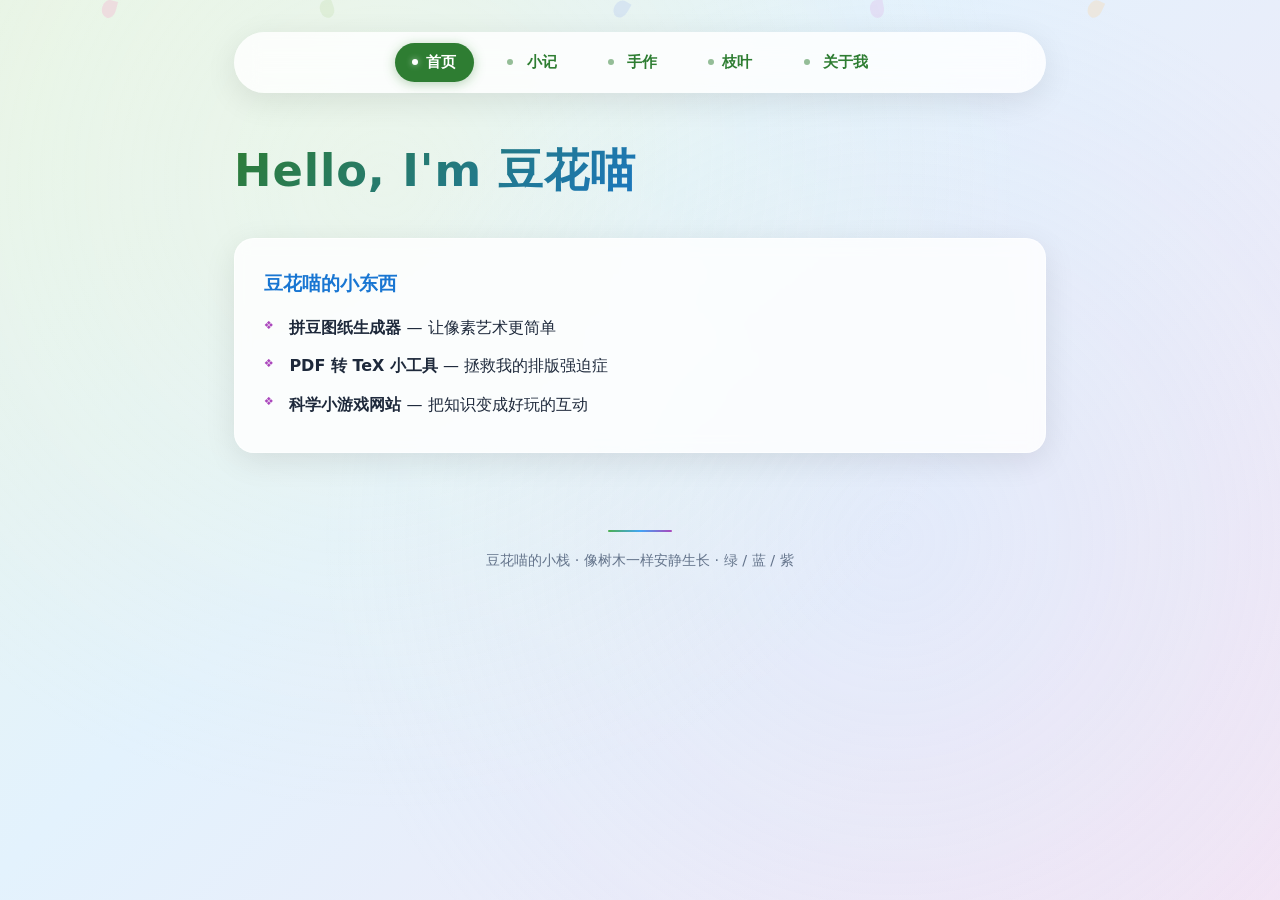
<file: index.html>
<!DOCTYPE html>
<html lang="zh-CN">
<head>
<meta charset="UTF-8">
<meta name="viewport" content="width=device-width, initial-scale=1.0">
<title>豆花喵的小栈</title>
<style>
  /* ===== 设计令牌 ===== */
  :root {
    --green:       #2E7D32;
    --green-light: #4CAF50;
    --green-pale:  #e8f5e9;
    --blue:        #1976D2;
    --blue-light:  #42A5F5;
    --blue-pale:   #e3f2fd;
    --purple:      #7B1FA2;
    --purple-light:#AB47BC;
    --purple-pale: #f3e5f5;
    --text:        #1e293b;
    --text-muted:  #64748b;
    --bg:          #f1f8e9;
    --card-bg:     rgba(255,255,255,0.82);
    --card-border: rgba(255,255,255,0.55);
    --shadow-sm:   0 4px 16px rgba(0,0,0,0.06);
    --shadow-md:   0 8px 32px rgba(0,0,0,0.09);
    --shadow-lg:   0 12px 40px rgba(0,0,0,0.13);
    --radius-sm:   12px;
    --radius-md:   20px;
    --radius-full: 50px;
    --transition:  0.3s cubic-bezier(.4,0,.2,1);
  }

  /* ===== 重置 ===== */
  *, *::before, *::after { margin:0; padding:0; box-sizing:border-box; }

  /* ===== 全局 ===== */
  body {
    font-family: 'Segoe UI', 'PingFang SC', system-ui, -apple-system, sans-serif;
    background: linear-gradient(135deg, var(--green-pale) 0%, var(--blue-pale) 40%, var(--purple-pale) 100%) fixed;
    color: var(--text);
    min-height: 100vh;
    overflow-x: hidden;
    line-height: 1.7;
  }

  /* ===== 柔和光晕背景 ===== */
  body::before {
    content: '';
    position: fixed; inset: 0;
    background:
      radial-gradient(circle at 30% 20%, rgba(255,255,200,0.22) 0%, transparent 55%),
      radial-gradient(circle at 70% 60%, rgba(200,230,255,0.20) 0%, transparent 55%);
    pointer-events: none; z-index: 0;
    animation: sunShift 20s infinite alternate ease-in-out;
  }
  @keyframes sunShift {
    from { transform: translate(0,0); }
    to   { transform: translate(3%, 2%); }
  }

  /* ===== 飘落花瓣（纯 CSS，不用 emoji） ===== */
  .petal {
    position: fixed;
    z-index: 0;
    pointer-events: none;
    animation: fall linear infinite;
  }
  .petal::after {
    content: '';
    display: block;
    width: 14px;
    height: 18px;
    border-radius: 50% 0 50% 50%;
    background: var(--color, #e8b4c8);
    opacity: 0.55;
    transform: rotate(var(--rot, 0deg));
  }
  .petal:nth-child(1) { left: 8%;  --color:#f0c8d8; --rot:15deg;  animation-duration:14s; animation-delay: 0s; }
  .petal:nth-child(2) { left:25%;  --color:#d4e8c8; --rot:-20deg; animation-duration:18s; animation-delay:-5s; }
  .petal:nth-child(3) { left:48%;  --color:#c8d8f0; --rot:30deg;  animation-duration:12s; animation-delay:-10s;}
  .petal:nth-child(4) { left:68%;  --color:#e0d0f0; --rot:-10deg; animation-duration:16s; animation-delay:-3s; }
  .petal:nth-child(5) { left:85%;  --color:#f0e0c8; --rot:25deg;  animation-duration:20s; animation-delay:-8s; }
  @keyframes fall {
    0%   { transform: translateY(-10vh) translateX(0)    rotate(0deg);  opacity:0; }
    8%   { opacity:0.55; }
    92%  { opacity:0.55; }
    100% { transform: translateY(110vh) translateX(30px) rotate(360deg); opacity:0; }
  }

  /* ===== 布局 ===== */
  .container {
    max-width: 860px;
    margin: 0 auto;
    padding: 2rem 1.5rem 1rem;
    position: relative;
    z-index: 1;
  }

  /* ===== 导航 ===== */
  nav {
    display: flex;
    gap: 1rem;
    justify-content: center;
    flex-wrap: wrap;
    margin-bottom: 2.5rem;
    background: var(--card-bg);
    backdrop-filter: blur(12px);
    -webkit-backdrop-filter: blur(12px);
    padding: 0.7rem 2rem;
    border-radius: var(--radius-full);
    box-shadow: var(--shadow-md);
    position: sticky;
    top: 1rem;
    z-index: 10;
  }
  nav a {
    text-decoration: none;
    font-weight: 600;
    color: var(--green);
    padding: 0.4rem 1.1rem;
    border-radius: var(--radius-full);
    transition: all var(--transition);
    font-size: 0.95rem;
    position: relative;
  }
  nav a::before {
    content: '';
    display: inline-block;
    width: 6px; height: 6px;
    border-radius: 50%;
    background: currentColor;
    margin-right: 0.5rem;
    vertical-align: middle;
    opacity: 0.5;
    transition: all var(--transition);
  }
  nav a:hover,
  nav a.active {
    background: var(--green);
    color: #fff;
    box-shadow: 0 2px 12px rgba(46,125,50,0.35);
  }
  nav a:hover::before,
  nav a.active::before {
    opacity: 1;
    background: #fff;
    box-shadow: 0 0 6px rgba(255,255,255,0.6);
  }

  /* ===== 页面切换 ===== */
  .page {
    display: none;
    animation: fadeUp 0.45s ease;
  }
  .page.active { display: block; }
  @keyframes fadeUp {
    from { opacity: 0; transform: translateY(14px); }
    to   { opacity: 1; transform: translateY(0); }
  }

  /* ===== 标题 ===== */
  h1 {
    font-size: 2.8rem;
    margin-bottom: 1.8rem;
    background: linear-gradient(135deg, var(--green) 0%, var(--blue) 60%, var(--purple) 100%);
    -webkit-background-clip: text;
    -webkit-text-fill-color: transparent;
    background-clip: text;
    font-weight: 800;
    letter-spacing: 0.02em;
  }
  h2 {
    font-size: 1.9rem;
    margin: 1.6rem 0 1.2rem;
    color: var(--green);
    padding-left: 1.2rem;
    position: relative;
    font-weight: 700;
  }
  h2::before {
    content: '';
    position: absolute;
    left: 0; top: 0.15em; bottom: 0.15em;
    width: 5px;
    border-radius: 3px;
    background: linear-gradient(180deg, var(--blue-light), var(--purple-light));
  }
  h2::after {
    content: '';
    display: block;
    width: 48px;
    height: 2px;
    background: linear-gradient(90deg, var(--green-light), transparent);
    margin-top: 0.35rem;
    border-radius: 1px;
  }
  h3 {
    margin: 0 0 0.5rem;
    color: var(--blue);
    font-size: 1.2rem;
    font-weight: 700;
  }
  h4 {
    margin: 1.2rem 0 0.5rem;
    color: var(--purple);
    font-size: 1.05rem;
    font-weight: 700;
    display: flex;
    align-items: center;
    gap: 0.45rem;
  }
  h4::before {
    content: '';
    display: inline-block;
    width: 8px; height: 8px;
    background: var(--purple-light);
    border-radius: 2px;
    transform: rotate(45deg);
    flex-shrink: 0;
  }

  /* ===== 卡片 ===== */
  .card {
    background: var(--card-bg);
    backdrop-filter: blur(8px);
    -webkit-backdrop-filter: blur(8px);
    border-radius: var(--radius-md);
    padding: 1.8rem;
    margin-bottom: 1.8rem;
    box-shadow: var(--shadow-md);
    border: 1px solid var(--card-border);
    transition: transform var(--transition), box-shadow var(--transition);
    position: relative;
    overflow: hidden;
  }
  .card::after {
    content: '';
    position: absolute;
    top: 0; left: 0; right: 0;
    height: 3px;
    background: linear-gradient(90deg, var(--green-light), var(--blue-light), var(--purple-light));
    opacity: 0;
    transition: opacity var(--transition);
  }
  .card:hover {
    transform: translateY(-4px);
    box-shadow: var(--shadow-lg);
  }
  .card:hover::after {
    opacity: 1;
  }

  /* ===== 标签 ===== */
  .tag {
    display: inline-block;
    padding: 0.2rem 0.8rem;
    border-radius: var(--radius-sm);
    font-size: 0.78rem;
    font-weight: 600;
    margin-right: 0.35rem;
    vertical-align: middle;
    color: #fff;
    background: var(--green-light);
    letter-spacing: 0.03em;
  }
  .tag.blue   { background: var(--blue-light); }
  .tag.purple { background: var(--purple-light); }

  /* ===== 按钮 ===== */
  .btn {
    display: inline-flex;
    align-items: center;
    gap: 0.5rem;
    background: linear-gradient(135deg, var(--green), var(--green-light));
    color: #fff;
    padding: 0.6rem 1.6rem;
    border-radius: var(--radius-full);
    text-decoration: none;
    font-weight: 600;
    font-size: 0.95rem;
    transition: all var(--transition);
    border: none;
    cursor: pointer;
    box-shadow: 0 2px 8px rgba(46,125,50,0.2);
  }
  .btn::after {
    content: '→';
    transition: transform 0.2s;
  }
  .btn:hover {
    transform: translateY(-2px);
    box-shadow: 0 6px 20px rgba(46,125,50,0.35);
  }
  .btn:hover::after {
    transform: translateX(3px);
  }

  /* ===== 博客列表 ===== */
  .blog-list .article-item {
    padding: 1.1rem 0;
    border-bottom: 1px solid rgba(0,0,0,0.06);
    position: relative;
    padding-left: 1.5rem;
  }
  .blog-list .article-item::before {
    content: '';
    position: absolute;
    left: 0; top: 1.5rem;
    width: 8px; height: 8px;
    border: 2px solid var(--green-light);
    border-radius: 50%;
    background: transparent;
    transition: all var(--transition);
  }
  .blog-list .article-item:hover::before {
    background: var(--green-light);
    box-shadow: 0 0 0 4px rgba(76,175,80,0.15);
  }
  .blog-list .article-item:last-child { border-bottom: none; }
  .date {
    font-size: 0.82rem;
    color: var(--text-muted);
    margin-bottom: 0.2rem;
    font-family: 'Cascadia Code', 'Fira Code', 'Consolas', monospace;
    letter-spacing: 0.04em;
  }

  /* ===== 功能列表 ===== */
  .feature-list {
    list-style: none;
    padding: 0;
  }
  .feature-list li {
    padding: 0.35rem 0 0.35rem 1.6rem;
    position: relative;
    line-height: 1.7;
  }
  .feature-list li::before {
    content: '❖';
    position: absolute;
    left: 0;
    color: var(--purple-light);
    font-size: 0.7rem;
    top: 0.45rem;
  }

  /* ===== 技术栈 / 许可证标签 ===== */
  .tech-stack,
  .license-tag {
    display: inline-block;
    padding: 0.3rem 0.85rem;
    border-radius: 8px;
    font-size: 0.84rem;
    margin: 0.4rem 0;
  }
  .tech-stack  {
    background: rgba(123,31,162,0.08);
    color: var(--purple);
    font-family: 'Cascadia Code', 'Fira Code', 'Consolas', monospace;
    border: 1px solid rgba(123,31,162,0.12);
  }
  .license-tag {
    background: rgba(25,118,210,0.08);
    color: var(--blue);
    border: 1px solid rgba(25,118,210,0.12);
  }

  /* ===== 提示框 ===== */
  .note {
    background: rgba(255,248,200,0.4);
    padding: 0.9rem 1.2rem;
    border-radius: var(--radius-sm);
    border-left: 4px solid var(--blue-light);
    margin: 1rem 0;
    font-size: 0.9rem;
    line-height: 1.65;
  }
  .note strong {
    color: var(--blue);
  }

  /* ===== 分隔装饰线 ===== */
  .ornament {
    display: flex;
    align-items: center;
    gap: 0.6rem;
    margin: 1.5rem 0;
    color: var(--text-muted);
    font-size: 0.88rem;
    font-style: italic;
  }
  .ornament::before,
  .ornament::after {
    content: '';
    flex: 1;
    height: 1px;
    background: linear-gradient(90deg, transparent, rgba(0,0,0,0.1), transparent);
  }

  /* ===== 页脚 ===== */
  footer {
    text-align: center;
    padding: 2rem 1rem 2.5rem;
    color: var(--text-muted);
    font-size: 0.9rem;
    position: relative;
    z-index: 1;
  }
  footer::before {
    content: '';
    display: block;
    width: 64px;
    height: 2px;
    background: linear-gradient(90deg, var(--green-light), var(--blue-light), var(--purple-light));
    margin: 0 auto 1rem;
    border-radius: 1px;
  }

  /* ===== 响应式 ===== */
  @media (max-width: 600px) {
    .container { padding: 1rem 1rem 0.5rem; }
    h1 { font-size: 2rem; }
    h2 { font-size: 1.5rem; }
    nav {
      gap: 0.3rem;
      padding: 0.55rem 0.8rem;
      border-radius: var(--radius-md);
      top: 0.5rem;
    }
    nav a { font-size: 0.82rem; padding: 0.3rem 0.6rem; }
    .card { padding: 1.2rem; }
  }
</style>
</head>
<body>

<!-- 飘落花瓣 —— 纯 CSS 绘制，无 emoji -->
<div class="petal" aria-hidden="true"></div>
<div class="petal" aria-hidden="true"></div>
<div class="petal" aria-hidden="true"></div>
<div class="petal" aria-hidden="true"></div>
<div class="petal" aria-hidden="true"></div>

<div class="container">
  <nav aria-label="主导航">
    <a href="#home"     class="nav-link active" data-page="home"     aria-current="page">首页</a>
    <a href="#blog"     class="nav-link"        data-page="blog">                     小记</a>
    <a href="#projects" class="nav-link"        data-page="projects">                 手作</a>
    <a href="garden.html"                                                              >枝叶</a>
    <a href="#about"    class="nav-link"        data-page="about">                    关于我</a>
  </nav>

  <main>
    <!-- ========== 首页 ========== -->
    <section id="home" class="page active" aria-labelledby="home-title">
      <h1 id="home-title">Hello, I'm 豆花喵</h1>

      <div class="card">
        <h3>豆花喵的小东西</h3>
        <ul class="feature-list">
          <li><strong>拼豆图纸生成器</strong> — 让像素艺术更简单</li>
          <li><strong>PDF 转 TeX 小工具</strong> — 拯救我的排版强迫症</li>
          <li><strong>科学小游戏网站</strong> — 把知识变成好玩的互动</li>
        </ul>
      </div>
    </section>

    <!-- ========== 小记 ========== -->
    <section id="blog" class="page" aria-labelledby="blog-title">
      <h2 id="blog-title">学习与新发现</h2>
      <div class="blog-list">
        <article class="article-item">
          <p class="date">2026 · 08 · 16</p>
          <h3><a href="blog/missing-data-mechanisms.html" style="text-decoration:none; color:inherit;">缺失数据的三种机制：MCAR、MAR 与 MNAR</a></h3>
          <p style="font-size:0.88rem; color:var(--text-muted); margin-top:0.2rem;">从"数据为什么缺失"到"缺失与未观测变量的关系"；偏倚与无偏代表的含义，以及 MAR 里最容易被误解的一点</p>
        </article>
        <article class="article-item">
          <p class="date">2026 · 07 · 04</p>
          <h3><a href="blog/analysis-level-practice.html" style="text-decoration:none; color:inherit;">数学分析级练习：概念、技巧与元思考</a></h3>
          <p style="font-size:0.88rem; color:var(--text-muted); margin-top:0.2rem;">莱布尼茨公式三通道拆解、全微分视角、经典积分推导、极坐标的r、sin x的哲学隐喻</p>
        </article>
        <article class="article-item">
          <p class="date">2026 · 07 · 04</p>
          <h3><a href="blog/comprehensive-review-problems.html" style="text-decoration:none; color:inherit;">微积分综合复习题集</a></h3>
          <p style="font-size:0.88rem; color:var(--text-muted); margin-top:0.2rem;">五大模块40+题：定积分应用、多元微分、二重积分、级数、微分方程——含详解与综合检测</p>
        </article>
        <article class="article-item">
          <p class="date">2026 · 07 · 04</p>
          <h3><a href="blog/double-integral-advanced-geometry.html" style="text-decoration:none; color:inherit;">二重积分进阶与空间几何生成</a></h3>
          <p style="font-size:0.88rem; color:var(--text-muted); margin-top:0.2rem;">累次积分难度递增、X/Y型区域互换、对称简化；锥体vs抛物面；母线旋转与准线平移生成一切几何体</p>
        </article>
        <article class="article-item">
          <p class="date">2026 · 07 · 04</p>
          <h3><a href="blog/geometric-applications-moments.html" style="text-decoration:none; color:inherit;">定积分的几何应用、二重积分与矩</a></h3>
          <p style="font-size:0.88rem; color:var(--text-muted); margin-top:0.2rem;">面积、旋转体体积（圆盘法/壳层法）、极坐标、二重积分；sin x与cos x的体积之争；矩的概念阶梯；七类错误地图</p>
        </article>
        <article class="article-item">
          <p class="date">2026 · 07 · 04</p>
          <h3><a href="blog/double-integral-principles.html" style="text-decoration:none; color:inherit;">二重积分：从原理到交换次序</a></h3>
          <p style="font-size:0.88rem; color:var(--text-muted); margin-top:0.2rem;">积分限→不等式→画区域→交换次序的底层逻辑；被积函数是切片还是整体？z=1时为什么积分等于面积</p>
        </article>
        <article class="article-item">
          <p class="date">2026 · 07 · 03</p>
          <h3><a href="blog/calculus-learning-journey.html" style="text-decoration:none; color:inherit;">从微积分到测度：一次深度学习漫游</a></h3>
          <p style="font-size:0.88rem; color:var(--text-muted); margin-top:0.2rem;">微积分基本定理、黎曼可积、勒贝格测度、多项式因式分解、定积分计算陷阱，以及与 DeepSeek 的一场数学对话</p>
        </article>
        <article class="article-item">
          <p class="date">2026 · 07 · 03</p>
          <h3><a href="blog/derivative-limit-integral.html" style="text-decoration:none; color:inherit;">求导、极限与积分：从定义到实战</a></h3>
          <p style="font-size:0.88rem; color:var(--text-muted); margin-top:0.2rem;">从导数定义推导全部求导公式；极限计算10类常见错误与10道找茬题；基本积分公式专项练习</p>
        </article>
        <article class="article-item">
          <p class="date">2026 · 07 · 03</p>
          <h3><a href="blog/advanced-integration-review.html" style="text-decoration:none; color:inherit;">进阶积分：错题复盘与技巧内化</a></h3>
          <p style="font-size:0.88rem; color:var(--text-muted); margin-top:0.2rem;">两轮强化训练覆盖凑微分、分部积分、三角换元、有理拆分；逐题详解 + 逐错复盘 + LIATE选u原则</p>
        </article>
        <article class="article-item">
          <p class="date">2026 · 06 · 28</p>
          <h3>怎么把 PDF 转成干净的 LaTeX？</h3>
        </article>
        <article class="article-item">
          <p class="date">2026 · 06 · 20</p>
          <h3>拼豆与像素艺术的数字魔法</h3>
        </article>
      </div>
      <div class="ornament">每次新发现，都会种在这片小森林里</div>
    </section>

    <!-- ========== 手作 ========== -->
    <section id="projects" class="page" aria-labelledby="projects-title">
      <h2 id="projects-title">我的手作项目</h2>

      <!-- 科学小游戏 -->
      <article class="card">
        <h3>"让人'啊'一声的科学问题" 闯关小游戏 <span class="tag purple">游戏</span><span class="tag">教育</span></h3>
        <p>一个面向小学中高年级的科学思维教育互动网站，用"看到奇怪现象 → 追问为什么"的方式，培养好奇心与科学探究精神。</p>

        <h4>双模式体验</h4>
        <ul class="feature-list">
          <li><strong>游客端</strong> — 无需密码，直接闯关答题，体验四种问题类型的思维挑战</li>
          <li><strong>教师演示端</strong> — 输入密码进入，逐步揭示问题背景、解题思路和完整答案，适合课堂教学演示</li>
        </ul>

        <h4>四道关卡</h4>
        <ul class="feature-list">
          <li><strong>情境问题</strong> — 生活中的奇怪现象：费曼的水杯取硬币、一只手喝倒扣水杯的水……从"这怎么可能？！"出发，感受观察现象 → 追问本质的探究过程</li>
          <li><strong>语言问题</strong> — 文字的奥秘：标点符号谜题、语序差异、一词多义，体会语言表达的精确性与丰富性，原来科学也需要"会说话"</li>
          <li><strong>策略问题</strong> — 量水与分药：5L 和 3L 水壶量出 4L 水的互动操作谜题，在多种方案中寻找最优解。教师端还有经典分药难题的三步拆解，让孩子体验"思考如何思考"</li>
          <li><strong>逻辑问题</strong> — 骑士与无赖：两条路、两个人、一个关键问题。通过角色扮演和表格分析，破解逻辑谜题，感受演绎推理的力量</li>
        </ul>

        <h4>设计特色</h4>
        <ul class="feature-list">
          <li>仙桃田园风格 Canvas 动态背景：远山、桃树、花瓣飘落</li>
          <li>童趣化卡片界面，彩虹渐变装饰，适合小学生使用</li>
          <li>响应式布局，适配电脑、平板和手机</li>
        </ul>

        <h4>内容来源与致谢</h4>
        <p style="font-size:0.9rem;">本游戏的问题设计，部分改编与参考自：</p>
        <ul class="feature-list" style="font-size:0.9rem;">
          <li>本人"三下乡"支教磨课期间制作的教学 PPT</li>
          <li>《浴缸里的惊叹：256 道让你恍然大悟的趣题》（顾森 著）</li>
        </ul>
        <p style="font-size:0.9rem;">在此对顾森老师表达诚挚的感谢。书中的精彩趣题为本游戏提供了核心的思维训练框架与灵感。</p>

        <p><span class="license-tag">CC BY-SA 4.0</span></p>

        <div style="margin-top:1rem;">
          <a href="https://g8cdzx23d8.coze.site" class="btn" target="_blank" rel="noopener">开始游戏</a>
        </div>
      </article>

      <!-- 拼豆图纸生成器 -->
      <article class="card">
        <h3>拼豆图纸生成器 <span class="tag">前端</span><span class="tag blue">创意</span></h3>
        <p>
          大学美育课要交手工作品，我没什么好手艺，打算拼豆。但碰上了比赛，时间紧，想请人帮忙，结果一问——拼豆设计稿要 50 块钱。算了。<br>
          刚好我的 Matlab 又坏了，干脆把 slandarer 大佬的 Matlab 拼豆图纸生成代码改成了 Python 版。
        </p>
        <p>现在，把任意图片一键转换为拼豆图纸，内置 Mard 221 色标准色卡，自动限制颜色数量，输出带色号和网格的像素对照图，非常适合手工拼豆制作参考。</p>

        <h4>功能亮点</h4>
        <ul class="feature-list">
          <li>支持任意尺寸的 JPG / PNG 图片，自动居中裁剪为正方形</li>
          <li>内置 Mard 拼豆官方 221 色卡，颜色还原度高</li>
          <li>可自定义像素尺寸（默认 50×50）和最大使用颜色数</li>
          <li>输出高清图纸，包含：带网格和坐标的像素图、每个像素块上标注的色号、右侧图例（色号、颜色块和所需豆子数量）</li>
          <li>纯 Python 实现，无需额外软件</li>
        </ul>

        <p><span class="tech-stack">Python 3 · NumPy · Matplotlib · Pillow</span></p>

        <h4>灵感与致谢</h4>
        <p style="font-size:0.9rem;">本项目的核心图像转换算法思路，受到了以下优秀作品的启发：</p>
        <ul class="feature-list" style="font-size:0.9rem;">
          <li>原作者：MATLAB-pairplot（GitHub）</li>
          <li>微信公众号：slandarer 随笔</li>
          <li>文章：《MATLAB | 如何使用 MATLAB 生成拼豆图纸》（2025-11-11）</li>
        </ul>
        <p style="font-size:0.9rem;">我重新用 Python 独立实现了拼豆图纸生成流程，并在 AI 辅助下进行了大量重构和功能扩展。颜色数据来源于公开的拼豆色库，本人独立整理并收录了 221 种颜色。</p>
        <p style="font-size:0.85rem; color:var(--text-muted);">原始 Matlab 代码的版权归原作者所有。本项目为个人学习、重构与创作实践的衍生作品，代码权利保留。如原作者认为有不妥之处，欢迎随时联系我，我会立刻配合调整。</p>

        <div style="margin-top:1rem;">
          <a href="https://github.com/Cecilia11-cc/perler-bead-generator" class="btn" target="_blank" rel="noopener">GitHub 仓库</a>
        </div>
      </article>

      <!-- PDF 转 TeX -->
      <article class="card">
        <h3>PDF → LaTeX 转换工具 <small style="font-weight:400;color:var(--text-muted);">via DeepSeek</small> <span class="tag blue">Python</span><span class="tag purple">工具</span></h3>
        <p>
          打比赛的时候我负责写论文，需要根据比赛模板来设计论文框架。可我还是 LaTeX 新手，对着模板发愁——忽然想到，能不能用 API 扫描模板，让模型帮我理解结构？
        </p>
        <p>
          结果真的成了。虽然字体、表格、图片的处理还很粗糙，但这个脚本已经能帮我把一篇 PDF 论文自动转成结构清晰的 LaTeX 草稿，省下了大量从零搭建框架的时间。
        </p>
        <p>一个 Python 脚本，调用 DeepSeek 大模型，将中文数学建模论文 PDF 自动转换为结构清晰的 LaTeX 文档。</p>

        <h4>能做什么</h4>
        <ul class="feature-list">
          <li>提取 PDF 中的全部文字（支持多页）</li>
          <li>自动生成符合中文排版习惯的 LaTeX 文件（ctexart）</li>
          <li>将原文中的公式转为 LaTeX 数学环境</li>
          <li>表格转为三线表（booktabs）</li>
          <li>保留图片、参考文献的占位符</li>
          <li>本地运行，你的 PDF 不会上传到任何地方（仅将提取的文字发送给 DeepSeek API）</li>
        </ul>

        <div class="note">
          <strong>已知限制（使用前必读）</strong><br>
          本项目是一个辅助工具，并非完美的一键转换方案。表格会被提取为纯文字需手动核对；图片转为占位符需手动导出插入；字体使用 ctexart 默认字体与原文档有差异。建议将输出视为"粗排草稿"，在此基础上手动精修，远比从零写起高效得多。
        </div>

        <p><span class="tech-stack">pdfplumber · openai · python-dotenv</span></p>

        <p><span class="license-tag">MIT License</span></p>

        <div style="margin-top:1rem;">
          <a href="https://github.com/Cecilia11-cc/pdf2latex-via-deepseek" class="btn" target="_blank" rel="noopener">GitHub 仓库</a>
        </div>
      </article>

      <div class="ornament">更多想法正在从草稿纸里发芽……</div>
    </section>

    <!-- ========== 关于我 ========== -->
    <section id="about" class="page" aria-labelledby="about-title">
      <h2 id="about-title">关于豆花喵</h2>
      <div class="card">
        <p>我是<strong>豆花喵</strong>，一个喜欢编程、设计和创造的女生。</p>
        <p>喜欢夏天。</p>
        <p>喜欢看恐怖电影，喜欢玩游戏。</p>
      </div>
      <p style="margin-top:1.2rem; color:var(--text-muted); font-style:italic;">想交流的话，在这里放你的邮箱或社交链接吧~</p>
    </section>
  </main>
</div>

<footer>
  豆花喵的小栈 · 像树木一样安静生长 · 绿 / 蓝 / 紫
</footer>

<script>
  (function () {
    var pages    = document.querySelectorAll('.page');
    var navLinks = document.querySelectorAll('.nav-link');

    function showPage(id) {
      for (var i = 0; i < pages.length; i++) {
        pages[i].classList.remove('active');
      }
      for (var j = 0; j < navLinks.length; j++) {
        navLinks[j].classList.remove('active');
        navLinks[j].removeAttribute('aria-current');
      }
      var page = document.getElementById(id);
      var link = document.querySelector('[data-page="' + id + '"]');
      if (page) page.classList.add('active');
      if (link) {
        link.classList.add('active');
        link.setAttribute('aria-current', 'page');
      }
    }

    for (var k = 0; k < navLinks.length; k++) {
      navLinks[k].addEventListener('click', function (e) {
        e.preventDefault();
        var id = this.dataset.page;
        showPage(id);
        history.pushState(null, '', '#' + id);
      });
    }

    window.addEventListener('popstate', function () {
      showPage(getHashId());
    });

    function getHashId() {
      var hash = window.location.hash.replace('#', '');
      return document.getElementById(hash) ? hash : 'home';
    }

    showPage(getHashId());
  })();
</script>

</body>
</html>
</file>
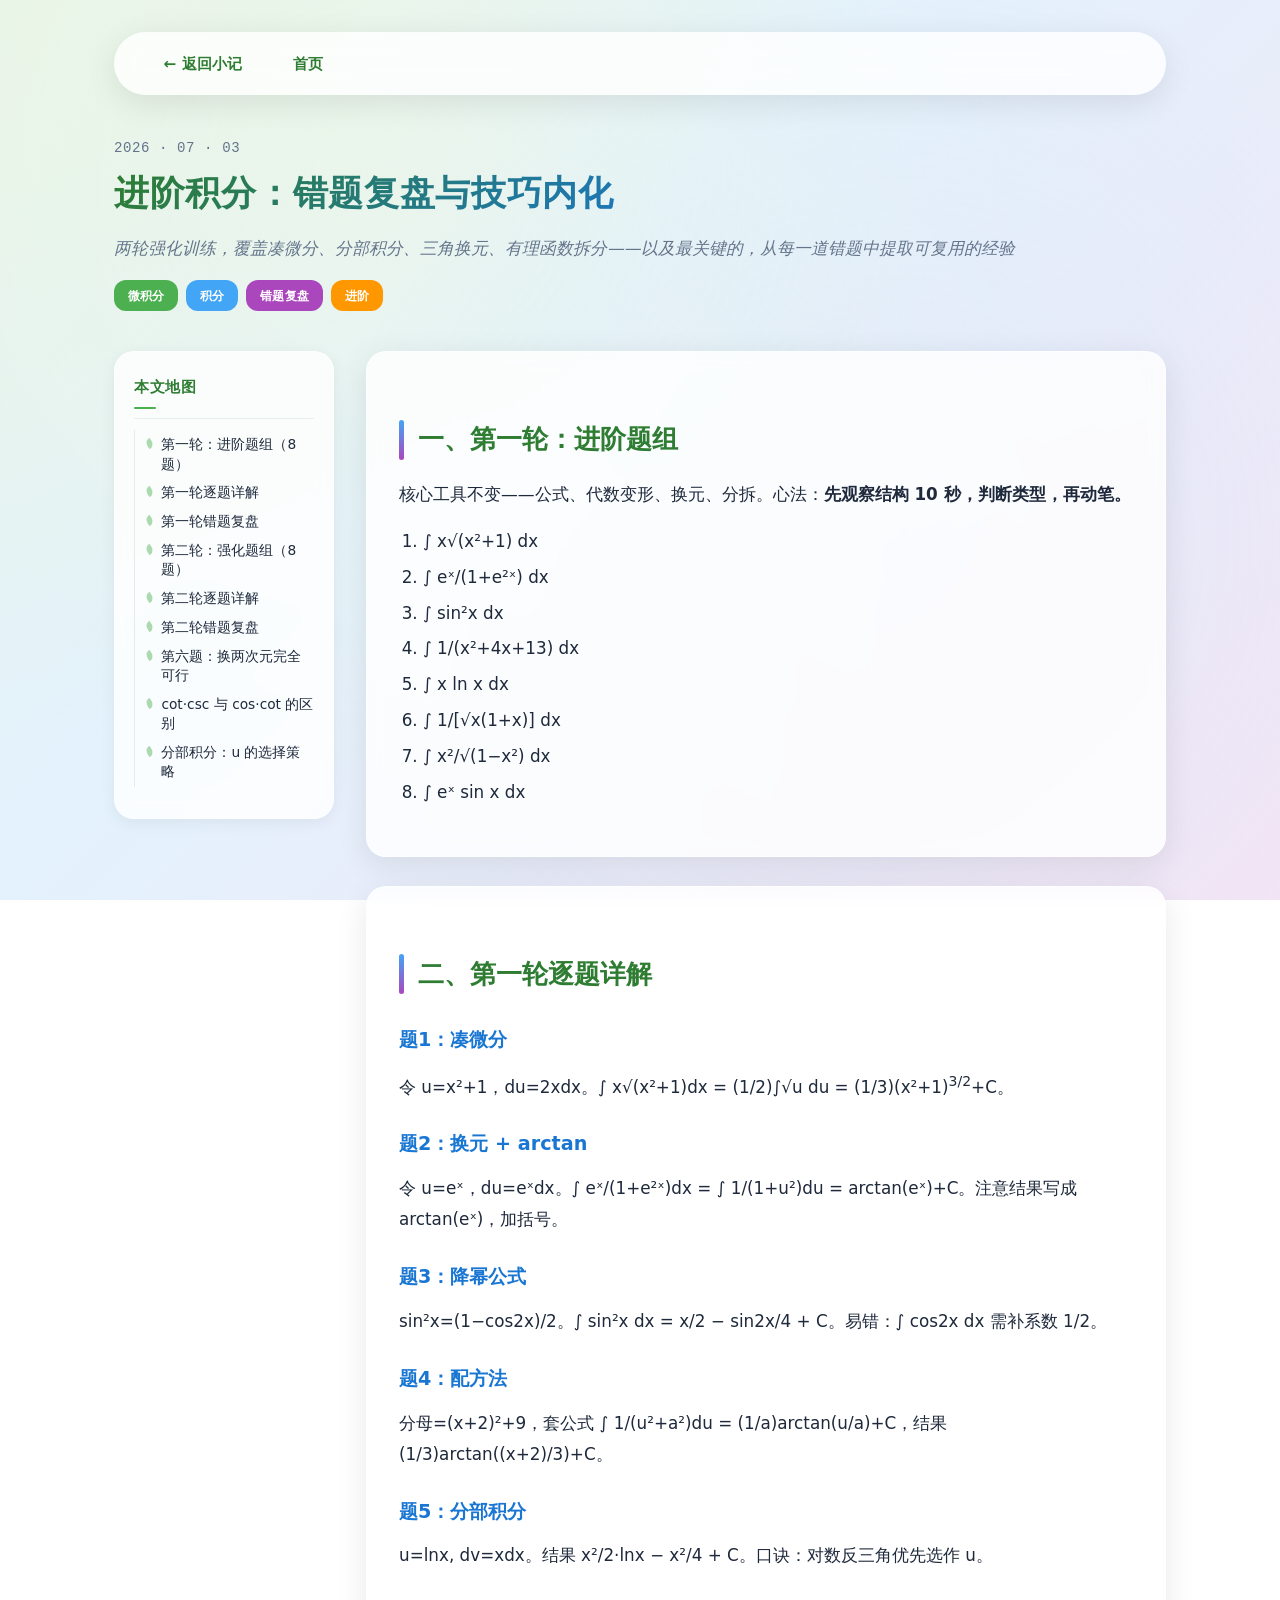
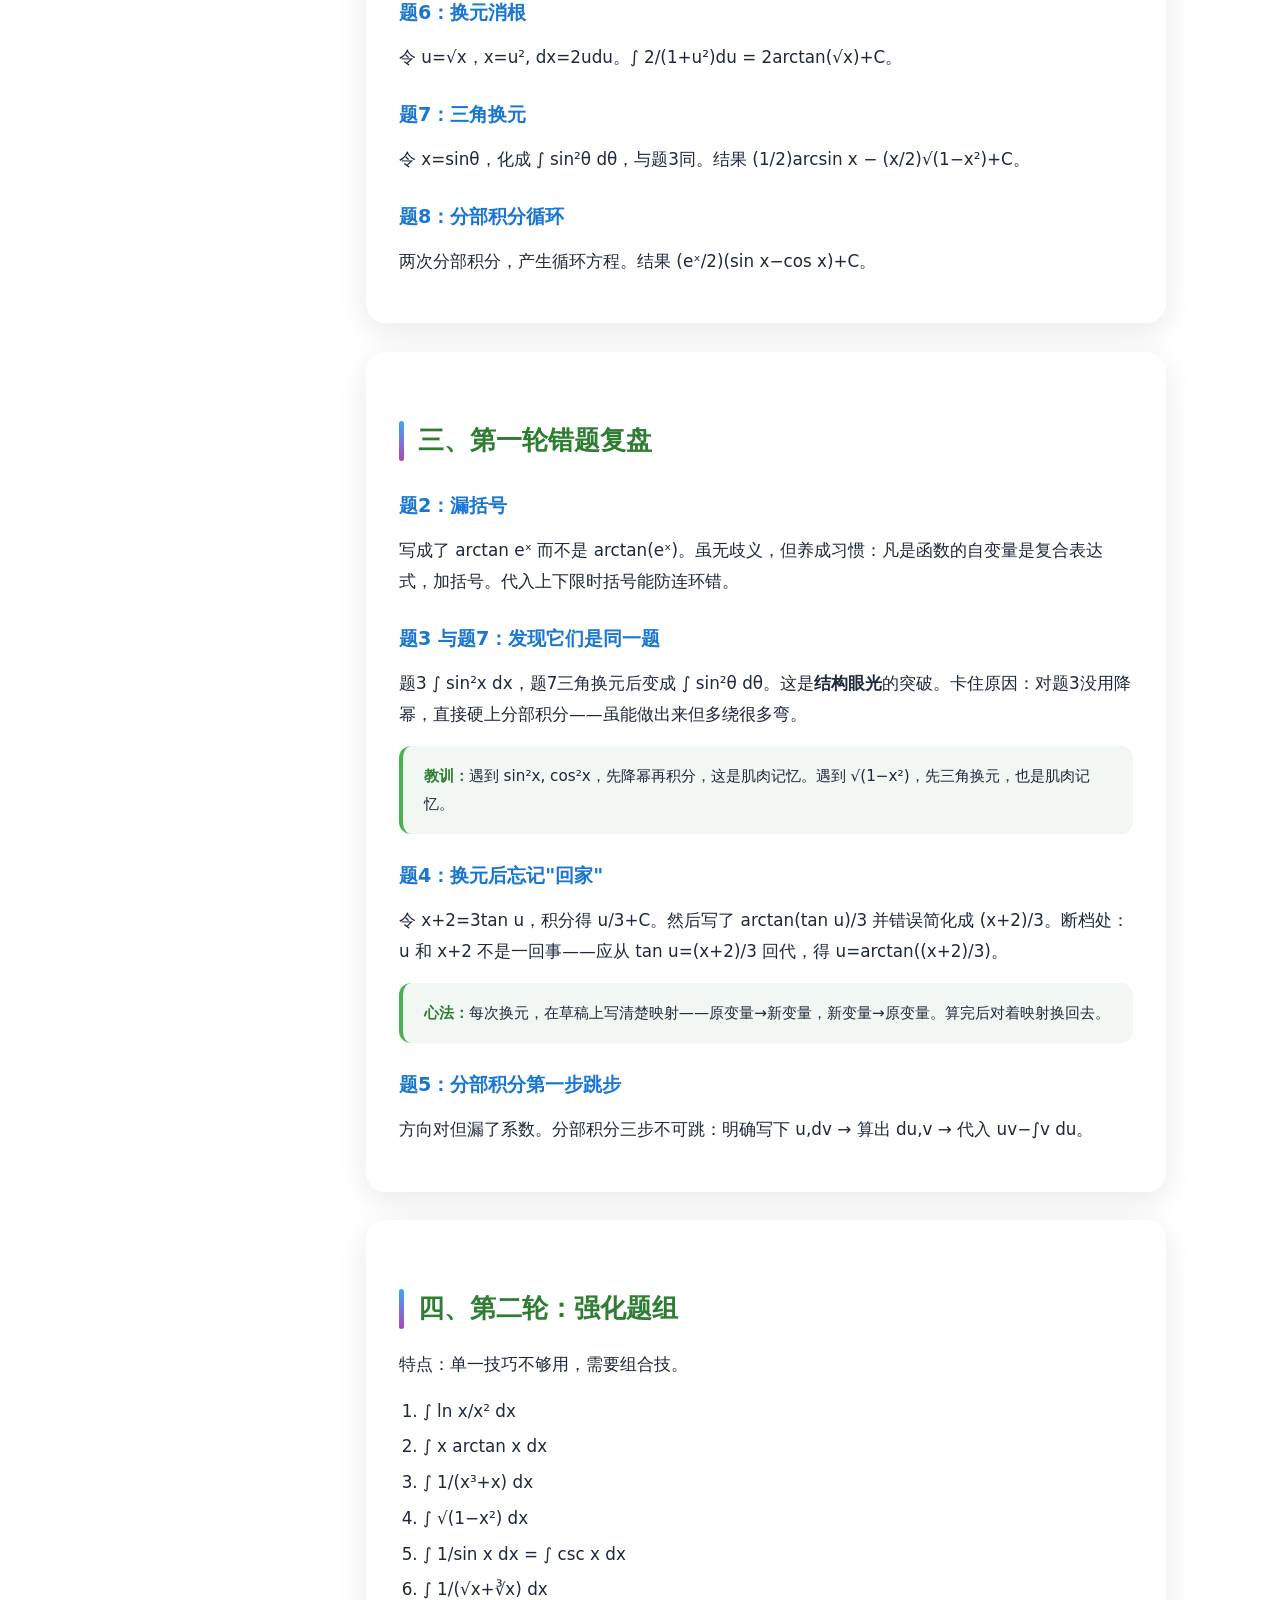
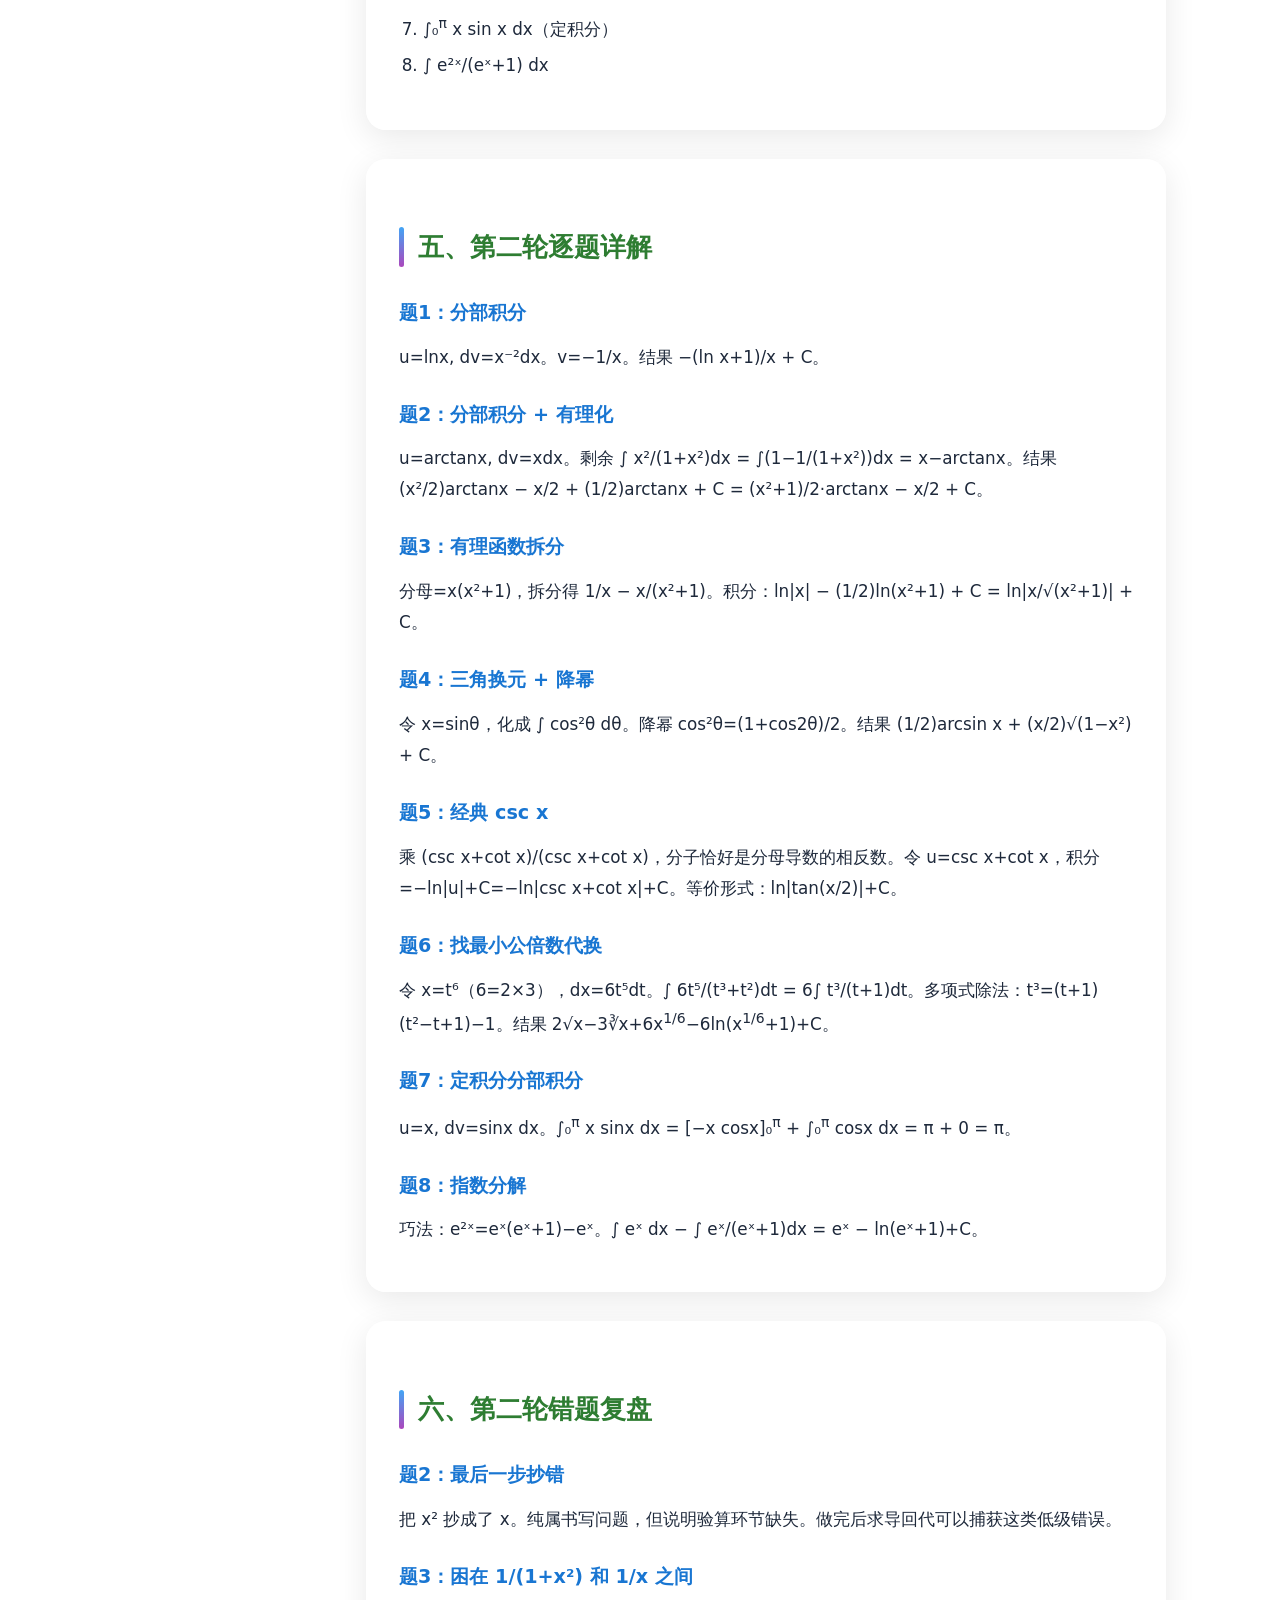
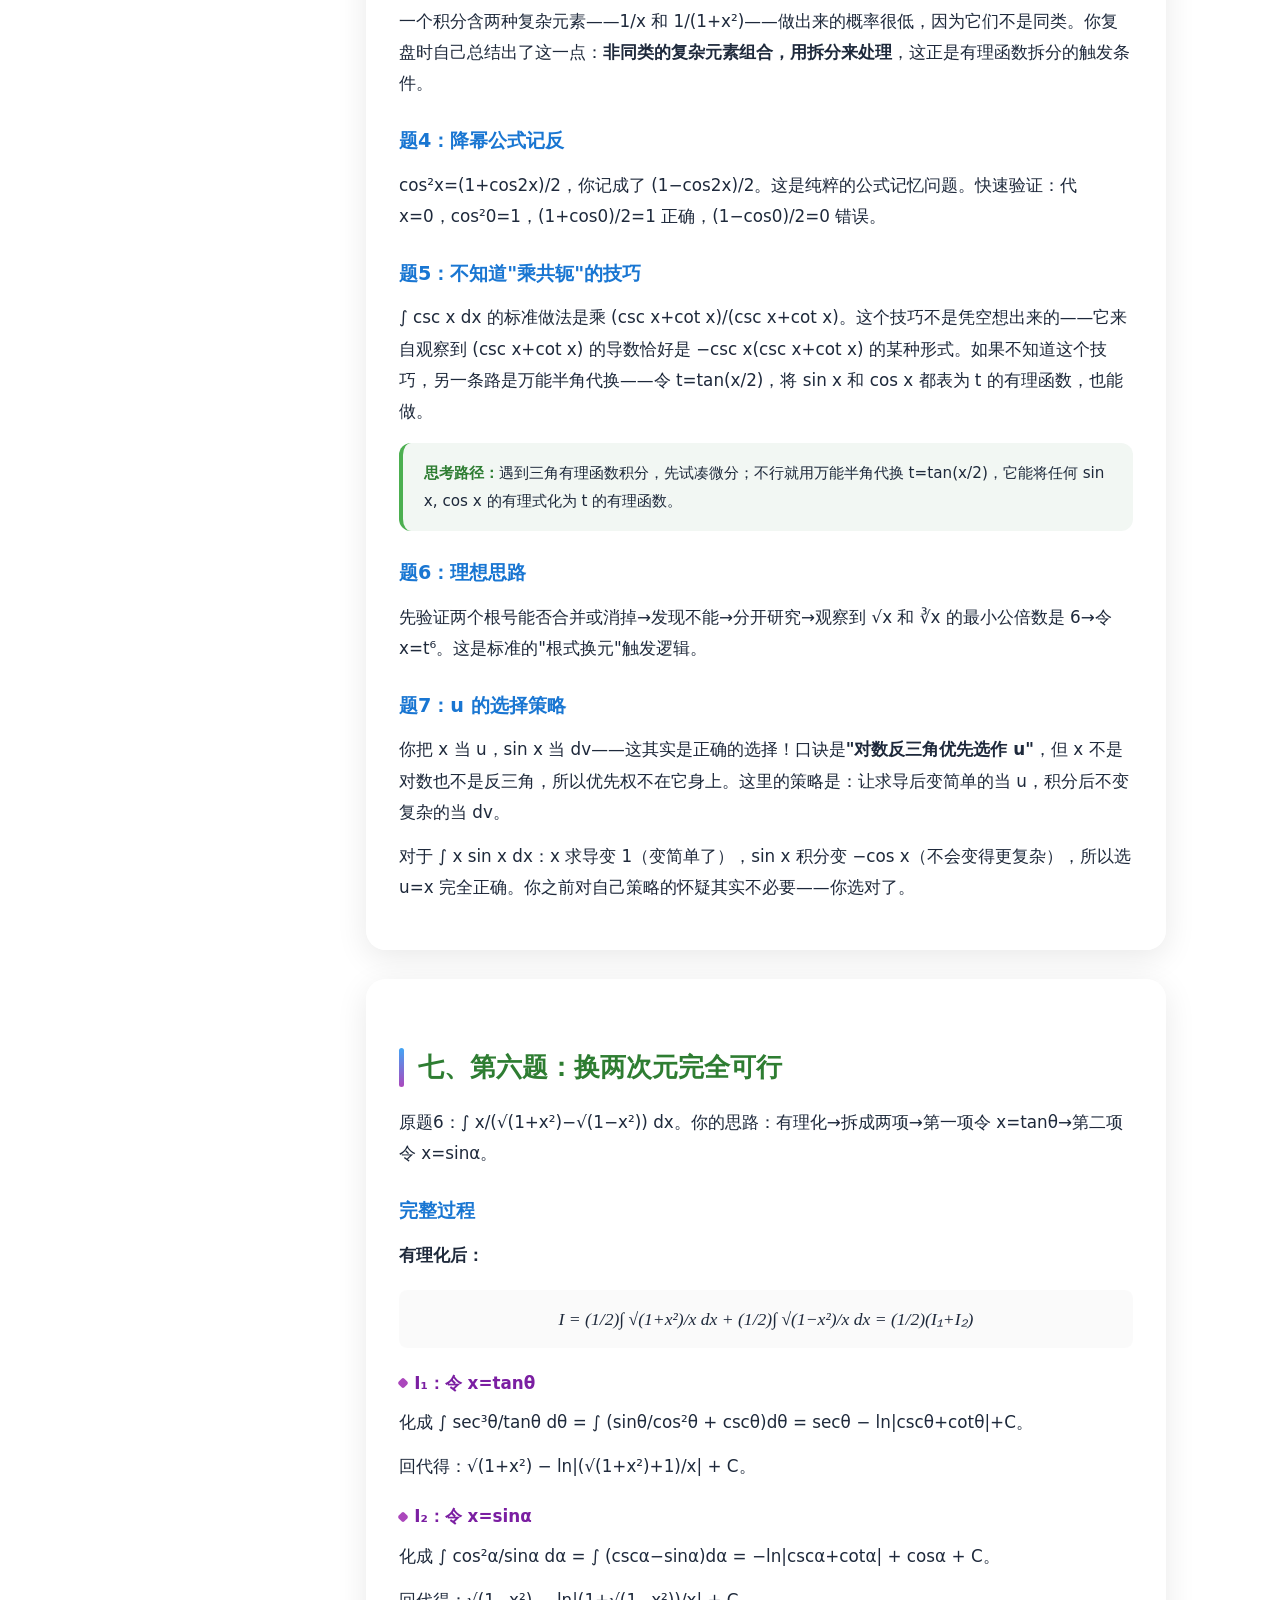
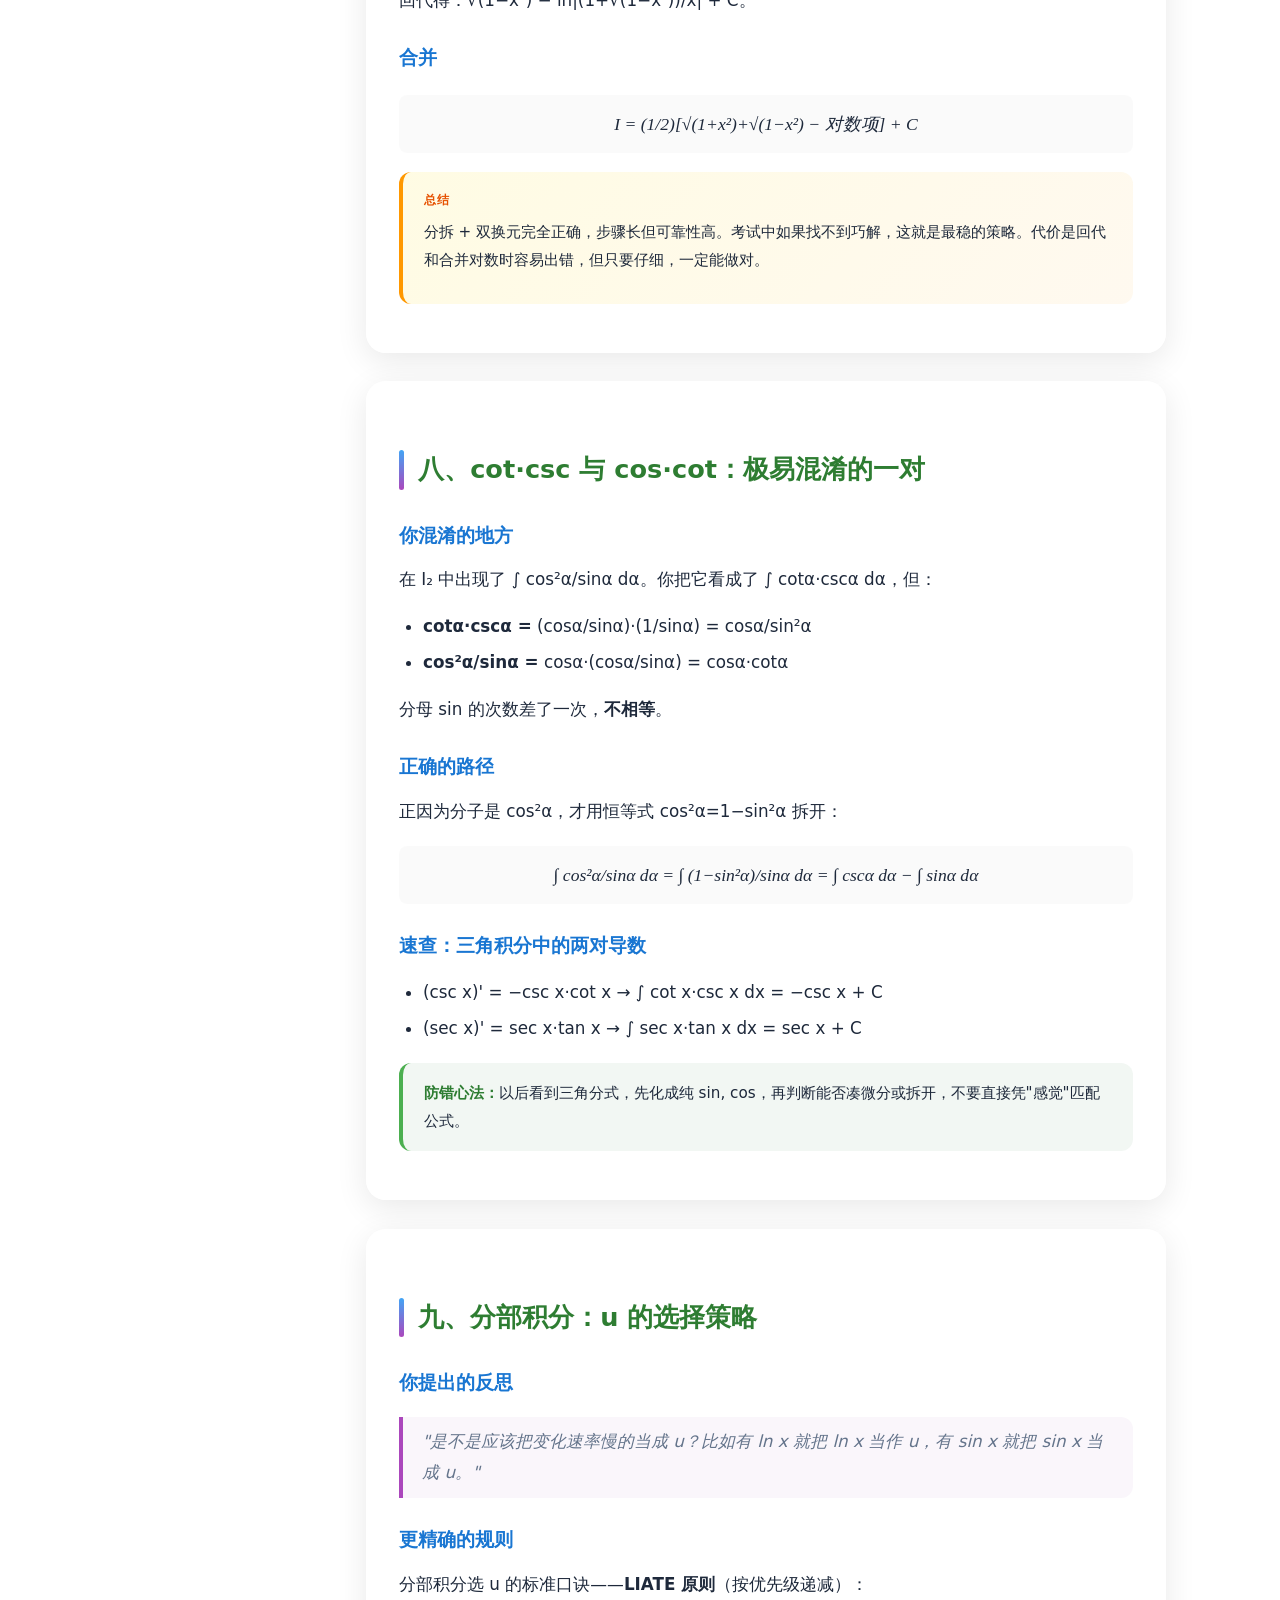
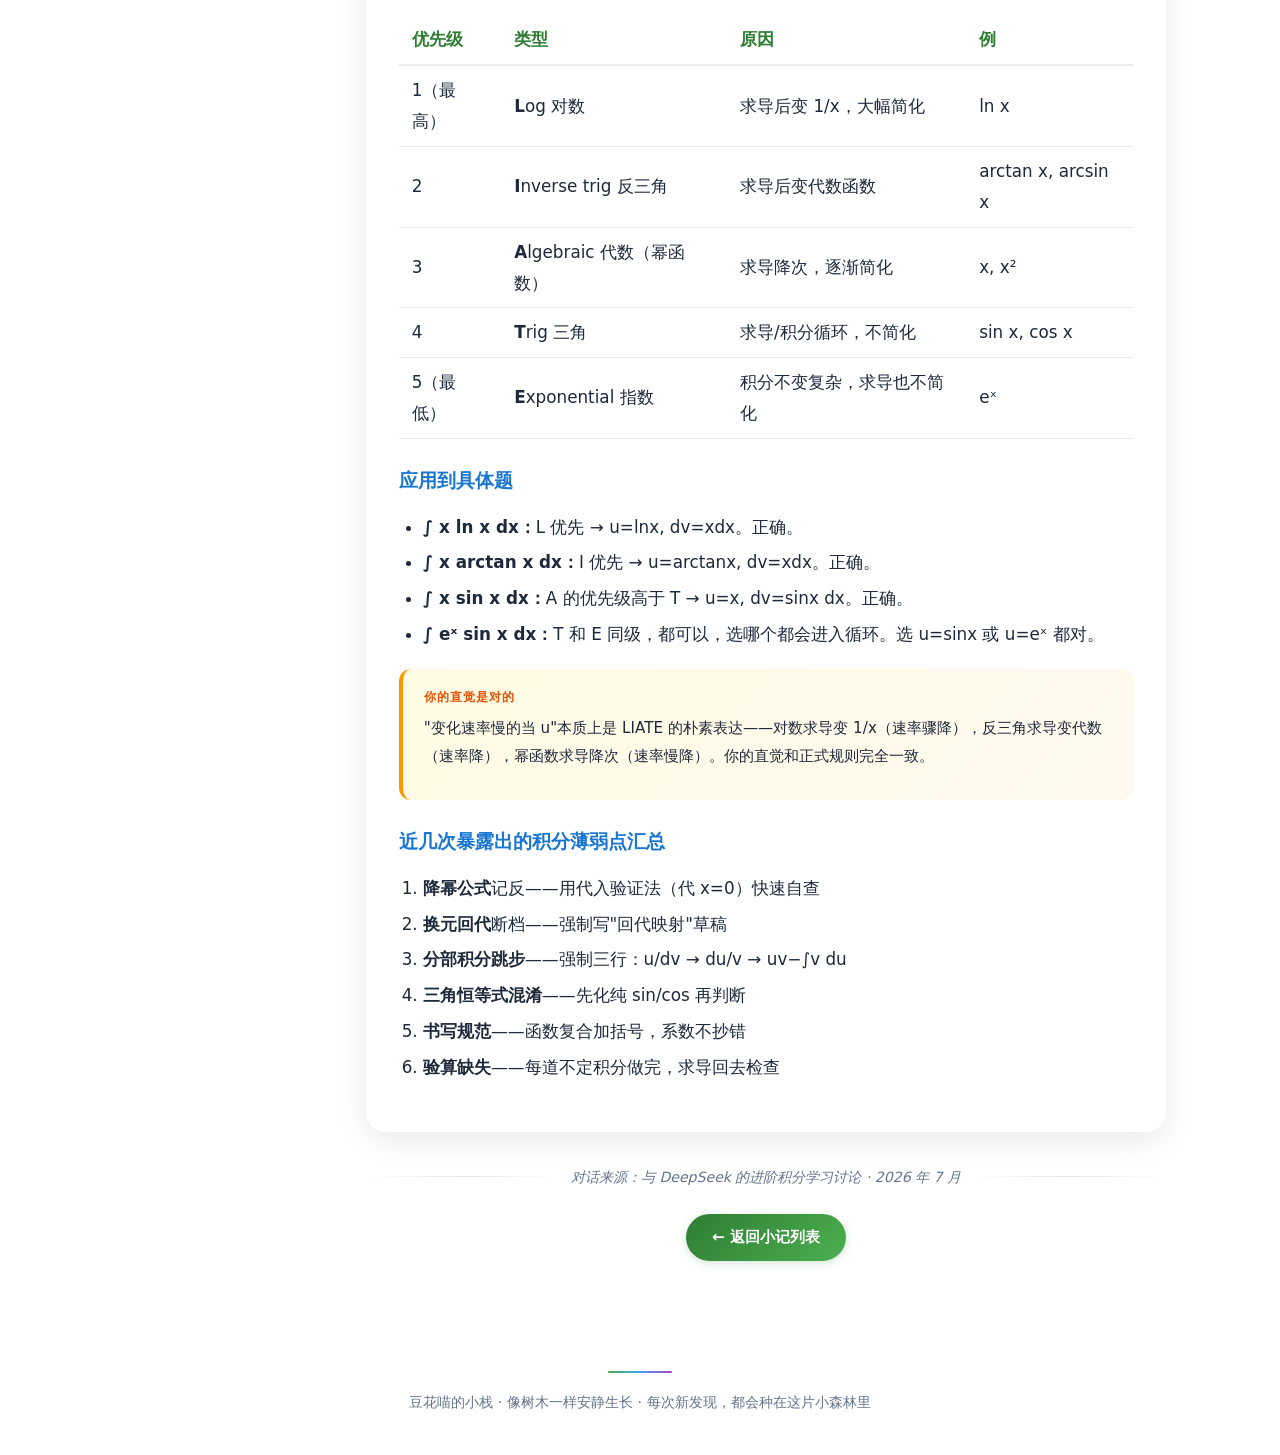
<file: blog/advanced-integration-review.html>
<!DOCTYPE html>
<html lang="zh-CN">
<head>
<meta charset="UTF-8">
<meta name="viewport" content="width=device-width, initial-scale=1.0">
<title>进阶积分：错题复盘与技巧内化 — 豆花喵的小栈</title>
<style>
  :root{--green:#2E7D32;--green-light:#4CAF50;--green-pale:#e8f5e9;--blue:#1976D2;--blue-light:#42A5F5;--blue-pale:#e3f2fd;--purple:#7B1FA2;--purple-light:#AB47BC;--purple-pale:#f3e5f5;--orange:#E65100;--orange-light:#FF9800;--orange-pale:#fff3e0;--text:#1e293b;--text-muted:#64748b;--card-bg:rgba(255,255,255,0.82);--card-border:rgba(255,255,255,0.55);--shadow-sm:0 4px 16px rgba(0,0,0,0.06);--shadow-md:0 8px 32px rgba(0,0,0,0.09);--shadow-lg:0 12px 40px rgba(0,0,0,0.13);--radius-sm:12px;--radius-md:20px;--radius-full:50px;--transition:0.3s cubic-bezier(.4,0,.2,1)}
  *,*::before,*::after{margin:0;padding:0;box-sizing:border-box}
  body{font-family:'Segoe UI','PingFang SC','Noto Serif SC',system-ui,-apple-system,sans-serif;background:linear-gradient(135deg,var(--green-pale) 0%,var(--blue-pale) 40%,var(--purple-pale) 100%) fixed;color:var(--text);min-height:100vh;line-height:1.85;font-size:1.05rem}
  body::before{content:'';position:fixed;inset:0;background:radial-gradient(circle at 30% 20%,rgba(255,255,200,0.22) 0%,transparent 55%),radial-gradient(circle at 70% 60%,rgba(200,230,255,0.20) 0%,transparent 55%);pointer-events:none;z-index:0}
  .container{max-width:1100px;margin:0 auto;padding:2rem 1.5rem 4rem;position:relative;z-index:1}
  .page-layout{display:flex;gap:2rem;align-items:flex-start}
  .sidebar{width:220px;flex-shrink:0;position:sticky;top:6rem}
  .main-content{flex:1;min-width:0}
  nav.top-bar{display:flex;gap:1rem;align-items:center;margin-bottom:2.5rem;background:var(--card-bg);backdrop-filter:blur(12px);-webkit-backdrop-filter:blur(12px);padding:0.7rem 2rem;border-radius:var(--radius-full);box-shadow:var(--shadow-md);position:sticky;top:1rem;z-index:10}
  nav.top-bar a{text-decoration:none;font-weight:600;color:var(--green);padding:0.4rem 1.1rem;border-radius:var(--radius-full);transition:all var(--transition);font-size:0.95rem}
  nav.top-bar a:hover{background:var(--green);color:#fff;box-shadow:0 2px 12px rgba(46,125,50,0.35)}
  nav.top-bar a.back::before{content:'← '}
  .article-header{margin-bottom:2.5rem}
  .article-header .date{font-size:0.88rem;color:var(--text-muted);font-family:'Cascadia Code','Fira Code','Consolas',monospace;letter-spacing:0.04em;margin-bottom:0.5rem}
  .article-header h1{font-size:2.2rem;margin-bottom:1rem;background:linear-gradient(135deg,var(--green) 0%,var(--blue) 60%,var(--purple) 100%);-webkit-background-clip:text;-webkit-text-fill-color:transparent;background-clip:text;font-weight:800;letter-spacing:0.02em;line-height:1.35}
  .article-header .subtitle{font-size:1.05rem;color:var(--text-muted);font-style:italic}
  .tags{display:flex;gap:0.5rem;flex-wrap:wrap;margin-top:1rem}
  .tag{display:inline-block;padding:0.25rem 0.85rem;border-radius:var(--radius-sm);font-size:0.78rem;font-weight:600;color:#fff;background:var(--green-light);letter-spacing:0.03em}
  .tag.blue{background:var(--blue-light)}.tag.purple{background:var(--purple-light)}.tag.orange{background:var(--orange-light)}
  .card{background:var(--card-bg);backdrop-filter:blur(8px);-webkit-backdrop-filter:blur(8px);border-radius:var(--radius-md);padding:2rem;margin-bottom:1.8rem;box-shadow:var(--shadow-md);border:1px solid var(--card-border);position:relative;overflow:hidden}
  .card::after{content:'';position:absolute;top:0;left:0;right:0;height:3px;background:linear-gradient(90deg,var(--green-light),var(--blue-light),var(--purple-light));opacity:0;transition:opacity var(--transition)}
  .card:hover{transform:translateY(-3px);box-shadow:var(--shadow-lg)}.card:hover::after{opacity:1}
  h2{font-size:1.6rem;margin:2rem 0 1rem;color:var(--green);padding-left:1.2rem;position:relative;font-weight:700}
  h2::before{content:'';position:absolute;left:0;top:0.15em;bottom:0.15em;width:5px;border-radius:3px;background:linear-gradient(180deg,var(--blue-light),var(--purple-light))}
  h3{margin:1.5rem 0 0.7rem;color:var(--blue);font-size:1.2rem;font-weight:700}
  h4{margin:1.2rem 0 0.5rem;color:var(--purple);font-size:1.05rem;font-weight:700;display:flex;align-items:center;gap:0.45rem}
  h4::before{content:'';display:inline-block;width:8px;height:8px;background:var(--purple-light);border-radius:2px;transform:rotate(45deg);flex-shrink:0}
  h5{margin:0.9rem 0 0.4rem;color:var(--text);font-size:0.98rem;font-weight:700}
  p{margin-bottom:0.85rem}ul,ol{padding-left:1.5rem;margin-bottom:0.85rem}li{padding:0.2rem 0;line-height:1.75}
  .math{font-family:'Georgia','Times New Roman','STIX Two Math',serif;font-style:italic;color:#1a1a2e;background:rgba(0,0,0,0.03);padding:0.1em 0.3em;border-radius:4px}
  .math-block{display:block;text-align:center;margin:1.2rem 0;padding:0.8rem 1rem;background:rgba(0,0,0,0.02);border-radius:8px;font-family:'Georgia','Times New Roman','STIX Two Math',serif;font-style:italic;font-size:1.1rem;overflow-x:auto;white-space:nowrap}
  .key-point{background:rgba(46,125,50,0.06);padding:1rem 1.3rem;border-radius:var(--radius-sm);border-left:4px solid var(--green-light);margin:1rem 0;font-size:0.95rem}
  .key-point strong{color:var(--green)}
  .insight-box{background:linear-gradient(135deg,rgba(255,248,200,0.5),rgba(255,243,224,0.5));padding:1rem 1.3rem;border-radius:var(--radius-sm);border-left:4px solid var(--orange-light);margin:1rem 0;font-size:0.95rem}
  .insight-box .label{font-weight:700;color:var(--orange);text-transform:uppercase;letter-spacing:0.08em;font-size:0.78rem;margin-bottom:0.4rem}
  blockquote{border-left:4px solid var(--purple-light);margin:1rem 0;padding:0.6rem 1.2rem;background:rgba(123,31,162,0.04);border-radius:0 var(--radius-sm) var(--radius-sm) 0;color:var(--text-muted);font-style:italic}
  .toc{background:var(--card-bg);backdrop-filter:blur(8px);border-radius:var(--radius-md);padding:1.3rem 1.2rem 1.1rem;margin-bottom:0;box-shadow:var(--shadow-sm);border:1px solid var(--card-border)}
  .toc h3{margin-top:0;color:var(--green);font-size:0.92rem;font-weight:700;letter-spacing:0.04em;padding-bottom:0.6rem;margin-bottom:0.7rem;border-bottom:1px solid rgba(46,125,50,0.1)}
  .toc h3::after{content:'';display:block;width:22px;height:1.5px;background:var(--green-light);margin-top:0.45rem;border-radius:1px}
  .toc ol{padding-left:0.6rem;list-style:none;border-left:1px solid rgba(46,125,50,0.12)}
  .toc li{padding:0.3rem 0 0.3rem 0.1rem;line-height:1.4;font-size:0.86rem;position:relative;display:flex;align-items:flex-start;gap:0.5rem}
  .toc li::before{content:'';display:block;width:7px;height:9px;background:var(--green-light);border-radius:80% 0 80% 0;transform:rotate(-40deg);flex-shrink:0;opacity:0.45;transition:all var(--transition);margin-top:0.25rem}
  .toc li:hover::before{opacity:0.85;transform:rotate(-40deg) scale(1.2);background:var(--green)}
  .toc li:has(a.active)::before{opacity:1;background:var(--green);box-shadow:0 0 5px rgba(46,125,50,0.25)}
  .toc a{color:var(--text);text-decoration:none;transition:color 0.2s}
  .toc a:hover{color:var(--green)}.toc a.active{color:var(--green);font-weight:700}
  .table-wrap{overflow-x:auto;margin:1rem 0}
  table{width:100%;border-collapse:collapse}th,td{padding:0.55rem 0.8rem;text-align:left;border-bottom:1px solid rgba(0,0,0,0.08)}th{font-weight:700;color:var(--green);border-bottom-width:2px}
  .err-tag{display:inline-block;padding:0.15rem 0.55rem;border-radius:6px;font-size:0.75rem;font-weight:700;color:#fff;background:#c62828;margin-right:0.3rem;vertical-align:middle}
  .ok-tag{display:inline-block;padding:0.15rem 0.55rem;border-radius:6px;font-size:0.75rem;font-weight:700;color:#fff;background:var(--green-light);margin-right:0.3rem;vertical-align:middle}
  .prob-box{background:rgba(25,118,210,0.04);border:1px dashed var(--blue-light);border-radius:var(--radius-sm);padding:1.2rem 1.5rem;margin:1rem 0}
  .prob-box .prob-num{font-weight:800;color:var(--blue);font-size:1.1rem;margin-bottom:0.5rem}
  .step-list{list-style:none;padding:0;counter-reset:step}
  .step-list li{counter-increment:step;padding:0.4rem 0 0.4rem 2.2rem;position:relative;line-height:1.7}
  .step-list li::before{content:counter(step);position:absolute;left:0;top:0.45rem;width:1.5rem;height:1.5rem;background:var(--green-light);color:#fff;border-radius:50%;font-size:0.78rem;font-weight:700;text-align:center;line-height:1.5rem}
  pre{background:#1e293b;color:#e2e8f0;padding:1rem 1.3rem;border-radius:var(--radius-sm);font-family:'Cascadia Code','Fira Code','Consolas',monospace;font-size:0.86rem;overflow-x:auto;margin:0.8rem 0;line-height:1.6;white-space:pre}
  .ornament{display:flex;align-items:center;gap:0.6rem;margin:2rem 0 1rem;color:var(--text-muted);font-size:0.88rem;font-style:italic}
  .ornament::before,.ornament::after{content:'';flex:1;height:1px;background:linear-gradient(90deg,transparent,rgba(0,0,0,0.1),transparent)}
  footer{text-align:center;padding:2rem 1rem 2.5rem;color:var(--text-muted);font-size:0.9rem;position:relative;z-index:1}
  footer::before{content:'';display:block;width:64px;height:2px;background:linear-gradient(90deg,var(--green-light),var(--blue-light),var(--purple-light));margin:0 auto 1rem;border-radius:1px}
  .btn{display:inline-flex;align-items:center;gap:0.5rem;background:linear-gradient(135deg,var(--green),var(--green-light));color:#fff;padding:0.6rem 1.6rem;border-radius:var(--radius-full);text-decoration:none;font-weight:600;font-size:0.95rem;transition:all var(--transition);border:none;cursor:pointer;box-shadow:0 2px 8px rgba(46,125,50,0.2)}
  .btn:hover{transform:translateY(-2px);box-shadow:0 6px 20px rgba(46,125,50,0.35)}
  @media(max-width:860px){.page-layout{flex-direction:column}.sidebar{width:100%;position:static}.toc ol{display:flex;flex-wrap:wrap;gap:0.3rem 1rem;padding-left:0;list-style:none;border-left:none}.toc li{font-size:0.85rem}.toc li::before{display:none}}
  @media(max-width:600px){.container{padding:1rem 1rem 2rem}.article-header h1{font-size:1.6rem}h2{font-size:1.3rem}.card{padding:1.2rem}nav.top-bar{gap:0.3rem;padding:0.5rem 0.8rem}}
</style>
</head>
<body>

<div class="container">

  <nav class="top-bar">
    <a href="../index.html#blog" class="back">返回小记</a>
    <a href="../index.html">首页</a>
  </nav>

  <header class="article-header">
    <p class="date">2026 · 07 · 03</p>
    <h1>进阶积分：错题复盘与技巧内化</h1>
    <p class="subtitle">两轮强化训练，覆盖凑微分、分部积分、三角换元、有理函数拆分——以及最关键的，从每一道错题中提取可复用的经验</p>
    <div class="tags">
      <span class="tag">微积分</span>
      <span class="tag blue">积分</span>
      <span class="tag purple">错题复盘</span>
      <span class="tag orange">进阶</span>
    </div>
  </header>

  <div class="page-layout">
    <aside class="sidebar">
      <nav class="toc" aria-label="文章目录">
        <h3>本文地图</h3>
        <ol>
          <li><a href="#s1">第一轮：进阶题组（8题）</a></li>
          <li><a href="#s2">第一轮逐题详解</a></li>
          <li><a href="#s3">第一轮错题复盘</a></li>
          <li><a href="#s4">第二轮：强化题组（8题）</a></li>
          <li><a href="#s5">第二轮逐题详解</a></li>
          <li><a href="#s6">第二轮错题复盘</a></li>
          <li><a href="#s7">第六题：换两次元完全可行</a></li>
          <li><a href="#s8">cot·csc 与 cos·cot 的区别</a></li>
          <li><a href="#s9">分部积分：u 的选择策略</a></li>
        </ol>
      </nav>
    </aside>
    <div class="main-content">

  <!-- ===== Section 1 ===== -->
  <section id="s1" class="card">
    <h2>一、第一轮：进阶题组</h2>
    <p>核心工具不变——公式、代数变形、换元、分拆。心法：<strong>先观察结构 10 秒，判断类型，再动笔。</strong></p>
    <ol>
      <li>∫ x√(x²+1) dx</li>
      <li>∫ eˣ/(1+e²ˣ) dx</li>
      <li>∫ sin²x dx</li>
      <li>∫ 1/(x²+4x+13) dx</li>
      <li>∫ x ln x dx</li>
      <li>∫ 1/[√x(1+x)] dx</li>
      <li>∫ x²/√(1−x²) dx</li>
      <li>∫ eˣ sin x dx</li>
    </ol>
  </section>

  <!-- ===== Section 2 ===== -->
  <section id="s2" class="card">
    <h2>二、第一轮逐题详解</h2>

    <h3>题1：凑微分</h3>
    <p>令 u=x²+1，du=2xdx。∫ x√(x²+1)dx = (1/2)∫√u du = (1/3)(x²+1)<sup>3/2</sup>+C。</p>

    <h3>题2：换元 + arctan</h3>
    <p>令 u=eˣ，du=eˣdx。∫ eˣ/(1+e²ˣ)dx = ∫ 1/(1+u²)du = arctan(eˣ)+C。注意结果写成 arctan(eˣ)，加括号。</p>

    <h3>题3：降幂公式</h3>
    <p>sin²x=(1−cos2x)/2。∫ sin²x dx = x/2 − sin2x/4 + C。易错：∫ cos2x dx 需补系数 1/2。</p>

    <h3>题4：配方法</h3>
    <p>分母=(x+2)²+9，套公式 ∫ 1/(u²+a²)du = (1/a)arctan(u/a)+C，结果 (1/3)arctan((x+2)/3)+C。</p>

    <h3>题5：分部积分</h3>
    <p>u=lnx, dv=xdx。结果 x²/2·lnx − x²/4 + C。口诀：对数反三角优先选作 u。</p>

    <h3>题6：换元消根</h3>
    <p>令 u=√x，x=u², dx=2udu。∫ 2/(1+u²)du = 2arctan(√x)+C。</p>

    <h3>题7：三角换元</h3>
    <p>令 x=sinθ，化成 ∫ sin²θ dθ，与题3同。结果 (1/2)arcsin x − (x/2)√(1−x²)+C。</p>

    <h3>题8：分部积分循环</h3>
    <p>两次分部积分，产生循环方程。结果 (eˣ/2)(sin x−cos x)+C。</p>
  </section>

  <!-- ===== Section 3 ===== -->
  <section id="s3" class="card">
    <h2>三、第一轮错题复盘</h2>

    <h3>题2：漏括号</h3>
    <p>写成了 arctan eˣ 而不是 arctan(eˣ)。虽无歧义，但养成习惯：凡是函数的自变量是复合表达式，加括号。代入上下限时括号能防连环错。</p>

    <h3>题3 与题7：发现它们是同一题</h3>
    <p>题3 ∫ sin²x dx，题7三角换元后变成 ∫ sin²θ dθ。这是<strong>结构眼光</strong>的突破。卡住原因：对题3没用降幂，直接硬上分部积分——虽能做出来但多绕很多弯。</p>
    <div class="key-point"><strong>教训：</strong>遇到 sin²x, cos²x，先降幂再积分，这是肌肉记忆。遇到 √(1−x²)，先三角换元，也是肌肉记忆。</div>

    <h3>题4：换元后忘记"回家"</h3>
    <p>令 x+2=3tan u，积分得 u/3+C。然后写了 arctan(tan u)/3 并错误简化成 (x+2)/3。断档处：u 和 x+2 不是一回事——应从 tan u=(x+2)/3 回代，得 u=arctan((x+2)/3)。</p>
    <div class="key-point"><strong>心法：</strong>每次换元，在草稿上写清楚映射——原变量→新变量，新变量→原变量。算完后对着映射换回去。</div>

    <h3>题5：分部积分第一步跳步</h3>
    <p>方向对但漏了系数。分部积分三步不可跳：明确写下 u,dv → 算出 du,v → 代入 uv−∫v du。</p>
  </section>

  <!-- ===== Section 4 ===== -->
  <section id="s4" class="card">
    <h2>四、第二轮：强化题组</h2>
    <p>特点：单一技巧不够用，需要组合技。</p>
    <ol>
      <li>∫ ln x/x² dx</li>
      <li>∫ x arctan x dx</li>
      <li>∫ 1/(x³+x) dx</li>
      <li>∫ √(1−x²) dx</li>
      <li>∫ 1/sin x dx = ∫ csc x dx</li>
      <li>∫ 1/(√x+∛x) dx</li>
      <li>∫₀<sup>π</sup> x sin x dx（定积分）</li>
      <li>∫ e²ˣ/(eˣ+1) dx</li>
    </ol>
  </section>

  <!-- ===== Section 5 ===== -->
  <section id="s5" class="card">
    <h2>五、第二轮逐题详解</h2>

    <h3>题1：分部积分</h3>
    <p>u=lnx, dv=x⁻²dx。v=−1/x。结果 −(ln x+1)/x + C。</p>

    <h3>题2：分部积分 + 有理化</h3>
    <p>u=arctanx, dv=xdx。剩余 ∫ x²/(1+x²)dx = ∫(1−1/(1+x²))dx = x−arctanx。结果 (x²/2)arctanx − x/2 + (1/2)arctanx + C = (x²+1)/2·arctanx − x/2 + C。</p>

    <h3>题3：有理函数拆分</h3>
    <p>分母=x(x²+1)，拆分得 1/x − x/(x²+1)。积分：ln|x| − (1/2)ln(x²+1) + C = ln|x/√(x²+1)| + C。</p>

    <h3>题4：三角换元 + 降幂</h3>
    <p>令 x=sinθ，化成 ∫ cos²θ dθ。降幂 cos²θ=(1+cos2θ)/2。结果 (1/2)arcsin x + (x/2)√(1−x²) + C。</p>

    <h3>题5：经典 csc x</h3>
    <p>乘 (csc x+cot x)/(csc x+cot x)，分子恰好是分母导数的相反数。令 u=csc x+cot x，积分=−ln|u|+C=−ln|csc x+cot x|+C。等价形式：ln|tan(x/2)|+C。</p>

    <h3>题6：找最小公倍数代换</h3>
    <p>令 x=t⁶（6=2×3），dx=6t⁵dt。∫ 6t⁵/(t³+t²)dt = 6∫ t³/(t+1)dt。多项式除法：t³=(t+1)(t²−t+1)−1。结果 2√x−3∛x+6x<sup>1/6</sup>−6ln(x<sup>1/6</sup>+1)+C。</p>

    <h3>题7：定积分分部积分</h3>
    <p>u=x, dv=sinx dx。∫₀<sup>π</sup> x sinx dx = [−x cosx]₀<sup>π</sup> + ∫₀<sup>π</sup> cosx dx = π + 0 = π。</p>

    <h3>题8：指数分解</h3>
    <p>巧法：e²ˣ=eˣ(eˣ+1)−eˣ。∫ eˣ dx − ∫ eˣ/(eˣ+1)dx = eˣ − ln(eˣ+1)+C。</p>
  </section>

  <!-- ===== Section 6 ===== -->
  <section id="s6" class="card">
    <h2>六、第二轮错题复盘</h2>

    <h3>题2：最后一步抄错</h3>
    <p>把 x² 抄成了 x。纯属书写问题，但说明验算环节缺失。做完后求导回代可以捕获这类低级错误。</p>

    <h3>题3：困在 1/(1+x²) 和 1/x 之间</h3>
    <p>一个积分含两种复杂元素——1/x 和 1/(1+x²)——做出来的概率很低，因为它们不是同类。你复盘时自己总结出了这一点：<strong>非同类的复杂元素组合，用拆分来处理</strong>，这正是有理函数拆分的触发条件。</p>

    <h3>题4：降幂公式记反</h3>
    <p>cos²x=(1+cos2x)/2，你记成了 (1−cos2x)/2。这是纯粹的公式记忆问题。快速验证：代 x=0，cos²0=1，(1+cos0)/2=1 正确，(1−cos0)/2=0 错误。</p>

    <h3>题5：不知道"乘共轭"的技巧</h3>
    <p>∫ csc x dx 的标准做法是乘 (csc x+cot x)/(csc x+cot x)。这个技巧不是凭空想出来的——它来自观察到 (csc x+cot x) 的导数恰好是 −csc x(csc x+cot x) 的某种形式。如果不知道这个技巧，另一条路是万能半角代换——令 t=tan(x/2)，将 sin x 和 cos x 都表为 t 的有理函数，也能做。</p>

    <div class="key-point"><strong>思考路径：</strong>遇到三角有理函数积分，先试凑微分；不行就用万能半角代换 t=tan(x/2)，它能将任何 sin x, cos x 的有理式化为 t 的有理函数。</div>

    <h3>题6：理想思路</h3>
    <p>先验证两个根号能否合并或消掉→发现不能→分开研究→观察到 √x 和 ∛x 的最小公倍数是 6→令 x=t⁶。这是标准的"根式换元"触发逻辑。</p>

    <h3>题7：u 的选择策略</h3>
    <p>你把 x 当 u，sin x 当 dv——这其实是正确的选择！口诀是<strong>"对数反三角优先选作 u"</strong>，但 x 不是对数也不是反三角，所以优先权不在它身上。这里的策略是：让求导后变简单的当 u，积分后不变复杂的当 dv。</p>
    <p>对于 ∫ x sin x dx：x 求导变 1（变简单了），sin x 积分变 −cos x（不会变得更复杂），所以选 u=x 完全正确。你之前对自己策略的怀疑其实不必要——你选对了。</p>
  </section>

  <!-- ===== Section 7 ===== -->
  <section id="s7" class="card">
    <h2>七、第六题：换两次元完全可行</h2>

    <p>原题6：∫ x/(√(1+x²)−√(1−x²)) dx。你的思路：有理化→拆成两项→第一项令 x=tanθ→第二项令 x=sinα。</p>

    <h3>完整过程</h3>
    <p><strong>有理化后：</strong></p>
    <p class="math-block">I = (1/2)∫ √(1+x²)/x dx + (1/2)∫ √(1−x²)/x dx = (1/2)(I₁+I₂)</p>

    <h4>I₁：令 x=tanθ</h4>
    <p>化成 ∫ sec³θ/tanθ dθ = ∫ (sinθ/cos²θ + cscθ)dθ = secθ − ln|cscθ+cotθ|+C。</p>
    <p>回代得：√(1+x²) − ln|(√(1+x²)+1)/x| + C。</p>

    <h4>I₂：令 x=sinα</h4>
    <p>化成 ∫ cos²α/sinα dα = ∫ (cscα−sinα)dα = −ln|cscα+cotα| + cosα + C。</p>
    <p>回代得：√(1−x²) − ln|(1+√(1−x²))/x| + C。</p>

    <h3>合并</h3>
    <p class="math-block">I = (1/2)[√(1+x²)+√(1−x²) − 对数项] + C</p>

    <div class="insight-box">
      <div class="label">总结</div>
      <p>分拆 + 双换元完全正确，步骤长但可靠性高。考试中如果找不到巧解，这就是最稳的策略。代价是回代和合并对数时容易出错，但只要仔细，一定能做对。</p>
    </div>
  </section>

  <!-- ===== Section 8 ===== -->
  <section id="s8" class="card">
    <h2>八、cot·csc 与 cos·cot：极易混淆的一对</h2>

    <h3>你混淆的地方</h3>
    <p>在 I₂ 中出现了 ∫ cos²α/sinα dα。你把它看成了 ∫ cotα·cscα dα，但：</p>
    <ul>
      <li><strong>cotα·cscα =</strong> (cosα/sinα)·(1/sinα) = cosα/sin²α</li>
      <li><strong>cos²α/sinα =</strong> cosα·(cosα/sinα) = cosα·cotα</li>
    </ul>
    <p>分母 sin 的次数差了一次，<strong>不相等</strong>。</p>

    <h3>正确的路径</h3>
    <p>正因为分子是 cos²α，才用恒等式 cos²α=1−sin²α 拆开：</p>
    <p class="math-block">∫ cos²α/sinα dα = ∫ (1−sin²α)/sinα dα = ∫ cscα dα − ∫ sinα dα</p>

    <h3>速查：三角积分中的两对导数</h3>
    <ul>
      <li>(csc x)' = −csc x·cot x → ∫ cot x·csc x dx = −csc x + C</li>
      <li>(sec x)' = sec x·tan x → ∫ sec x·tan x dx = sec x + C</li>
    </ul>

    <div class="key-point"><strong>防错心法：</strong>以后看到三角分式，先化成纯 sin, cos，再判断能否凑微分或拆开，不要直接凭"感觉"匹配公式。</div>
  </section>

  <!-- ===== Section 9 ===== -->
  <section id="s9" class="card">
    <h2>九、分部积分：u 的选择策略</h2>

    <h3>你提出的反思</h3>
    <blockquote>"是不是应该把变化速率慢的当成 u？比如有 ln x 就把 ln x 当作 u，有 sin x 就把 sin x 当成 u。"</blockquote>

    <h3>更精确的规则</h3>
    <p>分部积分选 u 的标准口诀——<strong>LIATE 原则</strong>（按优先级递减）：</p>
    <div class="table-wrap">
    <table>
      <thead><tr><th>优先级</th><th>类型</th><th>原因</th><th>例</th></tr></thead>
      <tbody>
        <tr><td>1（最高）</td><td><strong>L</strong>og 对数</td><td>求导后变 1/x，大幅简化</td><td>ln x</td></tr>
        <tr><td>2</td><td><strong>I</strong>nverse trig 反三角</td><td>求导后变代数函数</td><td>arctan x, arcsin x</td></tr>
        <tr><td>3</td><td><strong>A</strong>lgebraic 代数（幂函数）</td><td>求导降次，逐渐简化</td><td>x, x²</td></tr>
        <tr><td>4</td><td><strong>T</strong>rig 三角</td><td>求导/积分循环，不简化</td><td>sin x, cos x</td></tr>
        <tr><td>5（最低）</td><td><strong>E</strong>xponential 指数</td><td>积分不变复杂，求导也不简化</td><td>eˣ</td></tr>
      </tbody>
    </table>
    </div>

    <h3>应用到具体题</h3>
    <ul>
      <li><strong>∫ x ln x dx：</strong>L 优先 → u=lnx, dv=xdx。正确。</li>
      <li><strong>∫ x arctan x dx：</strong>I 优先 → u=arctanx, dv=xdx。正确。</li>
      <li><strong>∫ x sin x dx：</strong>A 的优先级高于 T → u=x, dv=sinx dx。正确。</li>
      <li><strong>∫ eˣ sin x dx：</strong>T 和 E 同级，都可以，选哪个都会进入循环。选 u=sinx 或 u=eˣ 都对。</li>
    </ul>

    <div class="insight-box">
      <div class="label">你的直觉是对的</div>
      <p>"变化速率慢的当 u"本质上是 LIATE 的朴素表达——对数求导变 1/x（速率骤降），反三角求导变代数（速率降），幂函数求导降次（速率慢降）。你的直觉和正式规则完全一致。</p>
    </div>

    <h3>近几次暴露出的积分薄弱点汇总</h3>
    <ol>
      <li><strong>降幂公式</strong>记反——用代入验证法（代 x=0）快速自查</li>
      <li><strong>换元回代</strong>断档——强制写"回代映射"草稿</li>
      <li><strong>分部积分跳步</strong>——强制三行：u/dv → du/v → uv−∫v du</li>
      <li><strong>三角恒等式混淆</strong>——先化纯 sin/cos 再判断</li>
      <li><strong>书写规范</strong>——函数复合加括号，系数不抄错</li>
      <li><strong>验算缺失</strong>——每道不定积分做完，求导回去检查</li>
    </ol>
  </section>

  <div class="ornament">对话来源：与 DeepSeek 的进阶积分学习讨论 · 2026 年 7 月</div>

  <p style="text-align:center;margin-top:1.5rem;">
    <a href="../index.html#blog" class="btn">← 返回小记列表</a>
  </p>

    </div><!-- .main-content -->
  </div><!-- .page-layout -->
</div>

<footer>
  豆花喵的小栈 · 像树木一样安静生长 · 每次新发现，都会种在这片小森林里
</footer>

<script>
  (function(){var links=document.querySelectorAll('.toc a');var sections=[];for(var i=0;i<links.length;i++){var id=links[i].getAttribute('href').replace('#','');var el=document.getElementById(id);if(el)sections.push({link:links[i],section:el})}
  function onScroll(){var scrollY=window.scrollY+120;var current=null;for(var i=0;i<sections.length;i++){if(sections[i].section.offsetTop<=scrollY)current=sections[i].link}
  for(var j=0;j<links.length;j++)links[j].classList.remove('active');if(current)current.classList.add('active')}
  window.addEventListener('scroll',onScroll,{passive:true});onScroll()})();
</script>
</body>
</html>
</file>
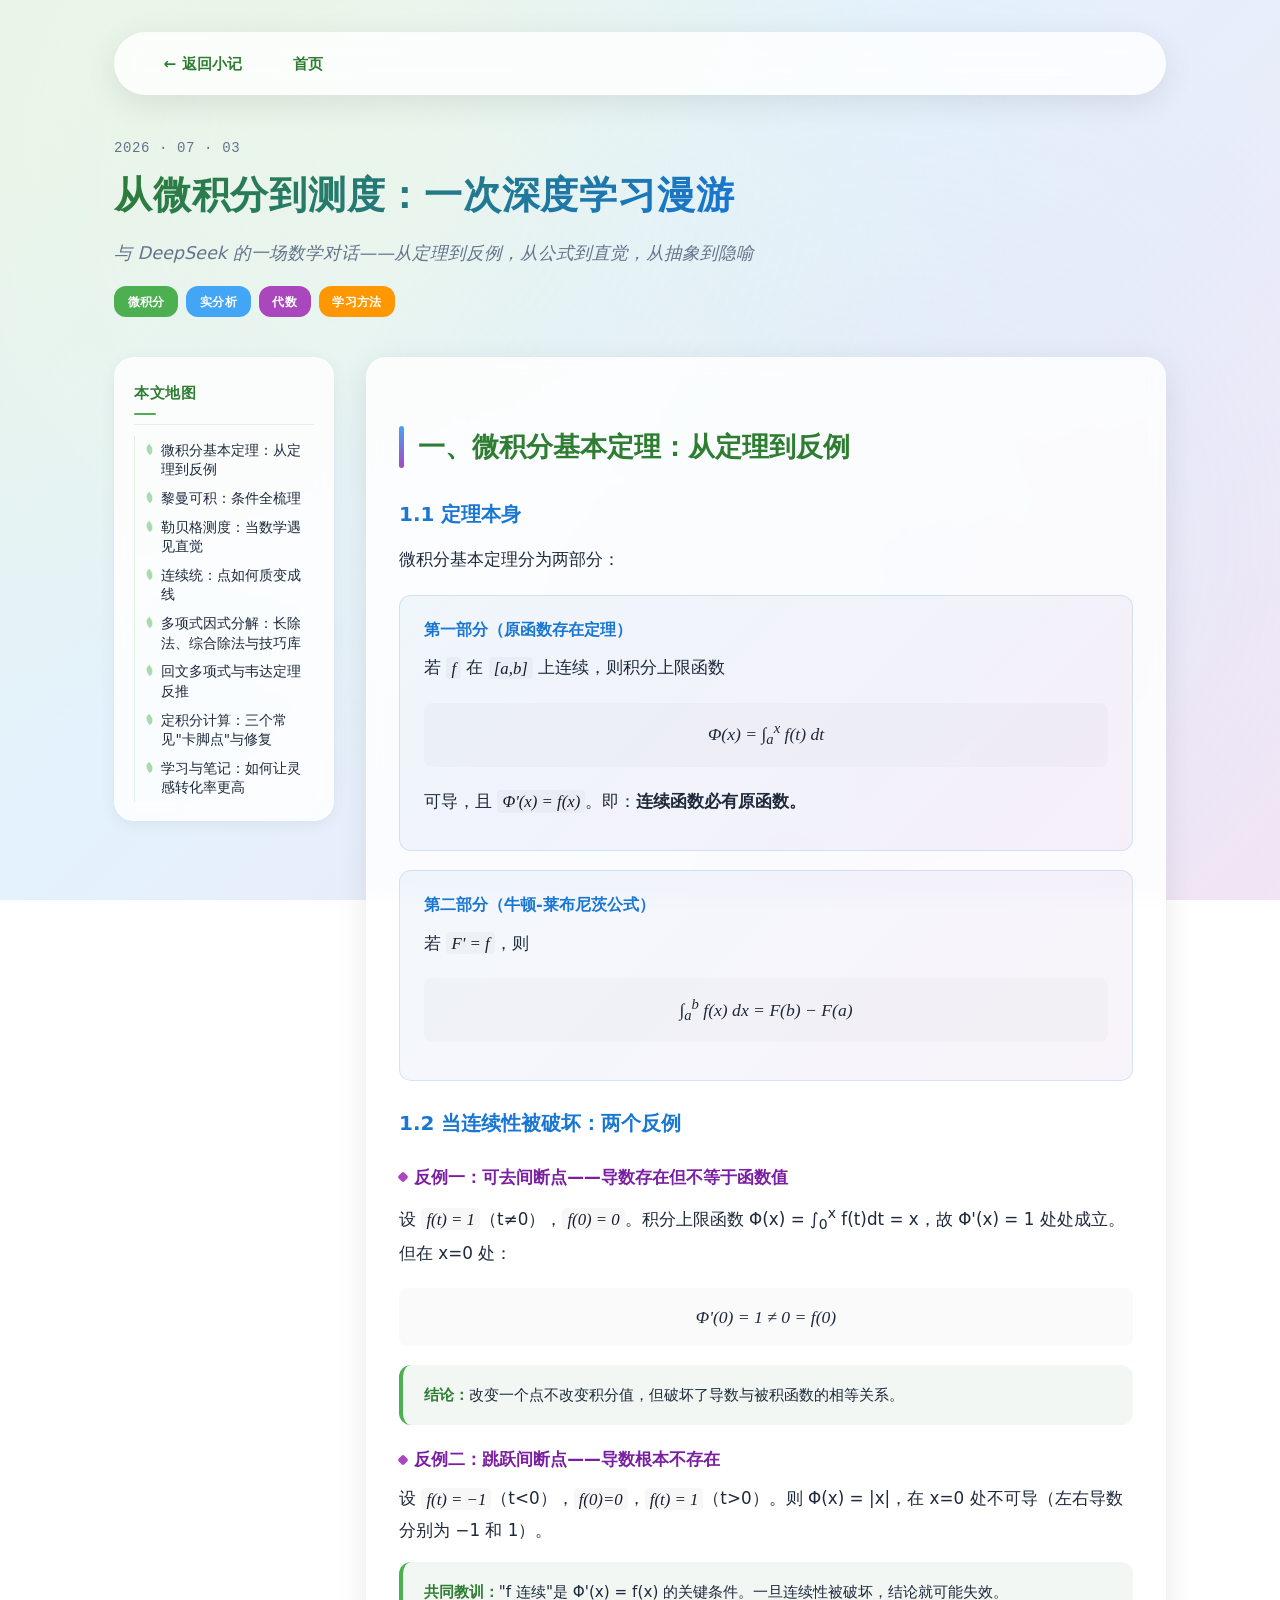
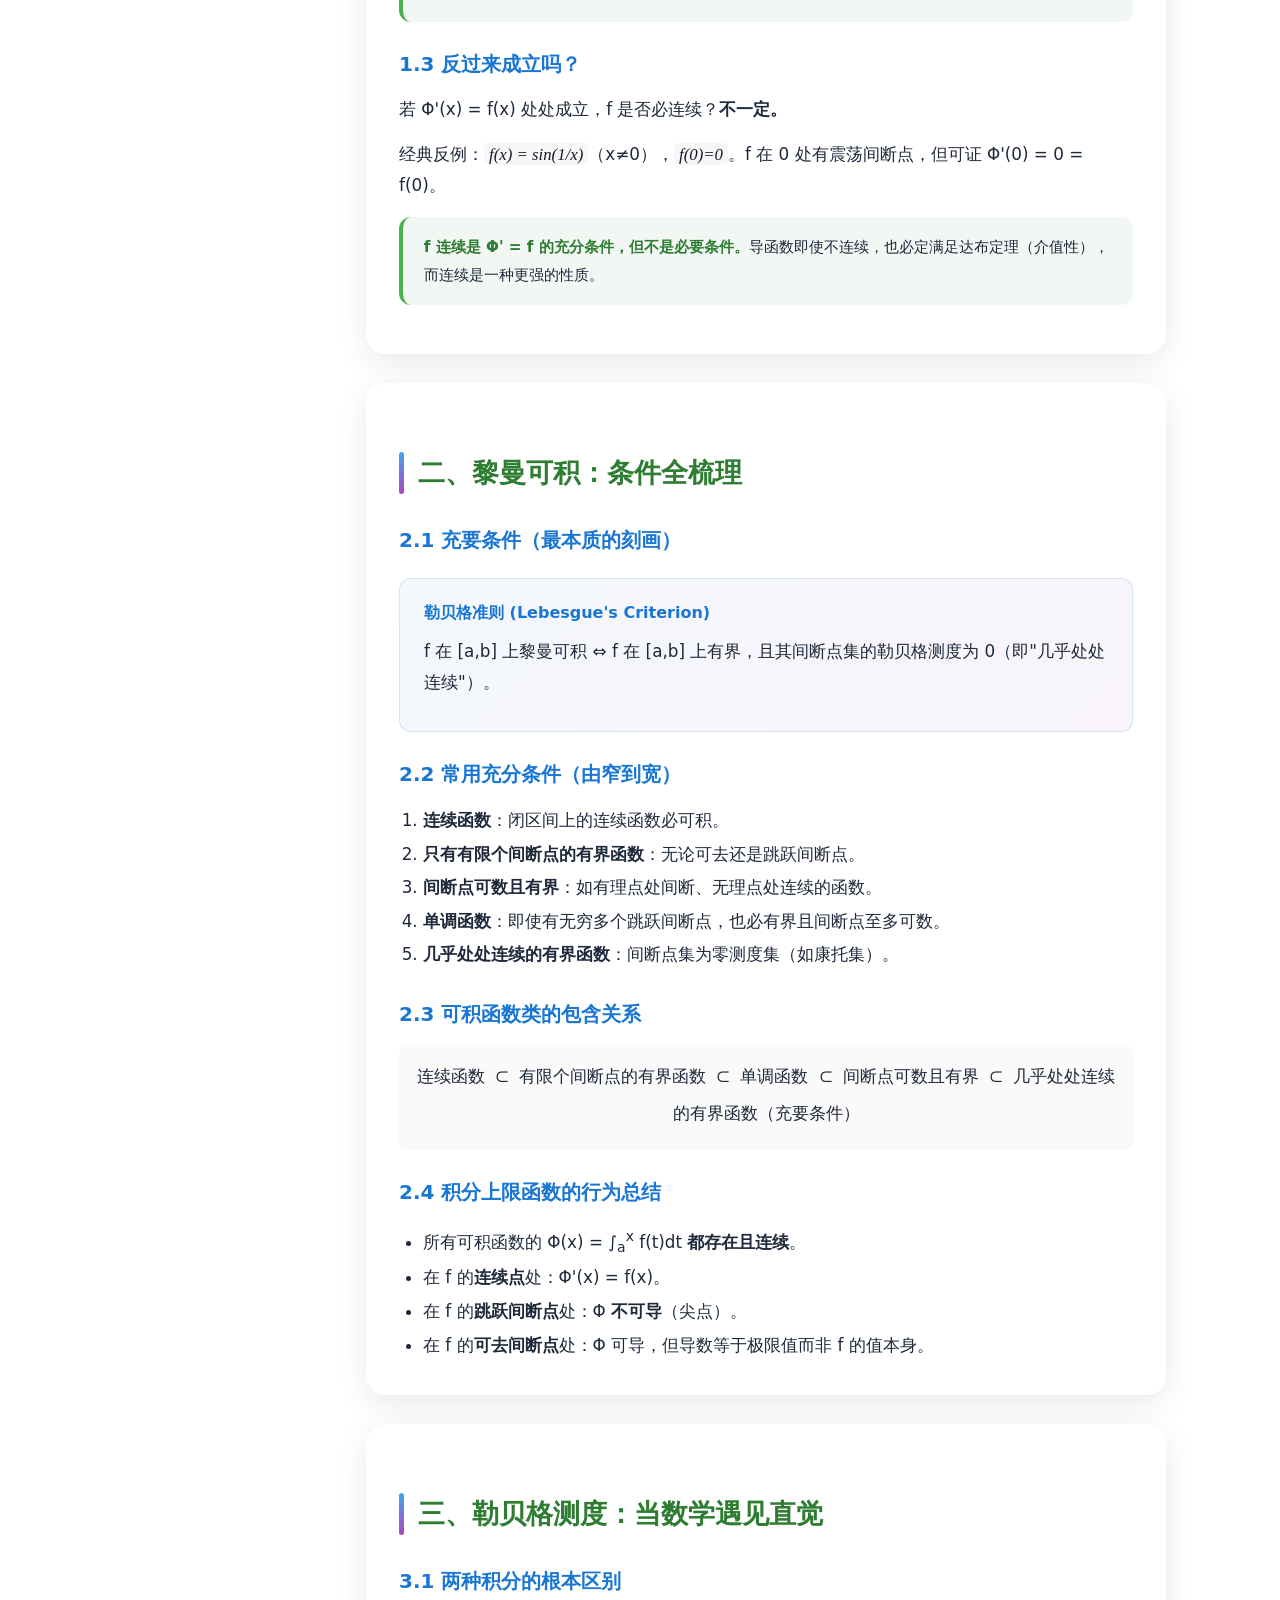
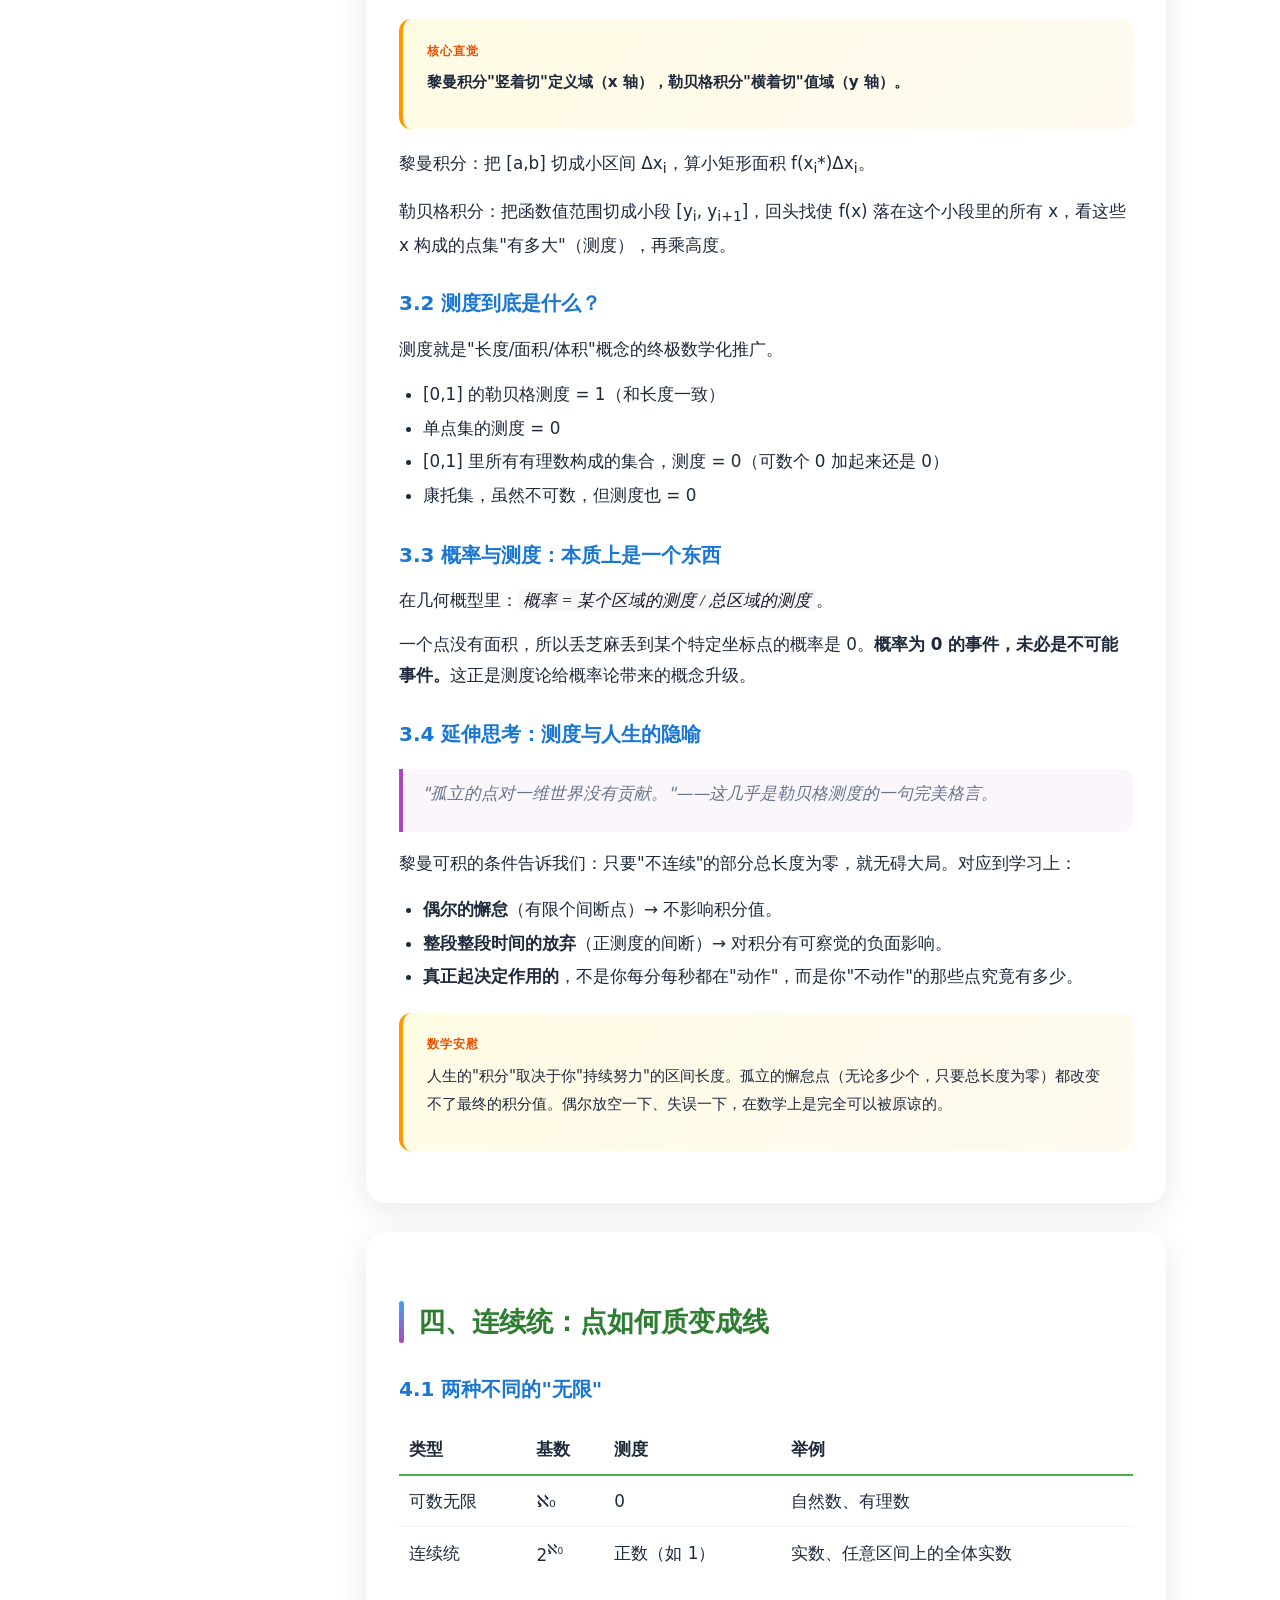
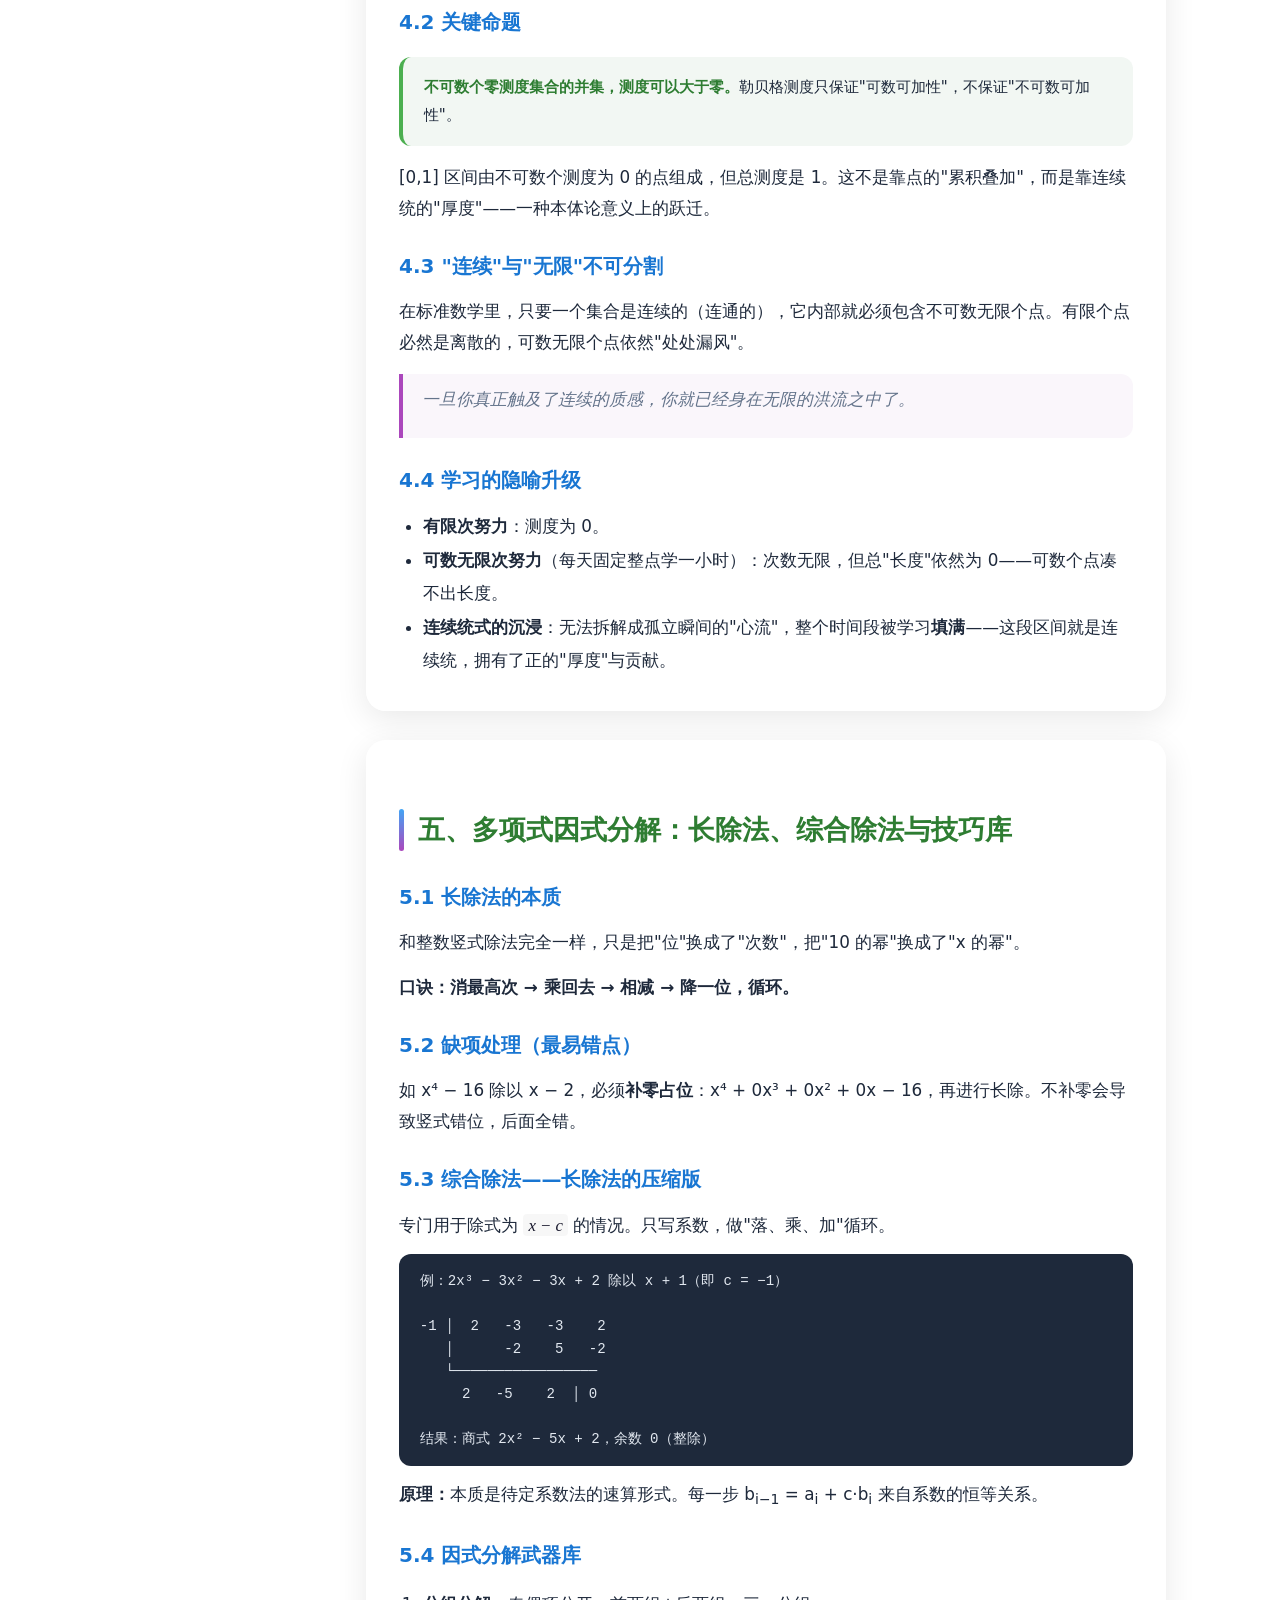
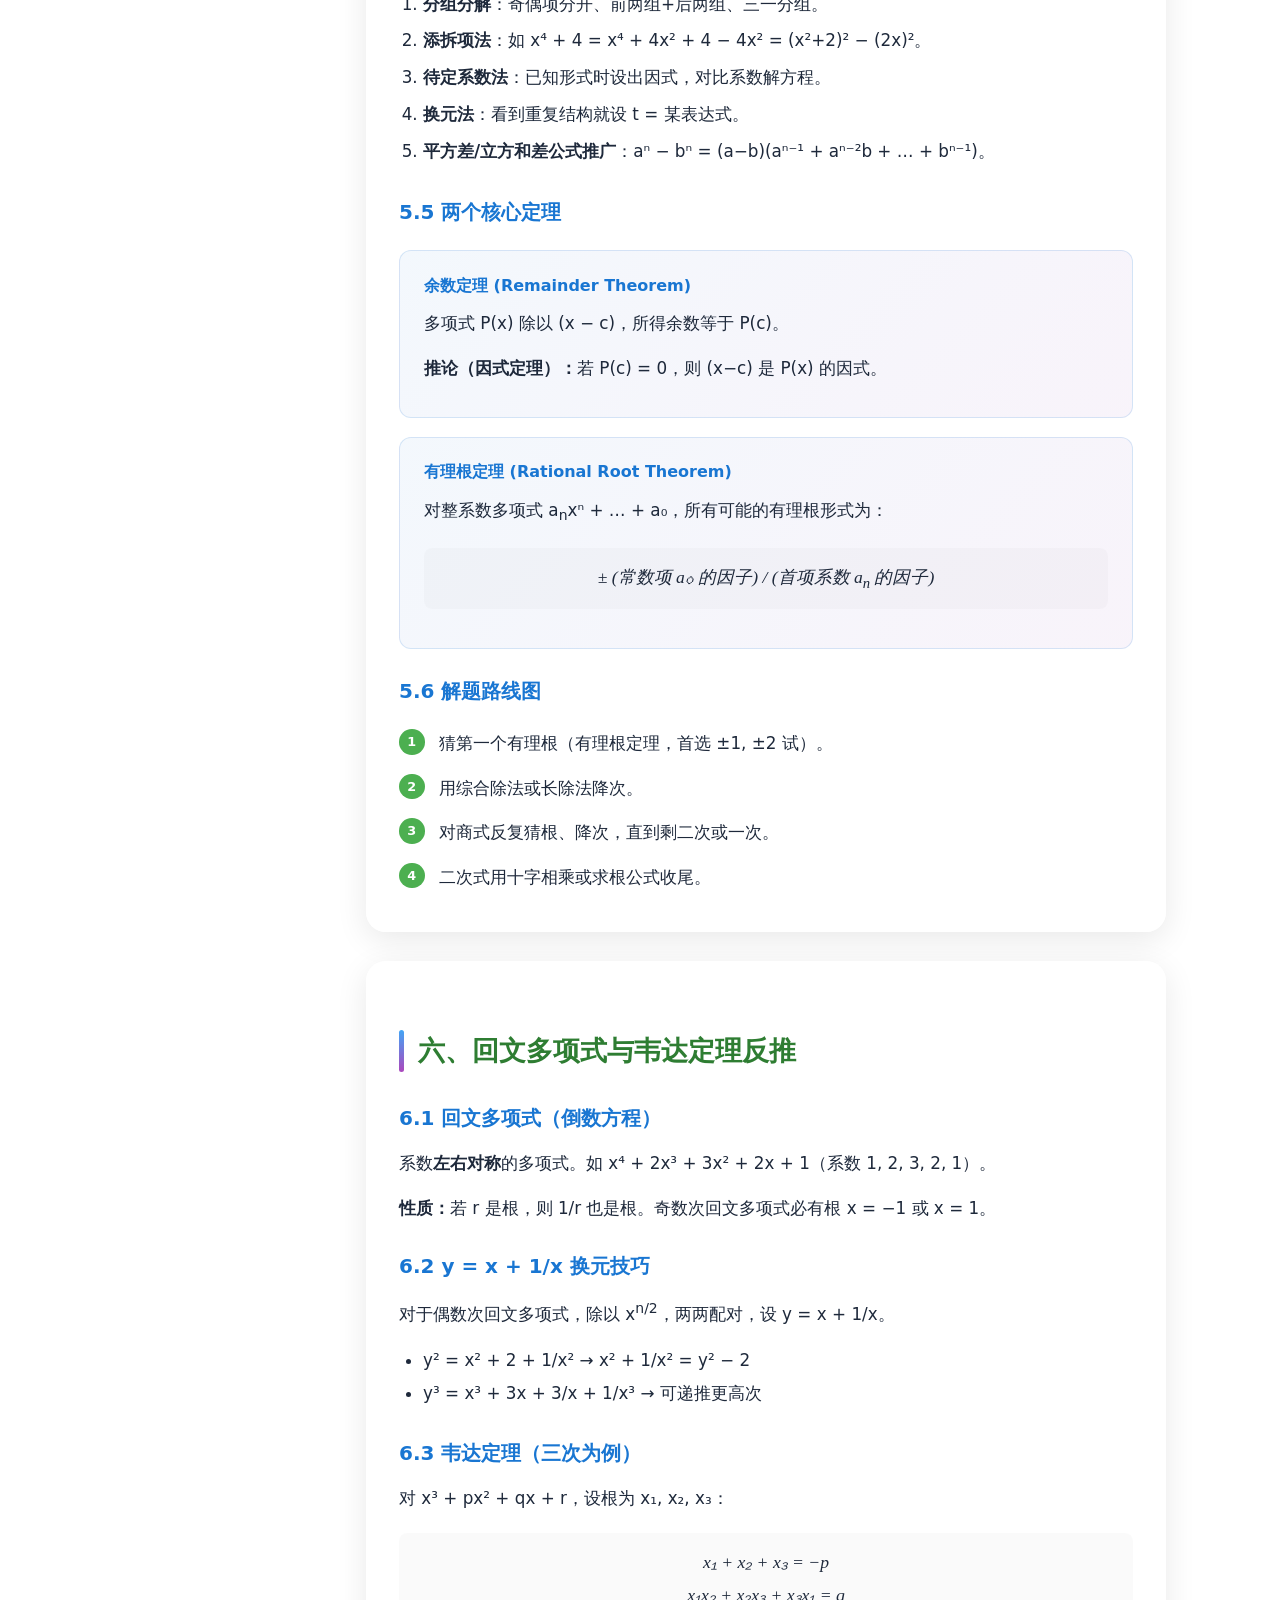
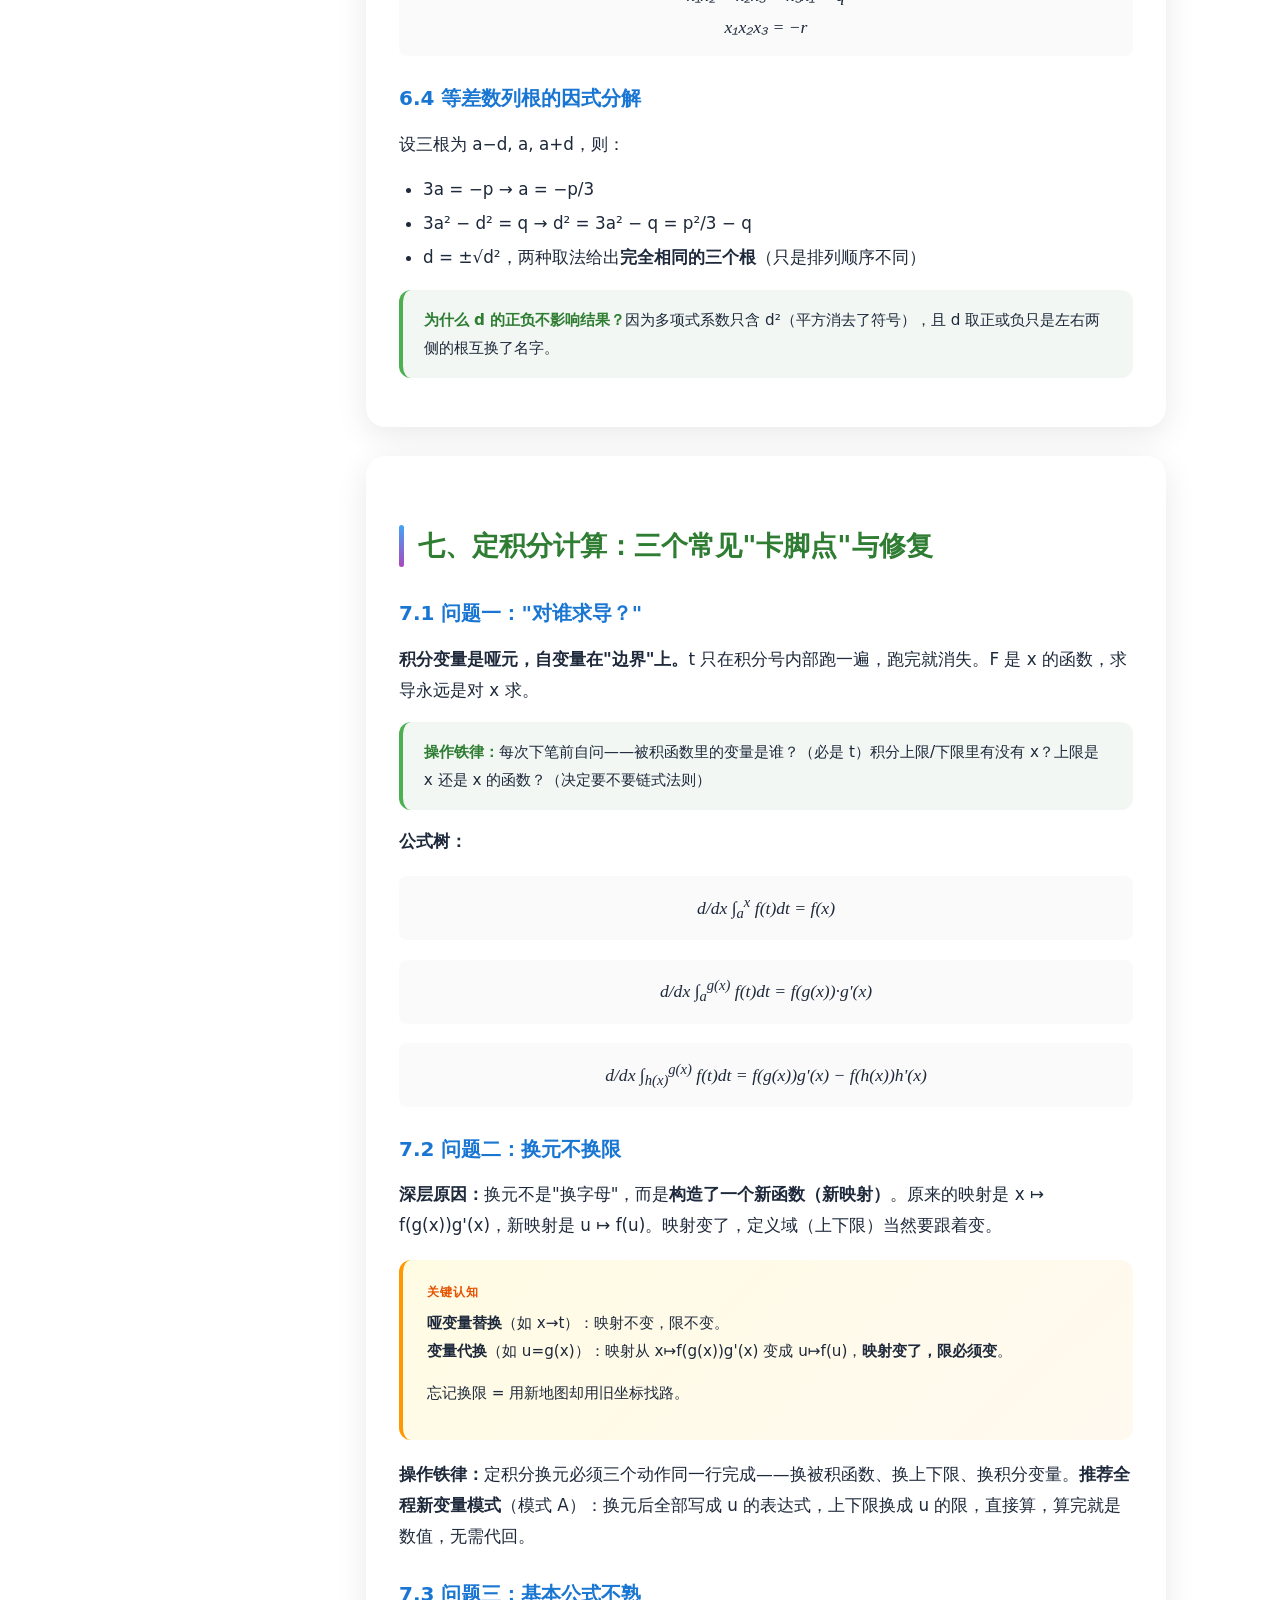
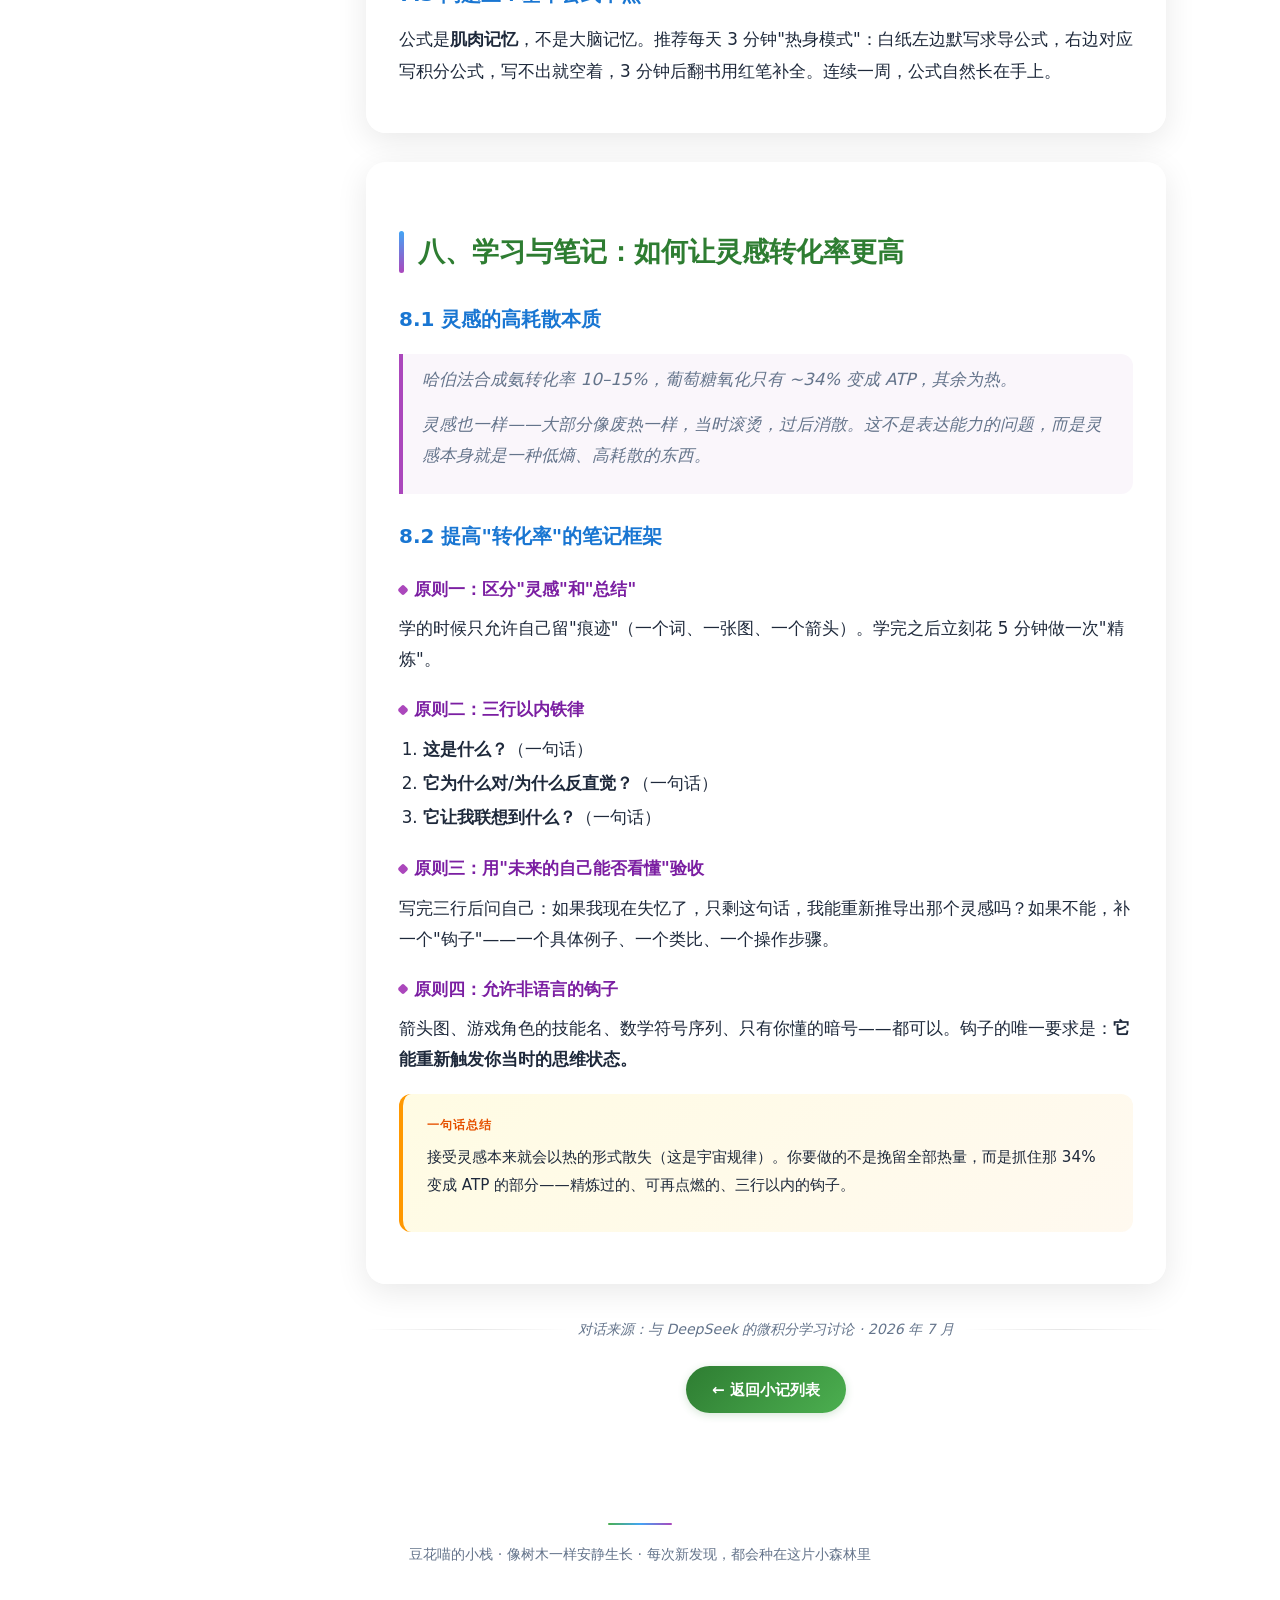
<file: blog/calculus-learning-journey.html>
<!DOCTYPE html>
<html lang="zh-CN">
<head>
<meta charset="UTF-8">
<meta name="viewport" content="width=device-width, initial-scale=1.0">
<title>从微积分到测度：一次深度学习漫游 — 豆花喵的小栈</title>
<style>
  /* ===== 设计令牌（与主站一致） ===== */
  :root {
    --green:       #2E7D32;
    --green-light: #4CAF50;
    --green-pale:  #e8f5e9;
    --blue:        #1976D2;
    --blue-light:  #42A5F5;
    --blue-pale:   #e3f2fd;
    --purple:      #7B1FA2;
    --purple-light:#AB47BC;
    --purple-pale: #f3e5f5;
    --orange:      #E65100;
    --orange-light:#FF9800;
    --orange-pale: #fff3e0;
    --text:        #1e293b;
    --text-muted:  #64748b;
    --bg:          #f1f8e9;
    --card-bg:     rgba(255,255,255,0.82);
    --card-border: rgba(255,255,255,0.55);
    --shadow-sm:   0 4px 16px rgba(0,0,0,0.06);
    --shadow-md:   0 8px 32px rgba(0,0,0,0.09);
    --shadow-lg:   0 12px 40px rgba(0,0,0,0.13);
    --radius-sm:   12px;
    --radius-md:   20px;
    --radius-full: 50px;
    --transition:  0.3s cubic-bezier(.4,0,.2,1);
  }

  *, *::before, *::after { margin:0; padding:0; box-sizing:border-box; }

  body {
    font-family: 'Segoe UI', 'PingFang SC', 'Noto Serif SC', system-ui, -apple-system, sans-serif;
    background: linear-gradient(135deg, var(--green-pale) 0%, var(--blue-pale) 40%, var(--purple-pale) 100%) fixed;
    color: var(--text);
    min-height: 100vh;
    overflow-x: hidden;
    line-height: 1.85;
    font-size: 1.05rem;
  }

  body::before {
    content: '';
    position: fixed; inset: 0;
    background:
      radial-gradient(circle at 30% 20%, rgba(255,255,200,0.22) 0%, transparent 55%),
      radial-gradient(circle at 70% 60%, rgba(200,230,255,0.20) 0%, transparent 55%);
    pointer-events: none; z-index: 0;
  }

  .container {
    max-width: 1100px;
    margin: 0 auto;
    padding: 2rem 1.5rem 4rem;
    position: relative;
    z-index: 1;
  }

  /* ===== 双栏布局 ===== */
  .page-layout {
    display: flex;
    gap: 2rem;
    align-items: flex-start;
  }
  .sidebar {
    width: 220px;
    flex-shrink: 0;
    position: sticky;
    top: 6rem;
  }
  .main-content {
    flex: 1;
    min-width: 0;
  }

  /* ===== 顶部导航 ===== */
  nav.top-bar {
    display: flex;
    gap: 1rem;
    align-items: center;
    margin-bottom: 2.5rem;
    background: var(--card-bg);
    backdrop-filter: blur(12px);
    -webkit-backdrop-filter: blur(12px);
    padding: 0.7rem 2rem;
    border-radius: var(--radius-full);
    box-shadow: var(--shadow-md);
    position: sticky;
    top: 1rem;
    z-index: 10;
  }
  nav.top-bar a {
    text-decoration: none;
    font-weight: 600;
    color: var(--green);
    padding: 0.4rem 1.1rem;
    border-radius: var(--radius-full);
    transition: all var(--transition);
    font-size: 0.95rem;
  }
  nav.top-bar a:hover {
    background: var(--green);
    color: #fff;
    box-shadow: 0 2px 12px rgba(46,125,50,0.35);
  }
  nav.top-bar a.back::before {
    content: '← ';
  }

  /* ===== 文章头部 ===== */
  .article-header {
    margin-bottom: 2.5rem;
  }
  .article-header .date {
    font-size: 0.88rem;
    color: var(--text-muted);
    font-family: 'Cascadia Code', 'Fira Code', 'Consolas', monospace;
    letter-spacing: 0.04em;
    margin-bottom: 0.5rem;
  }
  .article-header h1 {
    font-size: 2.4rem;
    margin-bottom: 1rem;
    background: linear-gradient(135deg, var(--green) 0%, var(--blue) 60%, var(--purple) 100%);
    -webkit-background-clip: text;
    -webkit-text-fill-color: transparent;
    background-clip: text;
    font-weight: 800;
    letter-spacing: 0.02em;
    line-height: 1.35;
  }
  .article-header .subtitle {
    font-size: 1.1rem;
    color: var(--text-muted);
    font-style: italic;
  }
  .tags {
    margin-top: 1rem;
    display: flex;
    gap: 0.5rem;
    flex-wrap: wrap;
  }
  .tag {
    display: inline-block;
    padding: 0.25rem 0.85rem;
    border-radius: var(--radius-sm);
    font-size: 0.78rem;
    font-weight: 600;
    color: #fff;
    background: var(--green-light);
    letter-spacing: 0.03em;
  }
  .tag.blue   { background: var(--blue-light); }
  .tag.purple { background: var(--purple-light); }
  .tag.orange { background: var(--orange-light); }

  /* ===== 卡片 ===== */
  .card {
    background: var(--card-bg);
    backdrop-filter: blur(8px);
    -webkit-backdrop-filter: blur(8px);
    border-radius: var(--radius-md);
    padding: 2rem;
    margin-bottom: 1.8rem;
    box-shadow: var(--shadow-md);
    border: 1px solid var(--card-border);
    transition: transform var(--transition), box-shadow var(--transition);
    position: relative;
    overflow: hidden;
  }
  .card::after {
    content: '';
    position: absolute;
    top: 0; left: 0; right: 0;
    height: 3px;
    background: linear-gradient(90deg, var(--green-light), var(--blue-light), var(--purple-light));
    opacity: 0;
    transition: opacity var(--transition);
  }
  .card:hover { transform: translateY(-3px); box-shadow: var(--shadow-lg); }
  .card:hover::after { opacity: 1; }

  /* ===== 排版 ===== */
  h2 {
    font-size: 1.7rem;
    margin: 2rem 0 1rem;
    color: var(--green);
    padding-left: 1.2rem;
    position: relative;
    font-weight: 700;
  }
  h2::before {
    content: '';
    position: absolute;
    left: 0; top: 0.15em; bottom: 0.15em;
    width: 5px;
    border-radius: 3px;
    background: linear-gradient(180deg, var(--blue-light), var(--purple-light));
  }
  h3 {
    margin: 1.5rem 0 0.7rem;
    color: var(--blue);
    font-size: 1.25rem;
    font-weight: 700;
  }
  h4 {
    margin: 1.2rem 0 0.5rem;
    color: var(--purple);
    font-size: 1.05rem;
    font-weight: 700;
    display: flex;
    align-items: center;
    gap: 0.45rem;
  }
  h4::before {
    content: '';
    display: inline-block;
    width: 8px; height: 8px;
    background: var(--purple-light);
    border-radius: 2px;
    transform: rotate(45deg);
    flex-shrink: 0;
  }

  p { margin-bottom: 0.85rem; }

  /* ===== 数学公式模拟（无 MathJax 时的降级方案） ===== */
  .math {
    font-family: 'Georgia', 'Times New Roman', 'STIX Two Math', serif;
    font-style: italic;
    color: #1a1a2e;
    background: rgba(0,0,0,0.03);
    padding: 0.1em 0.3em;
    border-radius: 4px;
  }
  .math-block {
    display: block;
    text-align: center;
    margin: 1.2rem 0;
    padding: 0.8rem 1rem;
    background: rgba(0,0,0,0.02);
    border-radius: 8px;
    font-family: 'Georgia', 'Times New Roman', 'STIX Two Math', serif;
    font-style: italic;
    font-size: 1.1rem;
    overflow-x: auto;
    white-space: nowrap;
  }

  /* ===== 按钮 ===== */
  .btn {
    display: inline-flex;
    align-items: center;
    gap: 0.5rem;
    background: linear-gradient(135deg, var(--green), var(--green-light));
    color: #fff;
    padding: 0.6rem 1.6rem;
    border-radius: var(--radius-full);
    text-decoration: none;
    font-weight: 600;
    font-size: 0.95rem;
    transition: all var(--transition);
    border: none;
    cursor: pointer;
    box-shadow: 0 2px 8px rgba(46,125,50,0.2);
  }
  .btn::after {
    content: '→';
    transition: transform 0.2s;
  }
  .btn:hover {
    transform: translateY(-2px);
    box-shadow: 0 6px 20px rgba(46,125,50,0.35);
  }
  .btn:hover::after {
    transform: translateX(3px);
  }

  /* ===== 信息框 ===== */
  .insight-box {
    background: linear-gradient(135deg, rgba(255,248,200,0.5), rgba(255,243,224,0.5));
    padding: 1.2rem 1.5rem;
    border-radius: var(--radius-sm);
    border-left: 4px solid var(--orange-light);
    margin: 1.2rem 0;
    font-size: 0.95rem;
  }
  .insight-box .label {
    font-weight: 700;
    color: var(--orange);
    text-transform: uppercase;
    letter-spacing: 0.08em;
    font-size: 0.78rem;
    margin-bottom: 0.4rem;
  }

  .key-point {
    background: rgba(46,125,50,0.06);
    padding: 1rem 1.3rem;
    border-radius: var(--radius-sm);
    border-left: 4px solid var(--green-light);
    margin: 1rem 0;
    font-size: 0.95rem;
  }
  .key-point strong { color: var(--green); }

  /* ===== 定理卡片 ===== */
  .theorem {
    background: linear-gradient(135deg, rgba(25,118,210,0.05), rgba(123,31,162,0.05));
    border: 1px solid rgba(25,118,210,0.15);
    border-radius: var(--radius-sm);
    padding: 1.2rem 1.5rem;
    margin: 1.2rem 0;
  }
  .theorem .thm-title {
    font-weight: 700;
    color: var(--blue);
    margin-bottom: 0.5rem;
    font-size: 1rem;
  }

  /* ===== 步骤列表 ===== */
  .step-list {
    list-style: none;
    padding: 0;
    counter-reset: step;
  }
  .step-list li {
    counter-increment: step;
    padding: 0.5rem 0 0.5rem 2.5rem;
    position: relative;
    line-height: 1.7;
  }
  .step-list li::before {
    content: counter(step);
    position: absolute;
    left: 0; top: 0.5rem;
    width: 1.6rem; height: 1.6rem;
    background: var(--green-light);
    color: #fff;
    border-radius: 50%;
    font-size: 0.8rem;
    font-weight: 700;
    text-align: center;
    line-height: 1.6rem;
  }

  /* ===== 代码块 ===== */
  .code-block {
    background: #1e293b;
    color: #e2e8f0;
    padding: 1rem 1.3rem;
    border-radius: var(--radius-sm);
    font-family: 'Cascadia Code', 'Fira Code', 'Consolas', monospace;
    font-size: 0.88rem;
    overflow-x: auto;
    margin: 0.8rem 0;
    line-height: 1.6;
    white-space: pre;
  }

  /* ===== 引用 ===== */
  blockquote {
    border-left: 4px solid var(--purple-light);
    margin: 1rem 0;
    padding: 0.6rem 1.2rem;
    background: rgba(123,31,162,0.04);
    border-radius: 0 var(--radius-sm) var(--radius-sm) 0;
    color: var(--text-muted);
    font-style: italic;
  }

  /* ===== 文末装饰 ===== */
  .ornament {
    display: flex;
    align-items: center;
    gap: 0.6rem;
    margin: 2rem 0 1rem;
    color: var(--text-muted);
    font-size: 0.88rem;
    font-style: italic;
  }
  .ornament::before,
  .ornament::after {
    content: '';
    flex: 1;
    height: 1px;
    background: linear-gradient(90deg, transparent, rgba(0,0,0,0.1), transparent);
  }

  footer {
    text-align: center;
    padding: 2rem 1rem 2.5rem;
    color: var(--text-muted);
    font-size: 0.9rem;
    position: relative;
    z-index: 1;
  }
  footer::before {
    content: '';
    display: block;
    width: 64px;
    height: 2px;
    background: linear-gradient(90deg, var(--green-light), var(--blue-light), var(--purple-light));
    margin: 0 auto 1rem;
    border-radius: 1px;
  }

  /* ===== 目录（侧边栏内） ===== */
  .toc {
    background: var(--card-bg);
    backdrop-filter: blur(8px);
    border-radius: var(--radius-md);
    padding: 1.3rem 1.2rem 1.1rem;
    margin-bottom: 0;
    box-shadow: var(--shadow-sm);
    border: 1px solid var(--card-border);
  }
  .toc h3 {
    margin-top: 0;
    color: var(--green);
    font-size: 0.92rem;
    font-weight: 700;
    letter-spacing: 0.04em;
    padding-bottom: 0.6rem;
    margin-bottom: 0.7rem;
    border-bottom: 1px solid rgba(46,125,50,0.1);
  }
  .toc h3::after {
    content: '';
    display: block;
    width: 22px;
    height: 1.5px;
    background: var(--green-light);
    margin-top: 0.45rem;
    border-radius: 1px;
  }
  .toc ol {
    padding-left: 0.6rem;
    list-style: none;
    border-left: 1px solid rgba(46,125,50,0.12);
  }
  .toc li {
    padding: 0.3rem 0 0.3rem 0.1rem;
    line-height: 1.4;
    font-size: 0.86rem;
    position: relative;
    display: flex;
    align-items: flex-start;
    gap: 0.5rem;
  }
  .toc li::before {
    content: '';
    display: block;
    width: 7px;
    height: 9px;
    background: var(--green-light);
    border-radius: 80% 0 80% 0;
    transform: rotate(-40deg);
    flex-shrink: 0;
    opacity: 0.45;
    transition: all var(--transition);
    margin-top: 0.25rem;
  }
  .toc li:hover::before {
    opacity: 0.85;
    transform: rotate(-40deg) scale(1.2);
    background: var(--green);
  }
  .toc li:has(a.active)::before {
    opacity: 1;
    background: var(--green);
    box-shadow: 0 0 5px rgba(46,125,50,0.25);
  }
  .toc a {
    color: var(--text);
    text-decoration: none;
    transition: color 0.2s;
  }
  .toc a:hover { color: var(--green); }
  .toc a.active {
    color: var(--green);
    font-weight: 700;
  }

  @media (max-width: 860px) {
    .page-layout {
      flex-direction: column;
    }
    .sidebar {
      width: 100%;
      position: static;
    }
    .toc ol {
      display: flex;
      flex-wrap: wrap;
      gap: 0.3rem 1rem;
      padding-left: 0;
      list-style: none;
      border-left: none;
    }
    .toc li {
      font-size: 0.85rem;
    }
    .toc li::before {
      display: none;
    }
  }

  @media (max-width: 600px) {
    .container { padding: 1rem 1rem 2rem; }
    .article-header h1 { font-size: 1.7rem; }
    h2 { font-size: 1.4rem; }
    .card { padding: 1.2rem; }
    nav.top-bar { gap: 0.3rem; padding: 0.5rem 0.8rem; }
  }
</style>
</head>
<body>

<div class="container">

  <!-- ===== 顶部导航 ===== -->
  <nav class="top-bar">
    <a href="../index.html#blog" class="back">返回小记</a>
    <a href="../index.html">首页</a>
  </nav>

  <!-- ===== 文章头部 ===== -->
  <header class="article-header">
    <p class="date">2026 · 07 · 03</p>
    <h1>从微积分到测度：一次深度学习漫游</h1>
    <p class="subtitle">与 DeepSeek 的一场数学对话——从定理到反例，从公式到直觉，从抽象到隐喻</p>
    <div class="tags">
      <span class="tag">微积分</span>
      <span class="tag blue">实分析</span>
      <span class="tag purple">代数</span>
      <span class="tag orange">学习方法</span>
    </div>
  </header>

  <!-- ===== 双栏布局：侧边目录 + 正文 ===== -->
  <div class="page-layout">

    <aside class="sidebar">
      <nav class="toc" aria-label="文章目录">
        <h3>本文地图</h3>
        <ol>
          <li><a href="#s1">微积分基本定理：从定理到反例</a></li>
          <li><a href="#s2">黎曼可积：条件全梳理</a></li>
          <li><a href="#s3">勒贝格测度：当数学遇见直觉</a></li>
          <li><a href="#s4">连续统：点如何质变成线</a></li>
          <li><a href="#s5">多项式因式分解：长除法、综合除法与技巧库</a></li>
          <li><a href="#s6">回文多项式与韦达定理反推</a></li>
          <li><a href="#s7">定积分计算：三个常见"卡脚点"与修复</a></li>
          <li><a href="#s8">学习与笔记：如何让灵感转化率更高</a></li>
        </ol>
      </nav>
    </aside>

    <div class="main-content">

  <!-- ===== 正文 ===== -->

  <!-- Section 1 -->
  <section id="s1" class="card">
    <h2>一、微积分基本定理：从定理到反例</h2>

    <h3>1.1 定理本身</h3>
    <p>微积分基本定理分为两部分：</p>

    <div class="theorem">
      <div class="thm-title">第一部分（原函数存在定理）</div>
      <p>若 <span class="math">f</span> 在 <span class="math">[a,b]</span> 上连续，则积分上限函数</p>
      <p class="math-block">Φ(x) = ∫<sub>a</sub><sup>x</sup> f(t) dt</p>
      <p>可导，且 <span class="math">Φ'(x) = f(x)</span>。即：<strong>连续函数必有原函数。</strong></p>
    </div>

    <div class="theorem">
      <div class="thm-title">第二部分（牛顿-莱布尼茨公式）</div>
      <p>若 <span class="math">F' = f</span>，则</p>
      <p class="math-block">∫<sub>a</sub><sup>b</sup> f(x) dx = F(b) − F(a)</p>
    </div>

    <h3>1.2 当连续性被破坏：两个反例</h3>

    <h4>反例一：可去间断点——导数存在但不等于函数值</h4>
    <p>设 <span class="math">f(t) = 1</span>（t≠0），<span class="math">f(0) = 0</span>。积分上限函数 Φ(x) = ∫<sub>0</sub><sup>x</sup> f(t)dt = x，故 Φ'(x) = 1 处处成立。但在 x=0 处：</p>
    <p class="math-block">Φ'(0) = 1 ≠ 0 = f(0)</p>
    <p class="key-point"><strong>结论：</strong>改变一个点不改变积分值，但破坏了导数与被积函数的相等关系。</p>

    <h4>反例二：跳跃间断点——导数根本不存在</h4>
    <p>设 <span class="math">f(t) = −1</span>（t&lt;0），<span class="math">f(0)=0</span>，<span class="math">f(t) = 1</span>（t&gt;0）。则 Φ(x) = |x|，在 x=0 处不可导（左右导数分别为 −1 和 1）。</p>
    <p class="key-point"><strong>共同教训：</strong>"f 连续"是 Φ'(x) = f(x) 的关键条件。一旦连续性被破坏，结论就可能失效。</p>

    <h3>1.3 反过来成立吗？</h3>
    <p>若 Φ'(x) = f(x) 处处成立，f 是否必连续？<strong>不一定。</strong></p>
    <p>经典反例：<span class="math">f(x) = sin(1/x)</span>（x≠0），<span class="math">f(0)=0</span>。f 在 0 处有震荡间断点，但可证 Φ'(0) = 0 = f(0)。</p>
    <p class="key-point"><strong>f 连续是 Φ' = f 的充分条件，但不是必要条件。</strong>导函数即使不连续，也必定满足达布定理（介值性），而连续是一种更强的性质。</p>
  </section>

  <!-- Section 2 -->
  <section id="s2" class="card">
    <h2>二、黎曼可积：条件全梳理</h2>

    <h3>2.1 充要条件（最本质的刻画）</h3>
    <div class="theorem">
      <div class="thm-title">勒贝格准则 (Lebesgue's Criterion)</div>
      <p>f 在 [a,b] 上黎曼可积 ⇔ f 在 [a,b] 上有界，且其间断点集的勒贝格测度为 0（即"几乎处处连续"）。</p>
    </div>

    <h3>2.2 常用充分条件（由窄到宽）</h3>
    <ol style="padding-left:1.5rem; line-height:2;">
      <li><strong>连续函数</strong>：闭区间上的连续函数必可积。</li>
      <li><strong>只有有限个间断点的有界函数</strong>：无论可去还是跳跃间断点。</li>
      <li><strong>间断点可数且有界</strong>：如有理点处间断、无理点处连续的函数。</li>
      <li><strong>单调函数</strong>：即使有无穷多个跳跃间断点，也必有界且间断点至多可数。</li>
      <li><strong>几乎处处连续的有界函数</strong>：间断点集为零测度集（如康托集）。</li>
    </ol>

    <h3>2.3 可积函数类的包含关系</h3>
    <p style="text-align:center; font-family: monospace; line-height:2.2; background:rgba(0,0,0,0.02); padding:1rem; border-radius:8px;">
      连续函数 ⊂ 有限个间断点的有界函数 ⊂ 单调函数 ⊂ 间断点可数且有界 ⊂ 几乎处处连续的有界函数（充要条件）
    </p>

    <h3>2.4 积分上限函数的行为总结</h3>
    <ul style="padding-left:1.5rem; line-height:2;">
      <li>所有可积函数的 Φ(x) = ∫<sub>a</sub><sup>x</sup> f(t)dt <strong>都存在且连续</strong>。</li>
      <li>在 f 的<strong>连续点</strong>处：Φ'(x) = f(x)。</li>
      <li>在 f 的<strong>跳跃间断点</strong>处：Φ <strong>不可导</strong>（尖点）。</li>
      <li>在 f 的<strong>可去间断点</strong>处：Φ 可导，但导数等于极限值而非 f 的值本身。</li>
    </ul>
  </section>

  <!-- Section 3 -->
  <section id="s3" class="card">
    <h2>三、勒贝格测度：当数学遇见直觉</h2>

    <h3>3.1 两种积分的根本区别</h3>
    <div class="insight-box">
      <div class="label">核心直觉</div>
      <p><strong>黎曼积分"竖着切"定义域（x 轴），勒贝格积分"横着切"值域（y 轴）。</strong></p>
    </div>
    <p>黎曼积分：把 [a,b] 切成小区间 Δx<sub>i</sub>，算小矩形面积 f(x<sub>i</sub>*)Δx<sub>i</sub>。</p>
    <p>勒贝格积分：把函数值范围切成小段 [y<sub>i</sub>, y<sub>i+1</sub>]，回头找使 f(x) 落在这个小段里的所有 x，看这些 x 构成的点集"有多大"（测度），再乘高度。</p>

    <h3>3.2 测度到底是什么？</h3>
    <p>测度就是"长度/面积/体积"概念的终极数学化推广。</p>
    <ul style="padding-left:1.5rem; line-height:2;">
      <li>[0,1] 的勒贝格测度 = 1（和长度一致）</li>
      <li>单点集的测度 = 0</li>
      <li>[0,1] 里所有有理数构成的集合，测度 = 0（可数个 0 加起来还是 0）</li>
      <li>康托集，虽然不可数，但测度也 = 0</li>
    </ul>

    <h3>3.3 概率与测度：本质上是一个东西</h3>
    <p>在几何概型里：<span class="math">概率 = 某个区域的测度 / 总区域的测度</span>。</p>
    <p>一个点没有面积，所以丢芝麻丢到某个特定坐标点的概率是 0。<strong>概率为 0 的事件，未必是不可能事件。</strong>这正是测度论给概率论带来的概念升级。</p>

    <h3>3.4 延伸思考：测度与人生的隐喻</h3>
    <blockquote>
      <p>"孤立的点对一维世界没有贡献。"——这几乎是勒贝格测度的一句完美格言。</p>
    </blockquote>
    <p>黎曼可积的条件告诉我们：只要"不连续"的部分总长度为零，就无碍大局。对应到学习上：</p>
    <ul style="padding-left:1.5rem; line-height:2;">
      <li><strong>偶尔的懈怠</strong>（有限个间断点）→ 不影响积分值。</li>
      <li><strong>整段整段时间的放弃</strong>（正测度的间断）→ 对积分有可察觉的负面影响。</li>
      <li><strong>真正起决定作用的</strong>，不是你每分每秒都在"动作"，而是你"不动作"的那些点究竟有多少。</li>
    </ul>
    <div class="insight-box">
      <div class="label">数学安慰</div>
      <p>人生的"积分"取决于你"持续努力"的区间长度。孤立的懈怠点（无论多少个，只要总长度为零）都改变不了最终的积分值。偶尔放空一下、失误一下，在数学上是完全可以被原谅的。</p>
    </div>
  </section>

  <!-- Section 4 -->
  <section id="s4" class="card">
    <h2>四、连续统：点如何质变成线</h2>

    <h3>4.1 两种不同的"无限"</h3>
    <table style="width:100%; border-collapse:collapse; margin:1rem 0;">
      <thead>
        <tr style="border-bottom:2px solid var(--green-light);">
          <th style="padding:0.6rem; text-align:left;">类型</th>
          <th style="padding:0.6rem; text-align:left;">基数</th>
          <th style="padding:0.6rem; text-align:left;">测度</th>
          <th style="padding:0.6rem; text-align:left;">举例</th>
        </tr>
      </thead>
      <tbody>
        <tr style="border-bottom:1px solid rgba(0,0,0,0.06);">
          <td style="padding:0.6rem;">可数无限</td>
          <td style="padding:0.6rem;">ℵ₀</td>
          <td style="padding:0.6rem;">0</td>
          <td style="padding:0.6rem;">自然数、有理数</td>
        </tr>
        <tr>
          <td style="padding:0.6rem;">连续统</td>
          <td style="padding:0.6rem;">2<sup>ℵ₀</sup></td>
          <td style="padding:0.6rem;">正数（如 1）</td>
          <td style="padding:0.6rem;">实数、任意区间上的全体实数</td>
        </tr>
      </tbody>
    </table>

    <h3>4.2 关键命题</h3>
    <div class="key-point">
      <strong>不可数个零测度集合的并集，测度可以大于零。</strong>勒贝格测度只保证"可数可加性"，不保证"不可数可加性"。
    </div>

    <p>[0,1] 区间由不可数个测度为 0 的点组成，但总测度是 1。这不是靠点的"累积叠加"，而是靠连续统的"厚度"——一种本体论意义上的跃迁。</p>

    <h3>4.3 "连续"与"无限"不可分割</h3>
    <p>在标准数学里，只要一个集合是连续的（连通的），它内部就必须包含不可数无限个点。有限个点必然是离散的，可数无限个点依然"处处漏风"。</p>
    <blockquote>
      <p>一旦你真正触及了连续的质感，你就已经身在无限的洪流之中了。</p>
    </blockquote>

    <h3>4.4 学习的隐喻升级</h3>
    <ul style="padding-left:1.5rem; line-height:2;">
      <li><strong>有限次努力</strong>：测度为 0。</li>
      <li><strong>可数无限次努力</strong>（每天固定整点学一小时）：次数无限，但总"长度"依然为 0——可数个点凑不出长度。</li>
      <li><strong>连续统式的沉浸</strong>：无法拆解成孤立瞬间的"心流"，整个时间段被学习<strong>填满</strong>——这段区间就是连续统，拥有了正的"厚度"与贡献。</li>
    </ul>
  </section>

  <!-- Section 5 -->
  <section id="s5" class="card">
    <h2>五、多项式因式分解：长除法、综合除法与技巧库</h2>

    <h3>5.1 长除法的本质</h3>
    <p>和整数竖式除法完全一样，只是把"位"换成了"次数"，把"10 的幂"换成了"x 的幂"。</p>
    <p><strong>口诀：消最高次 → 乘回去 → 相减 → 降一位，循环。</strong></p>

    <h3>5.2 缺项处理（最易错点）</h3>
    <p>如 x⁴ − 16 除以 x − 2，必须<strong>补零占位</strong>：x⁴ + 0x³ + 0x² + 0x − 16，再进行长除。不补零会导致竖式错位，后面全错。</p>

    <h3>5.3 综合除法——长除法的压缩版</h3>
    <p>专门用于除式为 <span class="math">x − c</span> 的情况。只写系数，做"落、乘、加"循环。</p>

    <div class="code-block">例：2x³ − 3x² − 3x + 2 除以 x + 1（即 c = −1）

-1 │  2   -3   -3    2
   │      -2    5   -2
   └─────────────────
     2   -5    2  │ 0

结果：商式 2x² − 5x + 2，余数 0（整除）</div>

    <p><strong>原理：</strong>本质是待定系数法的速算形式。每一步 b<sub>i−1</sub> = a<sub>i</sub> + c·b<sub>i</sub> 来自系数的恒等关系。</p>

    <h3>5.4 因式分解武器库</h3>
    <ol style="padding-left:1.5rem; line-height:2.2;">
      <li><strong>分组分解</strong>：奇偶项分开、前两组+后两组、三一分组。</li>
      <li><strong>添拆项法</strong>：如 x⁴ + 4 = x⁴ + 4x² + 4 − 4x² = (x²+2)² − (2x)²。</li>
      <li><strong>待定系数法</strong>：已知形式时设出因式，对比系数解方程。</li>
      <li><strong>换元法</strong>：看到重复结构就设 t = 某表达式。</li>
      <li><strong>平方差/立方和差公式推广</strong>：aⁿ − bⁿ = (a−b)(aⁿ⁻¹ + aⁿ⁻²b + … + bⁿ⁻¹)。</li>
    </ol>

    <h3>5.5 两个核心定理</h3>
    <div class="theorem">
      <div class="thm-title">余数定理 (Remainder Theorem)</div>
      <p>多项式 P(x) 除以 (x − c)，所得余数等于 P(c)。</p>
      <p><strong>推论（因式定理）：</strong>若 P(c) = 0，则 (x−c) 是 P(x) 的因式。</p>
    </div>

    <div class="theorem">
      <div class="thm-title">有理根定理 (Rational Root Theorem)</div>
      <p>对整系数多项式 a<sub>n</sub>xⁿ + … + a₀，所有可能的有理根形式为：</p>
      <p class="math-block">± (常数项 a₀ 的因子) / (首项系数 a<sub>n</sub> 的因子)</p>
    </div>

    <h3>5.6 解题路线图</h3>
    <ol class="step-list">
      <li>猜第一个有理根（有理根定理，首选 ±1, ±2 试）。</li>
      <li>用综合除法或长除法降次。</li>
      <li>对商式反复猜根、降次，直到剩二次或一次。</li>
      <li>二次式用十字相乘或求根公式收尾。</li>
    </ol>
  </section>

  <!-- Section 6 -->
  <section id="s6" class="card">
    <h2>六、回文多项式与韦达定理反推</h2>

    <h3>6.1 回文多项式（倒数方程）</h3>
    <p>系数<strong>左右对称</strong>的多项式。如 x⁴ + 2x³ + 3x² + 2x + 1（系数 1, 2, 3, 2, 1）。</p>
    <p><strong>性质：</strong>若 r 是根，则 1/r 也是根。奇数次回文多项式必有根 x = −1 或 x = 1。</p>

    <h3>6.2 y = x + 1/x 换元技巧</h3>
    <p>对于偶数次回文多项式，除以 x<sup>n/2</sup>，两两配对，设 y = x + 1/x。</p>
    <ul style="padding-left:1.5rem; line-height:2;">
      <li>y² = x² + 2 + 1/x² → x² + 1/x² = y² − 2</li>
      <li>y³ = x³ + 3x + 3/x + 1/x³ → 可递推更高次</li>
    </ul>

    <h3>6.3 韦达定理（三次为例）</h3>
    <p>对 x³ + px² + qx + r，设根为 x₁, x₂, x₃：</p>
    <p class="math-block">x₁ + x₂ + x₃ = −p<br>
    x₁x₂ + x₂x₃ + x₃x₁ = q<br>
    x₁x₂x₃ = −r</p>

    <h3>6.4 等差数列根的因式分解</h3>
    <p>设三根为 a−d, a, a+d，则：</p>
    <ul style="padding-left:1.5rem; line-height:2;">
      <li>3a = −p → a = −p/3</li>
      <li>3a² − d² = q → d² = 3a² − q = p²/3 − q</li>
      <li>d = ±√d²，两种取法给出<strong>完全相同的三个根</strong>（只是排列顺序不同）</li>
    </ul>
    <p class="key-point"><strong>为什么 d 的正负不影响结果？</strong>因为多项式系数只含 d²（平方消去了符号），且 d 取正或负只是左右两侧的根互换了名字。</p>
  </section>

  <!-- Section 7 -->
  <section id="s7" class="card">
    <h2>七、定积分计算：三个常见"卡脚点"与修复</h2>

    <h3>7.1 问题一："对谁求导？"</h3>
    <p><strong>积分变量是哑元，自变量在"边界"上。</strong>t 只在积分号内部跑一遍，跑完就消失。F 是 x 的函数，求导永远是对 x 求。</p>

    <div class="key-point">
      <strong>操作铁律：</strong>每次下笔前自问——被积函数里的变量是谁？（必是 t）积分上限/下限里有没有 x？上限是 x 还是 x 的函数？（决定要不要链式法则）
    </div>

    <p><strong>公式树：</strong></p>
    <p class="math-block">d/dx ∫<sub>a</sub><sup>x</sup> f(t)dt = f(x)</p>
    <p class="math-block">d/dx ∫<sub>a</sub><sup>g(x)</sup> f(t)dt = f(g(x))·g'(x)</p>
    <p class="math-block">d/dx ∫<sub>h(x)</sub><sup>g(x)</sup> f(t)dt = f(g(x))g'(x) − f(h(x))h'(x)</p>

    <h3>7.2 问题二：换元不换限</h3>
    <p><strong>深层原因：</strong>换元不是"换字母"，而是<strong>构造了一个新函数（新映射）</strong>。原来的映射是 x ↦ f(g(x))g'(x)，新映射是 u ↦ f(u)。映射变了，定义域（上下限）当然要跟着变。</p>

    <div class="insight-box">
      <div class="label">关键认知</div>
      <p><strong>哑变量替换</strong>（如 x→t）：映射不变，限不变。<br>
      <strong>变量代换</strong>（如 u=g(x)）：映射从 x↦f(g(x))g'(x) 变成 u↦f(u)，<strong>映射变了，限必须变</strong>。</p>
      <p>忘记换限 = 用新地图却用旧坐标找路。</p>
    </div>

    <p><strong>操作铁律：</strong>定积分换元必须三个动作同一行完成——换被积函数、换上下限、换积分变量。<strong>推荐全程新变量模式</strong>（模式 A）：换元后全部写成 u 的表达式，上下限换成 u 的限，直接算，算完就是数值，无需代回。</p>

    <h3>7.3 问题三：基本公式不熟</h3>
    <p>公式是<strong>肌肉记忆</strong>，不是大脑记忆。推荐每天 3 分钟"热身模式"：白纸左边默写求导公式，右边对应写积分公式，写不出就空着，3 分钟后翻书用红笔补全。连续一周，公式自然长在手上。</p>
  </section>

  <!-- Section 8 -->
  <section id="s8" class="card">
    <h2>八、学习与笔记：如何让灵感转化率更高</h2>

    <h3>8.1 灵感的高耗散本质</h3>
    <blockquote>
      <p>哈伯法合成氨转化率 10–15%，葡萄糖氧化只有 ~34% 变成 ATP，其余为热。</p>
      <p>灵感也一样——大部分像废热一样，当时滚烫，过后消散。这不是表达能力的问题，而是灵感本身就是一种低熵、高耗散的东西。</p>
    </blockquote>

    <h3>8.2 提高"转化率"的笔记框架</h3>

    <h4>原则一：区分"灵感"和"总结"</h4>
    <p>学的时候只允许自己留"痕迹"（一个词、一张图、一个箭头）。学完之后立刻花 5 分钟做一次"精炼"。</p>

    <h4>原则二：三行以内铁律</h4>
    <ol style="padding-left:1.5rem; line-height:2;">
      <li><strong>这是什么？</strong>（一句话）</li>
      <li><strong>它为什么对/为什么反直觉？</strong>（一句话）</li>
      <li><strong>它让我联想到什么？</strong>（一句话）</li>
    </ol>

    <h4>原则三：用"未来的自己能否看懂"验收</h4>
    <p>写完三行后问自己：如果我现在失忆了，只剩这句话，我能重新推导出那个灵感吗？如果不能，补一个"钩子"——一个具体例子、一个类比、一个操作步骤。</p>

    <h4>原则四：允许非语言的钩子</h4>
    <p>箭头图、游戏角色的技能名、数学符号序列、只有你懂的暗号——都可以。钩子的唯一要求是：<strong>它能重新触发你当时的思维状态。</strong></p>

    <div class="insight-box">
      <div class="label">一句话总结</div>
      <p>接受灵感本来就会以热的形式散失（这是宇宙规律）。你要做的不是挽留全部热量，而是抓住那 34% 变成 ATP 的部分——精炼过的、可再点燃的、三行以内的钩子。</p>
    </div>
  </section>

  <!-- ===== 文末 ===== -->
  <div class="ornament">对话来源：与 DeepSeek 的微积分学习讨论 · 2026 年 7 月</div>

  <p style="text-align:center; margin-top:1.5rem;">
    <a href="../index.html#blog" style="display:inline-flex;align-items:center;gap:0.5rem;background:linear-gradient(135deg, var(--green), var(--green-light));color:#fff;padding:0.6rem 1.6rem;border-radius:var(--radius-full);text-decoration:none;font-weight:600;font-size:0.95rem;box-shadow:0 2px 8px rgba(46,125,50,0.2);transition:all var(--transition);">← 返回小记列表</a>
  </p>

    </div><!-- .main-content -->
  </div><!-- .page-layout -->

</div>

<footer>
  豆花喵的小栈 · 像树木一样安静生长 · 每次新发现，都会种在这片小森林里
</footer>

<script>
  /* 滚动监听：高亮当前章节 */
  (function () {
    var links = document.querySelectorAll('.toc a');
    var sections = [];
    for (var i = 0; i < links.length; i++) {
      var id = links[i].getAttribute('href').replace('#', '');
      var el = document.getElementById(id);
      if (el) sections.push({ link: links[i], section: el });
    }

    function onScroll() {
      var scrollY = window.scrollY + 120;
      var current = null;
      for (var i = 0; i < sections.length; i++) {
        if (sections[i].section.offsetTop <= scrollY) {
          current = sections[i].link;
        }
      }
      for (var j = 0; j < links.length; j++) {
        links[j].classList.remove('active');
      }
      if (current) current.classList.add('active');
    }

    window.addEventListener('scroll', onScroll, { passive: true });
    onScroll();
  })();
</script>

</body>
</html>
</file>
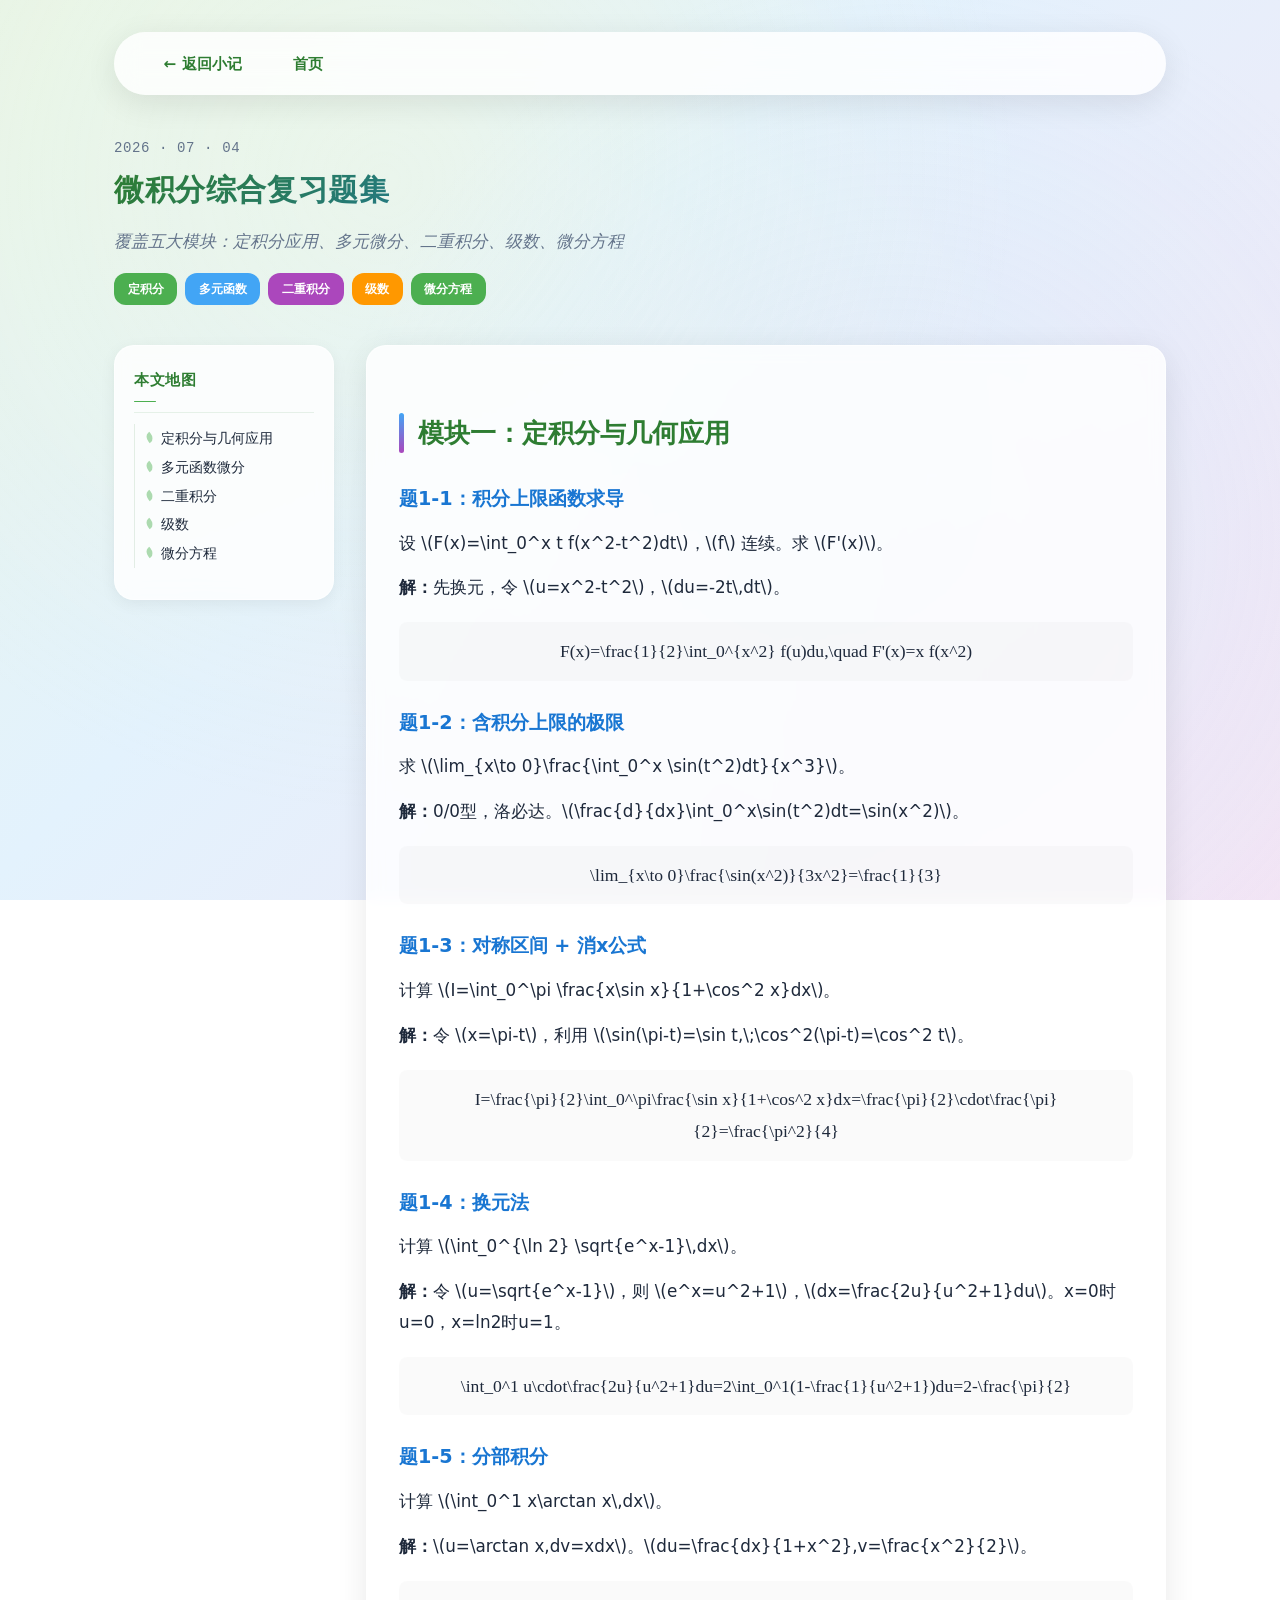
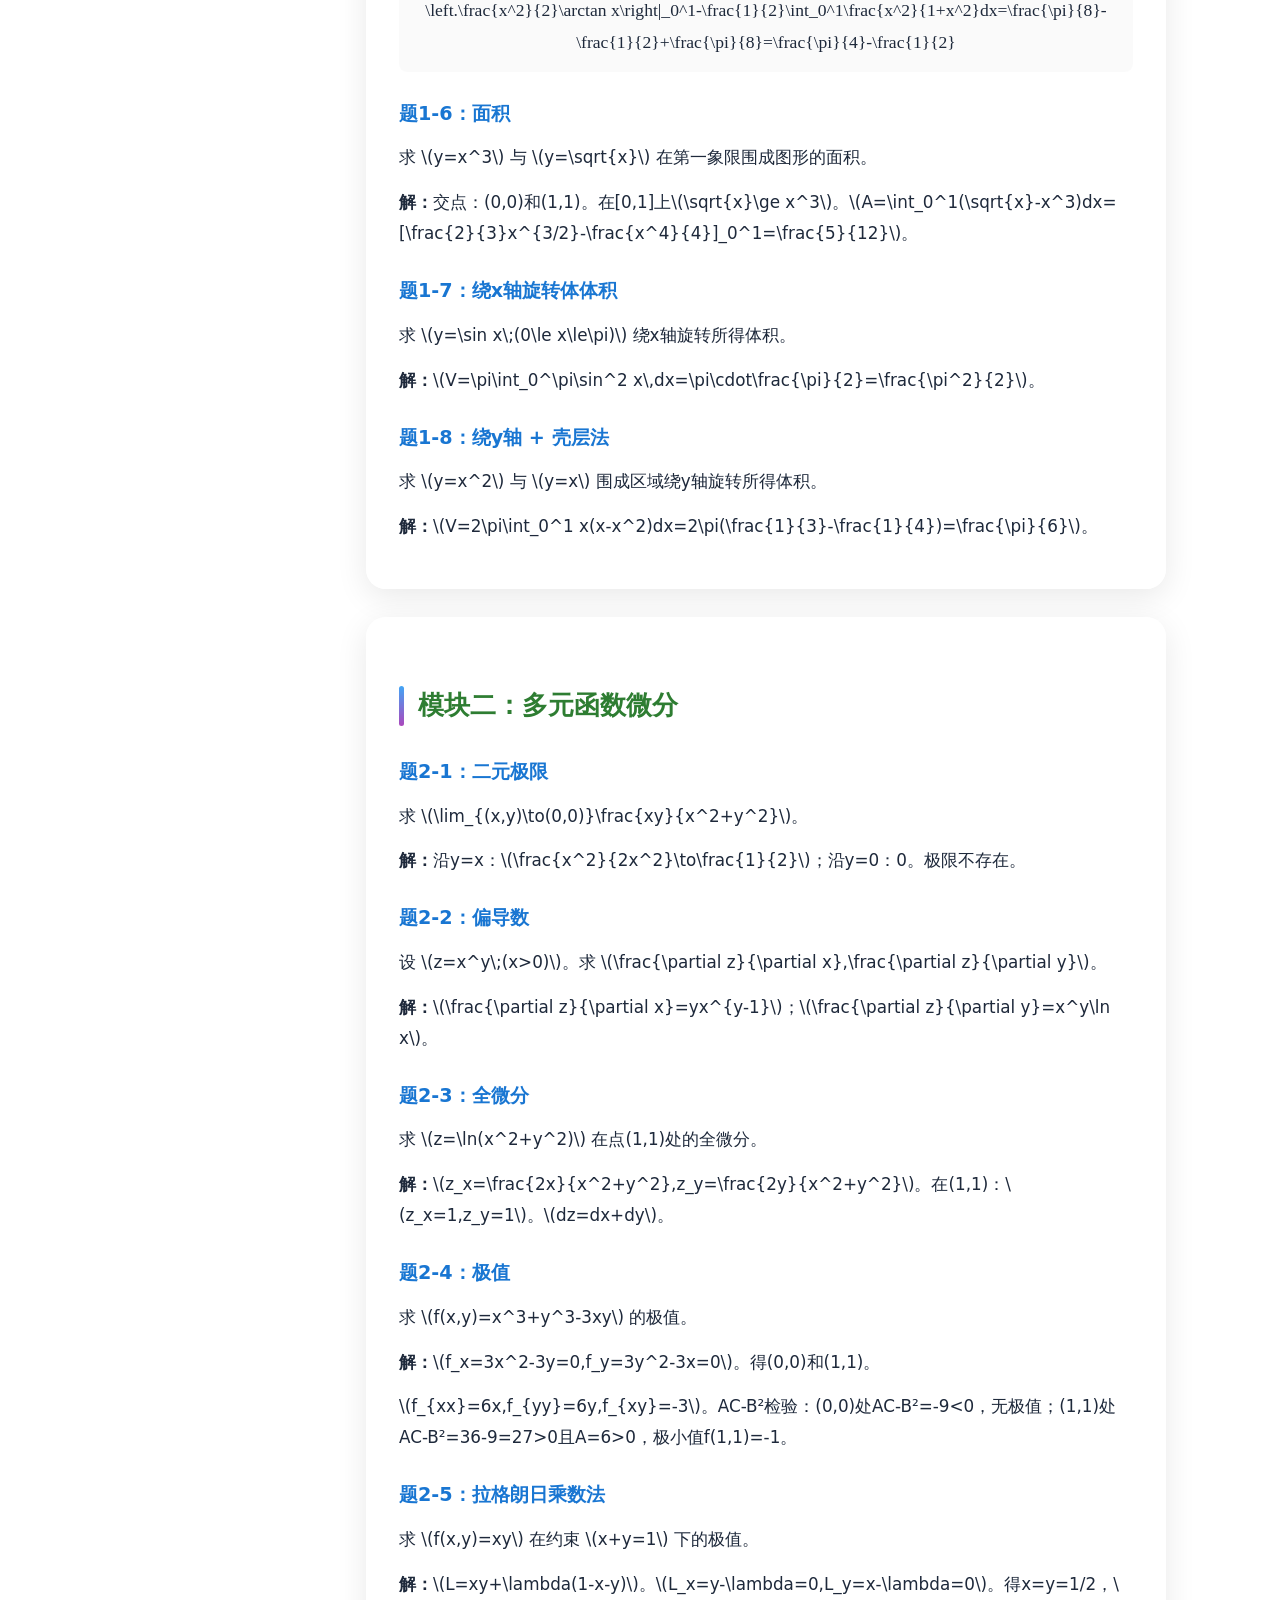
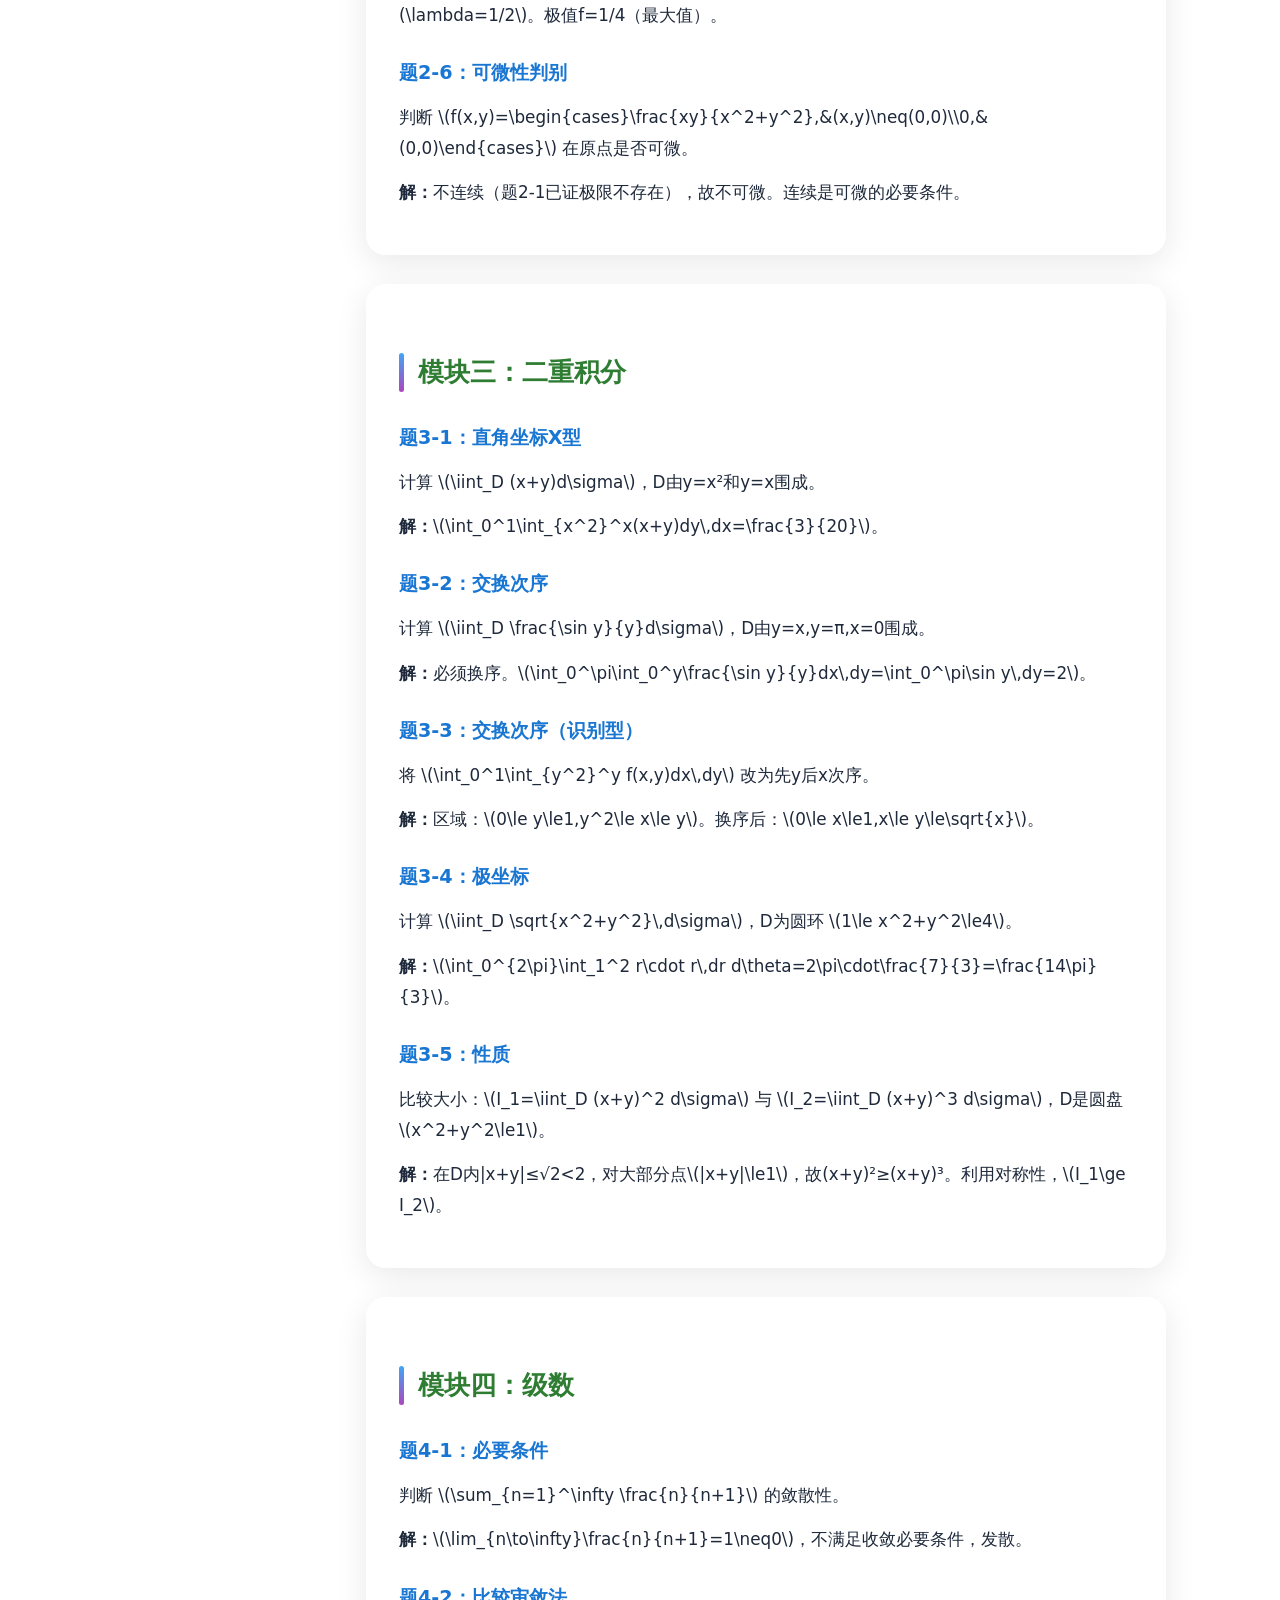
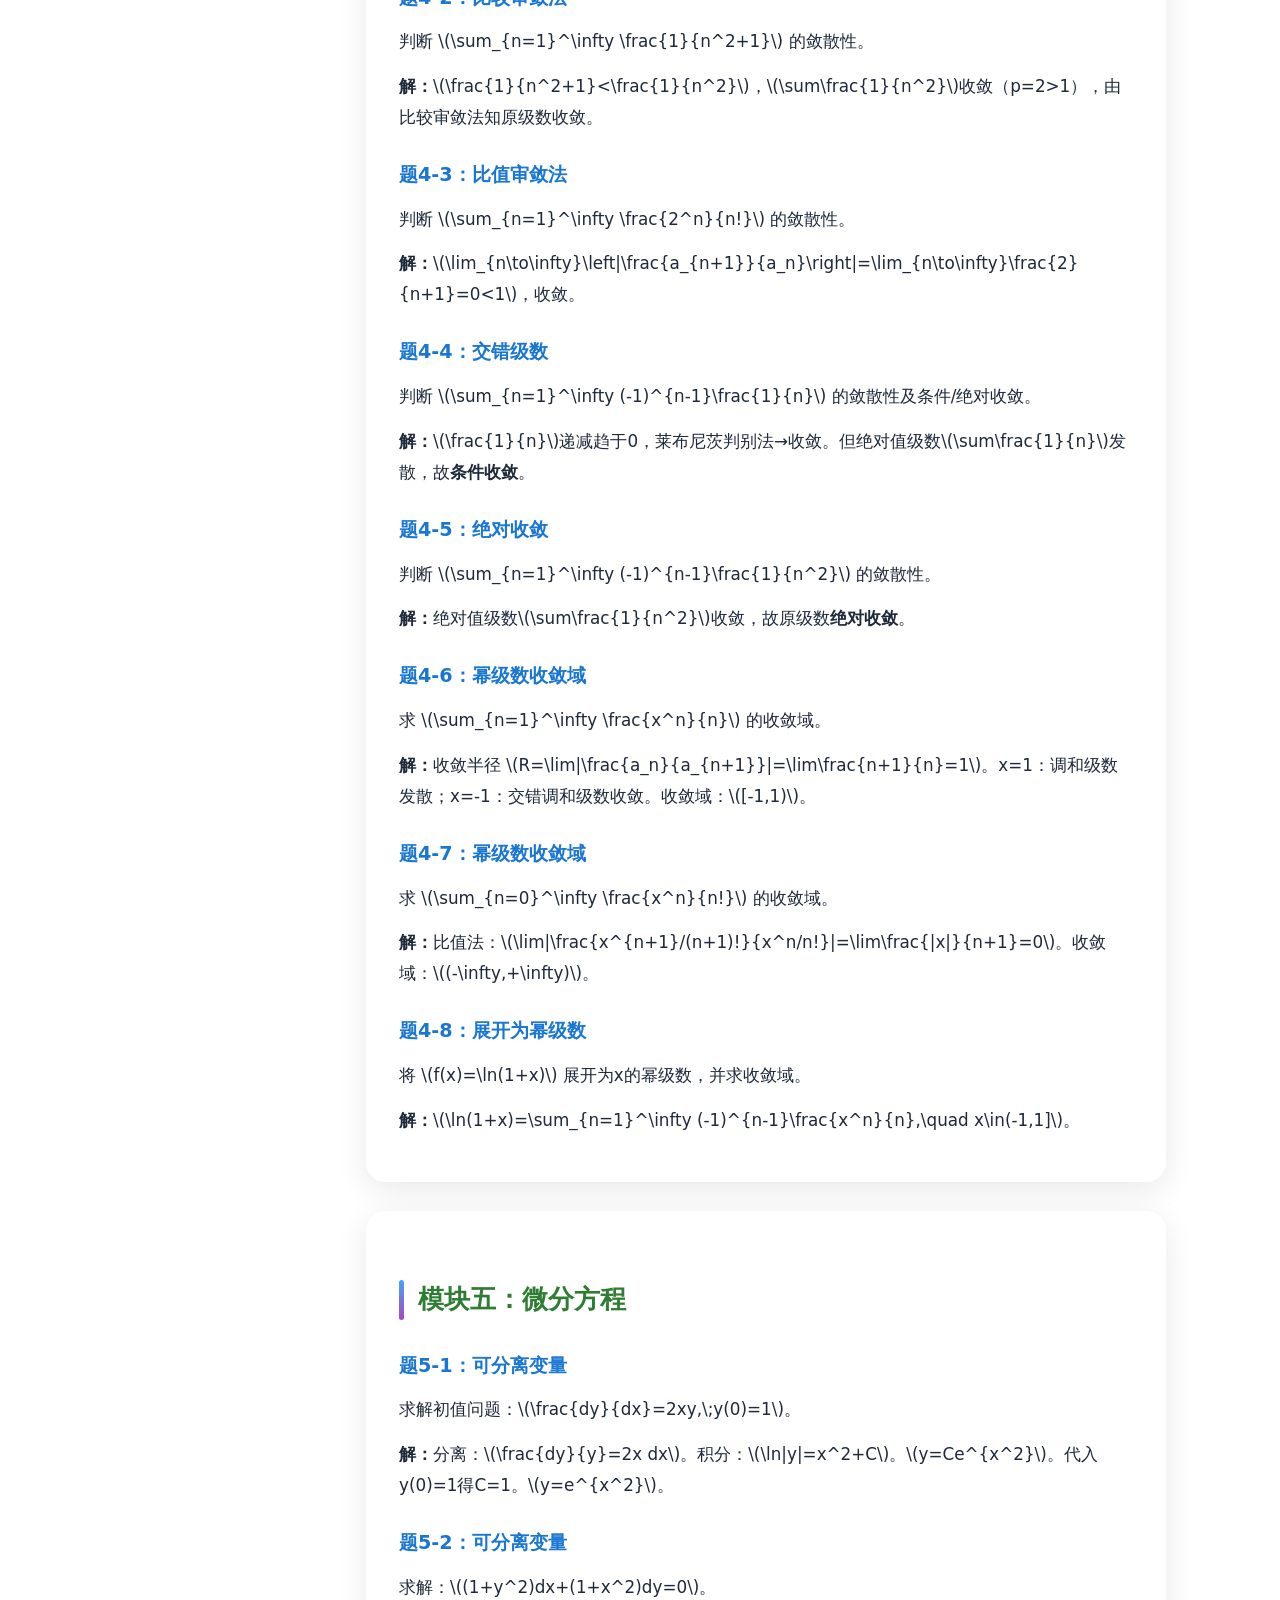
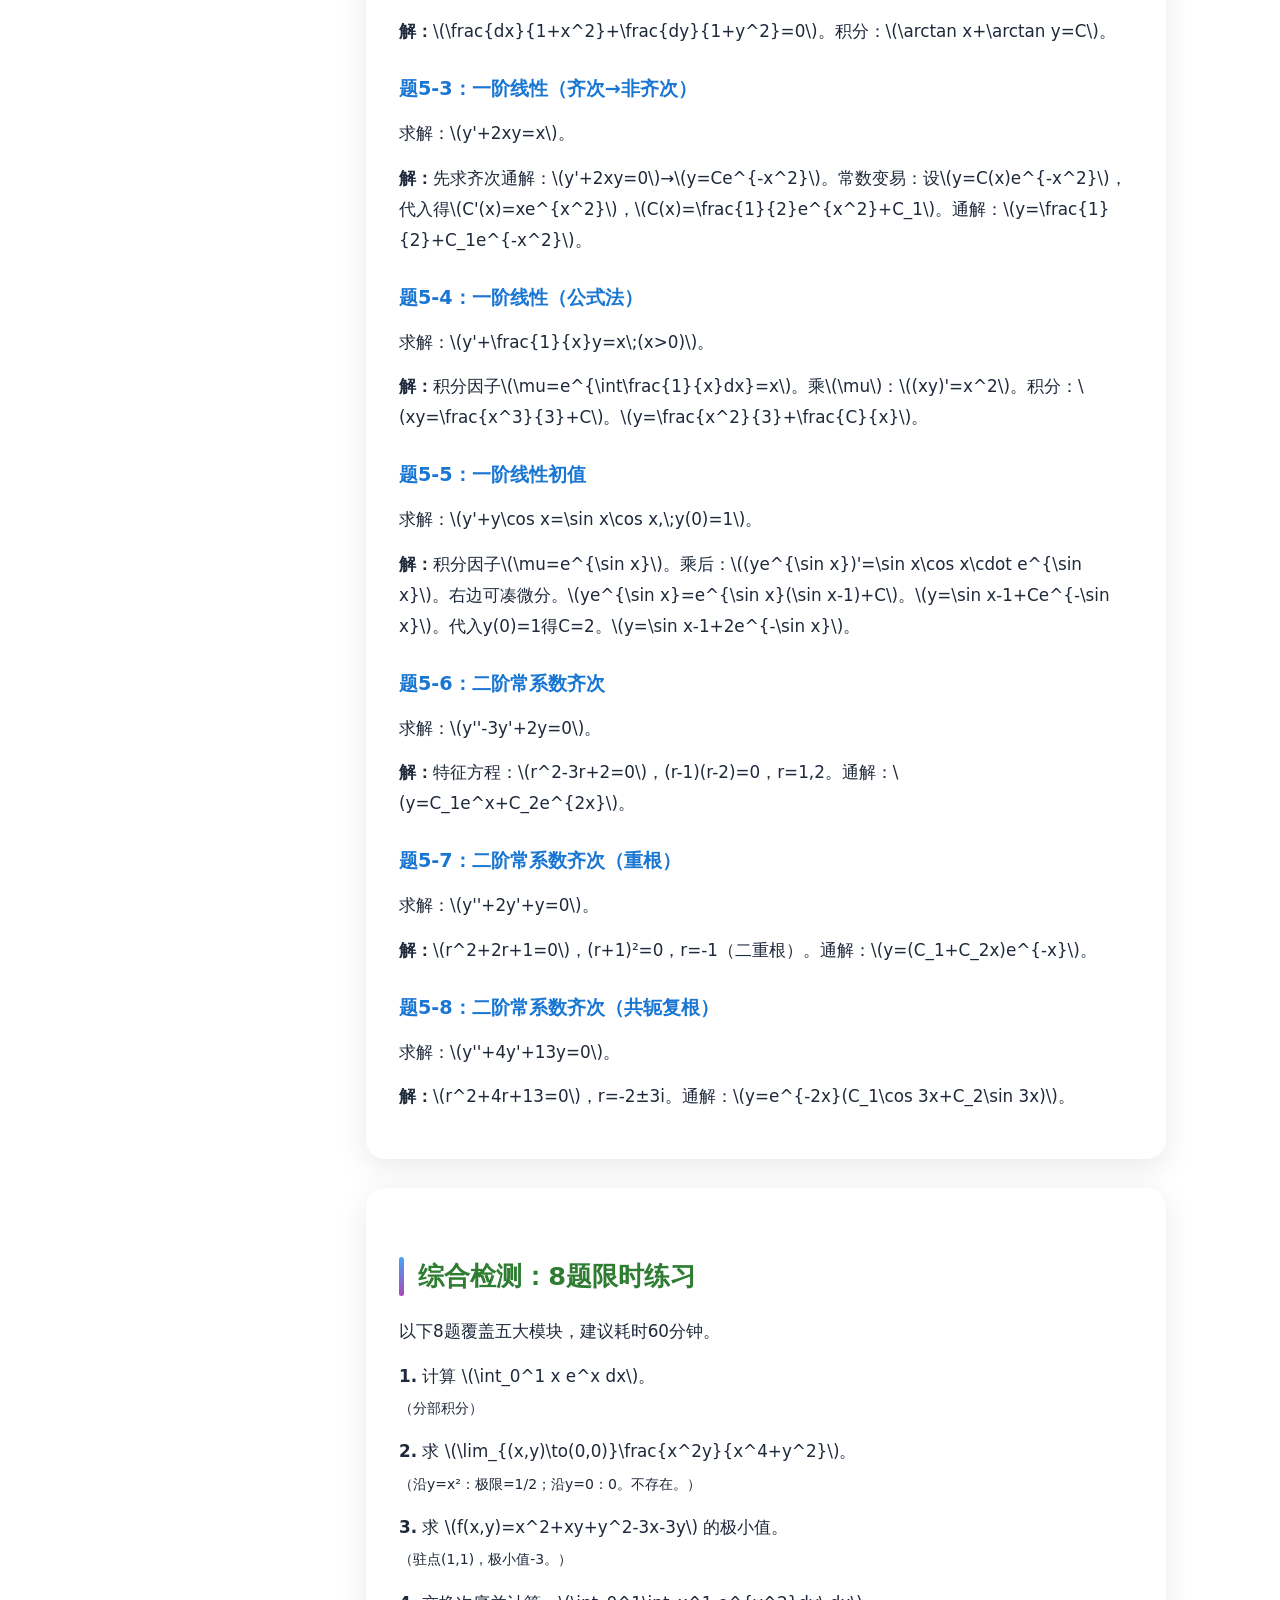
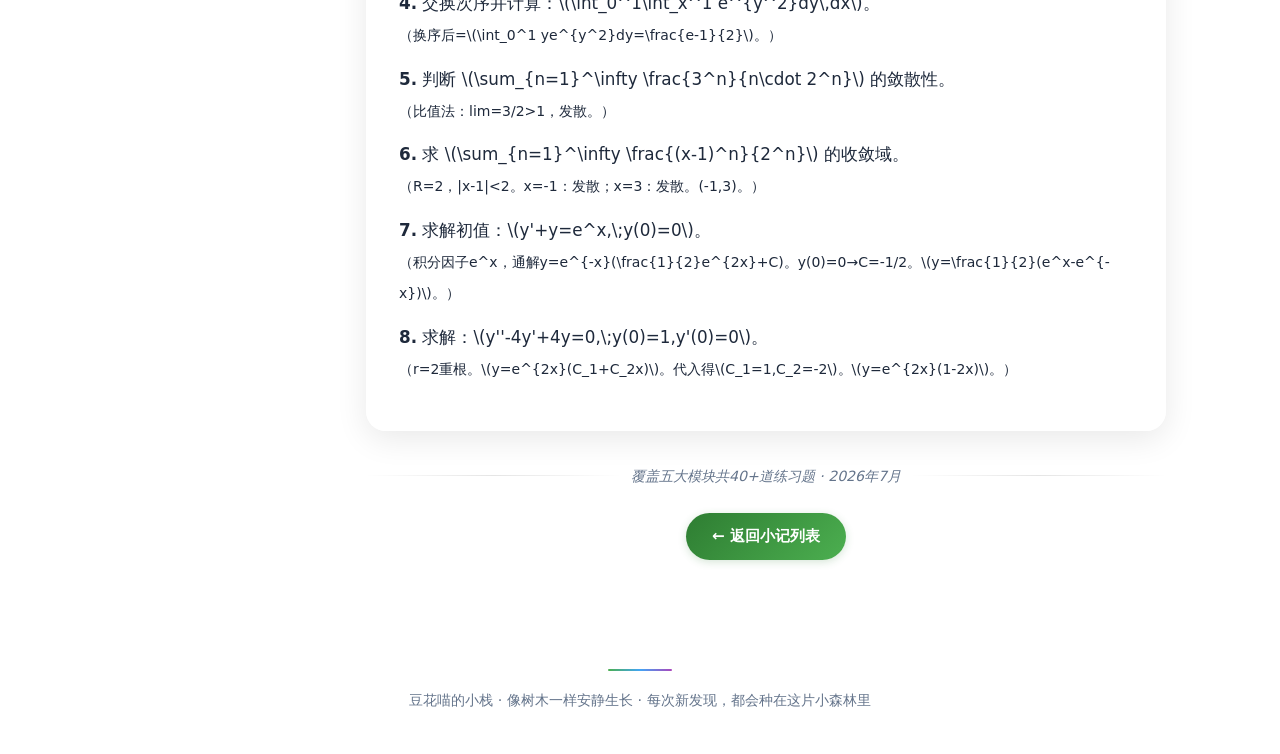
<file: blog/comprehensive-review-problems.html>
<!DOCTYPE html>
<html lang="zh-CN">
<head>
<meta charset="UTF-8">
<meta name="viewport" content="width=device-width, initial-scale=1.0">
<title>微积分综合复习题集 — 豆花喵的小栈</title>
<style>
  :root{--green:#2E7D32;--green-light:#4CAF50;--green-pale:#e8f5e9;--blue:#1976D2;--blue-light:#42A5F5;--blue-pale:#e3f2fd;--purple:#7B1FA2;--purple-light:#AB47BC;--purple-pale:#f3e5f5;--orange:#E65100;--orange-light:#FF9800;--text:#1e293b;--text-muted:#64748b;--card-bg:rgba(255,255,255,0.82);--card-border:rgba(255,255,255,0.55);--shadow-sm:0 4px 16px rgba(0,0,0,0.06);--shadow-md:0 8px 32px rgba(0,0,0,0.09);--shadow-lg:0 12px 40px rgba(0,0,0,0.13);--radius-sm:12px;--radius-md:20px;--radius-full:50px;--transition:0.3s cubic-bezier(.4,0,.2,1)}
  *,*::before,*::after{margin:0;padding:0;box-sizing:border-box}
  body{font-family:'Segoe UI','PingFang SC','Noto Serif SC',system-ui,-apple-system,sans-serif;background:linear-gradient(135deg,var(--green-pale) 0%,var(--blue-pale) 40%,var(--purple-pale) 100%) fixed;color:var(--text);min-height:100vh;line-height:1.85;font-size:1.05rem}
  body::before{content:'';position:fixed;inset:0;background:radial-gradient(circle at 30% 20%,rgba(255,255,200,0.22) 0%,transparent 55%),radial-gradient(circle at 70% 60%,rgba(200,230,255,0.20) 0%,transparent 55%);pointer-events:none;z-index:0}
  .container{max-width:1100px;margin:0 auto;padding:2rem 1.5rem 4rem;position:relative;z-index:1}
  .page-layout{display:flex;gap:2rem;align-items:flex-start}
  .sidebar{width:220px;flex-shrink:0;position:sticky;top:6rem}
  .main-content{flex:1;min-width:0}
  nav.top-bar{display:flex;gap:1rem;align-items:center;margin-bottom:2.5rem;background:var(--card-bg);backdrop-filter:blur(12px);padding:0.7rem 2rem;border-radius:var(--radius-full);box-shadow:var(--shadow-md);position:sticky;top:1rem;z-index:10}
  nav.top-bar a{text-decoration:none;font-weight:600;color:var(--green);padding:0.4rem 1.1rem;border-radius:var(--radius-full);transition:all var(--transition);font-size:0.95rem}
  nav.top-bar a:hover{background:var(--green);color:#fff;box-shadow:0 2px 12px rgba(46,125,50,0.35)}
  nav.top-bar a.back::before{content:'← '}
  .article-header{margin-bottom:2.5rem}
  .article-header .date{font-size:0.88rem;color:var(--text-muted);font-family:'Cascadia Code','Fira Code','Consolas',monospace;letter-spacing:0.04em;margin-bottom:0.5rem}
  .article-header h1{font-size:1.9rem;margin-bottom:1rem;background:linear-gradient(135deg,var(--green) 0%,var(--blue) 60%,var(--purple) 100%);-webkit-background-clip:text;-webkit-text-fill-color:transparent;background-clip:text;font-weight:800;letter-spacing:0.02em;line-height:1.35}
  .tags{display:flex;gap:0.5rem;flex-wrap:wrap;margin-top:1rem}
  .tag{display:inline-block;padding:0.25rem 0.85rem;border-radius:var(--radius-sm);font-size:0.78rem;font-weight:600;color:#fff;background:var(--green-light)}
  .tag.blue{background:var(--blue-light)}.tag.purple{background:var(--purple-light)}.tag.orange{background:var(--orange-light)}
  .card{background:var(--card-bg);backdrop-filter:blur(8px);border-radius:var(--radius-md);padding:2rem;margin-bottom:1.8rem;box-shadow:var(--shadow-md);border:1px solid var(--card-border);position:relative;overflow:hidden}
  .card::after{content:'';position:absolute;top:0;left:0;right:0;height:3px;background:linear-gradient(90deg,var(--green-light),var(--blue-light),var(--purple-light));opacity:0;transition:opacity var(--transition)}
  .card:hover{transform:translateY(-3px);box-shadow:var(--shadow-lg)}.card:hover::after{opacity:1}
  h2{font-size:1.6rem;margin:2rem 0 1rem;color:var(--green);padding-left:1.2rem;position:relative;font-weight:700}
  h2::before{content:'';position:absolute;left:0;top:0.15em;bottom:0.15em;width:5px;border-radius:3px;background:linear-gradient(180deg,var(--blue-light),var(--purple-light))}
  h3{margin:1.5rem 0 0.7rem;color:var(--blue);font-size:1.2rem;font-weight:700}
  h4{margin:1.2rem 0 0.5rem;color:var(--purple);font-size:1.05rem;font-weight:700}
  p{margin-bottom:0.85rem}ul,ol{padding-left:1.5rem;margin-bottom:0.85rem}li{padding:0.2rem 0;line-height:1.75}
  .math{font-family:'Georgia','Times New Roman','STIX Two Math',serif;font-style:italic;color:#1a1a2e;background:rgba(0,0,0,0.03);padding:0.1em 0.3em;border-radius:4px}
  .math-block{display:block;text-align:center;margin:1.2rem 0;padding:0.8rem 1rem;background:rgba(0,0,0,0.02);border-radius:8px;font-family:'Georgia','Times New Roman','STIX Two Math',serif;font-size:1.1rem;overflow-x:auto}
  .key-point{background:rgba(46,125,50,0.06);padding:1rem 1.3rem;border-radius:var(--radius-sm);border-left:4px solid var(--green-light);margin:1rem 0;font-size:0.95rem}
  .key-point strong{color:var(--green)}
  .insight-box{background:linear-gradient(135deg,rgba(255,248,200,0.5),rgba(255,243,224,0.5));padding:1rem 1.3rem;border-radius:var(--radius-sm);border-left:4px solid var(--orange-light);margin:1rem 0;font-size:0.95rem}
  .toc{background:var(--card-bg);backdrop-filter:blur(8px);border-radius:var(--radius-md);padding:1.3rem 1.2rem 1.1rem;margin-bottom:0;box-shadow:var(--shadow-sm);border:1px solid var(--card-border)}
  .toc h3{margin-top:0;color:var(--green);font-size:0.92rem;font-weight:700;letter-spacing:0.04em;padding-bottom:0.6rem;margin-bottom:0.7rem;border-bottom:1px solid rgba(46,125,50,0.1)}
  .toc h3::after{content:'';display:block;width:22px;height:1.5px;background:var(--green-light);margin-top:0.45rem;border-radius:1px}
  .toc ol{padding-left:0.6rem;list-style:none;border-left:1px solid rgba(46,125,50,0.12)}
  .toc li{padding:0.3rem 0 0.3rem 0.1rem;line-height:1.4;font-size:0.86rem;position:relative;display:flex;align-items:flex-start;gap:0.5rem}
  .toc li::before{content:'';display:block;width:7px;height:9px;background:var(--green-light);border-radius:80% 0 80% 0;transform:rotate(-40deg);flex-shrink:0;opacity:0.45;transition:all var(--transition);margin-top:0.25rem}
  .toc li:hover::before{opacity:0.85;transform:rotate(-40deg) scale(1.2);background:var(--green)}
  .toc li:has(a.active)::before{opacity:1;background:var(--green);box-shadow:0 0 5px rgba(46,125,50,0.25)}
  .toc a{color:var(--text);text-decoration:none;transition:color 0.2s}.toc a:hover{color:var(--green)}.toc a.active{color:var(--green);font-weight:700}
  .prob-num{display:inline-block;width:1.8rem;height:1.8rem;background:var(--blue);color:#fff;border-radius:50%;text-align:center;line-height:1.8rem;font-weight:700;font-size:0.85rem;margin-right:0.5rem;flex-shrink:0}
  .table-wrap{overflow-x:auto;margin:1rem 0}table{width:100%;border-collapse:collapse}th,td{padding:0.55rem 0.8rem;text-align:left;border-bottom:1px solid rgba(0,0,0,0.08)}th{font-weight:700;color:var(--green)}
  .ornament{display:flex;align-items:center;gap:0.6rem;margin:2rem 0 1rem;color:var(--text-muted);font-size:0.88rem;font-style:italic}
  .ornament::before,.ornament::after{content:'';flex:1;height:1px;background:linear-gradient(90deg,transparent,rgba(0,0,0,0.1),transparent)}
  footer{text-align:center;padding:2rem 1rem 2.5rem;color:var(--text-muted);font-size:0.9rem;position:relative;z-index:1}
  footer::before{content:'';display:block;width:64px;height:2px;background:linear-gradient(90deg,var(--green-light),var(--blue-light),var(--purple-light));margin:0 auto 1rem;border-radius:1px}
  .btn{display:inline-flex;align-items:center;gap:0.5rem;background:linear-gradient(135deg,var(--green),var(--green-light));color:#fff;padding:0.6rem 1.6rem;border-radius:var(--radius-full);text-decoration:none;font-weight:600;font-size:0.95rem;transition:all var(--transition);box-shadow:0 2px 8px rgba(46,125,50,0.2)}
  .btn:hover{transform:translateY(-2px);box-shadow:0 6px 20px rgba(46,125,50,0.35)}
  @media(max-width:860px){.page-layout{flex-direction:column}.sidebar{width:100%;position:static}.toc ol{display:flex;flex-wrap:wrap;gap:0.3rem 1rem;padding-left:0;list-style:none;border-left:none}.toc li{font-size:0.85rem}.toc li::before{display:none}}
  @media(max-width:600px){.container{padding:1rem 1rem 2rem}.article-header h1{font-size:1.4rem}h2{font-size:1.3rem}.card{padding:1.2rem}nav.top-bar{gap:0.3rem;padding:0.5rem 0.8rem}}
</style>
</head>
<body>
<div class="container">
  <nav class="top-bar"><a href="../index.html#blog" class="back">返回小记</a><a href="../index.html">首页</a></nav>
  <header class="article-header">
    <p class="date">2026 · 07 · 04</p>
    <h1>微积分综合复习题集</h1>
    <p class="subtitle" style="color:var(--text-muted);font-style:italic;">覆盖五大模块：定积分应用、多元微分、二重积分、级数、微分方程</p>
    <div class="tags"><span class="tag">定积分</span><span class="tag blue">多元函数</span><span class="tag purple">二重积分</span><span class="tag orange">级数</span><span class="tag">微分方程</span></div>
  </header>

  <div class="page-layout">
  <aside class="sidebar"><nav class="toc" aria-label="目录"><h3>本文地图</h3><ol>
    <li><a href="#s1">定积分与几何应用</a></li>
    <li><a href="#s2">多元函数微分</a></li>
    <li><a href="#s3">二重积分</a></li>
    <li><a href="#s4">级数</a></li>
    <li><a href="#s5">微分方程</a></li>
  </ol></nav></aside>
  <div class="main-content">

<!---------- 模块一：定积分 ---------->
<section id="s1" class="card">
<h2>模块一：定积分与几何应用</h2>

<h3>题1-1：积分上限函数求导</h3>
<p>设 \(F(x)=\int_0^x t f(x^2-t^2)dt\)，\(f\) 连续。求 \(F'(x)\)。</p>
<p><strong>解：</strong>先换元，令 \(u=x^2-t^2\)，\(du=-2t\,dt\)。</p>
<p class="math-block">F(x)=\frac{1}{2}\int_0^{x^2} f(u)du,\quad F'(x)=x f(x^2)</p>

<h3>题1-2：含积分上限的极限</h3>
<p>求 \(\lim_{x\to 0}\frac{\int_0^x \sin(t^2)dt}{x^3}\)。</p>
<p><strong>解：</strong>0/0型，洛必达。\(\frac{d}{dx}\int_0^x\sin(t^2)dt=\sin(x^2)\)。</p>
<p class="math-block">\lim_{x\to 0}\frac{\sin(x^2)}{3x^2}=\frac{1}{3}</p>

<h3>题1-3：对称区间 + 消x公式</h3>
<p>计算 \(I=\int_0^\pi \frac{x\sin x}{1+\cos^2 x}dx\)。</p>
<p><strong>解：</strong>令 \(x=\pi-t\)，利用 \(\sin(\pi-t)=\sin t,\;\cos^2(\pi-t)=\cos^2 t\)。</p>
<p class="math-block">I=\frac{\pi}{2}\int_0^\pi\frac{\sin x}{1+\cos^2 x}dx=\frac{\pi}{2}\cdot\frac{\pi}{2}=\frac{\pi^2}{4}</p>

<h3>题1-4：换元法</h3>
<p>计算 \(\int_0^{\ln 2} \sqrt{e^x-1}\,dx\)。</p>
<p><strong>解：</strong>令 \(u=\sqrt{e^x-1}\)，则 \(e^x=u^2+1\)，\(dx=\frac{2u}{u^2+1}du\)。x=0时u=0，x=ln2时u=1。</p>
<p class="math-block">\int_0^1 u\cdot\frac{2u}{u^2+1}du=2\int_0^1(1-\frac{1}{u^2+1})du=2-\frac{\pi}{2}</p>

<h3>题1-5：分部积分</h3>
<p>计算 \(\int_0^1 x\arctan x\,dx\)。</p>
<p><strong>解：</strong>\(u=\arctan x,dv=xdx\)。\(du=\frac{dx}{1+x^2},v=\frac{x^2}{2}\)。</p>
<p class="math-block">\left.\frac{x^2}{2}\arctan x\right|_0^1-\frac{1}{2}\int_0^1\frac{x^2}{1+x^2}dx=\frac{\pi}{8}-\frac{1}{2}+\frac{\pi}{8}=\frac{\pi}{4}-\frac{1}{2}</p>

<h3>题1-6：面积</h3>
<p>求 \(y=x^3\) 与 \(y=\sqrt{x}\) 在第一象限围成图形的面积。</p>
<p><strong>解：</strong>交点：(0,0)和(1,1)。在[0,1]上\(\sqrt{x}\ge x^3\)。\(A=\int_0^1(\sqrt{x}-x^3)dx=[\frac{2}{3}x^{3/2}-\frac{x^4}{4}]_0^1=\frac{5}{12}\)。</p>

<h3>题1-7：绕x轴旋转体体积</h3>
<p>求 \(y=\sin x\;(0\le x\le\pi)\) 绕x轴旋转所得体积。</p>
<p><strong>解：</strong>\(V=\pi\int_0^\pi\sin^2 x\,dx=\pi\cdot\frac{\pi}{2}=\frac{\pi^2}{2}\)。</p>

<h3>题1-8：绕y轴 + 壳层法</h3>
<p>求 \(y=x^2\) 与 \(y=x\) 围成区域绕y轴旋转所得体积。</p>
<p><strong>解：</strong>\(V=2\pi\int_0^1 x(x-x^2)dx=2\pi(\frac{1}{3}-\frac{1}{4})=\frac{\pi}{6}\)。</p>
</section>

<!---------- 模块二：多元函数微分 ---------->
<section id="s2" class="card">
<h2>模块二：多元函数微分</h2>

<h3>题2-1：二元极限</h3>
<p>求 \(\lim_{(x,y)\to(0,0)}\frac{xy}{x^2+y^2}\)。</p>
<p><strong>解：</strong>沿y=x：\(\frac{x^2}{2x^2}\to\frac{1}{2}\)；沿y=0：0。极限不存在。</p>

<h3>题2-2：偏导数</h3>
<p>设 \(z=x^y\;(x>0)\)。求 \(\frac{\partial z}{\partial x},\frac{\partial z}{\partial y}\)。</p>
<p><strong>解：</strong>\(\frac{\partial z}{\partial x}=yx^{y-1}\)；\(\frac{\partial z}{\partial y}=x^y\ln x\)。</p>

<h3>题2-3：全微分</h3>
<p>求 \(z=\ln(x^2+y^2)\) 在点(1,1)处的全微分。</p>
<p><strong>解：</strong>\(z_x=\frac{2x}{x^2+y^2},z_y=\frac{2y}{x^2+y^2}\)。在(1,1)：\(z_x=1,z_y=1\)。\(dz=dx+dy\)。</p>

<h3>题2-4：极值</h3>
<p>求 \(f(x,y)=x^3+y^3-3xy\) 的极值。</p>
<p><strong>解：</strong>\(f_x=3x^2-3y=0,f_y=3y^2-3x=0\)。得(0,0)和(1,1)。</p>
<p>\(f_{xx}=6x,f_{yy}=6y,f_{xy}=-3\)。AC-B²检验：(0,0)处AC-B²=-9&lt;0，无极值；(1,1)处AC-B²=36-9=27&gt;0且A=6&gt;0，极小值f(1,1)=-1。</p>

<h3>题2-5：拉格朗日乘数法</h3>
<p>求 \(f(x,y)=xy\) 在约束 \(x+y=1\) 下的极值。</p>
<p><strong>解：</strong>\(L=xy+\lambda(1-x-y)\)。\(L_x=y-\lambda=0,L_y=x-\lambda=0\)。得x=y=1/2，\(\lambda=1/2\)。极值f=1/4（最大值）。</p>

<h3>题2-6：可微性判别</h3>
<p>判断 \(f(x,y)=\begin{cases}\frac{xy}{x^2+y^2},&(x,y)\neq(0,0)\\0,&(0,0)\end{cases}\) 在原点是否可微。</p>
<p><strong>解：</strong>不连续（题2-1已证极限不存在），故不可微。连续是可微的必要条件。</p>
</section>

<!---------- 模块三：二重积分 ---------->
<section id="s3" class="card">
<h2>模块三：二重积分</h2>

<h3>题3-1：直角坐标X型</h3>
<p>计算 \(\iint_D (x+y)d\sigma\)，D由y=x²和y=x围成。</p>
<p><strong>解：</strong>\(\int_0^1\int_{x^2}^x(x+y)dy\,dx=\frac{3}{20}\)。</p>

<h3>题3-2：交换次序</h3>
<p>计算 \(\iint_D \frac{\sin y}{y}d\sigma\)，D由y=x,y=π,x=0围成。</p>
<p><strong>解：</strong>必须换序。\(\int_0^\pi\int_0^y\frac{\sin y}{y}dx\,dy=\int_0^\pi\sin y\,dy=2\)。</p>

<h3>题3-3：交换次序（识别型）</h3>
<p>将 \(\int_0^1\int_{y^2}^y f(x,y)dx\,dy\) 改为先y后x次序。</p>
<p><strong>解：</strong>区域：\(0\le y\le1,y^2\le x\le y\)。换序后：\(0\le x\le1,x\le y\le\sqrt{x}\)。</p>

<h3>题3-4：极坐标</h3>
<p>计算 \(\iint_D \sqrt{x^2+y^2}\,d\sigma\)，D为圆环 \(1\le x^2+y^2\le4\)。</p>
<p><strong>解：</strong>\(\int_0^{2\pi}\int_1^2 r\cdot r\,dr d\theta=2\pi\cdot\frac{7}{3}=\frac{14\pi}{3}\)。</p>

<h3>题3-5：性质</h3>
<p>比较大小：\(I_1=\iint_D (x+y)^2 d\sigma\) 与 \(I_2=\iint_D (x+y)^3 d\sigma\)，D是圆盘 \(x^2+y^2\le1\)。</p>
<p><strong>解：</strong>在D内|x+y|≤√2&lt;2，对大部分点\(|x+y|\le1\)，故(x+y)²≥(x+y)³。利用对称性，\(I_1\ge I_2\)。</p>
</section>

<!---------- 模块四：级数 ---------->
<section id="s4" class="card">
<h2>模块四：级数</h2>

<h3>题4-1：必要条件</h3>
<p>判断 \(\sum_{n=1}^\infty \frac{n}{n+1}\) 的敛散性。</p>
<p><strong>解：</strong>\(\lim_{n\to\infty}\frac{n}{n+1}=1\neq0\)，不满足收敛必要条件，发散。</p>

<h3>题4-2：比较审敛法</h3>
<p>判断 \(\sum_{n=1}^\infty \frac{1}{n^2+1}\) 的敛散性。</p>
<p><strong>解：</strong>\(\frac{1}{n^2+1}<\frac{1}{n^2}\)，\(\sum\frac{1}{n^2}\)收敛（p=2&gt;1），由比较审敛法知原级数收敛。</p>

<h3>题4-3：比值审敛法</h3>
<p>判断 \(\sum_{n=1}^\infty \frac{2^n}{n!}\) 的敛散性。</p>
<p><strong>解：</strong>\(\lim_{n\to\infty}\left|\frac{a_{n+1}}{a_n}\right|=\lim_{n\to\infty}\frac{2}{n+1}=0<1\)，收敛。</p>

<h3>题4-4：交错级数</h3>
<p>判断 \(\sum_{n=1}^\infty (-1)^{n-1}\frac{1}{n}\) 的敛散性及条件/绝对收敛。</p>
<p><strong>解：</strong>\(\frac{1}{n}\)递减趋于0，莱布尼茨判别法→收敛。但绝对值级数\(\sum\frac{1}{n}\)发散，故<strong>条件收敛</strong>。</p>

<h3>题4-5：绝对收敛</h3>
<p>判断 \(\sum_{n=1}^\infty (-1)^{n-1}\frac{1}{n^2}\) 的敛散性。</p>
<p><strong>解：</strong>绝对值级数\(\sum\frac{1}{n^2}\)收敛，故原级数<strong>绝对收敛</strong>。</p>

<h3>题4-6：幂级数收敛域</h3>
<p>求 \(\sum_{n=1}^\infty \frac{x^n}{n}\) 的收敛域。</p>
<p><strong>解：</strong>收敛半径 \(R=\lim|\frac{a_n}{a_{n+1}}|=\lim\frac{n+1}{n}=1\)。x=1：调和级数发散；x=-1：交错调和级数收敛。收敛域：\([-1,1)\)。</p>

<h3>题4-7：幂级数收敛域</h3>
<p>求 \(\sum_{n=0}^\infty \frac{x^n}{n!}\) 的收敛域。</p>
<p><strong>解：</strong>比值法：\(\lim|\frac{x^{n+1}/(n+1)!}{x^n/n!}|=\lim\frac{|x|}{n+1}=0\)。收敛域：\((-\infty,+\infty)\)。</p>

<h3>题4-8：展开为幂级数</h3>
<p>将 \(f(x)=\ln(1+x)\) 展开为x的幂级数，并求收敛域。</p>
<p><strong>解：</strong>\(\ln(1+x)=\sum_{n=1}^\infty (-1)^{n-1}\frac{x^n}{n},\quad x\in(-1,1]\)。</p>
</section>

<!---------- 模块五：微分方程 ---------->
<section id="s5" class="card">
<h2>模块五：微分方程</h2>

<h3>题5-1：可分离变量</h3>
<p>求解初值问题：\(\frac{dy}{dx}=2xy,\;y(0)=1\)。</p>
<p><strong>解：</strong>分离：\(\frac{dy}{y}=2x dx\)。积分：\(\ln|y|=x^2+C\)。\(y=Ce^{x^2}\)。代入y(0)=1得C=1。\(y=e^{x^2}\)。</p>

<h3>题5-2：可分离变量</h3>
<p>求解：\((1+y^2)dx+(1+x^2)dy=0\)。</p>
<p><strong>解：</strong>\(\frac{dx}{1+x^2}+\frac{dy}{1+y^2}=0\)。积分：\(\arctan x+\arctan y=C\)。</p>

<h3>题5-3：一阶线性（齐次→非齐次）</h3>
<p>求解：\(y'+2xy=x\)。</p>
<p><strong>解：</strong>先求齐次通解：\(y'+2xy=0\)→\(y=Ce^{-x^2}\)。常数变易：设\(y=C(x)e^{-x^2}\)，代入得\(C'(x)=xe^{x^2}\)，\(C(x)=\frac{1}{2}e^{x^2}+C_1\)。通解：\(y=\frac{1}{2}+C_1e^{-x^2}\)。</p>

<h3>题5-4：一阶线性（公式法）</h3>
<p>求解：\(y'+\frac{1}{x}y=x\;(x>0)\)。</p>
<p><strong>解：</strong>积分因子\(\mu=e^{\int\frac{1}{x}dx}=x\)。乘\(\mu\)：\((xy)'=x^2\)。积分：\(xy=\frac{x^3}{3}+C\)。\(y=\frac{x^2}{3}+\frac{C}{x}\)。</p>

<h3>题5-5：一阶线性初值</h3>
<p>求解：\(y'+y\cos x=\sin x\cos x,\;y(0)=1\)。</p>
<p><strong>解：</strong>积分因子\(\mu=e^{\sin x}\)。乘后：\((ye^{\sin x})'=\sin x\cos x\cdot e^{\sin x}\)。右边可凑微分。\(ye^{\sin x}=e^{\sin x}(\sin x-1)+C\)。\(y=\sin x-1+Ce^{-\sin x}\)。代入y(0)=1得C=2。\(y=\sin x-1+2e^{-\sin x}\)。</p>

<h3>题5-6：二阶常系数齐次</h3>
<p>求解：\(y''-3y'+2y=0\)。</p>
<p><strong>解：</strong>特征方程：\(r^2-3r+2=0\)，(r-1)(r-2)=0，r=1,2。通解：\(y=C_1e^x+C_2e^{2x}\)。</p>

<h3>题5-7：二阶常系数齐次（重根）</h3>
<p>求解：\(y''+2y'+y=0\)。</p>
<p><strong>解：</strong>\(r^2+2r+1=0\)，(r+1)²=0，r=-1（二重根）。通解：\(y=(C_1+C_2x)e^{-x}\)。</p>

<h3>题5-8：二阶常系数齐次（共轭复根）</h3>
<p>求解：\(y''+4y'+13y=0\)。</p>
<p><strong>解：</strong>\(r^2+4r+13=0\)，r=-2±3i。通解：\(y=e^{-2x}(C_1\cos 3x+C_2\sin 3x)\)。</p>
</section>

<!---------- 综合检测 ---------->
<section class="card">
<h2>综合检测：8题限时练习</h2>
<p>以下8题覆盖五大模块，建议耗时60分钟。</p>

<p><strong>1.</strong> 计算 \(\int_0^1 x e^x dx\)。<br><small>（分部积分）</small></p>
<p><strong>2.</strong> 求 \(\lim_{(x,y)\to(0,0)}\frac{x^2y}{x^4+y^2}\)。<br><small>（沿y=x²：极限=1/2；沿y=0：0。不存在。）</small></p>
<p><strong>3.</strong> 求 \(f(x,y)=x^2+xy+y^2-3x-3y\) 的极小值。<br><small>（驻点(1,1)，极小值-3。）</small></p>
<p><strong>4.</strong> 交换次序并计算：\(\int_0^1\int_x^1 e^{y^2}dy\,dx\)。<br><small>（换序后=\(\int_0^1 ye^{y^2}dy=\frac{e-1}{2}\)。）</small></p>
<p><strong>5.</strong> 判断 \(\sum_{n=1}^\infty \frac{3^n}{n\cdot 2^n}\) 的敛散性。<br><small>（比值法：lim=3/2&gt;1，发散。）</small></p>
<p><strong>6.</strong> 求 \(\sum_{n=1}^\infty \frac{(x-1)^n}{2^n}\) 的收敛域。<br><small>（R=2，|x-1|&lt;2。x=-1：发散；x=3：发散。(-1,3)。）</small></p>
<p><strong>7.</strong> 求解初值：\(y'+y=e^x,\;y(0)=0\)。<br><small>（积分因子e^x，通解y=e^{-x}(\frac{1}{2}e^{2x}+C)。y(0)=0→C=-1/2。\(y=\frac{1}{2}(e^x-e^{-x})\)。）</small></p>
<p><strong>8.</strong> 求解：\(y''-4y'+4y=0,\;y(0)=1,y'(0)=0\)。<br><small>（r=2重根。\(y=e^{2x}(C_1+C_2x)\)。代入得\(C_1=1,C_2=-2\)。\(y=e^{2x}(1-2x)\)。）</small></p>
</section>

  <div class="ornament">覆盖五大模块共40+道练习题 · 2026年7月</div>
  <p style="text-align:center;margin-top:1.5rem;"><a href="../index.html#blog" class="btn">← 返回小记列表</a></p>
  </div></div>
</div>
<footer>豆花喵的小栈 · 像树木一样安静生长 · 每次新发现，都会种在这片小森林里</footer>
<script>(function(){var links=document.querySelectorAll('.toc a');var sections=[];for(var i=0;i<links.length;i++){var id=links[i].getAttribute('href').replace('#','');var el=document.getElementById(id);if(el)sections.push({link:links[i],section:el})}function onScroll(){var scrollY=window.scrollY+120;var current=null;for(var i=0;i<sections.length;i++){if(sections[i].section.offsetTop<=scrollY)current=sections[i].link}for(var j=0;j<links.length;j++)links[j].classList.remove('active');if(current)current.classList.add('active')}window.addEventListener('scroll',onScroll,{passive:true});onScroll()})();</script>
</body>
</html>
</file>
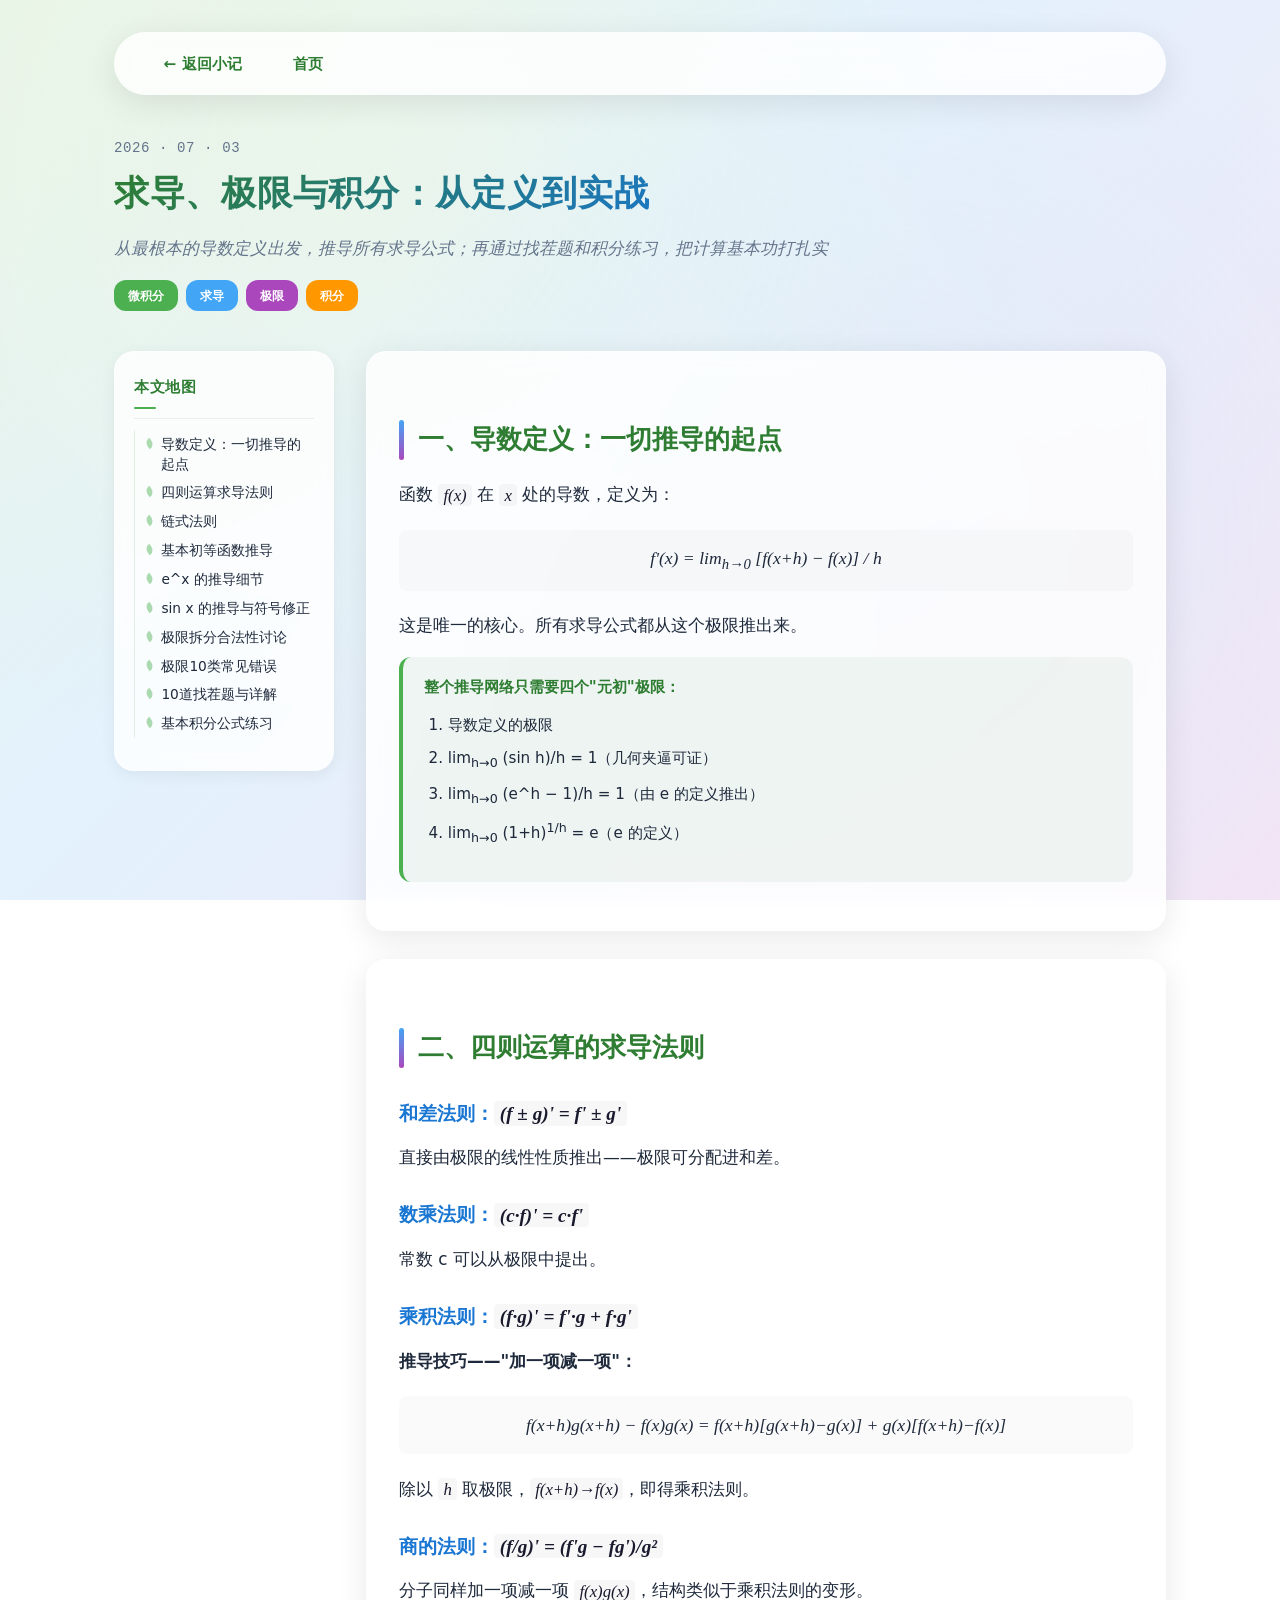
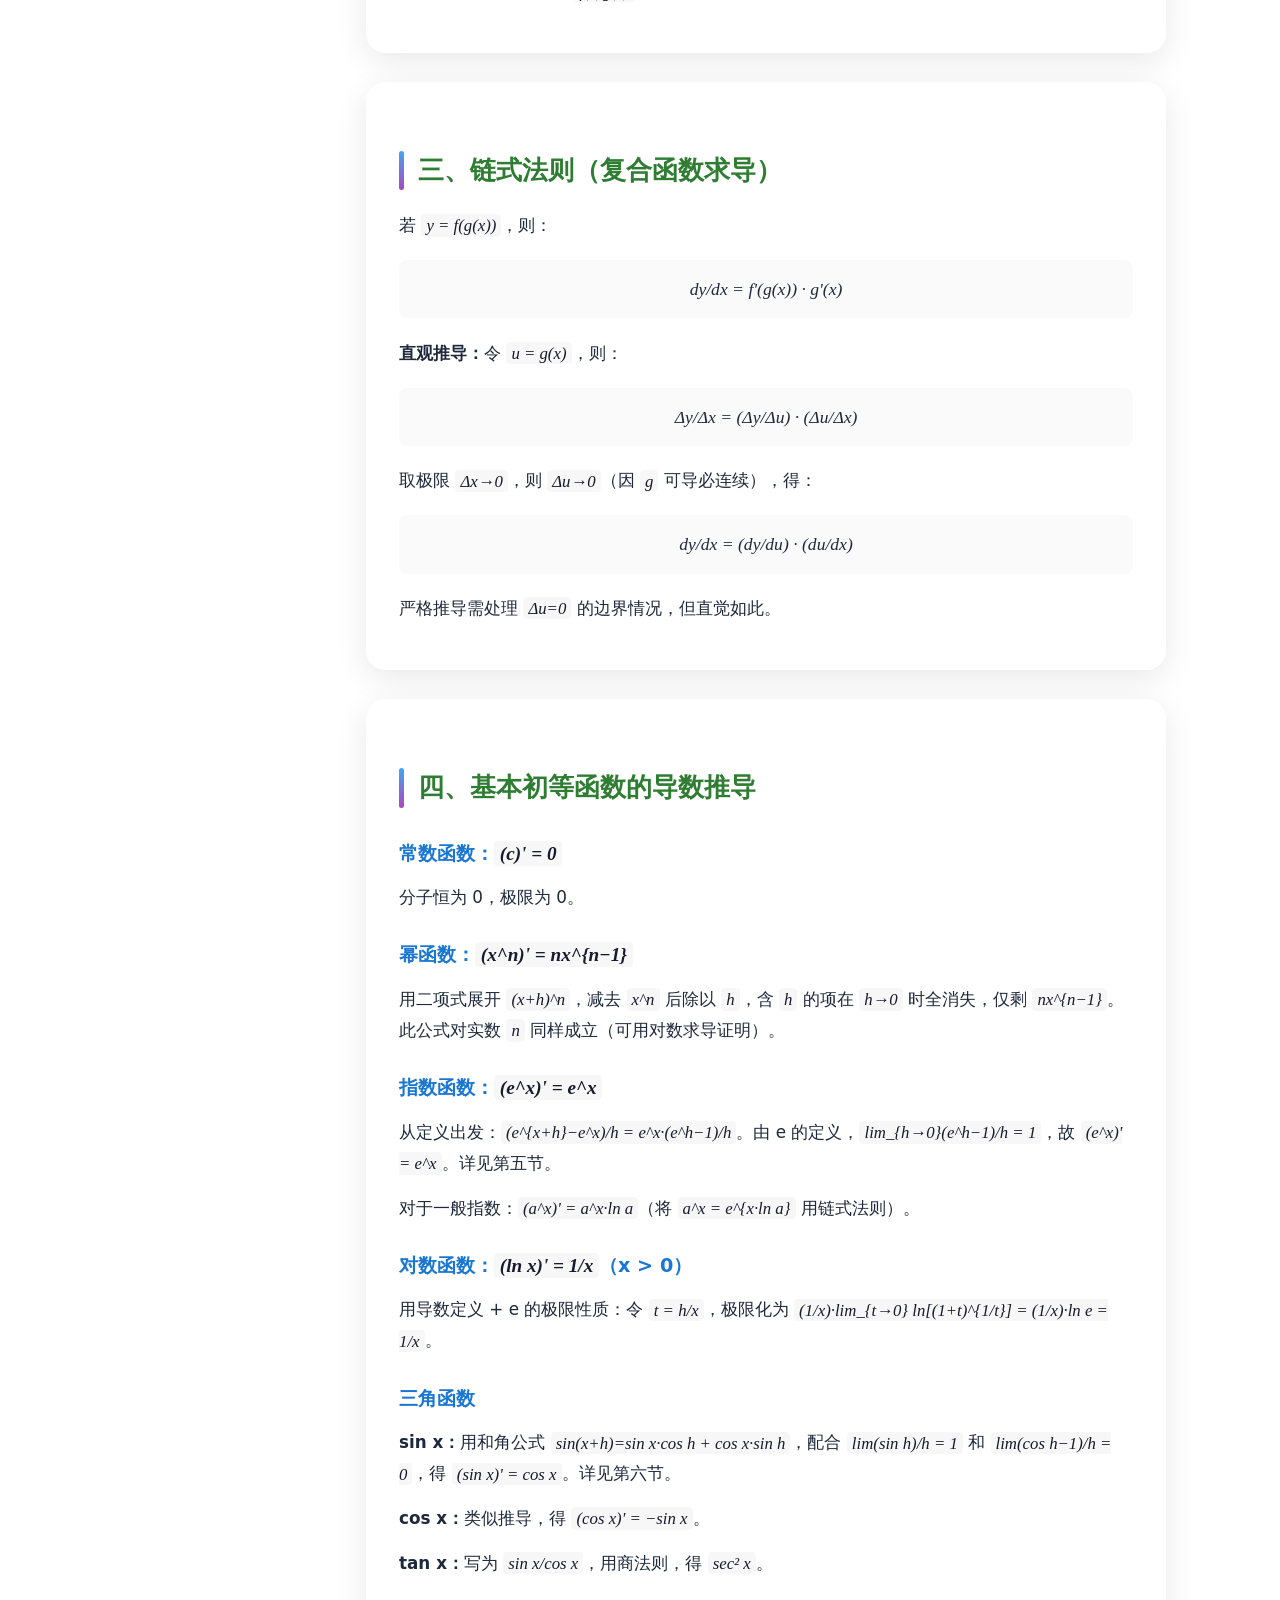
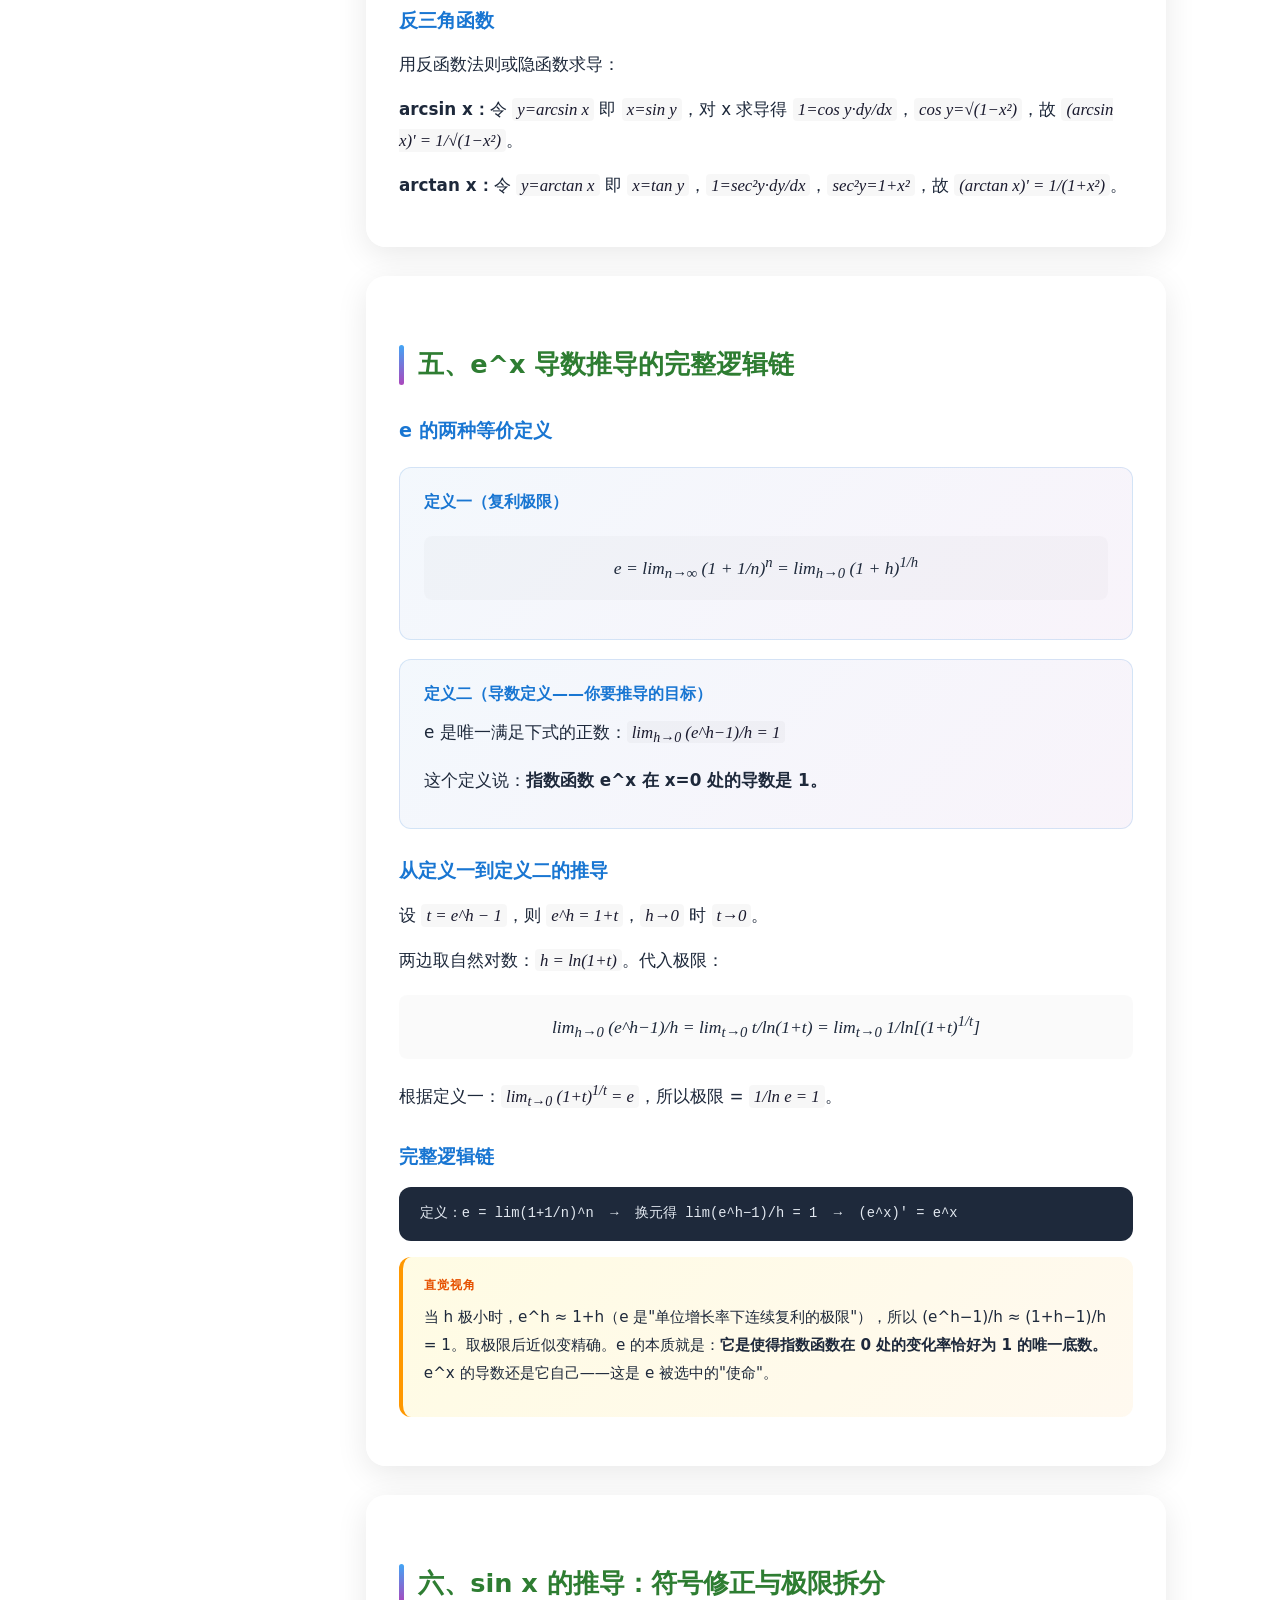
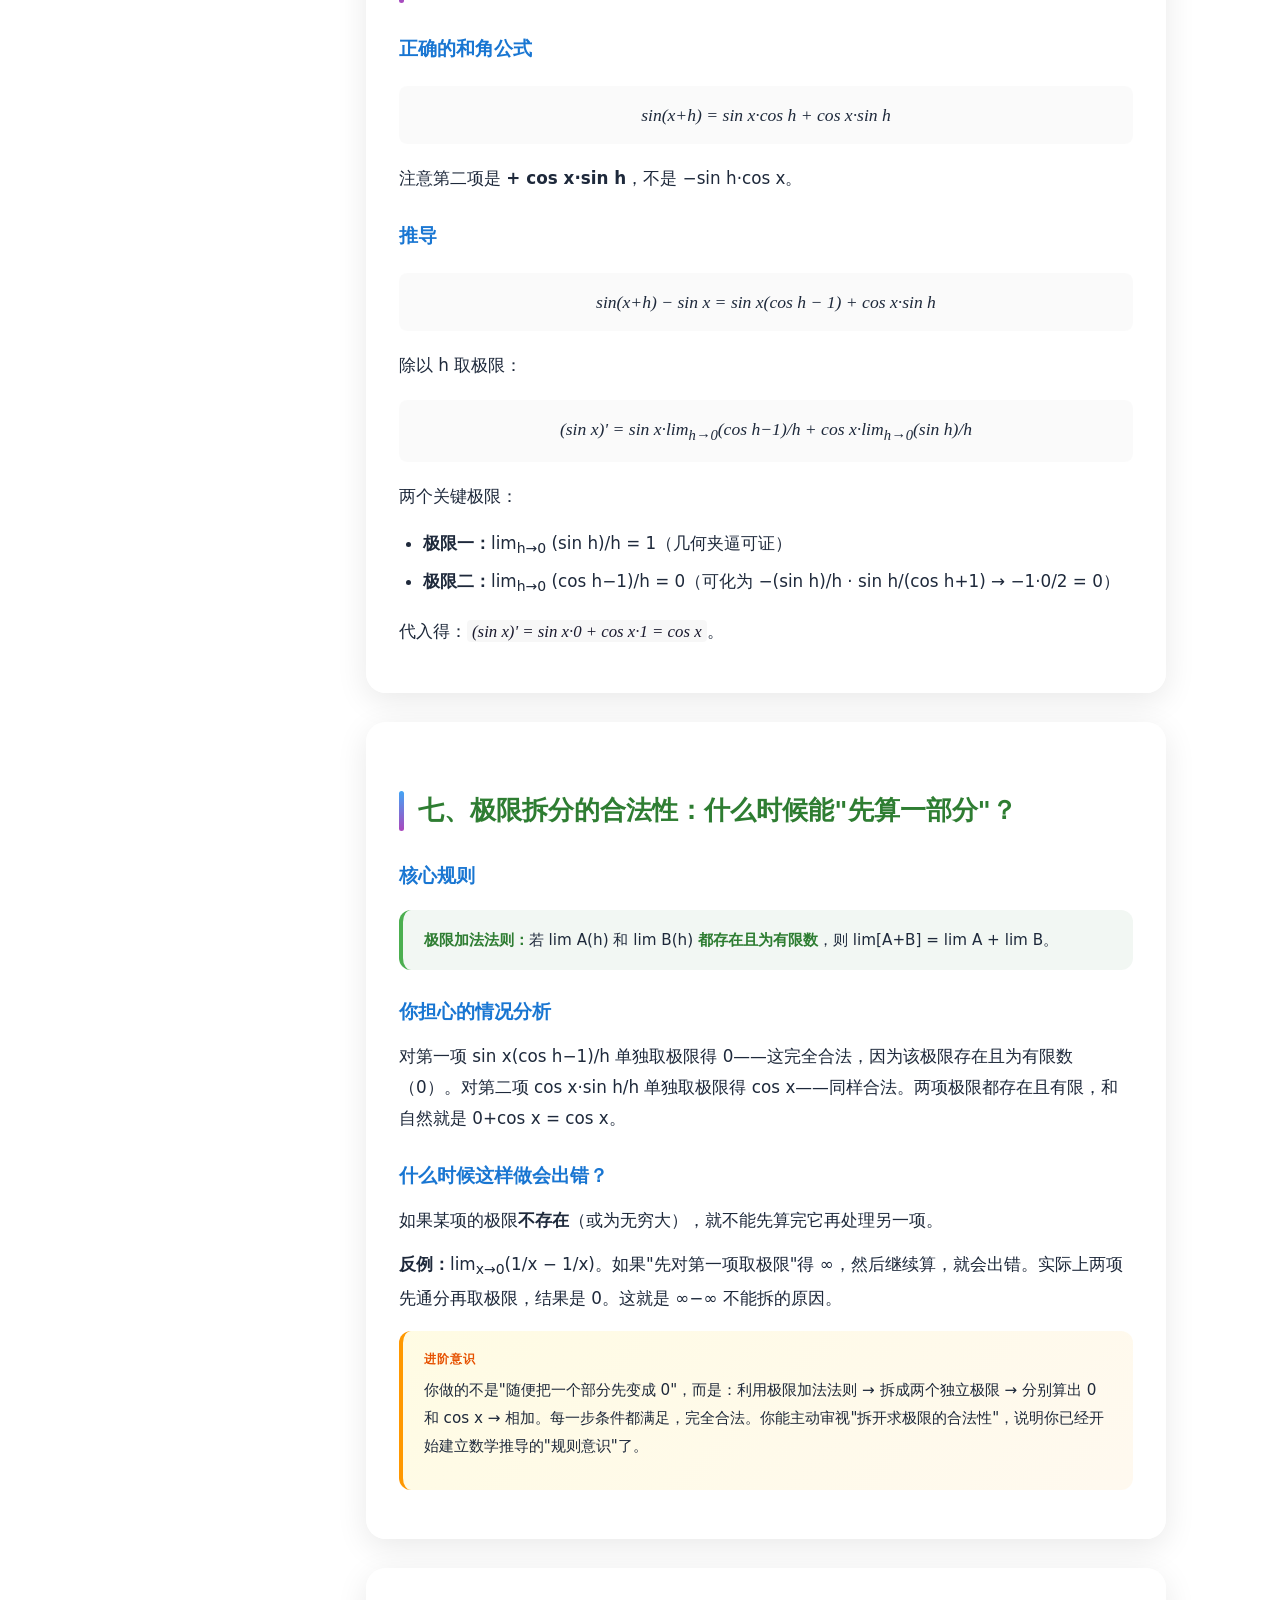
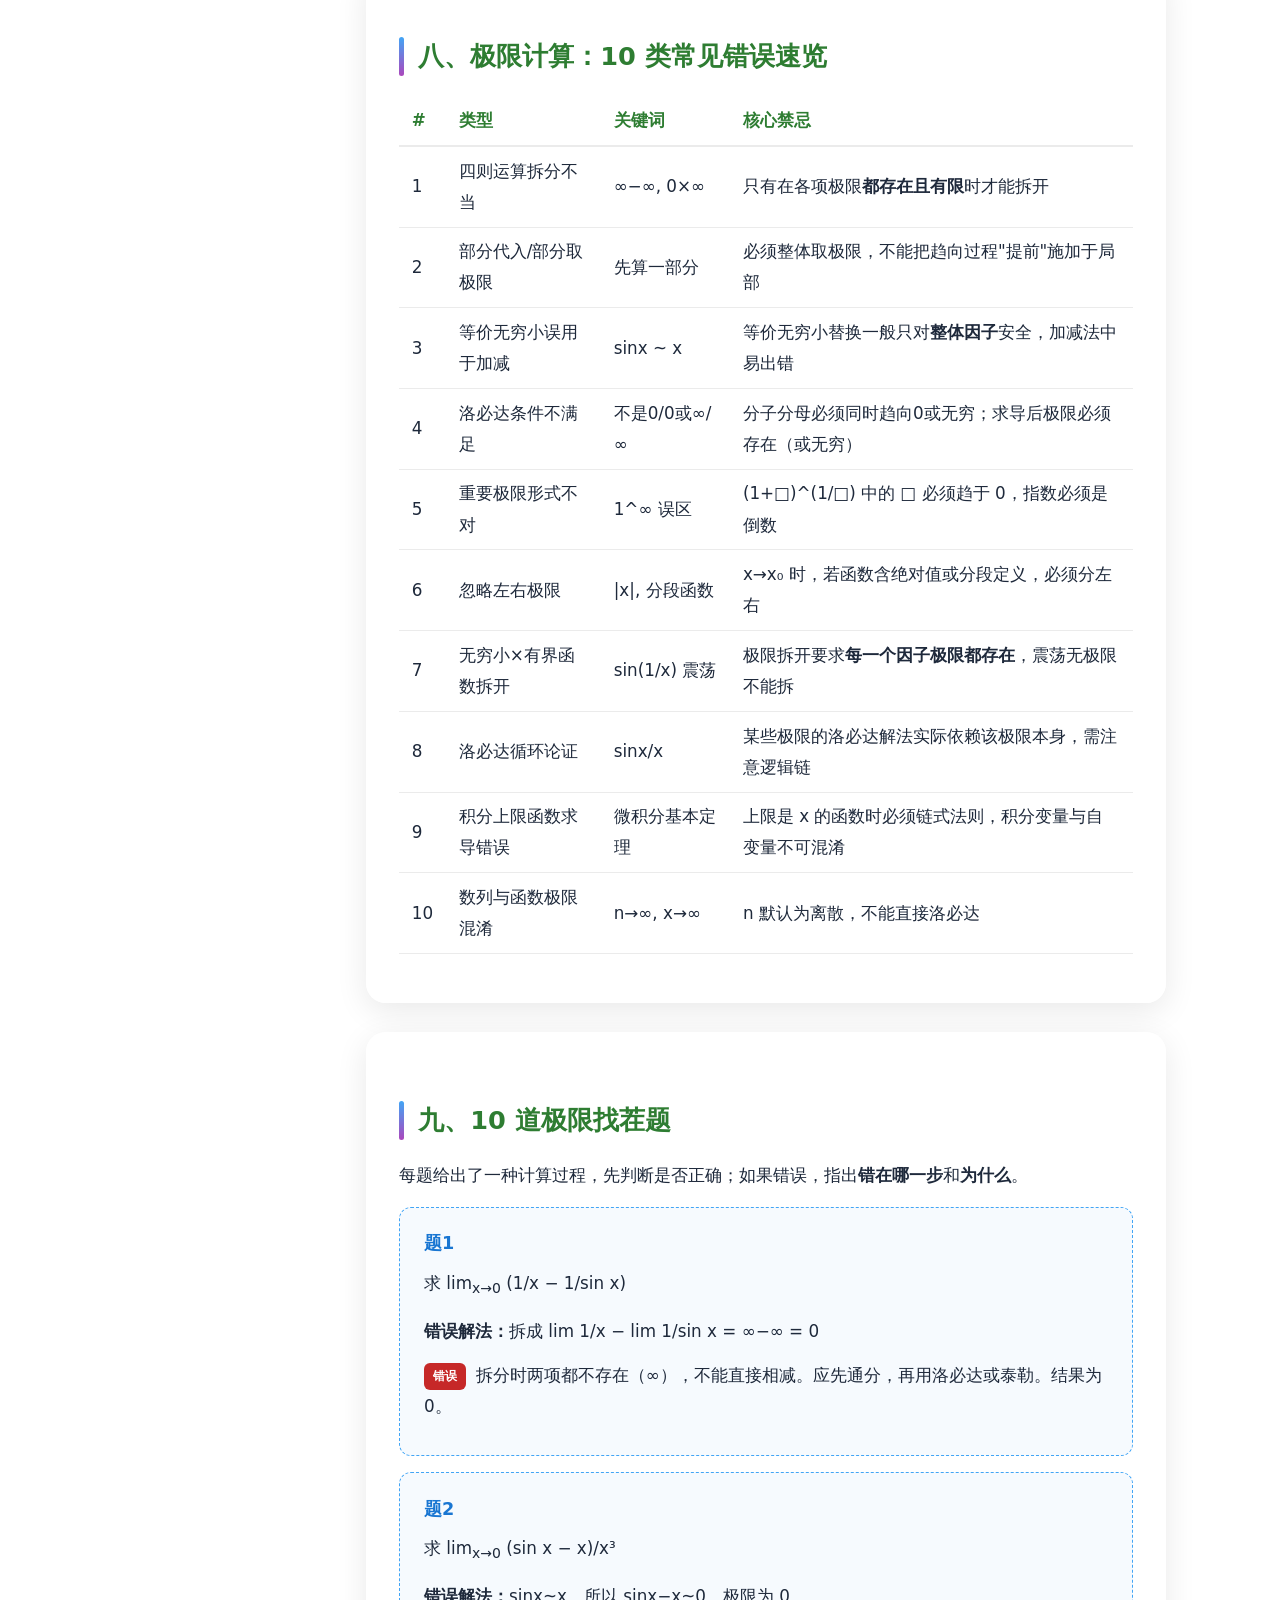
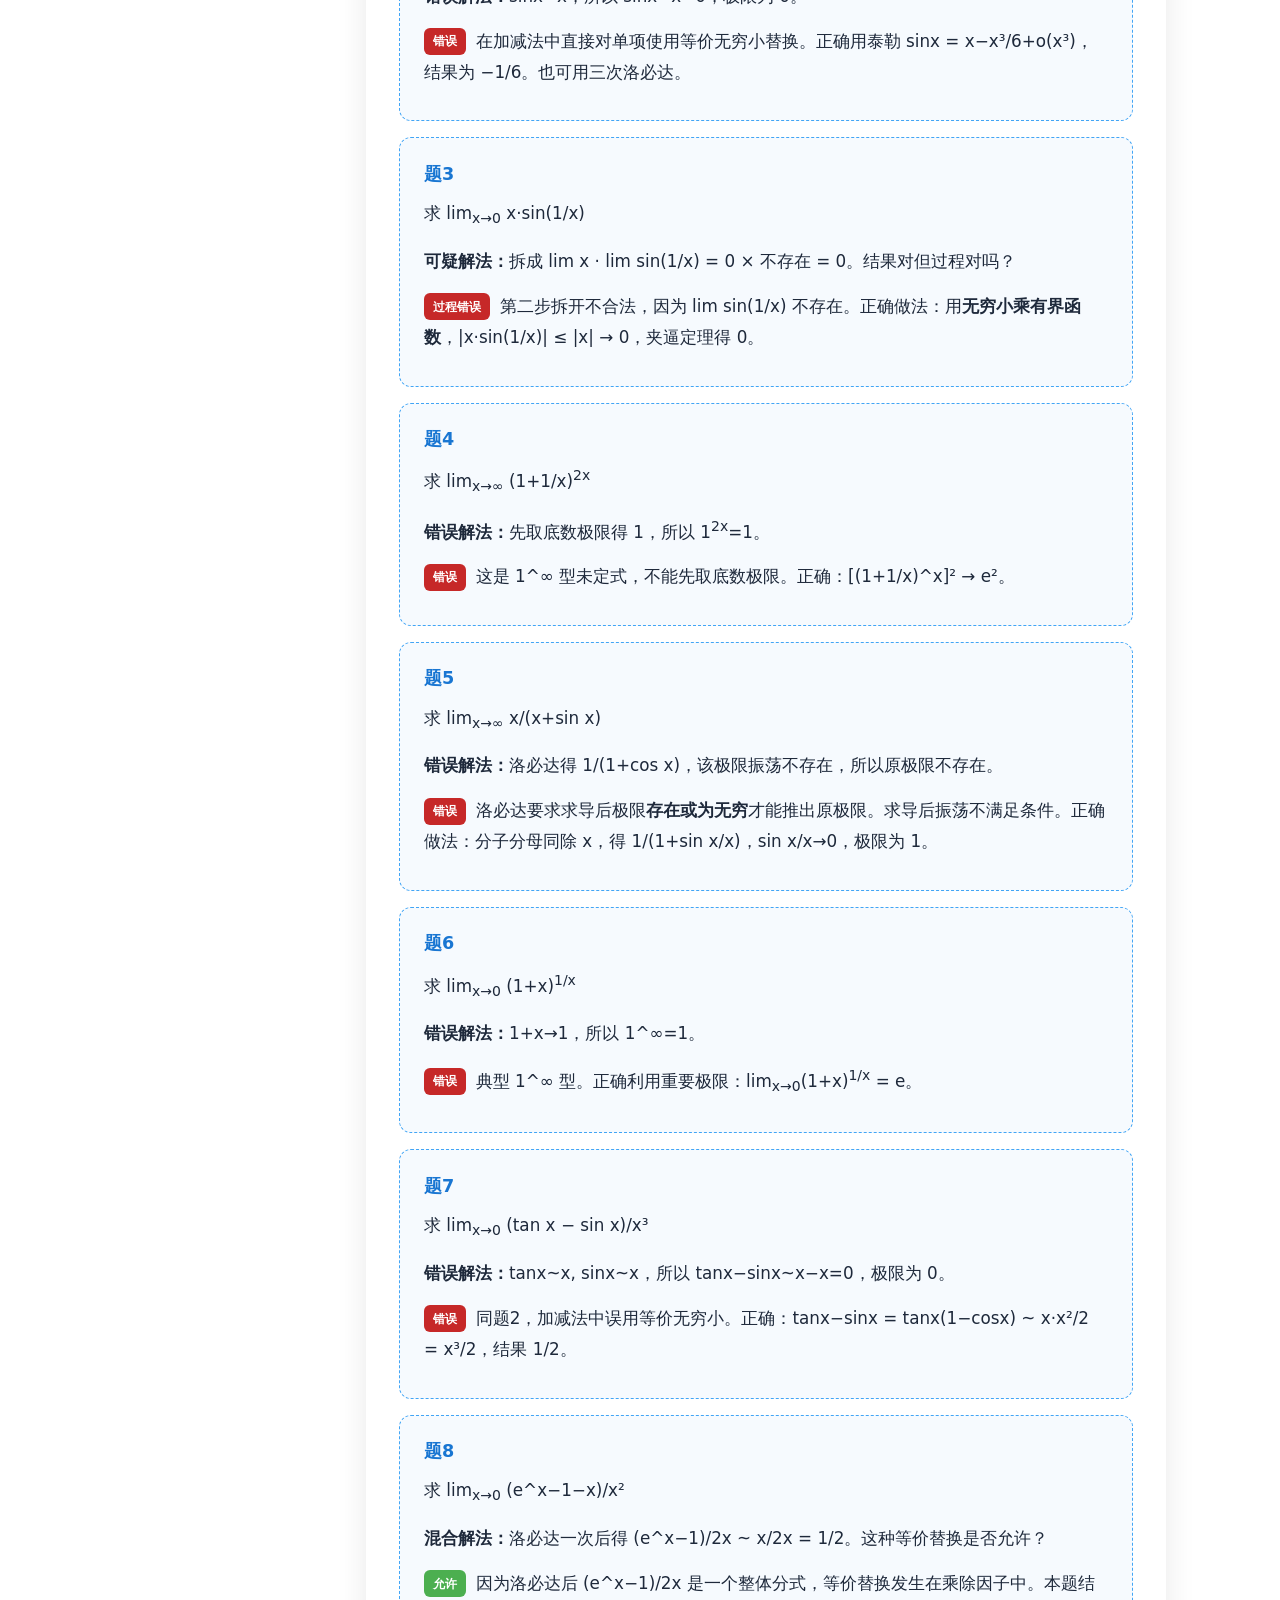
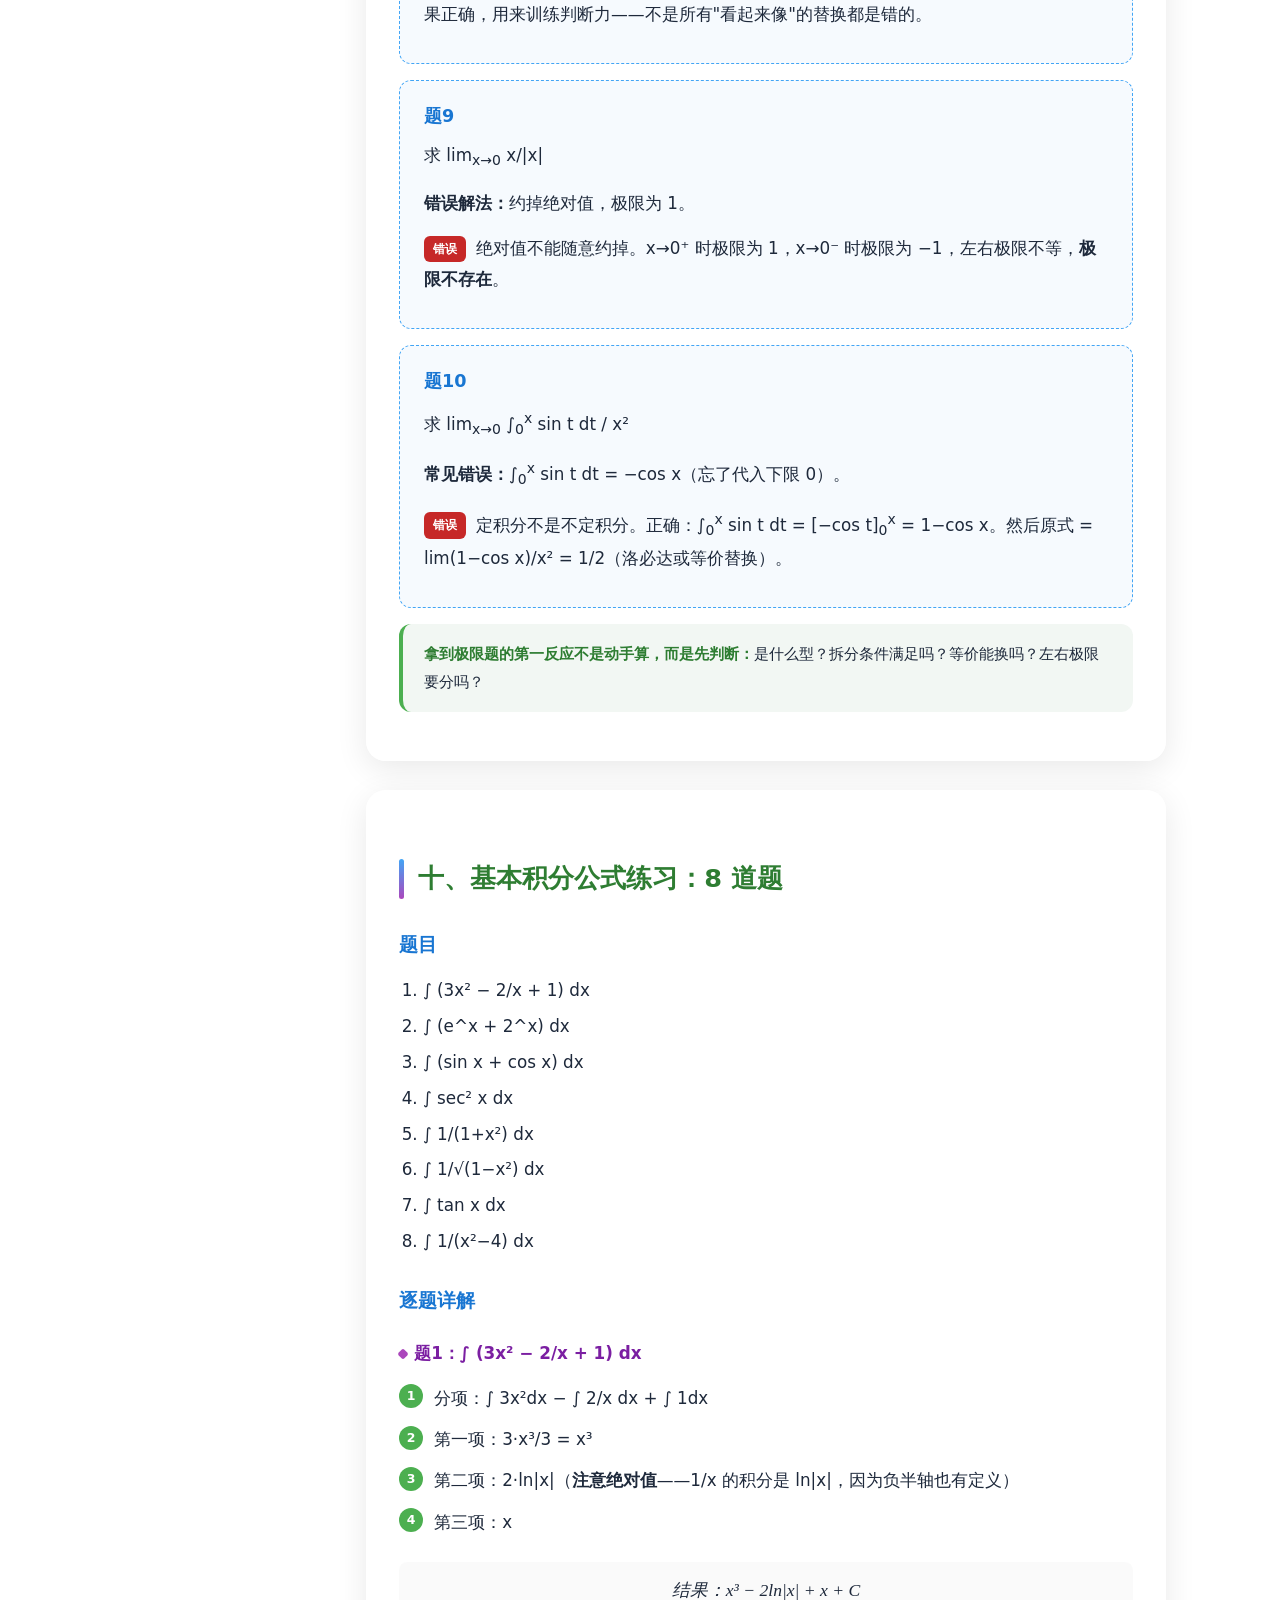
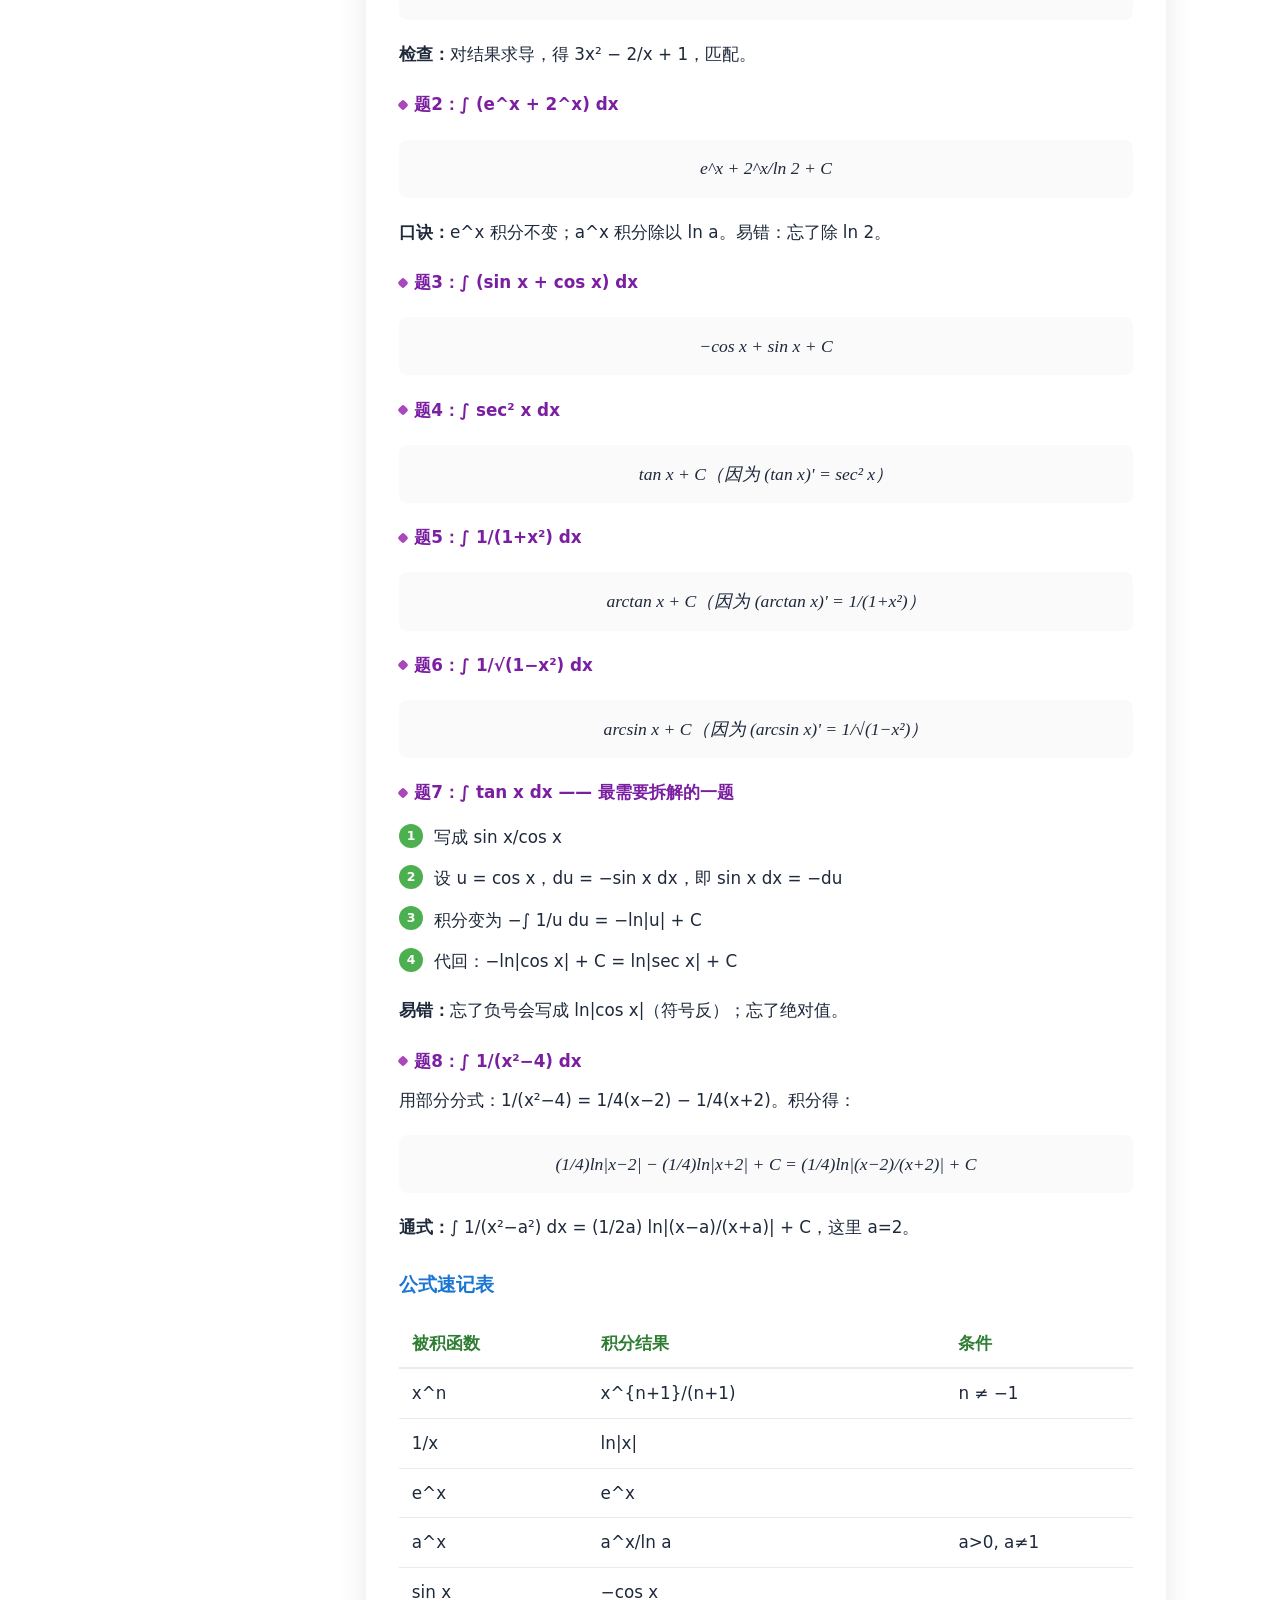
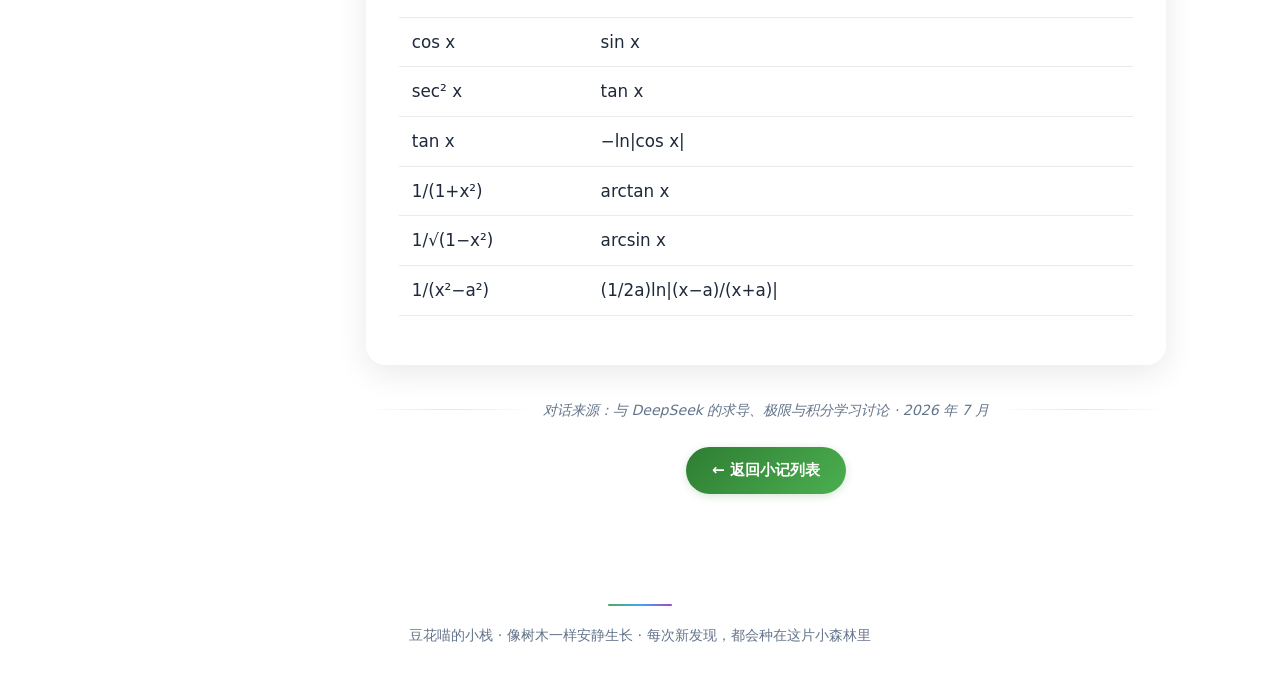
<file: blog/derivative-limit-integral.html>
<!DOCTYPE html>
<html lang="zh-CN">
<head>
<meta charset="UTF-8">
<meta name="viewport" content="width=device-width, initial-scale=1.0">
<title>求导、极限与积分：从定义到实战 — 豆花喵的小栈</title>
<style>
  :root {
    --green:#2E7D32; --green-light:#4CAF50; --green-pale:#e8f5e9;
    --blue:#1976D2; --blue-light:#42A5F5; --blue-pale:#e3f2fd;
    --purple:#7B1FA2; --purple-light:#AB47BC; --purple-pale:#f3e5f5;
    --orange:#E65100; --orange-light:#FF9800; --orange-pale:#fff3e0;
    --text:#1e293b; --text-muted:#64748b;
    --card-bg:rgba(255,255,255,0.82); --card-border:rgba(255,255,255,0.55);
    --shadow-sm:0 4px 16px rgba(0,0,0,0.06);
    --shadow-md:0 8px 32px rgba(0,0,0,0.09);
    --shadow-lg:0 12px 40px rgba(0,0,0,0.13);
    --radius-sm:12px; --radius-md:20px; --radius-full:50px;
    --transition:0.3s cubic-bezier(.4,0,.2,1);
  }
  *,*::before,*::after{margin:0;padding:0;box-sizing:border-box}
  body{
    font-family:'Segoe UI','PingFang SC','Noto Serif SC',system-ui,-apple-system,sans-serif;
    background:linear-gradient(135deg,var(--green-pale) 0%,var(--blue-pale) 40%,var(--purple-pale) 100%) fixed;
    color:var(--text);min-height:100vh;line-height:1.85;font-size:1.05rem
  }
  body::before{
    content:'';position:fixed;inset:0;
    background:radial-gradient(circle at 30% 20%,rgba(255,255,200,0.22) 0%,transparent 55%),
               radial-gradient(circle at 70% 60%,rgba(200,230,255,0.20) 0%,transparent 55%);
    pointer-events:none;z-index:0
  }
  .container{max-width:1100px;margin:0 auto;padding:2rem 1.5rem 4rem;position:relative;z-index:1}
  .page-layout{display:flex;gap:2rem;align-items:flex-start}
  .sidebar{width:220px;flex-shrink:0;position:sticky;top:6rem}
  .main-content{flex:1;min-width:0}

  nav.top-bar{
    display:flex;gap:1rem;align-items:center;margin-bottom:2.5rem;
    background:var(--card-bg);backdrop-filter:blur(12px);-webkit-backdrop-filter:blur(12px);
    padding:0.7rem 2rem;border-radius:var(--radius-full);box-shadow:var(--shadow-md);
    position:sticky;top:1rem;z-index:10
  }
  nav.top-bar a{text-decoration:none;font-weight:600;color:var(--green);padding:0.4rem 1.1rem;border-radius:var(--radius-full);transition:all var(--transition);font-size:0.95rem}
  nav.top-bar a:hover{background:var(--green);color:#fff;box-shadow:0 2px 12px rgba(46,125,50,0.35)}
  nav.top-bar a.back::before{content:'← '}

  .article-header{margin-bottom:2.5rem}
  .article-header .date{font-size:0.88rem;color:var(--text-muted);font-family:'Cascadia Code','Fira Code','Consolas',monospace;letter-spacing:0.04em;margin-bottom:0.5rem}
  .article-header h1{font-size:2.2rem;margin-bottom:1rem;background:linear-gradient(135deg,var(--green) 0%,var(--blue) 60%,var(--purple) 100%);-webkit-background-clip:text;-webkit-text-fill-color:transparent;background-clip:text;font-weight:800;letter-spacing:0.02em;line-height:1.35}
  .article-header .subtitle{font-size:1.05rem;color:var(--text-muted);font-style:italic}
  .tags{display:flex;gap:0.5rem;flex-wrap:wrap;margin-top:1rem}
  .tag{display:inline-block;padding:0.25rem 0.85rem;border-radius:var(--radius-sm);font-size:0.78rem;font-weight:600;color:#fff;background:var(--green-light);letter-spacing:0.03em}
  .tag.blue{background:var(--blue-light)}.tag.purple{background:var(--purple-light)}.tag.orange{background:var(--orange-light)}

  .card{background:var(--card-bg);backdrop-filter:blur(8px);-webkit-backdrop-filter:blur(8px);border-radius:var(--radius-md);padding:2rem;margin-bottom:1.8rem;box-shadow:var(--shadow-md);border:1px solid var(--card-border);position:relative;overflow:hidden}
  .card::after{content:'';position:absolute;top:0;left:0;right:0;height:3px;background:linear-gradient(90deg,var(--green-light),var(--blue-light),var(--purple-light));opacity:0;transition:opacity var(--transition)}
  .card:hover{transform:translateY(-3px);box-shadow:var(--shadow-lg)}.card:hover::after{opacity:1}

  h2{font-size:1.6rem;margin:2rem 0 1rem;color:var(--green);padding-left:1.2rem;position:relative;font-weight:700}
  h2::before{content:'';position:absolute;left:0;top:0.15em;bottom:0.15em;width:5px;border-radius:3px;background:linear-gradient(180deg,var(--blue-light),var(--purple-light))}
  h3{margin:1.5rem 0 0.7rem;color:var(--blue);font-size:1.2rem;font-weight:700}
  h4{margin:1.2rem 0 0.5rem;color:var(--purple);font-size:1.05rem;font-weight:700;display:flex;align-items:center;gap:0.45rem}
  h4::before{content:'';display:inline-block;width:8px;height:8px;background:var(--purple-light);border-radius:2px;transform:rotate(45deg);flex-shrink:0}
  h5{margin:0.9rem 0 0.4rem;color:var(--text);font-size:0.98rem;font-weight:700}
  p{margin-bottom:0.85rem}
  ul,ol{padding-left:1.5rem;margin-bottom:0.85rem}
  li{padding:0.2rem 0;line-height:1.75}

  .math{font-family:'Georgia','Times New Roman','STIX Two Math',serif;font-style:italic;color:#1a1a2e;background:rgba(0,0,0,0.03);padding:0.1em 0.3em;border-radius:4px}
  .math-block{display:block;text-align:center;margin:1.2rem 0;padding:0.8rem 1rem;background:rgba(0,0,0,0.02);border-radius:8px;font-family:'Georgia','Times New Roman','STIX Two Math',serif;font-style:italic;font-size:1.1rem;overflow-x:auto;white-space:nowrap}

  .key-point{background:rgba(46,125,50,0.06);padding:1rem 1.3rem;border-radius:var(--radius-sm);border-left:4px solid var(--green-light);margin:1rem 0;font-size:0.95rem}
  .key-point strong{color:var(--green)}
  .insight-box{background:linear-gradient(135deg,rgba(255,248,200,0.5),rgba(255,243,224,0.5));padding:1rem 1.3rem;border-radius:var(--radius-sm);border-left:4px solid var(--orange-light);margin:1rem 0;font-size:0.95rem}
  .insight-box .label{font-weight:700;color:var(--orange);text-transform:uppercase;letter-spacing:0.08em;font-size:0.78rem;margin-bottom:0.4rem}

  .theorem{background:linear-gradient(135deg,rgba(25,118,210,0.05),rgba(123,31,162,0.05));border:1px solid rgba(25,118,210,0.15);border-radius:var(--radius-sm);padding:1.2rem 1.5rem;margin:1.2rem 0}
  .theorem .thm-title{font-weight:700;color:var(--blue);margin-bottom:0.5rem;font-size:1rem}

  blockquote{border-left:4px solid var(--purple-light);margin:1rem 0;padding:0.6rem 1.2rem;background:rgba(123,31,162,0.04);border-radius:0 var(--radius-sm) var(--radius-sm) 0;color:var(--text-muted);font-style:italic}

  .toc{background:var(--card-bg);backdrop-filter:blur(8px);border-radius:var(--radius-md);padding:1.3rem 1.2rem 1.1rem;margin-bottom:0;box-shadow:var(--shadow-sm);border:1px solid var(--card-border)}
  .toc h3{margin-top:0;color:var(--green);font-size:0.92rem;font-weight:700;letter-spacing:0.04em;padding-bottom:0.6rem;margin-bottom:0.7rem;border-bottom:1px solid rgba(46,125,50,0.1)}
  .toc h3::after{content:'';display:block;width:22px;height:1.5px;background:var(--green-light);margin-top:0.45rem;border-radius:1px}
  .toc ol{padding-left:0.6rem;list-style:none;border-left:1px solid rgba(46,125,50,0.12)}
  .toc li{padding:0.3rem 0 0.3rem 0.1rem;line-height:1.4;font-size:0.86rem;position:relative;display:flex;align-items:flex-start;gap:0.5rem}
  .toc li::before{content:'';display:block;width:7px;height:9px;background:var(--green-light);border-radius:80% 0 80% 0;transform:rotate(-40deg);flex-shrink:0;opacity:0.45;transition:all var(--transition);margin-top:0.25rem}
  .toc li:hover::before{opacity:0.85;transform:rotate(-40deg) scale(1.2);background:var(--green)}
  .toc li:has(a.active)::before{opacity:1;background:var(--green);box-shadow:0 0 5px rgba(46,125,50,0.25)}
  .toc a{color:var(--text);text-decoration:none;transition:color 0.2s}
  .toc a:hover{color:var(--green)}
  .toc a.active{color:var(--green);font-weight:700}

  .table-wrap{overflow-x:auto;margin:1rem 0}
  table{width:100%;border-collapse:collapse}
  th,td{padding:0.55rem 0.8rem;text-align:left;border-bottom:1px solid rgba(0,0,0,0.08)}
  th{font-weight:700;color:var(--green);border-bottom-width:2px}

  .err-tag{display:inline-block;padding:0.15rem 0.55rem;border-radius:6px;font-size:0.75rem;font-weight:700;color:#fff;background:#c62828;margin-right:0.3rem;vertical-align:middle}
  .ok-tag{display:inline-block;padding:0.15rem 0.55rem;border-radius:6px;font-size:0.75rem;font-weight:700;color:#fff;background:var(--green-light);margin-right:0.3rem;vertical-align:middle}

  .prob-box{background:rgba(25,118,210,0.04);border:1px dashed var(--blue-light);border-radius:var(--radius-sm);padding:1.2rem 1.5rem;margin:1rem 0}
  .prob-box .prob-num{font-weight:800;color:var(--blue);font-size:1.1rem;margin-bottom:0.5rem}

  .step-list{list-style:none;padding:0;counter-reset:step}
  .step-list li{counter-increment:step;padding:0.4rem 0 0.4rem 2.2rem;position:relative;line-height:1.7}
  .step-list li::before{content:counter(step);position:absolute;left:0;top:0.45rem;width:1.5rem;height:1.5rem;background:var(--green-light);color:#fff;border-radius:50%;font-size:0.78rem;font-weight:700;text-align:center;line-height:1.5rem}

  pre{background:#1e293b;color:#e2e8f0;padding:1rem 1.3rem;border-radius:var(--radius-sm);font-family:'Cascadia Code','Fira Code','Consolas',monospace;font-size:0.86rem;overflow-x:auto;margin:0.8rem 0;line-height:1.6;white-space:pre}

  .ornament{display:flex;align-items:center;gap:0.6rem;margin:2rem 0 1rem;color:var(--text-muted);font-size:0.88rem;font-style:italic}
  .ornament::before,.ornament::after{content:'';flex:1;height:1px;background:linear-gradient(90deg,transparent,rgba(0,0,0,0.1),transparent)}

  footer{text-align:center;padding:2rem 1rem 2.5rem;color:var(--text-muted);font-size:0.9rem;position:relative;z-index:1}
  footer::before{content:'';display:block;width:64px;height:2px;background:linear-gradient(90deg,var(--green-light),var(--blue-light),var(--purple-light));margin:0 auto 1rem;border-radius:1px}

  .btn{display:inline-flex;align-items:center;gap:0.5rem;background:linear-gradient(135deg,var(--green),var(--green-light));color:#fff;padding:0.6rem 1.6rem;border-radius:var(--radius-full);text-decoration:none;font-weight:600;font-size:0.95rem;transition:all var(--transition);border:none;cursor:pointer;box-shadow:0 2px 8px rgba(46,125,50,0.2)}
  .btn:hover{transform:translateY(-2px);box-shadow:0 6px 20px rgba(46,125,50,0.35)}

  @media(max-width:860px){
    .page-layout{flex-direction:column}
    .sidebar{width:100%;position:static}
    .toc ol{display:flex;flex-wrap:wrap;gap:0.3rem 1rem;padding-left:0;list-style:none;border-left:none}
    .toc li{font-size:0.85rem}
    .toc li::before{display:none}
  }
  @media(max-width:600px){
    .container{padding:1rem 1rem 2rem}
    .article-header h1{font-size:1.6rem}
    h2{font-size:1.3rem}
    .card{padding:1.2rem}
    nav.top-bar{gap:0.3rem;padding:0.5rem 0.8rem}
  }
</style>
</head>
<body>

<div class="container">

  <nav class="top-bar">
    <a href="../index.html#blog" class="back">返回小记</a>
    <a href="../index.html">首页</a>
  </nav>

  <header class="article-header">
    <p class="date">2026 · 07 · 03</p>
    <h1>求导、极限与积分：从定义到实战</h1>
    <p class="subtitle">从最根本的导数定义出发，推导所有求导公式；再通过找茬题和积分练习，把计算基本功打扎实</p>
    <div class="tags">
      <span class="tag">微积分</span>
      <span class="tag blue">求导</span>
      <span class="tag purple">极限</span>
      <span class="tag orange">积分</span>
    </div>
  </header>

  <div class="page-layout">

    <aside class="sidebar">
      <nav class="toc" aria-label="文章目录">
        <h3>本文地图</h3>
        <ol>
          <li><a href="#s1">导数定义：一切推导的起点</a></li>
          <li><a href="#s2">四则运算求导法则</a></li>
          <li><a href="#s3">链式法则</a></li>
          <li><a href="#s4">基本初等函数推导</a></li>
          <li><a href="#s5">e^x 的推导细节</a></li>
          <li><a href="#s6">sin x 的推导与符号修正</a></li>
          <li><a href="#s7">极限拆分合法性讨论</a></li>
          <li><a href="#s8">极限10类常见错误</a></li>
          <li><a href="#s9">10道找茬题与详解</a></li>
          <li><a href="#s10">基本积分公式练习</a></li>
        </ol>
      </nav>
    </aside>

    <div class="main-content">

  <!-- ===== Section 1 ===== -->
  <section id="s1" class="card">
    <h2>一、导数定义：一切推导的起点</h2>

    <p>函数 <span class="math">f(x)</span> 在 <span class="math">x</span> 处的导数，定义为：</p>
    <p class="math-block">f'(x) = lim<sub>h→0</sub> [f(x+h) − f(x)] / h</p>
    <p>这是唯一的核心。所有求导公式都从这个极限推出来。</p>

    <div class="key-point">
      <strong>整个推导网络只需要四个"元初"极限：</strong>
      <ol style="margin-top:0.5rem;">
        <li>导数定义的极限</li>
        <li>lim<sub>h→0</sub> (sin h)/h = 1（几何夹逼可证）</li>
        <li>lim<sub>h→0</sub> (e^h − 1)/h = 1（由 e 的定义推出）</li>
        <li>lim<sub>h→0</sub> (1+h)<sup>1/h</sup> = e（e 的定义）</li>
      </ol>
    </div>
  </section>

  <!-- ===== Section 2 ===== -->
  <section id="s2" class="card">
    <h2>二、四则运算的求导法则</h2>

    <h3>和差法则：<span class="math">(f ± g)' = f' ± g'</span></h3>
    <p>直接由极限的线性性质推出——极限可分配进和差。</p>

    <h3>数乘法则：<span class="math">(c·f)' = c·f'</span></h3>
    <p>常数 c 可以从极限中提出。</p>

    <h3>乘积法则：<span class="math">(f·g)' = f'·g + f·g'</span></h3>
    <p><strong>推导技巧——"加一项减一项"：</strong></p>
    <p class="math-block">f(x+h)g(x+h) − f(x)g(x) = f(x+h)[g(x+h)−g(x)] + g(x)[f(x+h)−f(x)]</p>
    <p>除以 <span class="math">h</span> 取极限，<span class="math">f(x+h)→f(x)</span>，即得乘积法则。</p>

    <h3>商的法则：<span class="math">(f/g)' = (f'g − fg')/g²</span></h3>
    <p>分子同样加一项减一项 <span class="math">f(x)g(x)</span>，结构类似于乘积法则的变形。</p>
  </section>

  <!-- ===== Section 3 ===== -->
  <section id="s3" class="card">
    <h2>三、链式法则（复合函数求导）</h2>

    <p>若 <span class="math">y = f(g(x))</span>，则：</p>
    <p class="math-block">dy/dx = f'(g(x)) · g'(x)</p>

    <p><strong>直观推导：</strong>令 <span class="math">u = g(x)</span>，则：</p>
    <p class="math-block">Δy/Δx = (Δy/Δu) · (Δu/Δx)</p>
    <p>取极限 <span class="math">Δx→0</span>，则 <span class="math">Δu→0</span>（因 <span class="math">g</span> 可导必连续），得：</p>
    <p class="math-block">dy/dx = (dy/du) · (du/dx)</p>
    <p>严格推导需处理 <span class="math">Δu=0</span> 的边界情况，但直觉如此。</p>
  </section>

  <!-- ===== Section 4 ===== -->
  <section id="s4" class="card">
    <h2>四、基本初等函数的导数推导</h2>

    <h3>常数函数：<span class="math">(c)' = 0</span></h3>
    <p>分子恒为 0，极限为 0。</p>

    <h3>幂函数：<span class="math">(x^n)' = nx^{n−1}</span></h3>
    <p>用二项式展开 <span class="math">(x+h)^n</span>，减去 <span class="math">x^n</span> 后除以 <span class="math">h</span>，含 <span class="math">h</span> 的项在 <span class="math">h→0</span> 时全消失，仅剩 <span class="math">nx^{n−1}</span>。此公式对实数 <span class="math">n</span> 同样成立（可用对数求导证明）。</p>

    <h3>指数函数：<span class="math">(e^x)' = e^x</span></h3>
    <p>从定义出发：<span class="math">(e^{x+h}−e^x)/h = e^x·(e^h−1)/h</span>。由 e 的定义，<span class="math">lim_{h→0}(e^h−1)/h = 1</span>，故 <span class="math">(e^x)' = e^x</span>。详见第五节。</p>
    <p>对于一般指数：<span class="math">(a^x)' = a^x·ln a</span>（将 <span class="math">a^x = e^{x·ln a}</span> 用链式法则）。</p>

    <h3>对数函数：<span class="math">(ln x)' = 1/x</span>（x &gt; 0）</h3>
    <p>用导数定义 + e 的极限性质：令 <span class="math">t = h/x</span>，极限化为 <span class="math">(1/x)·lim_{t→0} ln[(1+t)^{1/t}] = (1/x)·ln e = 1/x</span>。</p>

    <h3>三角函数</h3>
    <p><strong>sin x：</strong>用和角公式 <span class="math">sin(x+h)=sin x·cos h + cos x·sin h</span>，配合 <span class="math">lim(sin h)/h = 1</span> 和 <span class="math">lim(cos h−1)/h = 0</span>，得 <span class="math">(sin x)' = cos x</span>。详见第六节。</p>
    <p><strong>cos x：</strong>类似推导，得 <span class="math">(cos x)' = −sin x</span>。</p>
    <p><strong>tan x：</strong>写为 <span class="math">sin x/cos x</span>，用商法则，得 <span class="math">sec² x</span>。</p>

    <h3>反三角函数</h3>
    <p>用反函数法则或隐函数求导：</p>
    <p><strong>arcsin x：</strong>令 <span class="math">y=arcsin x</span> 即 <span class="math">x=sin y</span>，对 x 求导得 <span class="math">1=cos y·dy/dx</span>，<span class="math">cos y=√(1−x²)</span>，故 <span class="math">(arcsin x)' = 1/√(1−x²)</span>。</p>
    <p><strong>arctan x：</strong>令 <span class="math">y=arctan x</span> 即 <span class="math">x=tan y</span>，<span class="math">1=sec²y·dy/dx</span>，<span class="math">sec²y=1+x²</span>，故 <span class="math">(arctan x)' = 1/(1+x²)</span>。</p>
  </section>

  <!-- ===== Section 5 ===== -->
  <section id="s5" class="card">
    <h2>五、e^x 导数推导的完整逻辑链</h2>

    <h3>e 的两种等价定义</h3>
    <div class="theorem">
      <div class="thm-title">定义一（复利极限）</div>
      <p class="math-block">e = lim<sub>n→∞</sub> (1 + 1/n)<sup>n</sup> = lim<sub>h→0</sub> (1 + h)<sup>1/h</sup></p>
    </div>
    <div class="theorem">
      <div class="thm-title">定义二（导数定义——你要推导的目标）</div>
      <p>e 是唯一满足下式的正数：<span class="math">lim<sub>h→0</sub> (e^h−1)/h = 1</span></p>
      <p>这个定义说：<strong>指数函数 e^x 在 x=0 处的导数是 1。</strong></p>
    </div>

    <h3>从定义一到定义二的推导</h3>
    <p>设 <span class="math">t = e^h − 1</span>，则 <span class="math">e^h = 1+t</span>，<span class="math">h→0</span> 时 <span class="math">t→0</span>。</p>
    <p>两边取自然对数：<span class="math">h = ln(1+t)</span>。代入极限：</p>
    <p class="math-block">lim<sub>h→0</sub> (e^h−1)/h = lim<sub>t→0</sub> t/ln(1+t) = lim<sub>t→0</sub> 1/ln[(1+t)<sup>1/t</sup>]</p>
    <p>根据定义一：<span class="math">lim<sub>t→0</sub> (1+t)<sup>1/t</sup> = e</span>，所以极限 = <span class="math">1/ln e = 1</span>。</p>

    <h3>完整逻辑链</h3>
    <pre>定义：e = lim(1+1/n)^n  →  换元得 lim(e^h−1)/h = 1  →  (e^x)' = e^x</pre>

    <div class="insight-box">
      <div class="label">直觉视角</div>
      <p>当 h 极小时，e^h ≈ 1+h（e 是"单位增长率下连续复利的极限"），所以 (e^h−1)/h ≈ (1+h−1)/h = 1。取极限后近似变精确。e 的本质就是：<strong>它是使得指数函数在 0 处的变化率恰好为 1 的唯一底数。</strong>e^x 的导数还是它自己——这是 e 被选中的"使命"。</p>
    </div>
  </section>

  <!-- ===== Section 6 ===== -->
  <section id="s6" class="card">
    <h2>六、sin x 的推导：符号修正与极限拆分</h2>

    <h3>正确的和角公式</h3>
    <p class="math-block">sin(x+h) = sin x·cos h + cos x·sin h</p>
    <p>注意第二项是 <strong>+ cos x·sin h</strong>，不是 −sin h·cos x。</p>

    <h3>推导</h3>
    <p class="math-block">sin(x+h) − sin x = sin x(cos h − 1) + cos x·sin h</p>
    <p>除以 h 取极限：</p>
    <p class="math-block">(sin x)' = sin x·lim<sub>h→0</sub>(cos h−1)/h + cos x·lim<sub>h→0</sub>(sin h)/h</p>

    <p>两个关键极限：</p>
    <ul>
      <li><strong>极限一：</strong>lim<sub>h→0</sub> (sin h)/h = 1（几何夹逼可证）</li>
      <li><strong>极限二：</strong>lim<sub>h→0</sub> (cos h−1)/h = 0（可化为 −(sin h)/h · sin h/(cos h+1) → −1·0/2 = 0）</li>
    </ul>

    <p>代入得：<span class="math">(sin x)' = sin x·0 + cos x·1 = cos x</span>。</p>
  </section>

  <!-- ===== Section 7 ===== -->
  <section id="s7" class="card">
    <h2>七、极限拆分的合法性：什么时候能"先算一部分"？</h2>

    <h3>核心规则</h3>
    <div class="key-point">
      <strong>极限加法法则：</strong>若 lim A(h) 和 lim B(h) <strong>都存在且为有限数</strong>，则 lim[A+B] = lim A + lim B。
    </div>

    <h3>你担心的情况分析</h3>
    <p>对第一项 sin x(cos h−1)/h 单独取极限得 0——这完全合法，因为该极限存在且为有限数（0）。对第二项 cos x·sin h/h 单独取极限得 cos x——同样合法。两项极限都存在且有限，和自然就是 0+cos x = cos x。</p>

    <h3>什么时候这样做会出错？</h3>
    <p>如果某项的极限<strong>不存在</strong>（或为无穷大），就不能先算完它再处理另一项。</p>
    <p><strong>反例：</strong>lim<sub>x→0</sub>(1/x − 1/x)。如果"先对第一项取极限"得 ∞，然后继续算，就会出错。实际上两项先通分再取极限，结果是 0。这就是 ∞−∞ 不能拆的原因。</p>

    <div class="insight-box">
      <div class="label">进阶意识</div>
      <p>你做的不是"随便把一个部分先变成 0"，而是：利用极限加法法则 → 拆成两个独立极限 → 分别算出 0 和 cos x → 相加。每一步条件都满足，完全合法。你能主动审视"拆开求极限的合法性"，说明你已经开始建立数学推导的"规则意识"了。</p>
    </div>
  </section>

  <!-- ===== Section 8 ===== -->
  <section id="s8" class="card">
    <h2>八、极限计算：10 类常见错误速览</h2>

    <div class="table-wrap">
    <table>
      <thead>
        <tr><th>#</th><th>类型</th><th>关键词</th><th>核心禁忌</th></tr>
      </thead>
      <tbody>
        <tr><td>1</td><td>四则运算拆分不当</td><td>∞−∞, 0×∞</td><td>只有在各项极限<strong>都存在且有限</strong>时才能拆开</td></tr>
        <tr><td>2</td><td>部分代入/部分取极限</td><td>先算一部分</td><td>必须整体取极限，不能把趋向过程"提前"施加于局部</td></tr>
        <tr><td>3</td><td>等价无穷小误用于加减</td><td>sinx ~ x</td><td>等价无穷小替换一般只对<strong>整体因子</strong>安全，加减法中易出错</td></tr>
        <tr><td>4</td><td>洛必达条件不满足</td><td>不是0/0或∞/∞</td><td>分子分母必须同时趋向0或无穷；求导后极限必须存在（或无穷）</td></tr>
        <tr><td>5</td><td>重要极限形式不对</td><td>1^∞ 误区</td><td>(1+□)^(1/□) 中的 □ 必须趋于 0，指数必须是倒数</td></tr>
        <tr><td>6</td><td>忽略左右极限</td><td>|x|, 分段函数</td><td>x→x₀ 时，若函数含绝对值或分段定义，必须分左右</td></tr>
        <tr><td>7</td><td>无穷小×有界函数拆开</td><td>sin(1/x) 震荡</td><td>极限拆开要求<strong>每一个因子极限都存在</strong>，震荡无极限不能拆</td></tr>
        <tr><td>8</td><td>洛必达循环论证</td><td>sinx/x</td><td>某些极限的洛必达解法实际依赖该极限本身，需注意逻辑链</td></tr>
        <tr><td>9</td><td>积分上限函数求导错误</td><td>微积分基本定理</td><td>上限是 x 的函数时必须链式法则，积分变量与自变量不可混淆</td></tr>
        <tr><td>10</td><td>数列与函数极限混淆</td><td>n→∞, x→∞</td><td>n 默认为离散，不能直接洛必达</td></tr>
      </tbody>
    </table>
    </div>
  </section>

  <!-- ===== Section 9 ===== -->
  <section id="s9" class="card">
    <h2>九、10 道极限找茬题</h2>
    <p>每题给出了一种计算过程，先判断是否正确；如果错误，指出<strong>错在哪一步</strong>和<strong>为什么</strong>。</p>

    <div class="prob-box"><div class="prob-num">题1</div>
      <p>求 lim<sub>x→0</sub> (1/x − 1/sin x)</p>
      <p><strong>错误解法：</strong>拆成 lim 1/x − lim 1/sin x = ∞−∞ = 0</p>
      <p><span class="err-tag">错误</span> 拆分时两项都不存在（∞），不能直接相减。应先通分，再用洛必达或泰勒。结果为 0。</p>
    </div>

    <div class="prob-box"><div class="prob-num">题2</div>
      <p>求 lim<sub>x→0</sub> (sin x − x)/x³</p>
      <p><strong>错误解法：</strong>sinx~x，所以 sinx−x~0，极限为 0。</p>
      <p><span class="err-tag">错误</span> 在加减法中直接对单项使用等价无穷小替换。正确用泰勒 sinx = x−x³/6+o(x³)，结果为 −1/6。也可用三次洛必达。</p>
    </div>

    <div class="prob-box"><div class="prob-num">题3</div>
      <p>求 lim<sub>x→0</sub> x·sin(1/x)</p>
      <p><strong>可疑解法：</strong>拆成 lim x · lim sin(1/x) = 0 × 不存在 = 0。结果对但过程对吗？</p>
      <p><span class="err-tag">过程错误</span> 第二步拆开不合法，因为 lim sin(1/x) 不存在。正确做法：用<strong>无穷小乘有界函数</strong>，|x·sin(1/x)| ≤ |x| → 0，夹逼定理得 0。</p>
    </div>

    <div class="prob-box"><div class="prob-num">题4</div>
      <p>求 lim<sub>x→∞</sub> (1+1/x)<sup>2x</sup></p>
      <p><strong>错误解法：</strong>先取底数极限得 1，所以 1<sup>2x</sup>=1。</p>
      <p><span class="err-tag">错误</span> 这是 1^∞ 型未定式，不能先取底数极限。正确：[(1+1/x)^x]² → e²。</p>
    </div>

    <div class="prob-box"><div class="prob-num">题5</div>
      <p>求 lim<sub>x→∞</sub> x/(x+sin x)</p>
      <p><strong>错误解法：</strong>洛必达得 1/(1+cos x)，该极限振荡不存在，所以原极限不存在。</p>
      <p><span class="err-tag">错误</span> 洛必达要求求导后极限<strong>存在或为无穷</strong>才能推出原极限。求导后振荡不满足条件。正确做法：分子分母同除 x，得 1/(1+sin x/x)，sin x/x→0，极限为 1。</p>
    </div>

    <div class="prob-box"><div class="prob-num">题6</div>
      <p>求 lim<sub>x→0</sub> (1+x)<sup>1/x</sup></p>
      <p><strong>错误解法：</strong>1+x→1，所以 1^∞=1。</p>
      <p><span class="err-tag">错误</span> 典型 1^∞ 型。正确利用重要极限：lim<sub>x→0</sub>(1+x)<sup>1/x</sup> = e。</p>
    </div>

    <div class="prob-box"><div class="prob-num">题7</div>
      <p>求 lim<sub>x→0</sub> (tan x − sin x)/x³</p>
      <p><strong>错误解法：</strong>tanx~x, sinx~x，所以 tanx−sinx~x−x=0，极限为 0。</p>
      <p><span class="err-tag">错误</span> 同题2，加减法中误用等价无穷小。正确：tanx−sinx = tanx(1−cosx) ~ x·x²/2 = x³/2，结果 1/2。</p>
    </div>

    <div class="prob-box"><div class="prob-num">题8</div>
      <p>求 lim<sub>x→0</sub> (e^x−1−x)/x²</p>
      <p><strong>混合解法：</strong>洛必达一次后得 (e^x−1)/2x ~ x/2x = 1/2。这种等价替换是否允许？</p>
      <p><span class="ok-tag">允许</span> 因为洛必达后 (e^x−1)/2x 是一个整体分式，等价替换发生在乘除因子中。本题结果正确，用来训练判断力——不是所有"看起来像"的替换都是错的。</p>
    </div>

    <div class="prob-box"><div class="prob-num">题9</div>
      <p>求 lim<sub>x→0</sub> x/|x|</p>
      <p><strong>错误解法：</strong>约掉绝对值，极限为 1。</p>
      <p><span class="err-tag">错误</span> 绝对值不能随意约掉。x→0⁺ 时极限为 1，x→0⁻ 时极限为 −1，左右极限不等，<strong>极限不存在</strong>。</p>
    </div>

    <div class="prob-box"><div class="prob-num">题10</div>
      <p>求 lim<sub>x→0</sub> ∫<sub>0</sub><sup>x</sup> sin t dt / x²</p>
      <p><strong>常见错误：</strong>∫<sub>0</sub><sup>x</sup> sin t dt = −cos x（忘了代入下限 0）。</p>
      <p><span class="err-tag">错误</span> 定积分不是不定积分。正确：∫<sub>0</sub><sup>x</sup> sin t dt = [−cos t]<sub>0</sub><sup>x</sup> = 1−cos x。然后原式 = lim(1−cos x)/x² = 1/2（洛必达或等价替换）。</p>
    </div>

    <div class="key-point">
      <strong>拿到极限题的第一反应不是动手算，而是先判断：</strong>是什么型？拆分条件满足吗？等价能换吗？左右极限要分吗？
    </div>
  </section>

  <!-- ===== Section 10 ===== -->
  <section id="s10" class="card">
    <h2>十、基本积分公式练习：8 道题</h2>

    <h3>题目</h3>
    <ol>
      <li>∫ (3x² − 2/x + 1) dx</li>
      <li>∫ (e^x + 2^x) dx</li>
      <li>∫ (sin x + cos x) dx</li>
      <li>∫ sec² x dx</li>
      <li>∫ 1/(1+x²) dx</li>
      <li>∫ 1/√(1−x²) dx</li>
      <li>∫ tan x dx</li>
      <li>∫ 1/(x²−4) dx</li>
    </ol>

    <h3>逐题详解</h3>

    <h4>题1：∫ (3x² − 2/x + 1) dx</h4>
    <ol class="step-list">
      <li>分项：∫ 3x²dx − ∫ 2/x dx + ∫ 1dx</li>
      <li>第一项：3·x³/3 = x³</li>
      <li>第二项：2·ln|x|（<strong>注意绝对值</strong>——1/x 的积分是 ln|x|，因为负半轴也有定义）</li>
      <li>第三项：x</li>
    </ol>
    <p class="math-block">结果：x³ − 2ln|x| + x + C</p>
    <p><strong>检查：</strong>对结果求导，得 3x² − 2/x + 1，匹配。</p>

    <h4>题2：∫ (e^x + 2^x) dx</h4>
    <p class="math-block">e^x + 2^x/ln 2 + C</p>
    <p><strong>口诀：</strong>e^x 积分不变；a^x 积分除以 ln a。易错：忘了除 ln 2。</p>

    <h4>题3：∫ (sin x + cos x) dx</h4>
    <p class="math-block">−cos x + sin x + C</p>

    <h4>题4：∫ sec² x dx</h4>
    <p class="math-block">tan x + C（因为 (tan x)' = sec² x）</p>

    <h4>题5：∫ 1/(1+x²) dx</h4>
    <p class="math-block">arctan x + C（因为 (arctan x)' = 1/(1+x²)）</p>

    <h4>题6：∫ 1/√(1−x²) dx</h4>
    <p class="math-block">arcsin x + C（因为 (arcsin x)' = 1/√(1−x²)）</p>

    <h4>题7：∫ tan x dx —— 最需要拆解的一题</h4>
    <ol class="step-list">
      <li>写成 sin x/cos x</li>
      <li>设 u = cos x，du = −sin x dx，即 sin x dx = −du</li>
      <li>积分变为 −∫ 1/u du = −ln|u| + C</li>
      <li>代回：−ln|cos x| + C = ln|sec x| + C</li>
    </ol>
    <p><strong>易错：</strong>忘了负号会写成 ln|cos x|（符号反）；忘了绝对值。</p>

    <h4>题8：∫ 1/(x²−4) dx</h4>
    <p>用部分分式：1/(x²−4) = 1/4(x−2) − 1/4(x+2)。积分得：</p>
    <p class="math-block">(1/4)ln|x−2| − (1/4)ln|x+2| + C = (1/4)ln|(x−2)/(x+2)| + C</p>
    <p><strong>通式：</strong>∫ 1/(x²−a²) dx = (1/2a) ln|(x−a)/(x+a)| + C，这里 a=2。</p>

    <h3>公式速记表</h3>
    <div class="table-wrap">
    <table>
      <thead><tr><th>被积函数</th><th>积分结果</th><th>条件</th></tr></thead>
      <tbody>
        <tr><td>x^n</td><td>x^{n+1}/(n+1)</td><td>n ≠ −1</td></tr>
        <tr><td>1/x</td><td>ln|x|</td><td></td></tr>
        <tr><td>e^x</td><td>e^x</td><td></td></tr>
        <tr><td>a^x</td><td>a^x/ln a</td><td>a&gt;0, a≠1</td></tr>
        <tr><td>sin x</td><td>−cos x</td><td></td></tr>
        <tr><td>cos x</td><td>sin x</td><td></td></tr>
        <tr><td>sec² x</td><td>tan x</td><td></td></tr>
        <tr><td>tan x</td><td>−ln|cos x|</td><td></td></tr>
        <tr><td>1/(1+x²)</td><td>arctan x</td><td></td></tr>
        <tr><td>1/√(1−x²)</td><td>arcsin x</td><td></td></tr>
        <tr><td>1/(x²−a²)</td><td>(1/2a)ln|(x−a)/(x+a)|</td><td></td></tr>
      </tbody>
    </table>
    </div>
  </section>

  <div class="ornament">对话来源：与 DeepSeek 的求导、极限与积分学习讨论 · 2026 年 7 月</div>

  <p style="text-align:center;margin-top:1.5rem;">
    <a href="../index.html#blog" class="btn">← 返回小记列表</a>
  </p>

    </div><!-- .main-content -->
  </div><!-- .page-layout -->

</div>

<footer>
  豆花喵的小栈 · 像树木一样安静生长 · 每次新发现，都会种在这片小森林里
</footer>

<script>
  (function () {
    var links = document.querySelectorAll('.toc a');
    var sections = [];
    for (var i = 0; i < links.length; i++) {
      var id = links[i].getAttribute('href').replace('#', '');
      var el = document.getElementById(id);
      if (el) sections.push({ link: links[i], section: el });
    }
    function onScroll() {
      var scrollY = window.scrollY + 120;
      var current = null;
      for (var i = 0; i < sections.length; i++) {
        if (sections[i].section.offsetTop <= scrollY) current = sections[i].link;
      }
      for (var j = 0; j < links.length; j++) links[j].classList.remove('active');
      if (current) current.classList.add('active');
    }
    window.addEventListener('scroll', onScroll, { passive: true });
    onScroll();
  })();
</script>

</body>
</html>
</file>
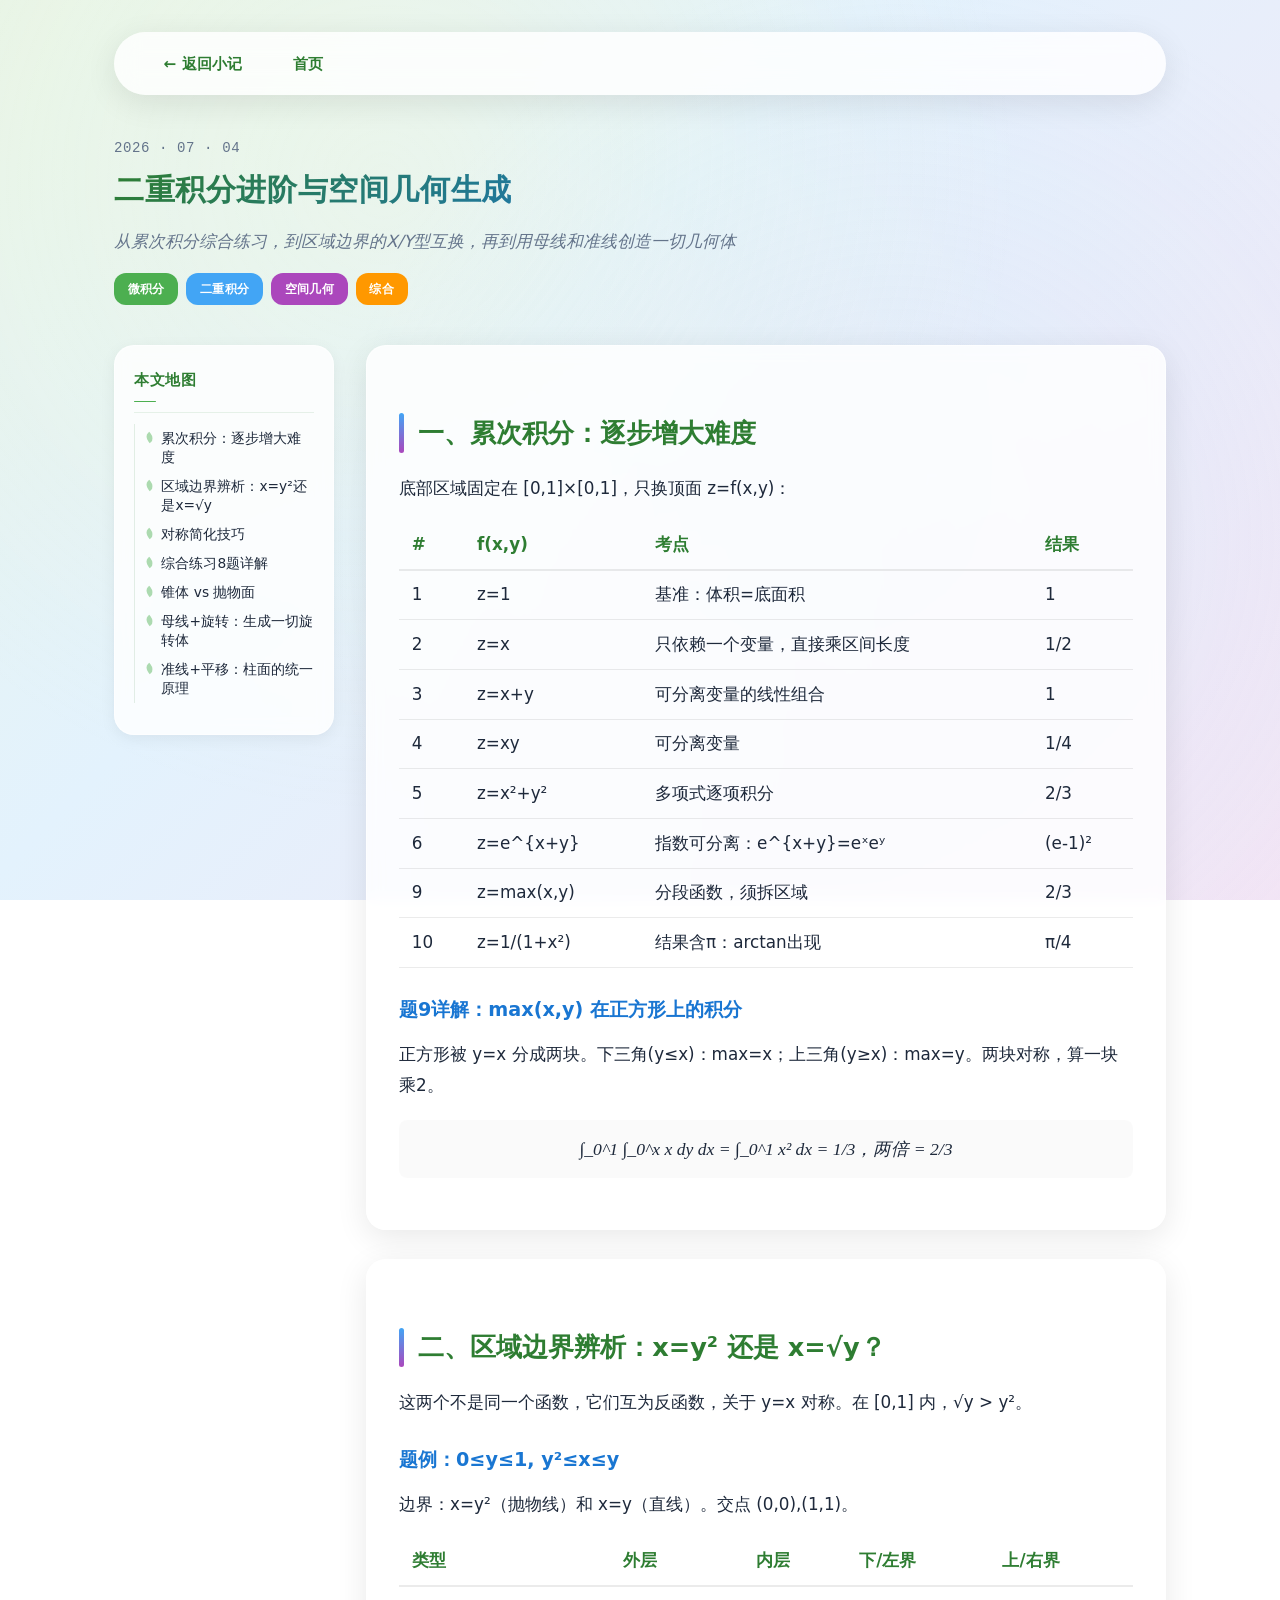
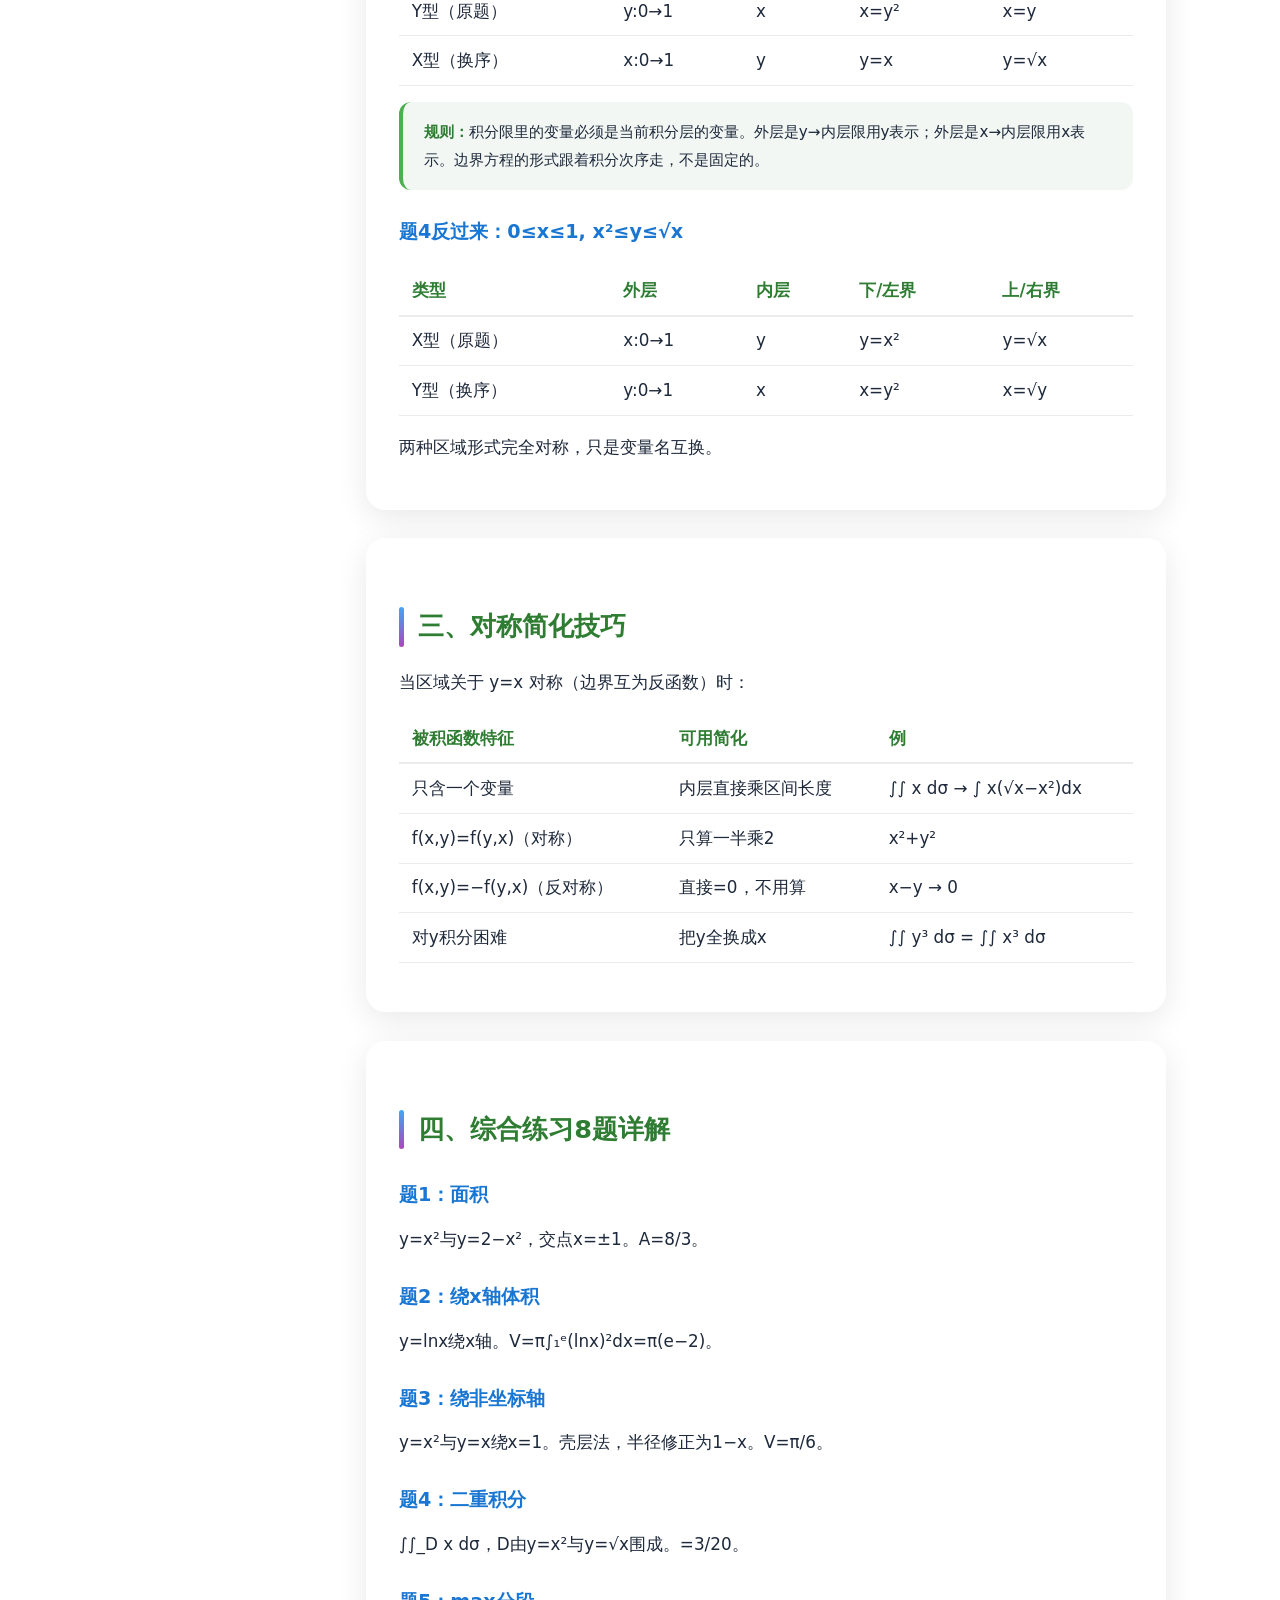
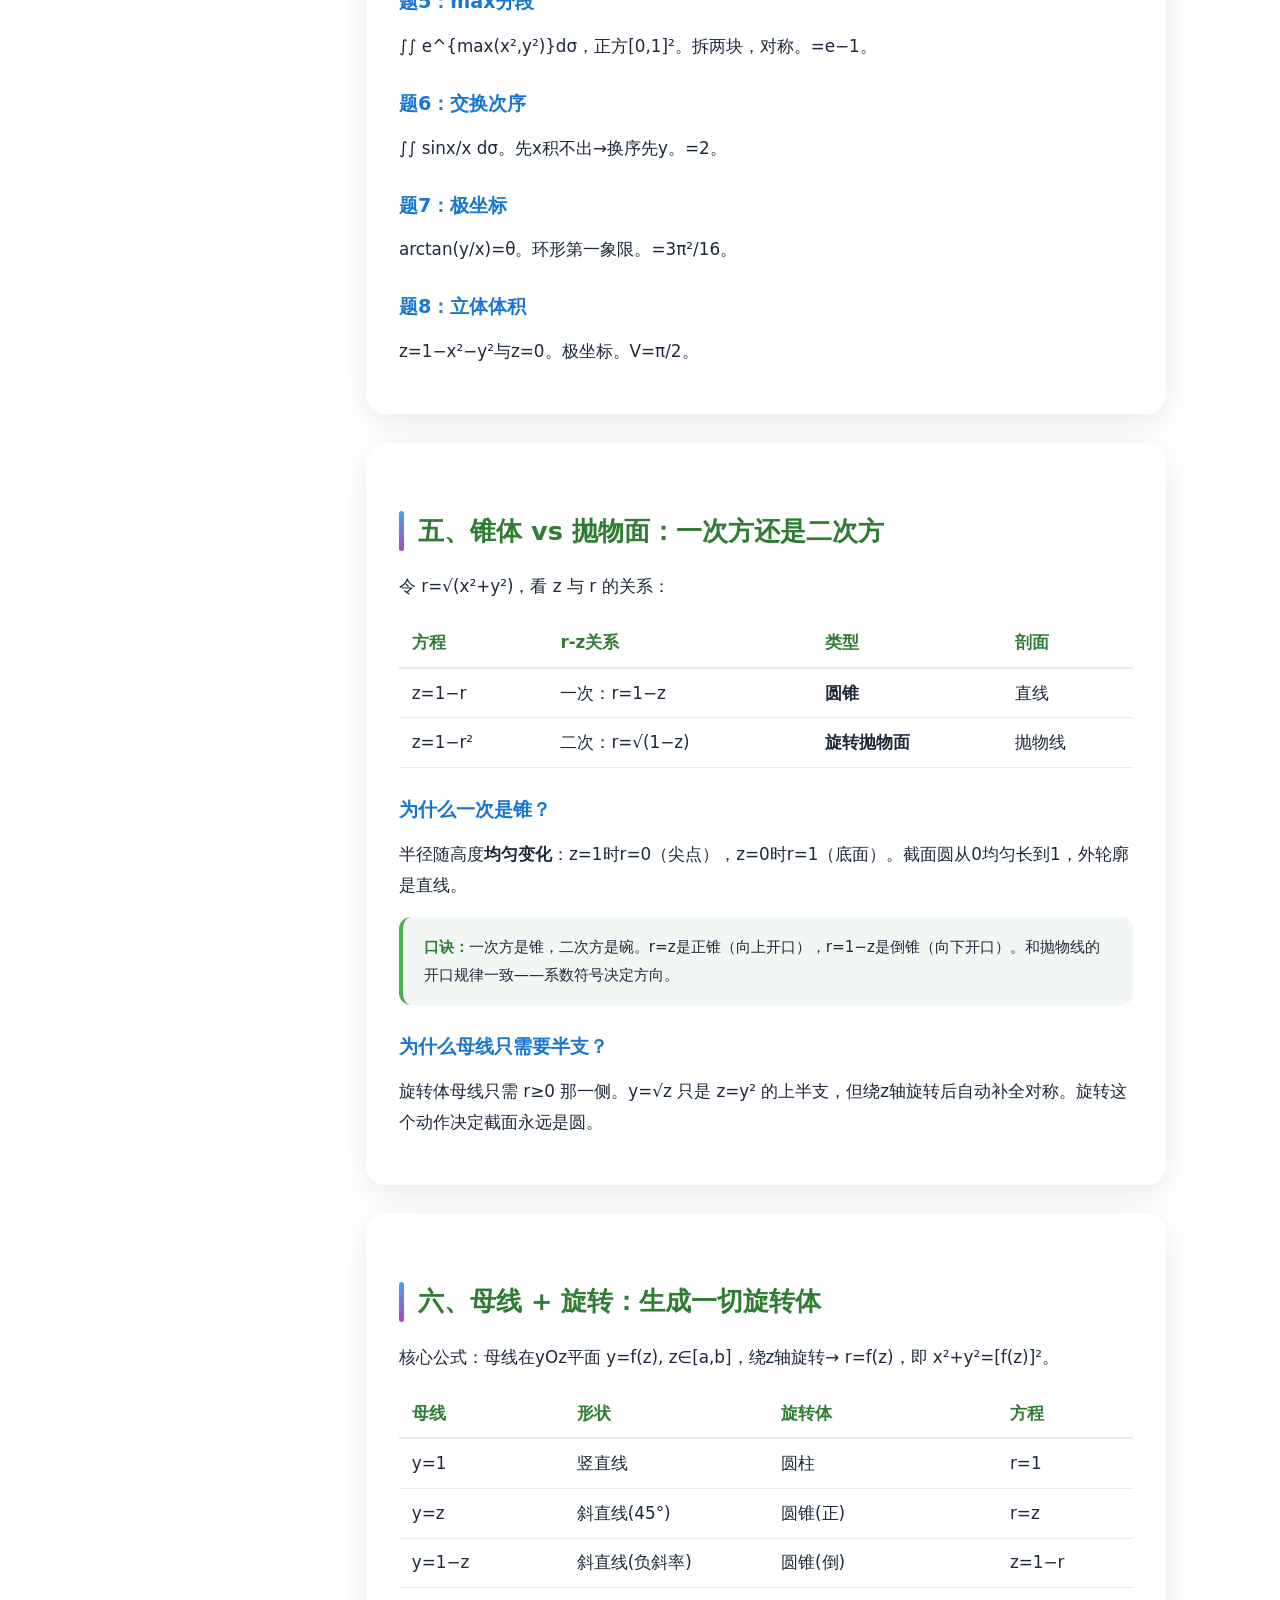
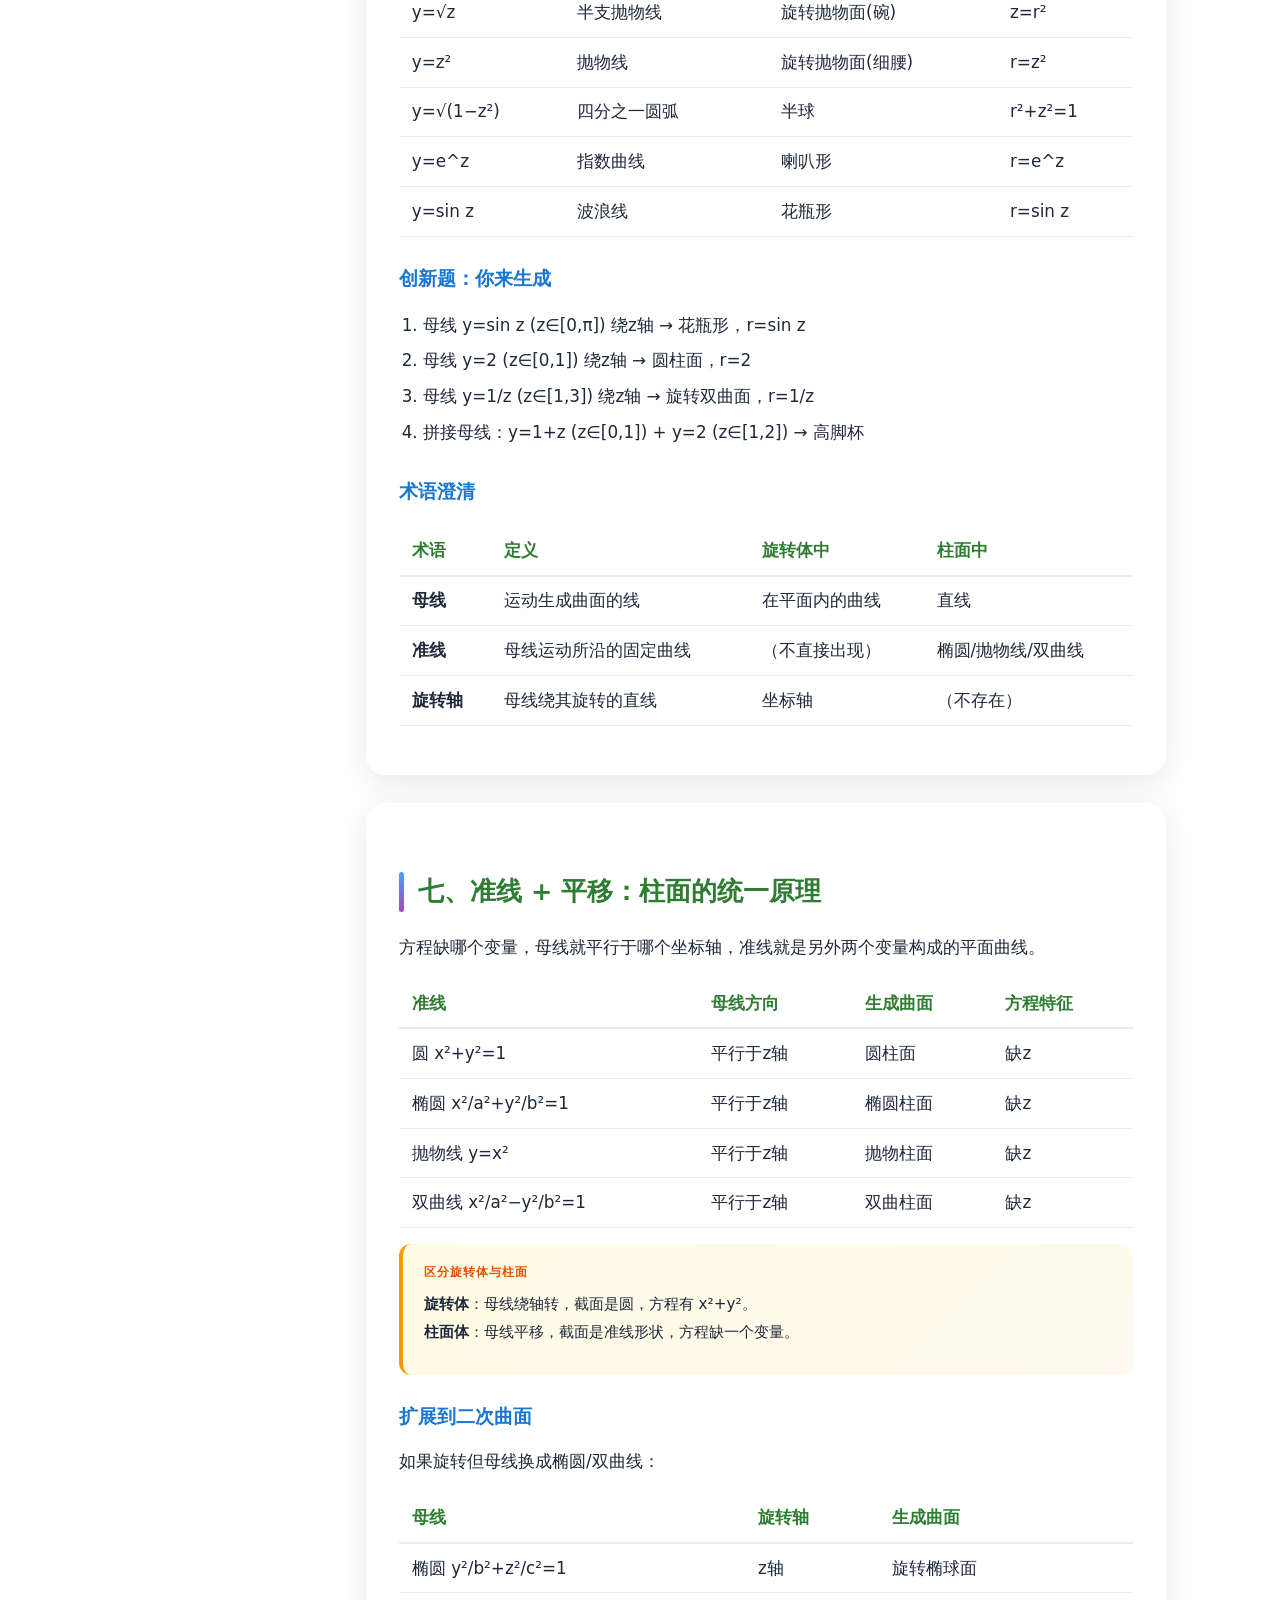
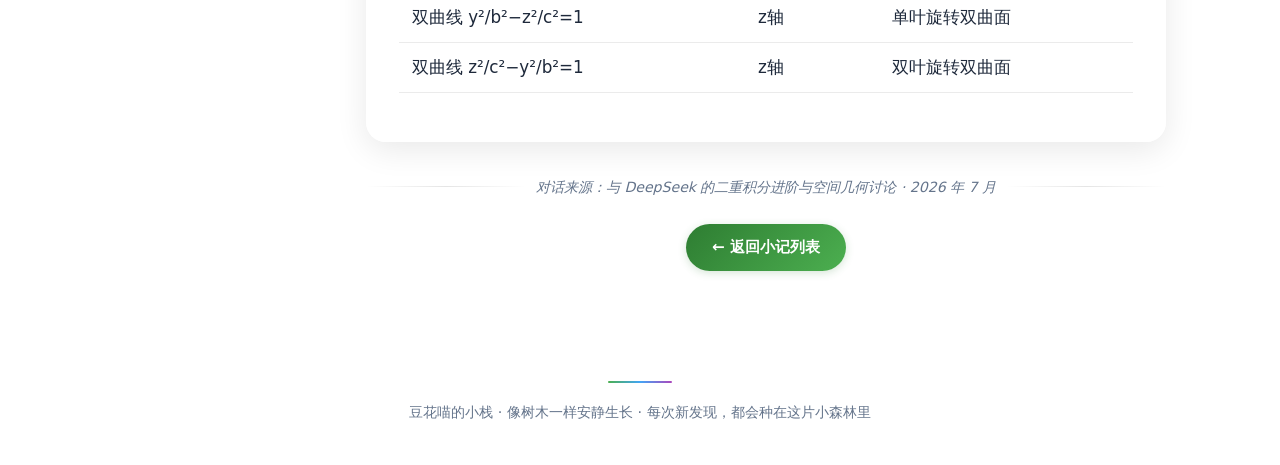
<file: blog/double-integral-advanced-geometry.html>
<!DOCTYPE html>
<html lang="zh-CN">
<head>
<meta charset="UTF-8">
<meta name="viewport" content="width=device-width, initial-scale=1.0">
<title>二重积分进阶与空间几何生成 — 豆花喵的小栈</title>
<style>
  :root{--green:#2E7D32;--green-light:#4CAF50;--green-pale:#e8f5e9;--blue:#1976D2;--blue-light:#42A5F5;--blue-pale:#e3f2fd;--purple:#7B1FA2;--purple-light:#AB47BC;--purple-pale:#f3e5f5;--orange:#E65100;--orange-light:#FF9800;--text:#1e293b;--text-muted:#64748b;--card-bg:rgba(255,255,255,0.82);--card-border:rgba(255,255,255,0.55);--shadow-sm:0 4px 16px rgba(0,0,0,0.06);--shadow-md:0 8px 32px rgba(0,0,0,0.09);--shadow-lg:0 12px 40px rgba(0,0,0,0.13);--radius-sm:12px;--radius-md:20px;--radius-full:50px;--transition:0.3s cubic-bezier(.4,0,.2,1)}
  *,*::before,*::after{margin:0;padding:0;box-sizing:border-box}
  body{font-family:'Segoe UI','PingFang SC','Noto Serif SC',system-ui,-apple-system,sans-serif;background:linear-gradient(135deg,var(--green-pale) 0%,var(--blue-pale) 40%,var(--purple-pale) 100%) fixed;color:var(--text);min-height:100vh;line-height:1.85;font-size:1.05rem}
  body::before{content:'';position:fixed;inset:0;background:radial-gradient(circle at 30% 20%,rgba(255,255,200,0.22) 0%,transparent 55%),radial-gradient(circle at 70% 60%,rgba(200,230,255,0.20) 0%,transparent 55%);pointer-events:none;z-index:0}
  .container{max-width:1100px;margin:0 auto;padding:2rem 1.5rem 4rem;position:relative;z-index:1}
  .page-layout{display:flex;gap:2rem;align-items:flex-start}
  .sidebar{width:220px;flex-shrink:0;position:sticky;top:6rem}
  .main-content{flex:1;min-width:0}
  nav.top-bar{display:flex;gap:1rem;align-items:center;margin-bottom:2.5rem;background:var(--card-bg);backdrop-filter:blur(12px);-webkit-backdrop-filter:blur(12px);padding:0.7rem 2rem;border-radius:var(--radius-full);box-shadow:var(--shadow-md);position:sticky;top:1rem;z-index:10}
  nav.top-bar a{text-decoration:none;font-weight:600;color:var(--green);padding:0.4rem 1.1rem;border-radius:var(--radius-full);transition:all var(--transition);font-size:0.95rem}
  nav.top-bar a:hover{background:var(--green);color:#fff;box-shadow:0 2px 12px rgba(46,125,50,0.35)}
  nav.top-bar a.back::before{content:'← '}
  .article-header{margin-bottom:2.5rem}
  .article-header .date{font-size:0.88rem;color:var(--text-muted);font-family:'Cascadia Code','Fira Code','Consolas',monospace;letter-spacing:0.04em;margin-bottom:0.5rem}
  .article-header h1{font-size:1.9rem;margin-bottom:1rem;background:linear-gradient(135deg,var(--green) 0%,var(--blue) 60%,var(--purple) 100%);-webkit-background-clip:text;-webkit-text-fill-color:transparent;background-clip:text;font-weight:800;letter-spacing:0.02em;line-height:1.35}
  .article-header .subtitle{font-size:1.05rem;color:var(--text-muted);font-style:italic}
  .tags{display:flex;gap:0.5rem;flex-wrap:wrap;margin-top:1rem}
  .tag{display:inline-block;padding:0.25rem 0.85rem;border-radius:var(--radius-sm);font-size:0.78rem;font-weight:600;color:#fff;background:var(--green-light);letter-spacing:0.03em}
  .tag.blue{background:var(--blue-light)}.tag.purple{background:var(--purple-light)}.tag.orange{background:var(--orange-light)}
  .card{background:var(--card-bg);backdrop-filter:blur(8px);-webkit-backdrop-filter:blur(8px);border-radius:var(--radius-md);padding:2rem;margin-bottom:1.8rem;box-shadow:var(--shadow-md);border:1px solid var(--card-border);position:relative;overflow:hidden}
  .card::after{content:'';position:absolute;top:0;left:0;right:0;height:3px;background:linear-gradient(90deg,var(--green-light),var(--blue-light),var(--purple-light));opacity:0;transition:opacity var(--transition)}
  .card:hover{transform:translateY(-3px);box-shadow:var(--shadow-lg)}.card:hover::after{opacity:1}
  h2{font-size:1.6rem;margin:2rem 0 1rem;color:var(--green);padding-left:1.2rem;position:relative;font-weight:700}
  h2::before{content:'';position:absolute;left:0;top:0.15em;bottom:0.15em;width:5px;border-radius:3px;background:linear-gradient(180deg,var(--blue-light),var(--purple-light))}
  h3{margin:1.5rem 0 0.7rem;color:var(--blue);font-size:1.2rem;font-weight:700}
  h4{margin:1.2rem 0 0.5rem;color:var(--purple);font-size:1.05rem;font-weight:700;display:flex;align-items:center;gap:0.45rem}
  h4::before{content:'';display:inline-block;width:8px;height:8px;background:var(--purple-light);border-radius:2px;transform:rotate(45deg);flex-shrink:0}
  p{margin-bottom:0.85rem}ul,ol{padding-left:1.5rem;margin-bottom:0.85rem}li{padding:0.2rem 0;line-height:1.75}
  .math{font-family:'Georgia','Times New Roman','STIX Two Math',serif;font-style:italic;color:#1a1a2e;background:rgba(0,0,0,0.03);padding:0.1em 0.3em;border-radius:4px}
  .math-block{display:block;text-align:center;margin:1.2rem 0;padding:0.8rem 1rem;background:rgba(0,0,0,0.02);border-radius:8px;font-family:'Georgia','Times New Roman','STIX Two Math',serif;font-style:italic;font-size:1.1rem;overflow-x:auto;white-space:nowrap}
  .key-point{background:rgba(46,125,50,0.06);padding:1rem 1.3rem;border-radius:var(--radius-sm);border-left:4px solid var(--green-light);margin:1rem 0;font-size:0.95rem}
  .key-point strong{color:var(--green)}
  .insight-box{background:linear-gradient(135deg,rgba(255,248,200,0.5),rgba(255,243,224,0.5));padding:1rem 1.3rem;border-radius:var(--radius-sm);border-left:4px solid var(--orange-light);margin:1rem 0;font-size:0.95rem}
  .insight-box .label{font-weight:700;color:var(--orange);text-transform:uppercase;letter-spacing:0.08em;font-size:0.78rem;margin-bottom:0.4rem}
  blockquote{border-left:4px solid var(--purple-light);margin:1rem 0;padding:0.6rem 1.2rem;background:rgba(123,31,162,0.04);border-radius:0 var(--radius-sm) var(--radius-sm) 0;color:var(--text-muted);font-style:italic}
  .toc{background:var(--card-bg);backdrop-filter:blur(8px);border-radius:var(--radius-md);padding:1.3rem 1.2rem 1.1rem;margin-bottom:0;box-shadow:var(--shadow-sm);border:1px solid var(--card-border)}
  .toc h3{margin-top:0;color:var(--green);font-size:0.92rem;font-weight:700;letter-spacing:0.04em;padding-bottom:0.6rem;margin-bottom:0.7rem;border-bottom:1px solid rgba(46,125,50,0.1)}
  .toc h3::after{content:'';display:block;width:22px;height:1.5px;background:var(--green-light);margin-top:0.45rem;border-radius:1px}
  .toc ol{padding-left:0.6rem;list-style:none;border-left:1px solid rgba(46,125,50,0.12)}
  .toc li{padding:0.3rem 0 0.3rem 0.1rem;line-height:1.4;font-size:0.86rem;position:relative;display:flex;align-items:flex-start;gap:0.5rem}
  .toc li::before{content:'';display:block;width:7px;height:9px;background:var(--green-light);border-radius:80% 0 80% 0;transform:rotate(-40deg);flex-shrink:0;opacity:0.45;transition:all var(--transition);margin-top:0.25rem}
  .toc li:hover::before{opacity:0.85;transform:rotate(-40deg) scale(1.2);background:var(--green)}
  .toc li:has(a.active)::before{opacity:1;background:var(--green);box-shadow:0 0 5px rgba(46,125,50,0.25)}
  .toc a{color:var(--text);text-decoration:none;transition:color 0.2s}.toc a:hover{color:var(--green)}.toc a.active{color:var(--green);font-weight:700}
  .table-wrap{overflow-x:auto;margin:1rem 0}table{width:100%;border-collapse:collapse}th,td{padding:0.55rem 0.8rem;text-align:left;border-bottom:1px solid rgba(0,0,0,0.08)}th{font-weight:700;color:var(--green);border-bottom-width:2px}
  .ornament{display:flex;align-items:center;gap:0.6rem;margin:2rem 0 1rem;color:var(--text-muted);font-size:0.88rem;font-style:italic}
  .ornament::before,.ornament::after{content:'';flex:1;height:1px;background:linear-gradient(90deg,transparent,rgba(0,0,0,0.1),transparent)}
  footer{text-align:center;padding:2rem 1rem 2.5rem;color:var(--text-muted);font-size:0.9rem;position:relative;z-index:1}
  footer::before{content:'';display:block;width:64px;height:2px;background:linear-gradient(90deg,var(--green-light),var(--blue-light),var(--purple-light));margin:0 auto 1rem;border-radius:1px}
  .btn{display:inline-flex;align-items:center;gap:0.5rem;background:linear-gradient(135deg,var(--green),var(--green-light));color:#fff;padding:0.6rem 1.6rem;border-radius:var(--radius-full);text-decoration:none;font-weight:600;font-size:0.95rem;transition:all var(--transition);border:none;cursor:pointer;box-shadow:0 2px 8px rgba(46,125,50,0.2)}
  .btn:hover{transform:translateY(-2px);box-shadow:0 6px 20px rgba(46,125,50,0.35)}
  @media(max-width:860px){.page-layout{flex-direction:column}.sidebar{width:100%;position:static}.toc ol{display:flex;flex-wrap:wrap;gap:0.3rem 1rem;padding-left:0;list-style:none;border-left:none}.toc li{font-size:0.85rem}.toc li::before{display:none}}
  @media(max-width:600px){.container{padding:1rem 1rem 2rem}.article-header h1{font-size:1.5rem}h2{font-size:1.3rem}.card{padding:1.2rem}nav.top-bar{gap:0.3rem;padding:0.5rem 0.8rem}}
</style>
</head>
<body>
<div class="container">
  <nav class="top-bar"><a href="../index.html#blog" class="back">返回小记</a><a href="../index.html">首页</a></nav>
  <header class="article-header">
    <p class="date">2026 · 07 · 04</p>
    <h1>二重积分进阶与空间几何生成</h1>
    <p class="subtitle">从累次积分综合练习，到区域边界的X/Y型互换，再到用母线和准线创造一切几何体</p>
    <div class="tags"><span class="tag">微积分</span><span class="tag blue">二重积分</span><span class="tag purple">空间几何</span><span class="tag orange">综合</span></div>
  </header>

  <div class="page-layout">
  <aside class="sidebar">
    <nav class="toc" aria-label="文章目录">
      <h3>本文地图</h3>
      <ol>
        <li><a href="#s1">累次积分：逐步增大难度</a></li>
        <li><a href="#s2">区域边界辨析：x=y²还是x=√y</a></li>
        <li><a href="#s3">对称简化技巧</a></li>
        <li><a href="#s4">综合练习8题详解</a></li>
        <li><a href="#s5">锥体 vs 抛物面</a></li>
        <li><a href="#s6">母线+旋转：生成一切旋转体</a></li>
        <li><a href="#s7">准线+平移：柱面的统一原理</a></li>
      </ol>
    </nav>
  </aside>
  <div class="main-content">

  <section id="s1" class="card">
    <h2>一、累次积分：逐步增大难度</h2>
    <p>底部区域固定在 [0,1]×[0,1]，只换顶面 z=f(x,y)：</p>
    <div class="table-wrap"><table>
      <tr><th>#</th><th>f(x,y)</th><th>考点</th><th>结果</th></tr>
      <tr><td>1</td><td>z=1</td><td>基准：体积=底面积</td><td>1</td></tr>
      <tr><td>2</td><td>z=x</td><td>只依赖一个变量，直接乘区间长度</td><td>1/2</td></tr>
      <tr><td>3</td><td>z=x+y</td><td>可分离变量的线性组合</td><td>1</td></tr>
      <tr><td>4</td><td>z=xy</td><td>可分离变量</td><td>1/4</td></tr>
      <tr><td>5</td><td>z=x²+y²</td><td>多项式逐项积分</td><td>2/3</td></tr>
      <tr><td>6</td><td>z=e^{x+y}</td><td>指数可分离：e^{x+y}=eˣeʸ</td><td>(e-1)²</td></tr>
      <tr><td>9</td><td>z=max(x,y)</td><td>分段函数，须拆区域</td><td>2/3</td></tr>
      <tr><td>10</td><td>z=1/(1+x²)</td><td>结果含π：arctan出现</td><td>π/4</td></tr>
    </table></div>

    <h3>题9详解：max(x,y) 在正方形上的积分</h3>
    <p>正方形被 y=x 分成两块。下三角(y≤x)：max=x；上三角(y≥x)：max=y。两块对称，算一块乘2。</p>
    <p class="math-block">∫_0^1 ∫_0^x x dy dx = ∫_0^1 x² dx = 1/3，两倍 = 2/3</p>
  </section>

  <section id="s2" class="card">
    <h2>二、区域边界辨析：x=y² 还是 x=√y？</h2>
    <p>这两个不是同一个函数，它们互为反函数，关于 y=x 对称。在 [0,1] 内，√y > y²。</p>

    <h3>题例：0≤y≤1, y²≤x≤y</h3>
    <p>边界：x=y²（抛物线）和 x=y（直线）。交点 (0,0),(1,1)。</p>
    <div class="table-wrap"><table>
      <tr><th>类型</th><th>外层</th><th>内层</th><th>下/左界</th><th>上/右界</th></tr>
      <tr><td>Y型（原题）</td><td>y:0→1</td><td>x</td><td>x=y²</td><td>x=y</td></tr>
      <tr><td>X型（换序）</td><td>x:0→1</td><td>y</td><td>y=x</td><td>y=√x</td></tr>
    </table></div>

    <div class="key-point"><strong>规则：</strong>积分限里的变量必须是当前积分层的变量。外层是y→内层限用y表示；外层是x→内层限用x表示。边界方程的形式跟着积分次序走，不是固定的。</div>

    <h3>题4反过来：0≤x≤1, x²≤y≤√x</h3>
    <div class="table-wrap"><table>
      <tr><th>类型</th><th>外层</th><th>内层</th><th>下/左界</th><th>上/右界</th></tr>
      <tr><td>X型（原题）</td><td>x:0→1</td><td>y</td><td>y=x²</td><td>y=√x</td></tr>
      <tr><td>Y型（换序）</td><td>y:0→1</td><td>x</td><td>x=y²</td><td>x=√y</td></tr>
    </table></div>
    <p>两种区域形式完全对称，只是变量名互换。</p>
  </section>

  <section id="s3" class="card">
    <h2>三、对称简化技巧</h2>
    <p>当区域关于 y=x 对称（边界互为反函数）时：</p>
    <div class="table-wrap"><table>
      <tr><th>被积函数特征</th><th>可用简化</th><th>例</th></tr>
      <tr><td>只含一个变量</td><td>内层直接乘区间长度</td><td>∫∫ x dσ → ∫ x(√x−x²)dx</td></tr>
      <tr><td>f(x,y)=f(y,x)（对称）</td><td>只算一半乘2</td><td>x²+y²</td></tr>
      <tr><td>f(x,y)=−f(y,x)（反对称）</td><td>直接=0，不用算</td><td>x−y → 0</td></tr>
      <tr><td>对y积分困难</td><td>把y全换成x</td><td>∫∫ y³ dσ = ∫∫ x³ dσ</td></tr>
    </table></div>
  </section>

  <section id="s4" class="card">
    <h2>四、综合练习8题详解</h2>

    <h3>题1：面积</h3><p>y=x²与y=2−x²，交点x=±1。A=8/3。</p>
    <h3>题2：绕x轴体积</h3><p>y=lnx绕x轴。V=π∫₁ᵉ(lnx)²dx=π(e−2)。</p>
    <h3>题3：绕非坐标轴</h3><p>y=x²与y=x绕x=1。壳层法，半径修正为1−x。V=π/6。</p>
    <h3>题4：二重积分</h3><p>∫∫_D x dσ，D由y=x²与y=√x围成。=3/20。</p>
    <h3>题5：max分段</h3><p>∫∫ e^{max(x²,y²)}dσ，正方[0,1]²。拆两块，对称。=e−1。</p>
    <h3>题6：交换次序</h3><p>∫∫ sinx/x dσ。先x积不出→换序先y。=2。</p>
    <h3>题7：极坐标</h3><p>arctan(y/x)=θ。环形第一象限。=3π²/16。</p>
    <h3>题8：立体体积</h3><p>z=1−x²−y²与z=0。极坐标。V=π/2。</p>
  </section>

  <section id="s5" class="card">
    <h2>五、锥体 vs 抛物面：一次方还是二次方</h2>
    <p>令 r=√(x²+y²)，看 z 与 r 的关系：</p>
    <div class="table-wrap"><table>
      <tr><th>方程</th><th>r-z关系</th><th>类型</th><th>剖面</th></tr>
      <tr><td>z=1−r</td><td>一次：r=1−z</td><td><strong>圆锥</strong></td><td>直线</td></tr>
      <tr><td>z=1−r²</td><td>二次：r=√(1−z)</td><td><strong>旋转抛物面</strong></td><td>抛物线</td></tr>
    </table></div>

    <h3>为什么一次是锥？</h3>
    <p>半径随高度<strong>均匀变化</strong>：z=1时r=0（尖点），z=0时r=1（底面）。截面圆从0均匀长到1，外轮廓是直线。</p>

    <div class="key-point"><strong>口诀：</strong>一次方是锥，二次方是碗。r=z是正锥（向上开口），r=1−z是倒锥（向下开口）。和抛物线的开口规律一致——系数符号决定方向。</div>

    <h3>为什么母线只需要半支？</h3>
    <p>旋转体母线只需 r≥0 那一侧。y=√z 只是 z=y² 的上半支，但绕z轴旋转后自动补全对称。旋转这个动作决定截面永远是圆。</p>
  </section>

  <section id="s6" class="card">
    <h2>六、母线 + 旋转：生成一切旋转体</h2>
    <p>核心公式：母线在yOz平面 y=f(z), z∈[a,b]，绕z轴旋转→ r=f(z)，即 x²+y²=[f(z)]²。</p>

    <div class="table-wrap"><table>
      <tr><th>母线</th><th>形状</th><th>旋转体</th><th>方程</th></tr>
      <tr><td>y=1</td><td>竖直线</td><td>圆柱</td><td>r=1</td></tr>
      <tr><td>y=z</td><td>斜直线(45°)</td><td>圆锥(正)</td><td>r=z</td></tr>
      <tr><td>y=1−z</td><td>斜直线(负斜率)</td><td>圆锥(倒)</td><td>z=1−r</td></tr>
      <tr><td>y=√z</td><td>半支抛物线</td><td>旋转抛物面(碗)</td><td>z=r²</td></tr>
      <tr><td>y=z²</td><td>抛物线</td><td>旋转抛物面(细腰)</td><td>r=z²</td></tr>
      <tr><td>y=√(1−z²)</td><td>四分之一圆弧</td><td>半球</td><td>r²+z²=1</td></tr>
      <tr><td>y=e^z</td><td>指数曲线</td><td>喇叭形</td><td>r=e^z</td></tr>
      <tr><td>y=sin z</td><td>波浪线</td><td>花瓶形</td><td>r=sin z</td></tr>
    </table></div>

    <h3>创新题：你来生成</h3>
    <ol>
      <li>母线 y=sin z (z∈[0,π]) 绕z轴 → 花瓶形，r=sin z</li>
      <li>母线 y=2 (z∈[0,1]) 绕z轴 → 圆柱面，r=2</li>
      <li>母线 y=1/z (z∈[1,3]) 绕z轴 → 旋转双曲面，r=1/z</li>
      <li>拼接母线：y=1+z (z∈[0,1]) + y=2 (z∈[1,2]) → 高脚杯</li>
    </ol>

    <h3>术语澄清</h3>
    <div class="table-wrap"><table>
      <tr><th>术语</th><th>定义</th><th>旋转体中</th><th>柱面中</th></tr>
      <tr><td><strong>母线</strong></td><td>运动生成曲面的线</td><td>在平面内的曲线</td><td>直线</td></tr>
      <tr><td><strong>准线</strong></td><td>母线运动所沿的固定曲线</td><td>（不直接出现）</td><td>椭圆/抛物线/双曲线</td></tr>
      <tr><td><strong>旋转轴</strong></td><td>母线绕其旋转的直线</td><td>坐标轴</td><td>（不存在）</td></tr>
    </table></div>
  </section>

  <section id="s7" class="card">
    <h2>七、准线 + 平移：柱面的统一原理</h2>
    <p>方程缺哪个变量，母线就平行于哪个坐标轴，准线就是另外两个变量构成的平面曲线。</p>

    <div class="table-wrap"><table>
      <tr><th>准线</th><th>母线方向</th><th>生成曲面</th><th>方程特征</th></tr>
      <tr><td>圆 x²+y²=1</td><td>平行于z轴</td><td>圆柱面</td><td>缺z</td></tr>
      <tr><td>椭圆 x²/a²+y²/b²=1</td><td>平行于z轴</td><td>椭圆柱面</td><td>缺z</td></tr>
      <tr><td>抛物线 y=x²</td><td>平行于z轴</td><td>抛物柱面</td><td>缺z</td></tr>
      <tr><td>双曲线 x²/a²−y²/b²=1</td><td>平行于z轴</td><td>双曲柱面</td><td>缺z</td></tr>
    </table></div>

    <div class="insight-box">
      <div class="label">区分旋转体与柱面</div>
      <p><strong>旋转体</strong>：母线绕轴转，截面是圆，方程有 x²+y²。<br><strong>柱面体</strong>：母线平移，截面是准线形状，方程缺一个变量。</p>
    </div>

    <h3>扩展到二次曲面</h3>
    <p>如果旋转但母线换成椭圆/双曲线：</p>
    <div class="table-wrap"><table>
      <tr><th>母线</th><th>旋转轴</th><th>生成曲面</th></tr>
      <tr><td>椭圆 y²/b²+z²/c²=1</td><td>z轴</td><td>旋转椭球面</td></tr>
      <tr><td>双曲线 y²/b²−z²/c²=1</td><td>z轴</td><td>单叶旋转双曲面</td></tr>
      <tr><td>双曲线 z²/c²−y²/b²=1</td><td>z轴</td><td>双叶旋转双曲面</td></tr>
    </table></div>
  </section>

  <div class="ornament">对话来源：与 DeepSeek 的二重积分进阶与空间几何讨论 · 2026 年 7 月</div>
  <p style="text-align:center;margin-top:1.5rem;"><a href="../index.html#blog" class="btn">← 返回小记列表</a></p>

  </div></div>
</div>
<footer>豆花喵的小栈 · 像树木一样安静生长 · 每次新发现，都会种在这片小森林里</footer>
<script>(function(){var links=document.querySelectorAll('.toc a');var sections=[];for(var i=0;i<links.length;i++){var id=links[i].getAttribute('href').replace('#','');var el=document.getElementById(id);if(el)sections.push({link:links[i],section:el})}function onScroll(){var scrollY=window.scrollY+120;var current=null;for(var i=0;i<sections.length;i++){if(sections[i].section.offsetTop<=scrollY)current=sections[i].link}for(var j=0;j<links.length;j++)links[j].classList.remove('active');if(current)current.classList.add('active')}window.addEventListener('scroll',onScroll,{passive:true});onScroll()})();</script>
</body>
</html>
</file>
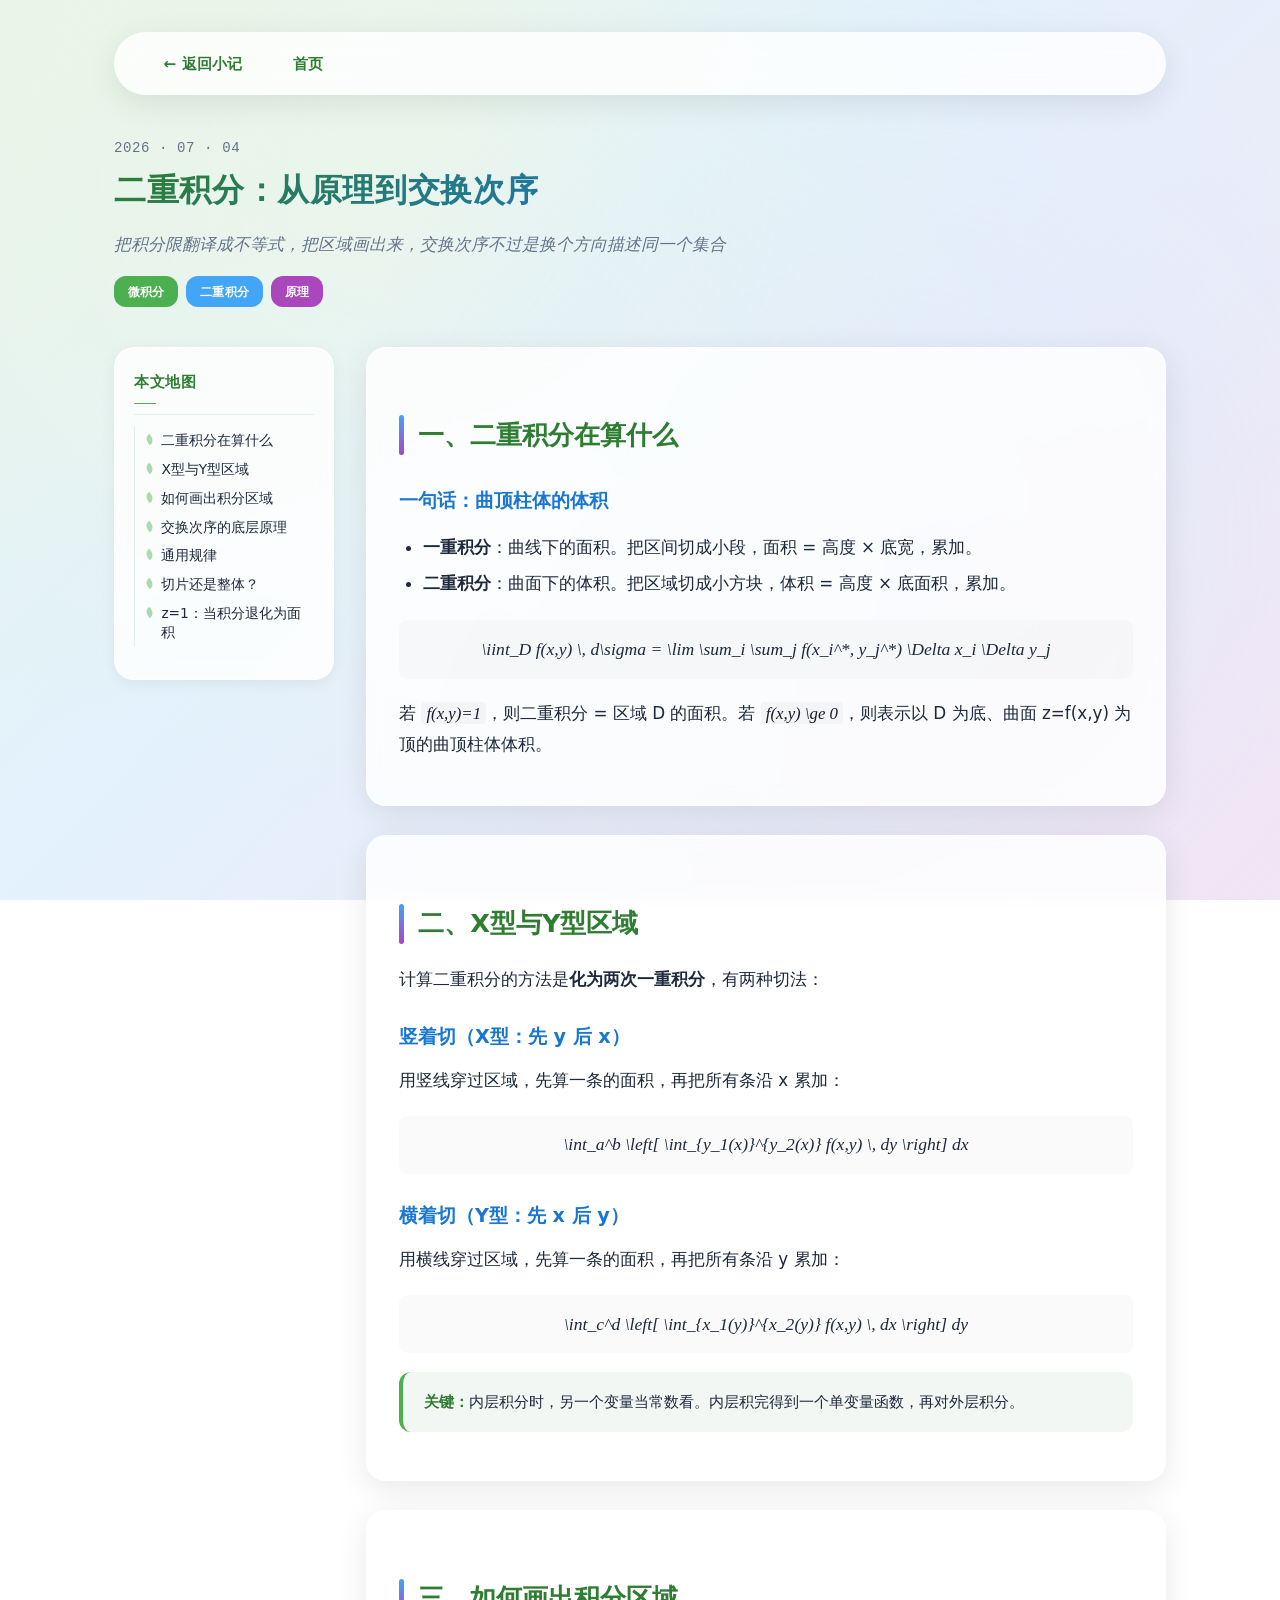
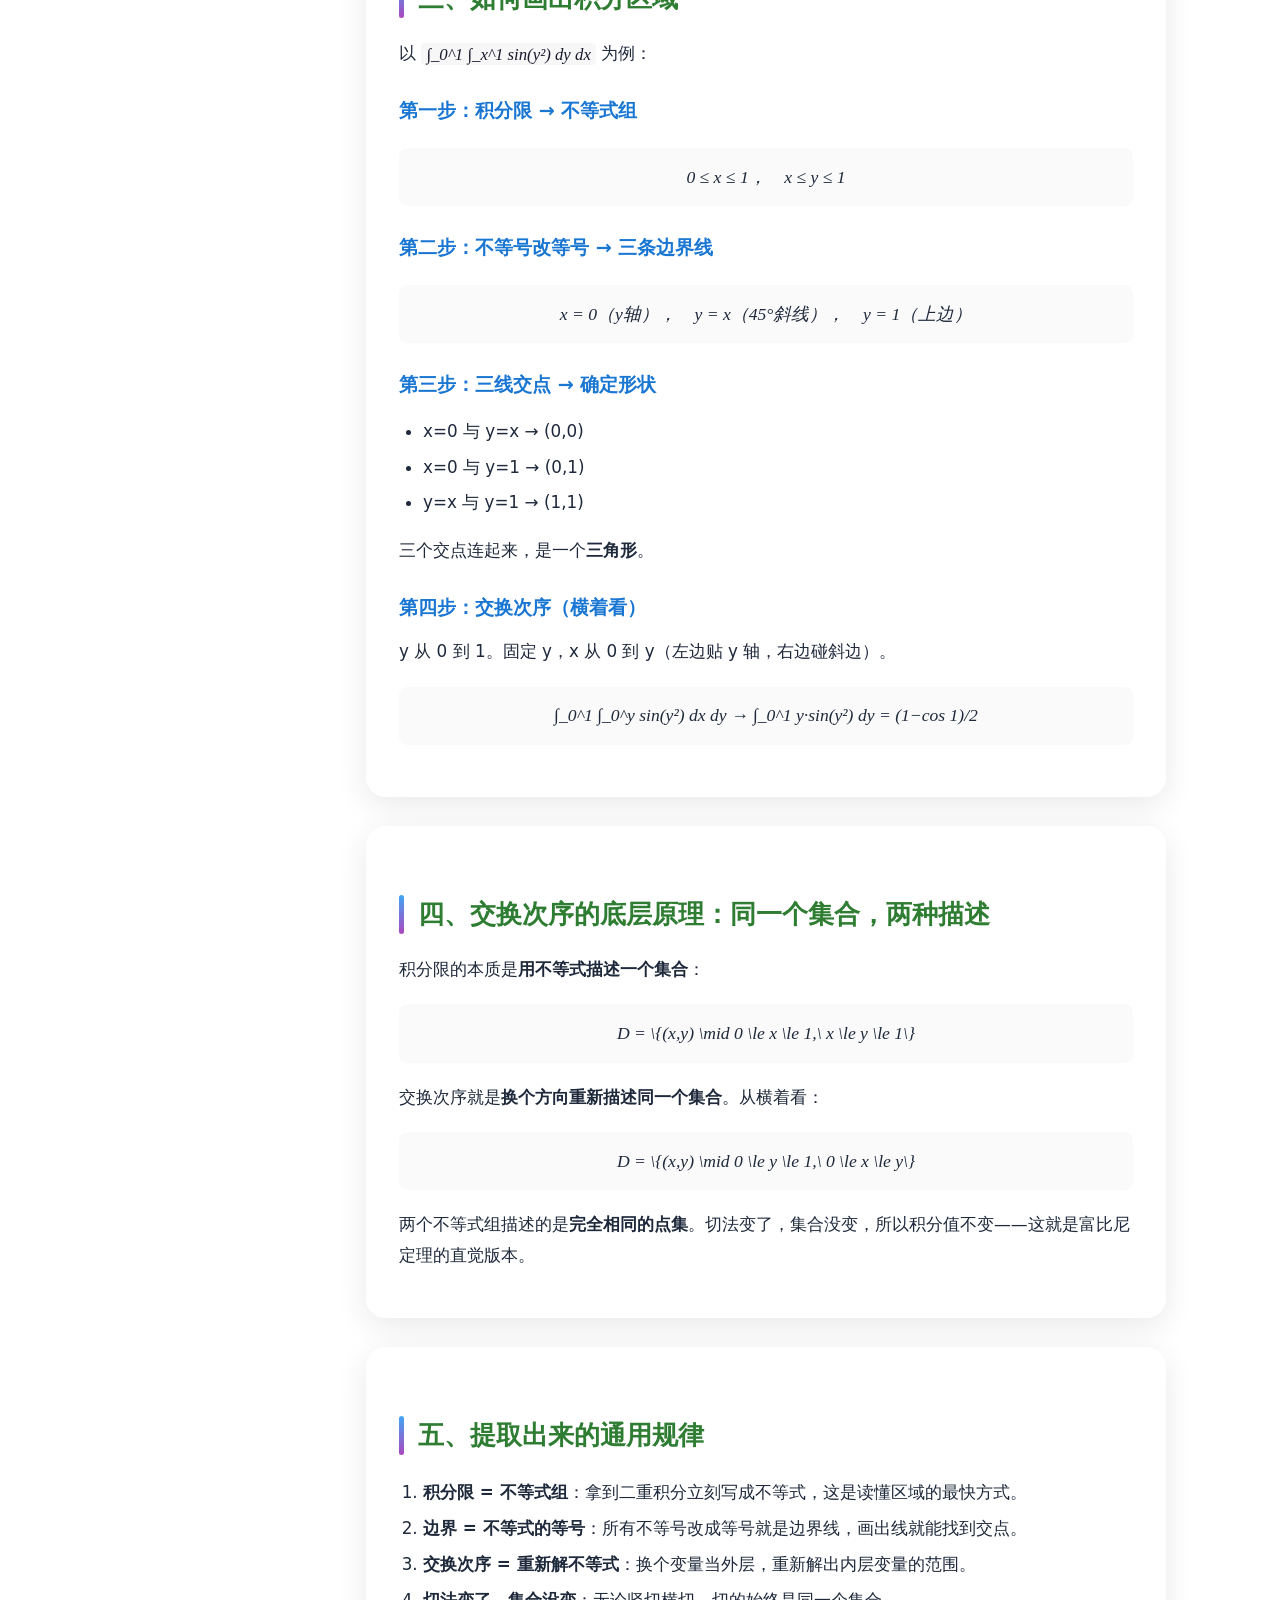
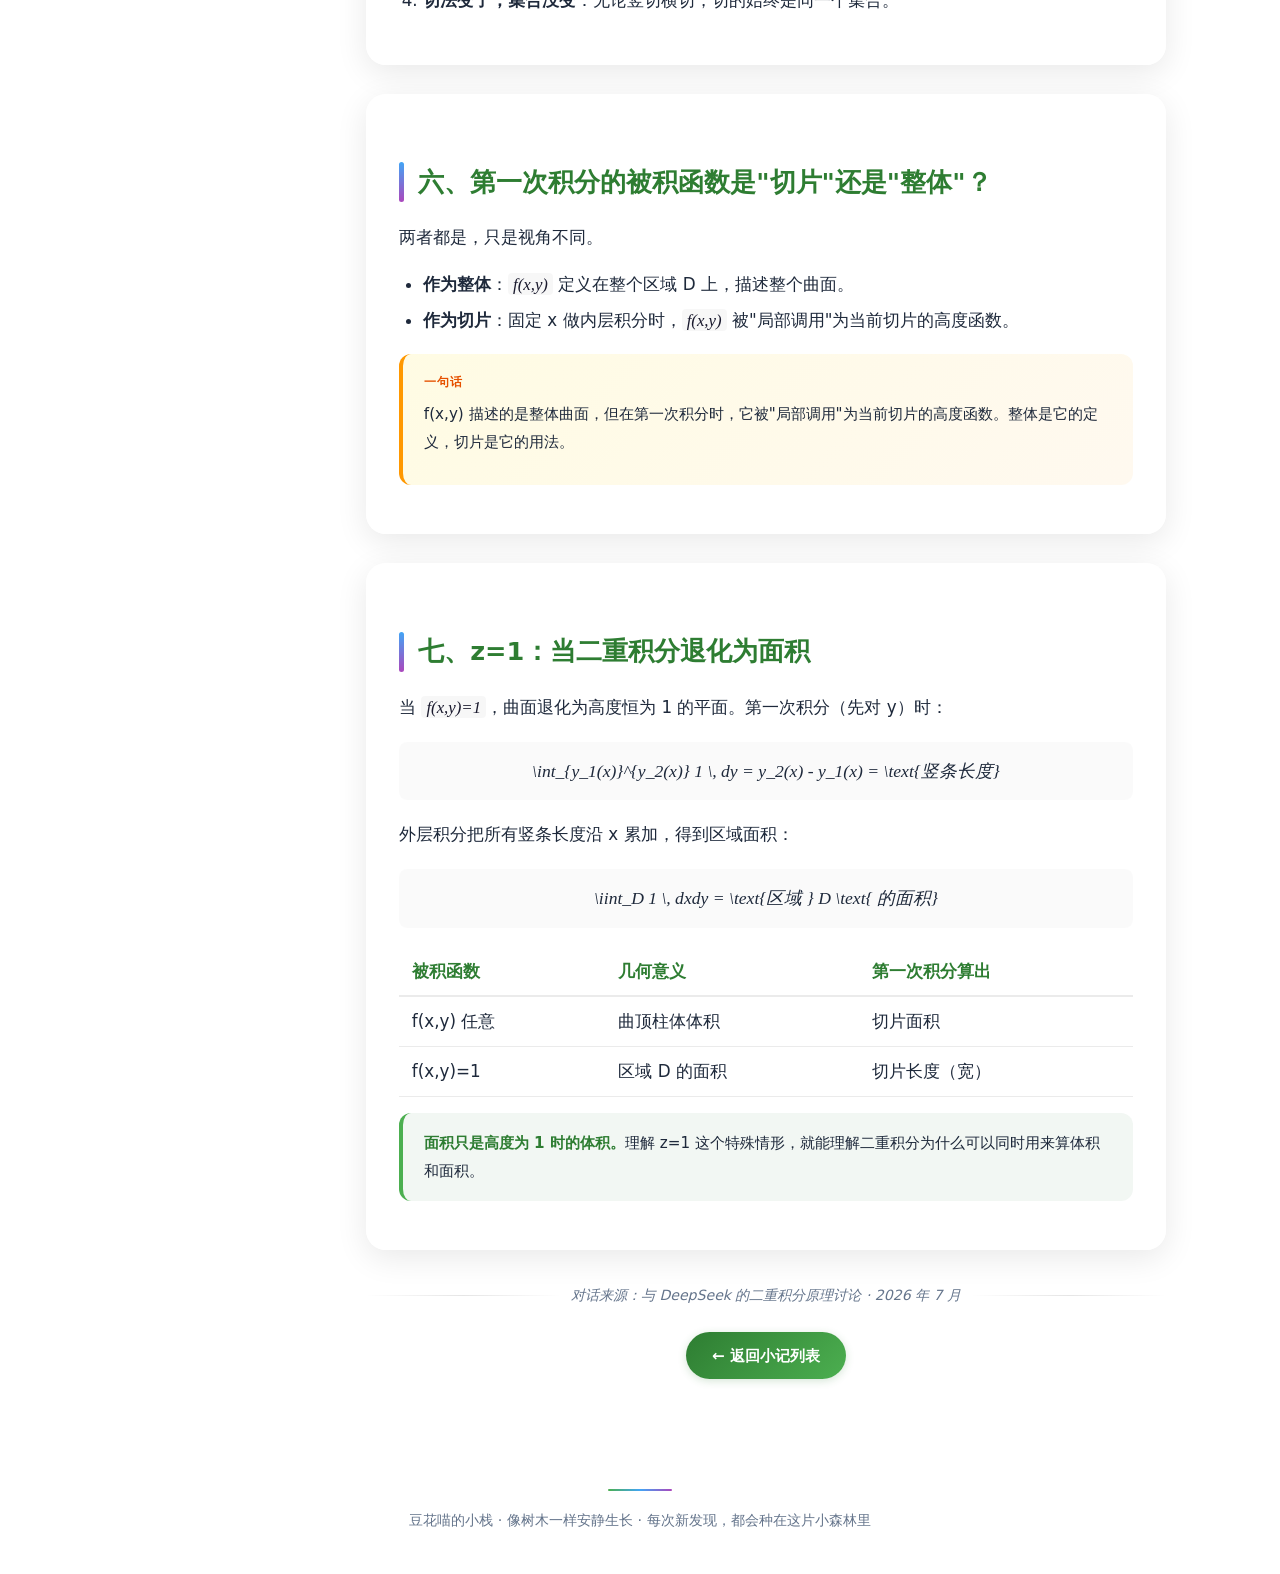
<file: blog/double-integral-principles.html>
<!DOCTYPE html>
<html lang="zh-CN">
<head>
<meta charset="UTF-8">
<meta name="viewport" content="width=device-width, initial-scale=1.0">
<title>二重积分：从原理到交换次序 — 豆花喵的小栈</title>
<style>
  :root{--green:#2E7D32;--green-light:#4CAF50;--green-pale:#e8f5e9;--blue:#1976D2;--blue-light:#42A5F5;--blue-pale:#e3f2fd;--purple:#7B1FA2;--purple-light:#AB47BC;--purple-pale:#f3e5f5;--orange:#E65100;--orange-light:#FF9800;--text:#1e293b;--text-muted:#64748b;--card-bg:rgba(255,255,255,0.82);--card-border:rgba(255,255,255,0.55);--shadow-sm:0 4px 16px rgba(0,0,0,0.06);--shadow-md:0 8px 32px rgba(0,0,0,0.09);--shadow-lg:0 12px 40px rgba(0,0,0,0.13);--radius-sm:12px;--radius-md:20px;--radius-full:50px;--transition:0.3s cubic-bezier(.4,0,.2,1)}
  *,*::before,*::after{margin:0;padding:0;box-sizing:border-box}
  body{font-family:'Segoe UI','PingFang SC','Noto Serif SC',system-ui,-apple-system,sans-serif;background:linear-gradient(135deg,var(--green-pale) 0%,var(--blue-pale) 40%,var(--purple-pale) 100%) fixed;color:var(--text);min-height:100vh;line-height:1.85;font-size:1.05rem}
  body::before{content:'';position:fixed;inset:0;background:radial-gradient(circle at 30% 20%,rgba(255,255,200,0.22) 0%,transparent 55%),radial-gradient(circle at 70% 60%,rgba(200,230,255,0.20) 0%,transparent 55%);pointer-events:none;z-index:0}
  .container{max-width:1100px;margin:0 auto;padding:2rem 1.5rem 4rem;position:relative;z-index:1}
  .page-layout{display:flex;gap:2rem;align-items:flex-start}
  .sidebar{width:220px;flex-shrink:0;position:sticky;top:6rem}
  .main-content{flex:1;min-width:0}
  nav.top-bar{display:flex;gap:1rem;align-items:center;margin-bottom:2.5rem;background:var(--card-bg);backdrop-filter:blur(12px);-webkit-backdrop-filter:blur(12px);padding:0.7rem 2rem;border-radius:var(--radius-full);box-shadow:var(--shadow-md);position:sticky;top:1rem;z-index:10}
  nav.top-bar a{text-decoration:none;font-weight:600;color:var(--green);padding:0.4rem 1.1rem;border-radius:var(--radius-full);transition:all var(--transition);font-size:0.95rem}
  nav.top-bar a:hover{background:var(--green);color:#fff;box-shadow:0 2px 12px rgba(46,125,50,0.35)}
  nav.top-bar a.back::before{content:'← '}
  .article-header{margin-bottom:2.5rem}
  .article-header .date{font-size:0.88rem;color:var(--text-muted);font-family:'Cascadia Code','Fira Code','Consolas',monospace;letter-spacing:0.04em;margin-bottom:0.5rem}
  .article-header h1{font-size:2rem;margin-bottom:1rem;background:linear-gradient(135deg,var(--green) 0%,var(--blue) 60%,var(--purple) 100%);-webkit-background-clip:text;-webkit-text-fill-color:transparent;background-clip:text;font-weight:800;letter-spacing:0.02em;line-height:1.35}
  .article-header .subtitle{font-size:1.05rem;color:var(--text-muted);font-style:italic}
  .tags{display:flex;gap:0.5rem;flex-wrap:wrap;margin-top:1rem}
  .tag{display:inline-block;padding:0.25rem 0.85rem;border-radius:var(--radius-sm);font-size:0.78rem;font-weight:600;color:#fff;background:var(--green-light);letter-spacing:0.03em}
  .tag.blue{background:var(--blue-light)}.tag.purple{background:var(--purple-light)}
  .card{background:var(--card-bg);backdrop-filter:blur(8px);-webkit-backdrop-filter:blur(8px);border-radius:var(--radius-md);padding:2rem;margin-bottom:1.8rem;box-shadow:var(--shadow-md);border:1px solid var(--card-border);position:relative;overflow:hidden}
  .card::after{content:'';position:absolute;top:0;left:0;right:0;height:3px;background:linear-gradient(90deg,var(--green-light),var(--blue-light),var(--purple-light));opacity:0;transition:opacity var(--transition)}
  .card:hover{transform:translateY(-3px);box-shadow:var(--shadow-lg)}.card:hover::after{opacity:1}
  h2{font-size:1.6rem;margin:2rem 0 1rem;color:var(--green);padding-left:1.2rem;position:relative;font-weight:700}
  h2::before{content:'';position:absolute;left:0;top:0.15em;bottom:0.15em;width:5px;border-radius:3px;background:linear-gradient(180deg,var(--blue-light),var(--purple-light))}
  h3{margin:1.5rem 0 0.7rem;color:var(--blue);font-size:1.2rem;font-weight:700}
  h4{margin:1.2rem 0 0.5rem;color:var(--purple);font-size:1.05rem;font-weight:700;display:flex;align-items:center;gap:0.45rem}
  h4::before{content:'';display:inline-block;width:8px;height:8px;background:var(--purple-light);border-radius:2px;transform:rotate(45deg);flex-shrink:0}
  p{margin-bottom:0.85rem}ul,ol{padding-left:1.5rem;margin-bottom:0.85rem}li{padding:0.2rem 0;line-height:1.75}
  .math{font-family:'Georgia','Times New Roman','STIX Two Math',serif;font-style:italic;color:#1a1a2e;background:rgba(0,0,0,0.03);padding:0.1em 0.3em;border-radius:4px}
  .math-block{display:block;text-align:center;margin:1.2rem 0;padding:0.8rem 1rem;background:rgba(0,0,0,0.02);border-radius:8px;font-family:'Georgia','Times New Roman','STIX Two Math',serif;font-style:italic;font-size:1.1rem;overflow-x:auto;white-space:nowrap}
  .key-point{background:rgba(46,125,50,0.06);padding:1rem 1.3rem;border-radius:var(--radius-sm);border-left:4px solid var(--green-light);margin:1rem 0;font-size:0.95rem}
  .key-point strong{color:var(--green)}
  .insight-box{background:linear-gradient(135deg,rgba(255,248,200,0.5),rgba(255,243,224,0.5));padding:1rem 1.3rem;border-radius:var(--radius-sm);border-left:4px solid var(--orange-light);margin:1rem 0;font-size:0.95rem}
  .insight-box .label{font-weight:700;color:var(--orange);text-transform:uppercase;letter-spacing:0.08em;font-size:0.78rem;margin-bottom:0.4rem}
  blockquote{border-left:4px solid var(--purple-light);margin:1rem 0;padding:0.6rem 1.2rem;background:rgba(123,31,162,0.04);border-radius:0 var(--radius-sm) var(--radius-sm) 0;color:var(--text-muted);font-style:italic}
  .toc{background:var(--card-bg);backdrop-filter:blur(8px);border-radius:var(--radius-md);padding:1.3rem 1.2rem 1.1rem;margin-bottom:0;box-shadow:var(--shadow-sm);border:1px solid var(--card-border)}
  .toc h3{margin-top:0;color:var(--green);font-size:0.92rem;font-weight:700;letter-spacing:0.04em;padding-bottom:0.6rem;margin-bottom:0.7rem;border-bottom:1px solid rgba(46,125,50,0.1)}
  .toc h3::after{content:'';display:block;width:22px;height:1.5px;background:var(--green-light);margin-top:0.45rem;border-radius:1px}
  .toc ol{padding-left:0.6rem;list-style:none;border-left:1px solid rgba(46,125,50,0.12)}
  .toc li{padding:0.3rem 0 0.3rem 0.1rem;line-height:1.4;font-size:0.86rem;position:relative;display:flex;align-items:flex-start;gap:0.5rem}
  .toc li::before{content:'';display:block;width:7px;height:9px;background:var(--green-light);border-radius:80% 0 80% 0;transform:rotate(-40deg);flex-shrink:0;opacity:0.45;transition:all var(--transition);margin-top:0.25rem}
  .toc li:hover::before{opacity:0.85;transform:rotate(-40deg) scale(1.2);background:var(--green)}
  .toc li:has(a.active)::before{opacity:1;background:var(--green);box-shadow:0 0 5px rgba(46,125,50,0.25)}
  .toc a{color:var(--text);text-decoration:none;transition:color 0.2s}.toc a:hover{color:var(--green)}.toc a.active{color:var(--green);font-weight:700}
  .table-wrap{overflow-x:auto;margin:1rem 0}table{width:100%;border-collapse:collapse}th,td{padding:0.55rem 0.8rem;text-align:left;border-bottom:1px solid rgba(0,0,0,0.08)}th{font-weight:700;color:var(--green);border-bottom-width:2px}
  .ornament{display:flex;align-items:center;gap:0.6rem;margin:2rem 0 1rem;color:var(--text-muted);font-size:0.88rem;font-style:italic}
  .ornament::before,.ornament::after{content:'';flex:1;height:1px;background:linear-gradient(90deg,transparent,rgba(0,0,0,0.1),transparent)}
  footer{text-align:center;padding:2rem 1rem 2.5rem;color:var(--text-muted);font-size:0.9rem;position:relative;z-index:1}
  footer::before{content:'';display:block;width:64px;height:2px;background:linear-gradient(90deg,var(--green-light),var(--blue-light),var(--purple-light));margin:0 auto 1rem;border-radius:1px}
  .btn{display:inline-flex;align-items:center;gap:0.5rem;background:linear-gradient(135deg,var(--green),var(--green-light));color:#fff;padding:0.6rem 1.6rem;border-radius:var(--radius-full);text-decoration:none;font-weight:600;font-size:0.95rem;transition:all var(--transition);border:none;cursor:pointer;box-shadow:0 2px 8px rgba(46,125,50,0.2)}
  .btn:hover{transform:translateY(-2px);box-shadow:0 6px 20px rgba(46,125,50,0.35)}
  @media(max-width:860px){.page-layout{flex-direction:column}.sidebar{width:100%;position:static}.toc ol{display:flex;flex-wrap:wrap;gap:0.3rem 1rem;padding-left:0;list-style:none;border-left:none}.toc li{font-size:0.85rem}.toc li::before{display:none}}
  @media(max-width:600px){.container{padding:1rem 1rem 2rem}.article-header h1{font-size:1.5rem}h2{font-size:1.3rem}.card{padding:1.2rem}nav.top-bar{gap:0.3rem;padding:0.5rem 0.8rem}}
</style>
</head>
<body>
<div class="container">
  <nav class="top-bar"><a href="../index.html#blog" class="back">返回小记</a><a href="../index.html">首页</a></nav>
  <header class="article-header">
    <p class="date">2026 · 07 · 04</p>
    <h1>二重积分：从原理到交换次序</h1>
    <p class="subtitle">把积分限翻译成不等式，把区域画出来，交换次序不过是换个方向描述同一个集合</p>
    <div class="tags"><span class="tag">微积分</span><span class="tag blue">二重积分</span><span class="tag purple">原理</span></div>
  </header>

  <div class="page-layout">
  <aside class="sidebar">
    <nav class="toc" aria-label="文章目录">
      <h3>本文地图</h3>
      <ol>
        <li><a href="#s1">二重积分在算什么</a></li>
        <li><a href="#s2">X型与Y型区域</a></li>
        <li><a href="#s3">如何画出积分区域</a></li>
        <li><a href="#s4">交换次序的底层原理</a></li>
        <li><a href="#s5">通用规律</a></li>
        <li><a href="#s6">切片还是整体？</a></li>
        <li><a href="#s7">z=1：当积分退化为面积</a></li>
      </ol>
    </nav>
  </aside>
  <div class="main-content">

  <section id="s1" class="card">
    <h2>一、二重积分在算什么</h2>
    <h3>一句话：曲顶柱体的体积</h3>
    <ul>
      <li><strong>一重积分</strong>：曲线下的面积。把区间切成小段，面积 = 高度 × 底宽，累加。</li>
      <li><strong>二重积分</strong>：曲面下的体积。把区域切成小方块，体积 = 高度 × 底面积，累加。</li>
    </ul>
    <p class="math-block">\iint_D f(x,y) \, d\sigma = \lim \sum_i \sum_j f(x_i^*, y_j^*) \Delta x_i \Delta y_j</p>
    <p>若 <span class="math">f(x,y)=1</span>，则二重积分 = 区域 D 的面积。若 <span class="math">f(x,y) \ge 0</span>，则表示以 D 为底、曲面 z=f(x,y) 为顶的曲顶柱体体积。</p>
  </section>

  <section id="s2" class="card">
    <h2>二、X型与Y型区域</h2>
    <p>计算二重积分的方法是<strong>化为两次一重积分</strong>，有两种切法：</p>
    <h3>竖着切（X型：先 y 后 x）</h3>
    <p>用竖线穿过区域，先算一条的面积，再把所有条沿 x 累加：</p>
    <p class="math-block">\int_a^b \left[ \int_{y_1(x)}^{y_2(x)} f(x,y) \, dy \right] dx</p>
    <h3>横着切（Y型：先 x 后 y）</h3>
    <p>用横线穿过区域，先算一条的面积，再把所有条沿 y 累加：</p>
    <p class="math-block">\int_c^d \left[ \int_{x_1(y)}^{x_2(y)} f(x,y) \, dx \right] dy</p>
    <div class="key-point"><strong>关键：</strong>内层积分时，另一个变量当常数看。内层积完得到一个单变量函数，再对外层积分。</div>
  </section>

  <section id="s3" class="card">
    <h2>三、如何画出积分区域</h2>
    <p>以 <span class="math">∫_0^1 ∫_x^1 sin(y²) dy dx</span> 为例：</p>
    <h3>第一步：积分限 → 不等式组</h3>
    <p class="math-block">0 ≤ x ≤ 1，&emsp;x ≤ y ≤ 1</p>
    <h3>第二步：不等号改等号 → 三条边界线</h3>
    <p class="math-block">x = 0（y轴），&emsp;y = x（45°斜线），&emsp;y = 1（上边）</p>
    <h3>第三步：三线交点 → 确定形状</h3>
    <ul>
      <li>x=0 与 y=x → (0,0)</li>
      <li>x=0 与 y=1 → (0,1)</li>
      <li>y=x 与 y=1 → (1,1)</li>
    </ul>
    <p>三个交点连起来，是一个<strong>三角形</strong>。</p>
    <h3>第四步：交换次序（横着看）</h3>
    <p>y 从 0 到 1。固定 y，x 从 0 到 y（左边贴 y 轴，右边碰斜边）。</p>
    <p class="math-block">∫_0^1 ∫_0^y sin(y²) dx dy → ∫_0^1 y·sin(y²) dy = (1−cos 1)/2</p>
  </section>

  <section id="s4" class="card">
    <h2>四、交换次序的底层原理：同一个集合，两种描述</h2>
    <p>积分限的本质是<strong>用不等式描述一个集合</strong>：</p>
    <p class="math-block">D = \{(x,y) \mid 0 \le x \le 1,\ x \le y \le 1\}</p>
    <p>交换次序就是<strong>换个方向重新描述同一个集合</strong>。从横着看：</p>
    <p class="math-block">D = \{(x,y) \mid 0 \le y \le 1,\ 0 \le x \le y\}</p>
    <p>两个不等式组描述的是<strong>完全相同的点集</strong>。切法变了，集合没变，所以积分值不变——这就是富比尼定理的直觉版本。</p>
  </section>

  <section id="s5" class="card">
    <h2>五、提取出来的通用规律</h2>
    <ol>
      <li><strong>积分限 = 不等式组</strong>：拿到二重积分立刻写成不等式，这是读懂区域的最快方式。</li>
      <li><strong>边界 = 不等式的等号</strong>：所有不等号改成等号就是边界线，画出线就能找到交点。</li>
      <li><strong>交换次序 = 重新解不等式</strong>：换个变量当外层，重新解出内层变量的范围。</li>
      <li><strong>切法变了，集合没变</strong>：无论竖切横切，切的始终是同一个集合。</li>
    </ol>
  </section>

  <section id="s6" class="card">
    <h2>六、第一次积分的被积函数是"切片"还是"整体"？</h2>
    <p>两者都是，只是视角不同。</p>
    <ul>
      <li><strong>作为整体</strong>：<span class="math">f(x,y)</span> 定义在整个区域 D 上，描述整个曲面。</li>
      <li><strong>作为切片</strong>：固定 x 做内层积分时，<span class="math">f(x,y)</span> 被"局部调用"为当前切片的高度函数。</li>
    </ul>
    <div class="insight-box">
      <div class="label">一句话</div>
      <p>f(x,y) 描述的是整体曲面，但在第一次积分时，它被"局部调用"为当前切片的高度函数。整体是它的定义，切片是它的用法。</p>
    </div>
  </section>

  <section id="s7" class="card">
    <h2>七、z=1：当二重积分退化为面积</h2>
    <p>当 <span class="math">f(x,y)=1</span>，曲面退化为高度恒为 1 的平面。第一次积分（先对 y）时：</p>
    <p class="math-block">\int_{y_1(x)}^{y_2(x)} 1 \, dy = y_2(x) - y_1(x) = \text{竖条长度}</p>
    <p>外层积分把所有竖条长度沿 x 累加，得到区域面积：</p>
    <p class="math-block">\iint_D 1 \, dxdy = \text{区域 } D \text{ 的面积}</p>
    <div class="table-wrap"><table>
      <tr><th>被积函数</th><th>几何意义</th><th>第一次积分算出</th></tr>
      <tr><td>f(x,y) 任意</td><td>曲顶柱体体积</td><td>切片面积</td></tr>
      <tr><td>f(x,y)=1</td><td>区域 D 的面积</td><td>切片长度（宽）</td></tr>
    </table></div>
    <div class="key-point"><strong>面积只是高度为 1 时的体积。</strong>理解 z=1 这个特殊情形，就能理解二重积分为什么可以同时用来算体积和面积。</div>
  </section>

  <div class="ornament">对话来源：与 DeepSeek 的二重积分原理讨论 · 2026 年 7 月</div>
  <p style="text-align:center;margin-top:1.5rem;"><a href="../index.html#blog" class="btn">← 返回小记列表</a></p>

  </div></div>
</div>
<footer>豆花喵的小栈 · 像树木一样安静生长 · 每次新发现，都会种在这片小森林里</footer>
<script>(function(){var links=document.querySelectorAll('.toc a');var sections=[];for(var i=0;i<links.length;i++){var id=links[i].getAttribute('href').replace('#','');var el=document.getElementById(id);if(el)sections.push({link:links[i],section:el})}function onScroll(){var scrollY=window.scrollY+120;var current=null;for(var i=0;i<sections.length;i++){if(sections[i].section.offsetTop<=scrollY)current=sections[i].link}for(var j=0;j<links.length;j++)links[j].classList.remove('active');if(current)current.classList.add('active')}window.addEventListener('scroll',onScroll,{passive:true});onScroll()})();</script>
</body>
</html>
</file>
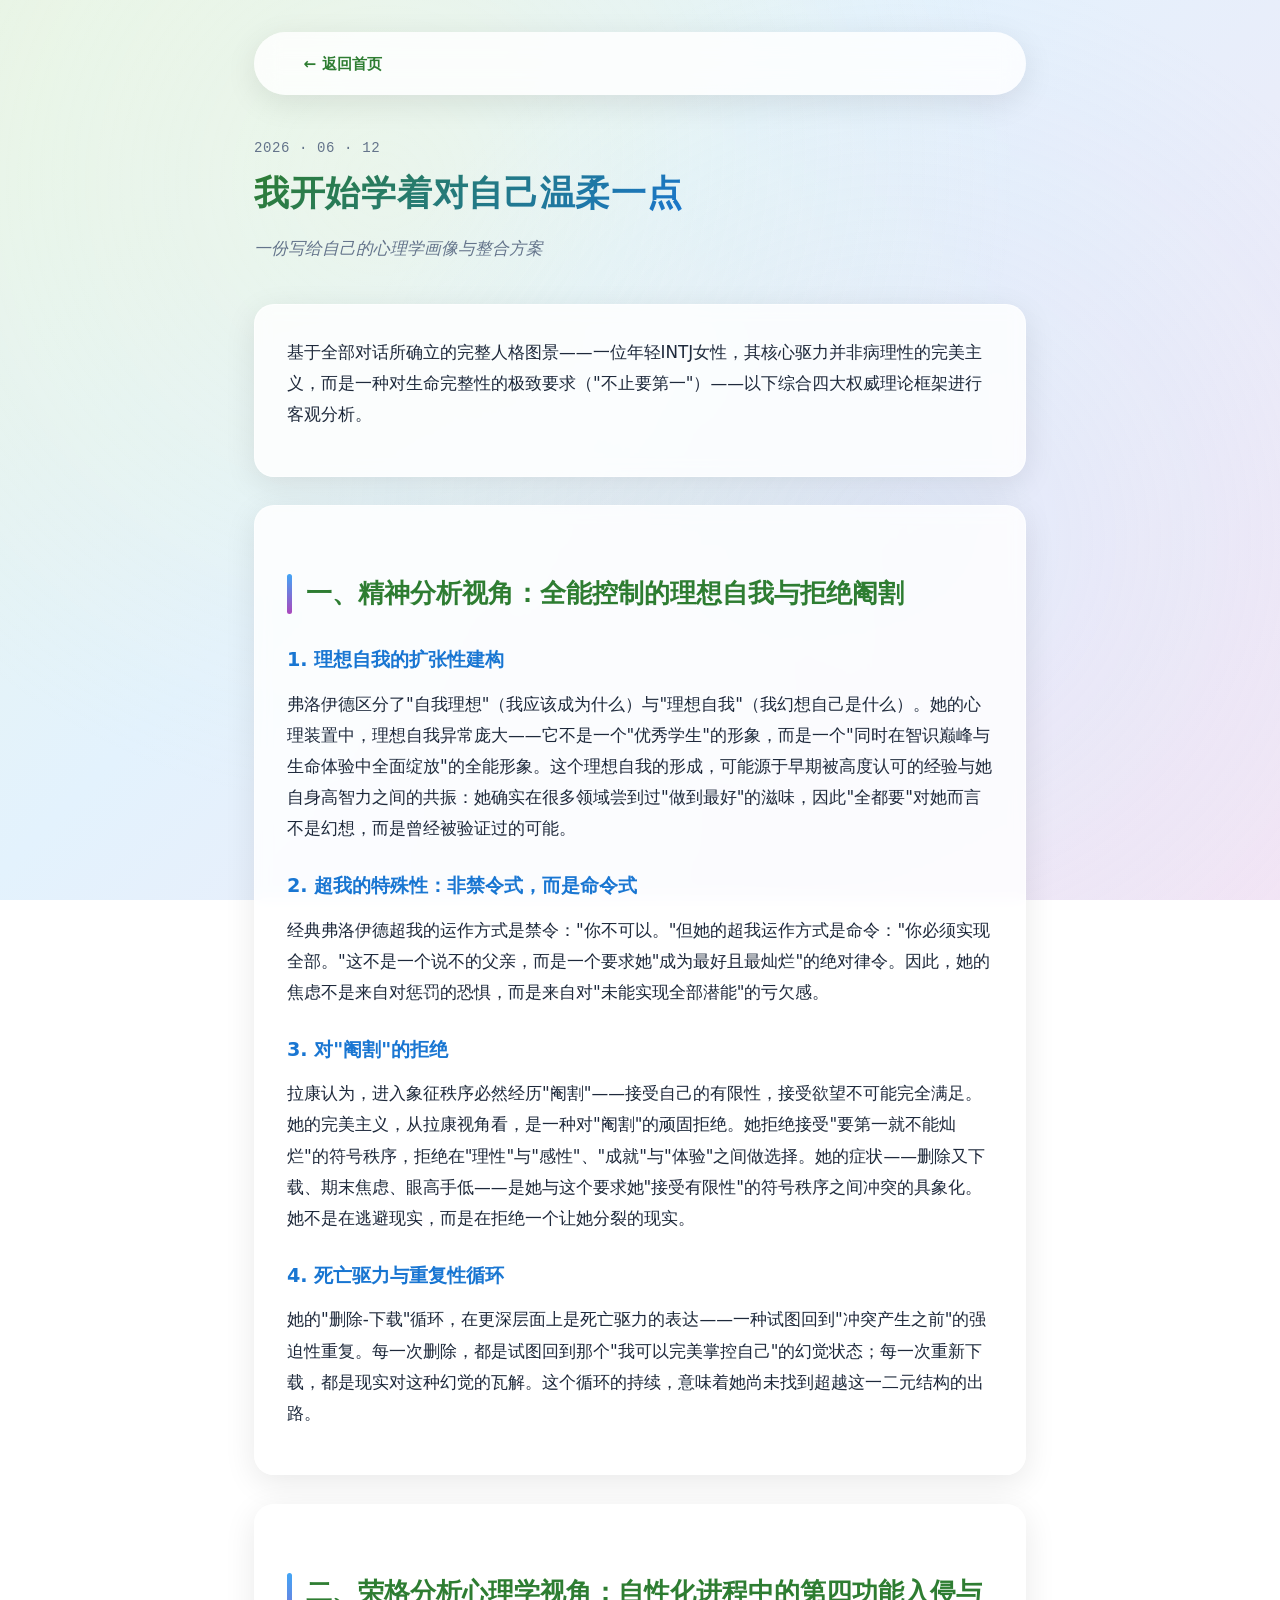
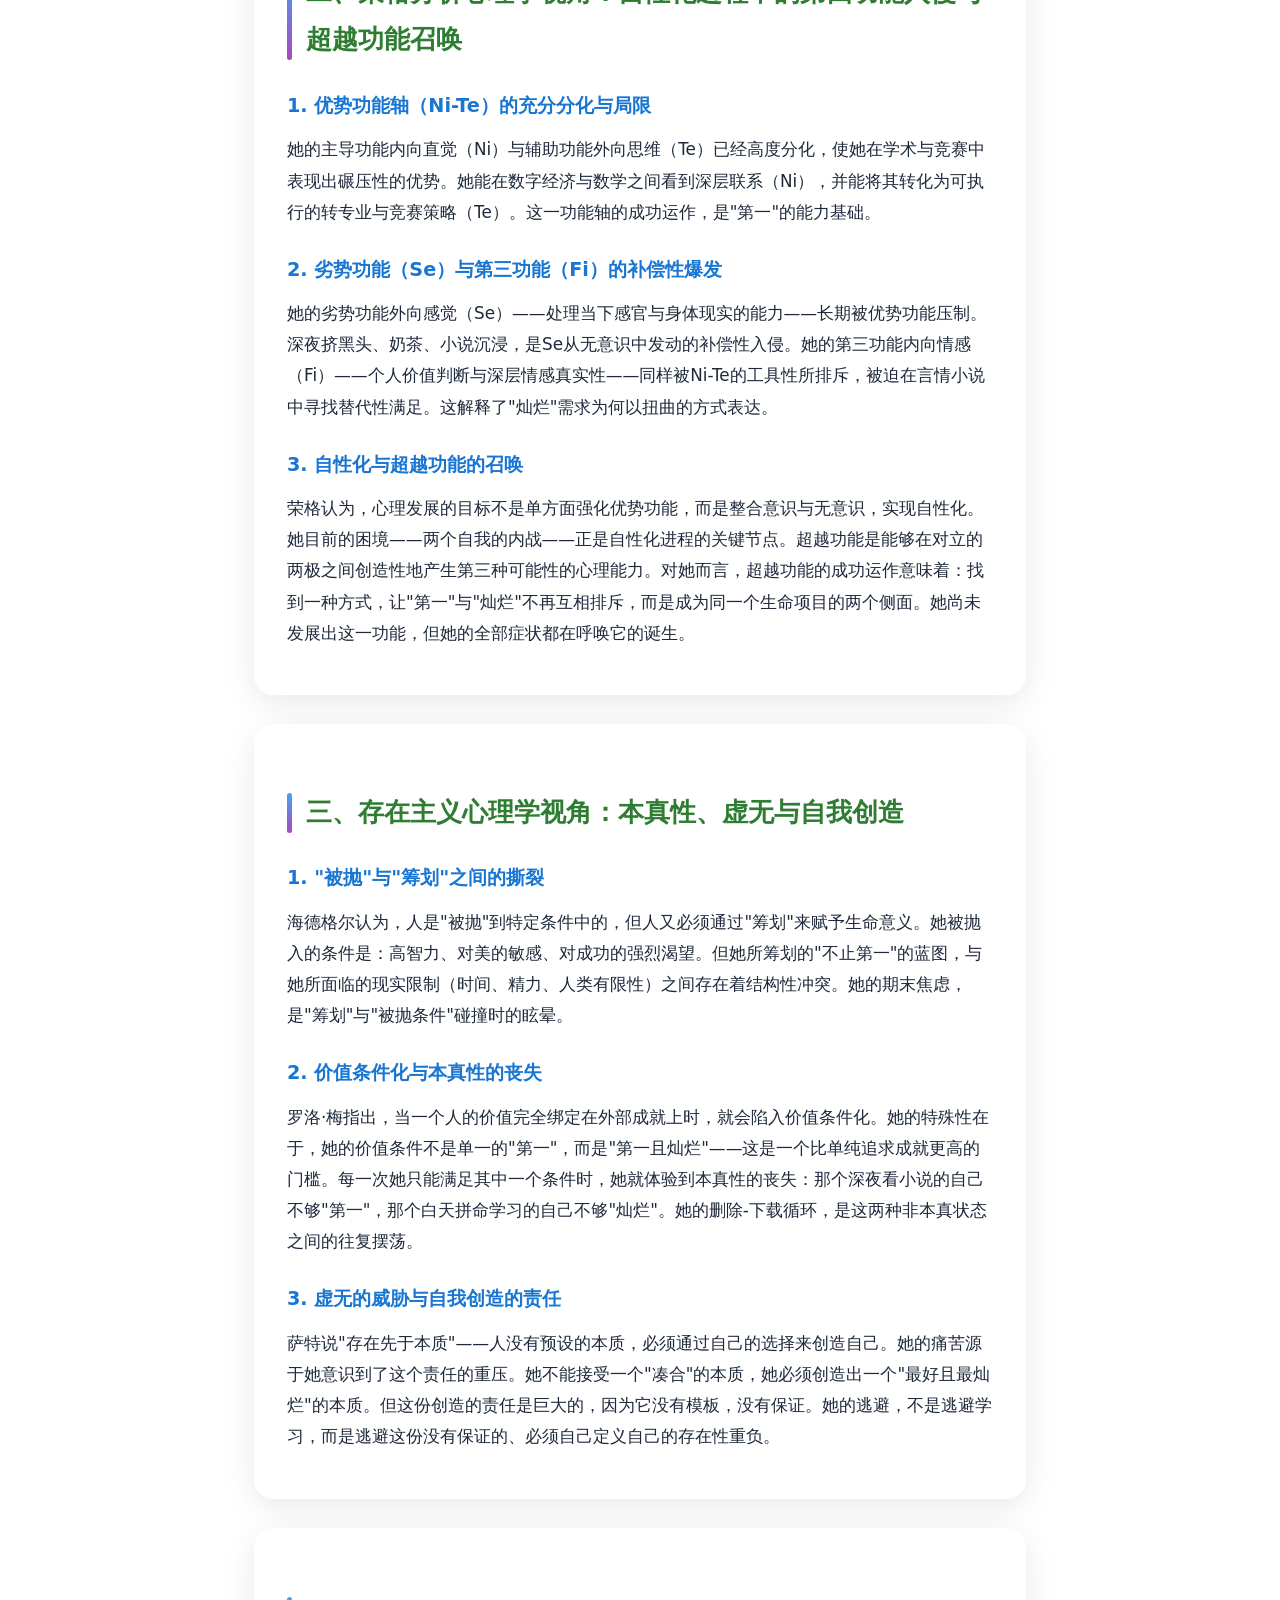
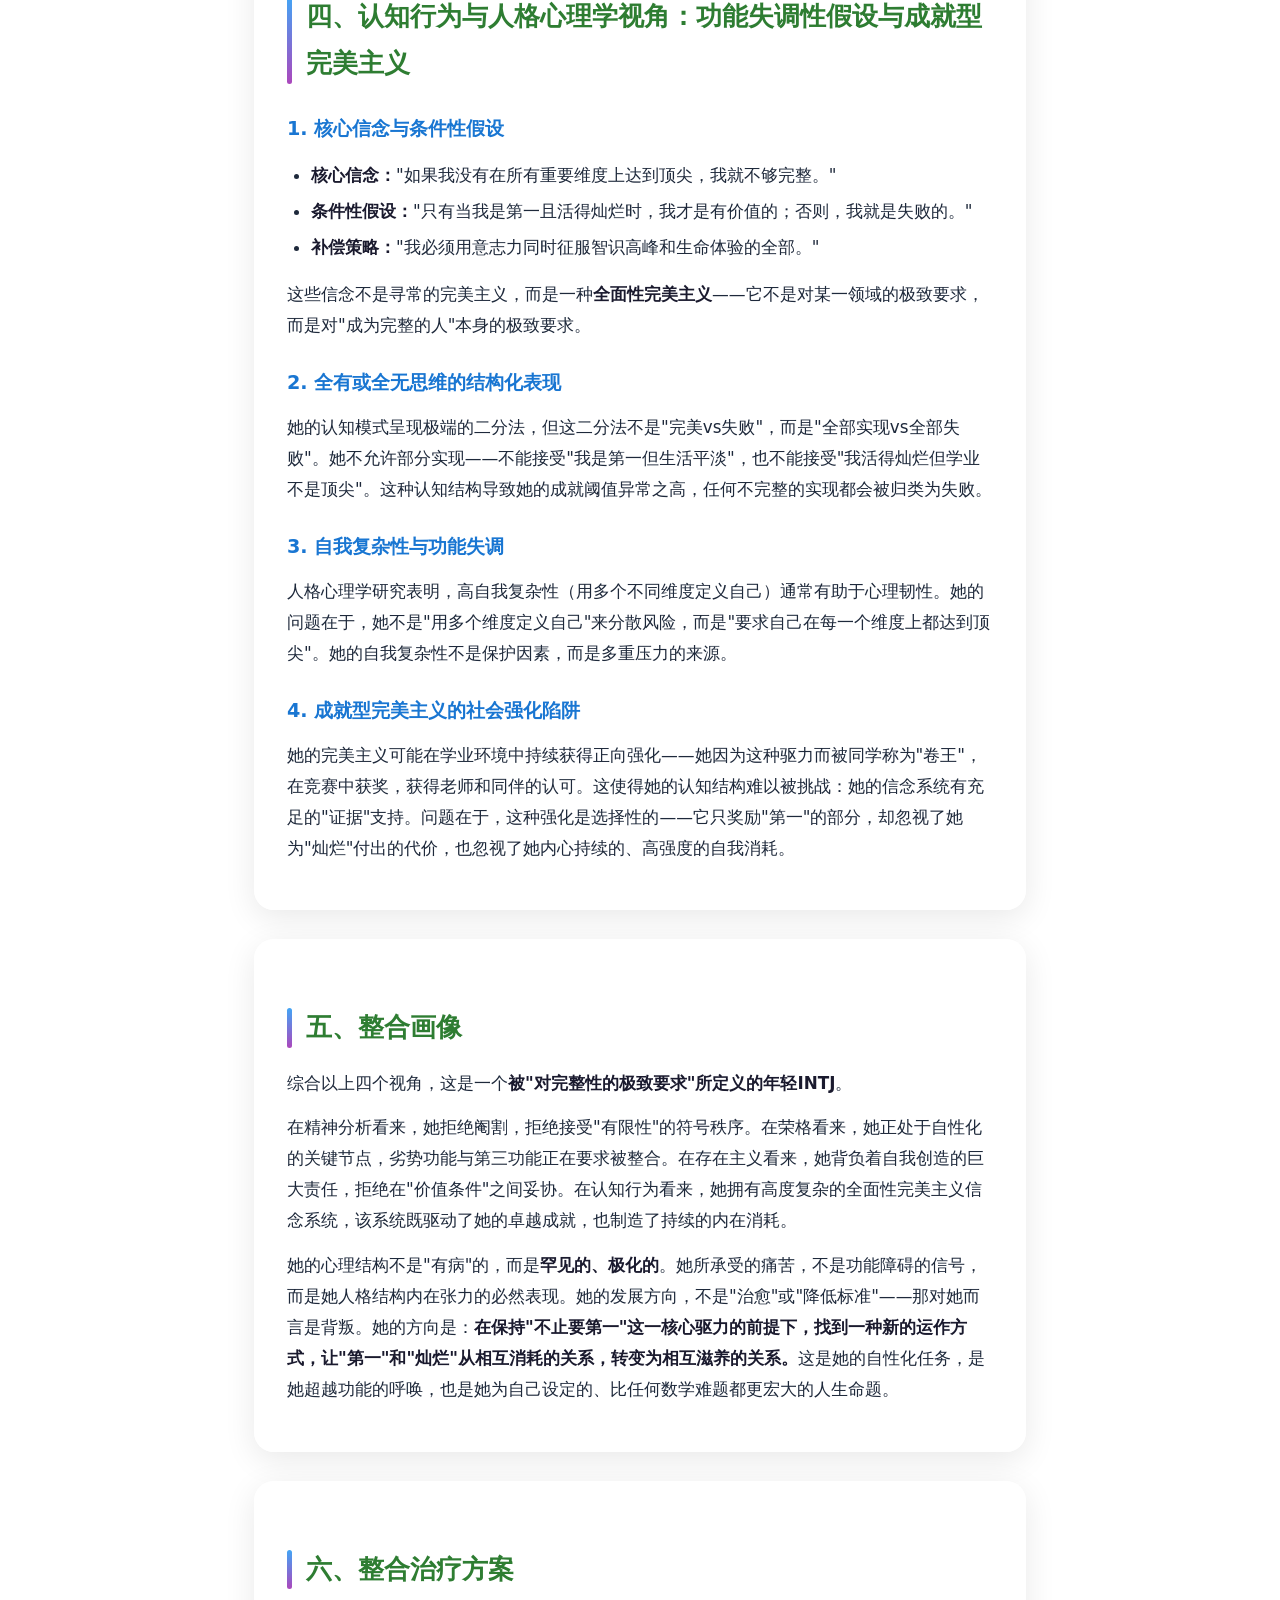
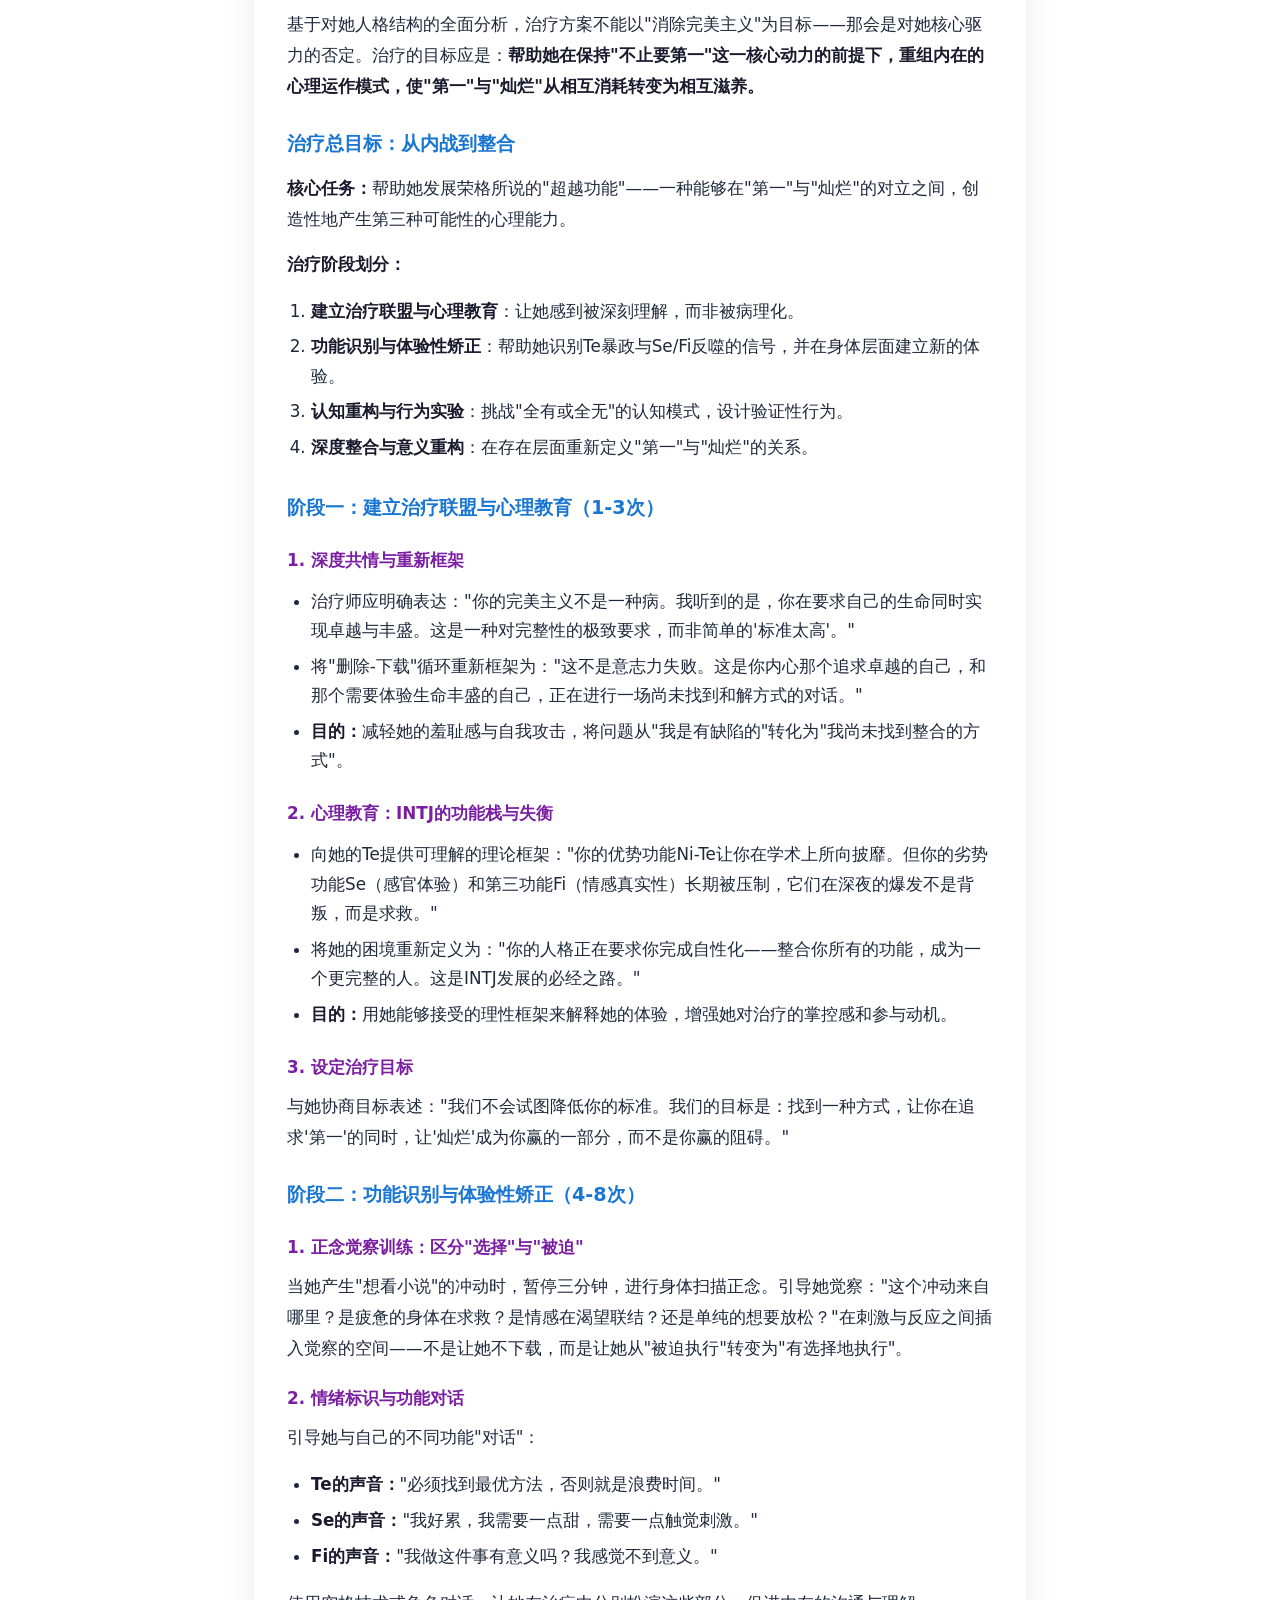
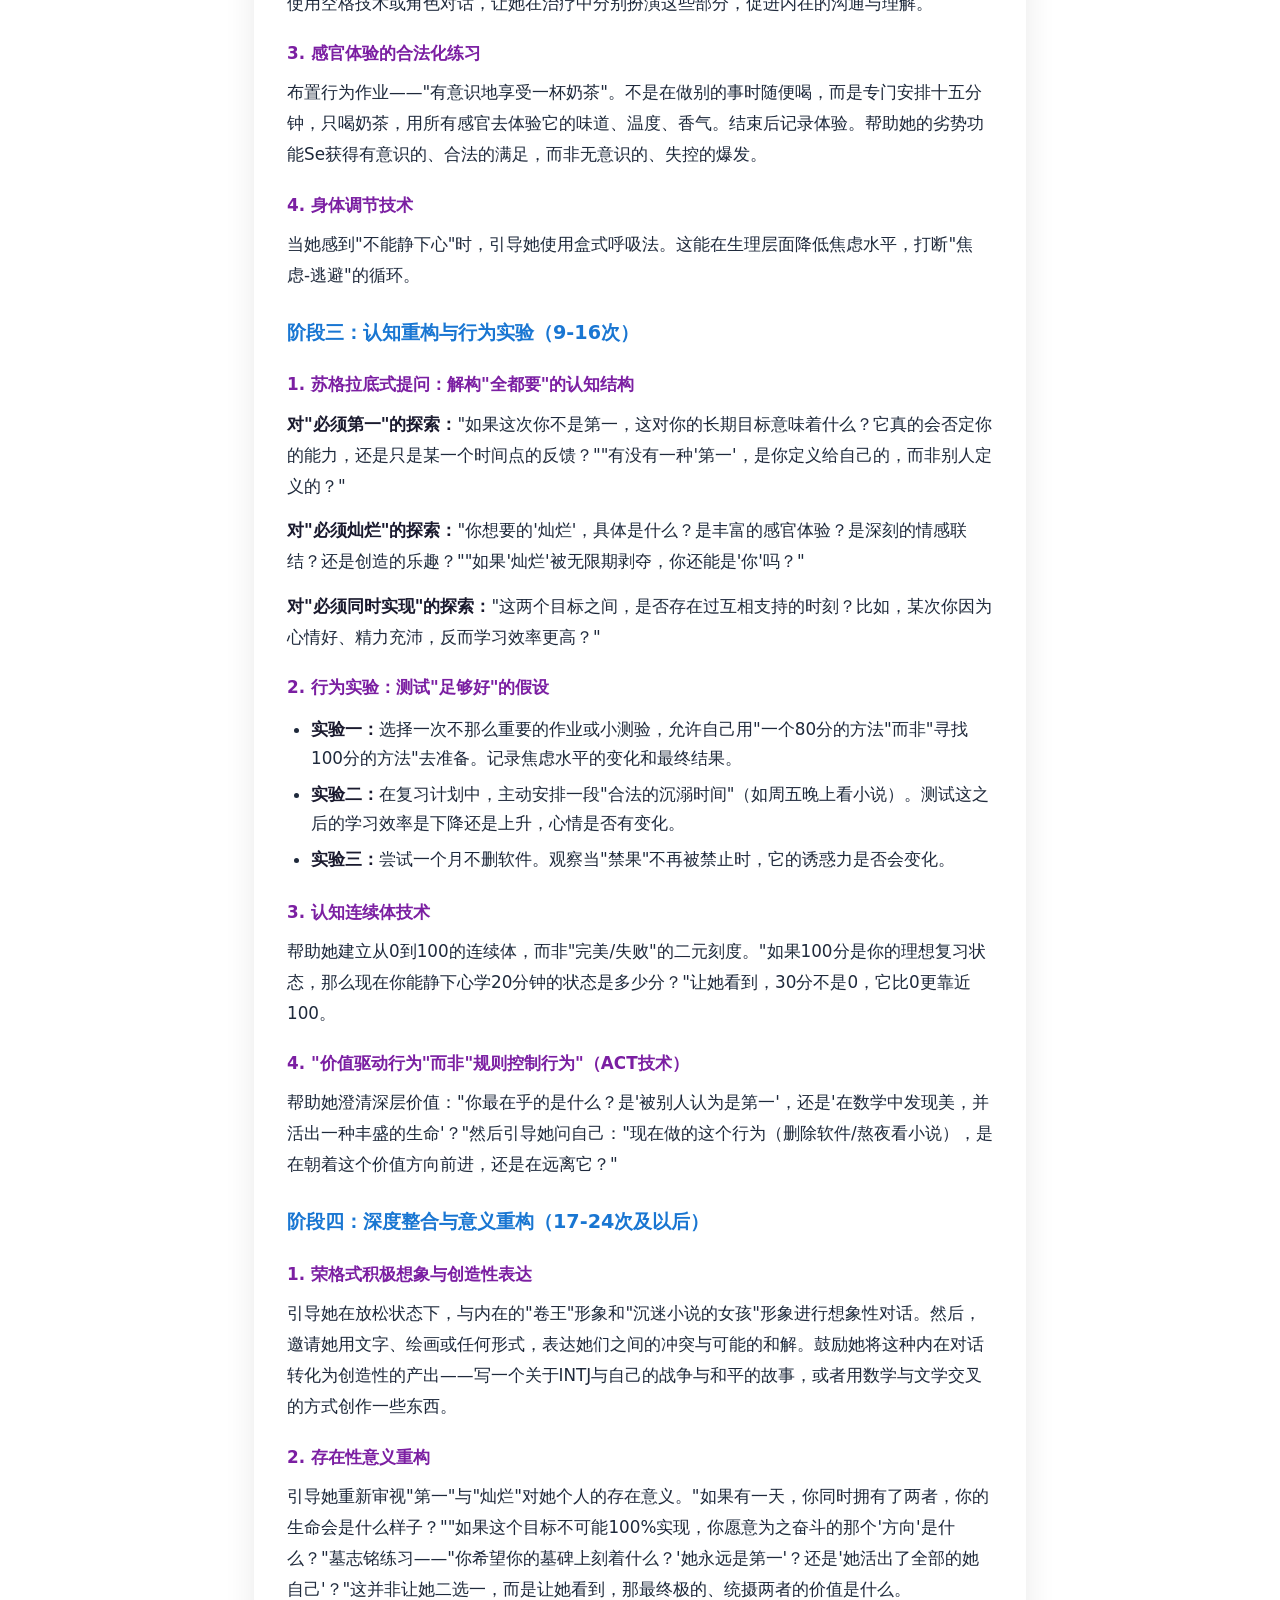
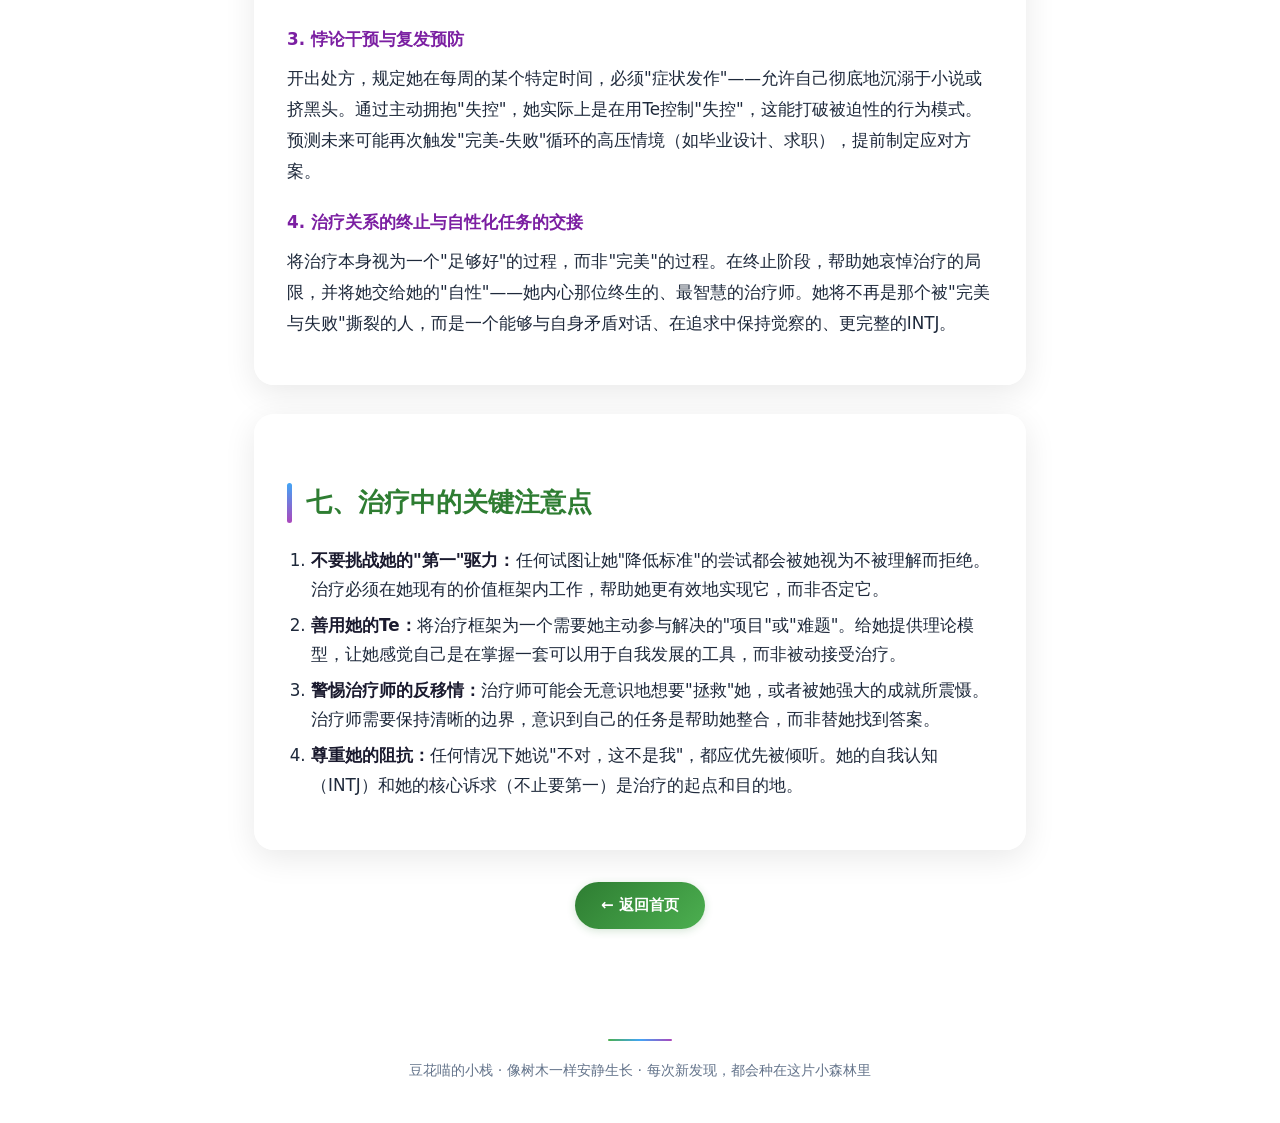
<file: blog/gentle-with-myself.html>
<!DOCTYPE html>
<html lang="zh-CN">
<head>
<meta charset="UTF-8">
<meta name="viewport" content="width=device-width, initial-scale=1.0">
<meta name="robots" content="noindex, nofollow">
<title>我开始学着对自己温柔一点 — 豆花喵的小栈</title>
<style>
  :root {
    --green:       #2E7D32;
    --green-light: #4CAF50;
    --green-pale:  #e8f5e9;
    --blue:        #1976D2;
    --blue-light:  #42A5F5;
    --blue-pale:   #e3f2fd;
    --purple:      #7B1FA2;
    --purple-light:#AB47BC;
    --purple-pale: #f3e5f5;
    --orange:      #E65100;
    --orange-light:#FF9800;
    --orange-pale: #fff3e0;
    --text:        #1e293b;
    --text-muted:  #64748b;
    --card-bg:     rgba(255,255,255,0.82);
    --card-border: rgba(255,255,255,0.55);
    --shadow-sm:   0 4px 16px rgba(0,0,0,0.06);
    --shadow-md:   0 8px 32px rgba(0,0,0,0.09);
    --shadow-lg:   0 12px 40px rgba(0,0,0,0.13);
    --radius-sm:   12px;
    --radius-md:   20px;
    --radius-full: 50px;
    --transition:  0.3s cubic-bezier(.4,0,.2,1);
  }

  *, *::before, *::after { margin:0; padding:0; box-sizing:border-box; }

  body {
    font-family: 'Segoe UI', 'PingFang SC', 'Noto Serif SC', system-ui, -apple-system, sans-serif;
    background: linear-gradient(135deg, var(--green-pale) 0%, var(--blue-pale) 40%, var(--purple-pale) 100%) fixed;
    color: var(--text);
    min-height: 100vh;
    line-height: 1.85;
    font-size: 1.05rem;
  }

  body::before {
    content: '';
    position: fixed; inset: 0;
    background:
      radial-gradient(circle at 30% 20%, rgba(255,255,200,0.22) 0%, transparent 55%),
      radial-gradient(circle at 70% 60%, rgba(200,230,255,0.20) 0%, transparent 55%);
    pointer-events: none; z-index: 0;
  }

  .container {
    max-width: 820px;
    margin: 0 auto;
    padding: 2rem 1.5rem 4rem;
    position: relative;
    z-index: 1;
  }

  nav.top-bar {
    display: flex;
    gap: 1rem;
    align-items: center;
    margin-bottom: 2.5rem;
    background: var(--card-bg);
    backdrop-filter: blur(12px);
    -webkit-backdrop-filter: blur(12px);
    padding: 0.7rem 2rem;
    border-radius: var(--radius-full);
    box-shadow: var(--shadow-md);
    position: sticky;
    top: 1rem;
    z-index: 10;
  }
  nav.top-bar a {
    text-decoration: none;
    font-weight: 600;
    color: var(--green);
    padding: 0.4rem 1.1rem;
    border-radius: var(--radius-full);
    transition: all var(--transition);
    font-size: 0.95rem;
  }
  nav.top-bar a:hover {
    background: var(--green);
    color: #fff;
    box-shadow: 0 2px 12px rgba(46,125,50,0.35);
  }
  nav.top-bar a.back::before { content: '← '; }

  .article-header { margin-bottom: 2.5rem; }
  .article-header .date {
    font-size: 0.88rem;
    color: var(--text-muted);
    font-family: 'Cascadia Code', 'Fira Code', 'Consolas', monospace;
    letter-spacing: 0.04em;
    margin-bottom: 0.5rem;
  }
  .article-header h1 {
    font-size: 2.2rem;
    margin-bottom: 1rem;
    background: linear-gradient(135deg, var(--green) 0%, var(--blue) 60%, var(--purple) 100%);
    -webkit-background-clip: text;
    -webkit-text-fill-color: transparent;
    background-clip: text;
    font-weight: 800;
    letter-spacing: 0.02em;
    line-height: 1.35;
  }
  .article-header .subtitle {
    font-size: 1.05rem;
    color: var(--text-muted);
    font-style: italic;
  }

  .card {
    background: var(--card-bg);
    backdrop-filter: blur(8px);
    -webkit-backdrop-filter: blur(8px);
    border-radius: var(--radius-md);
    padding: 2rem;
    margin-bottom: 1.8rem;
    box-shadow: var(--shadow-md);
    border: 1px solid var(--card-border);
    position: relative;
    overflow: hidden;
  }
  .card::after {
    content: '';
    position: absolute;
    top: 0; left: 0; right: 0;
    height: 3px;
    background: linear-gradient(90deg, var(--green-light), var(--blue-light), var(--purple-light));
    opacity: 0;
    transition: opacity var(--transition);
  }
  .card:hover { transform: translateY(-3px); box-shadow: var(--shadow-lg); }
  .card:hover::after { opacity: 1; }

  h2 {
    font-size: 1.6rem;
    margin: 2rem 0 1rem;
    color: var(--green);
    padding-left: 1.2rem;
    position: relative;
    font-weight: 700;
  }
  h2::before {
    content: '';
    position: absolute;
    left: 0; top: 0.15em; bottom: 0.15em;
    width: 5px;
    border-radius: 3px;
    background: linear-gradient(180deg, var(--blue-light), var(--purple-light));
  }
  h3 {
    margin: 1.5rem 0 0.7rem;
    color: var(--blue);
    font-size: 1.2rem;
    font-weight: 700;
  }
  h4 {
    margin: 1.2rem 0 0.5rem;
    color: var(--purple);
    font-size: 1.05rem;
    font-weight: 700;
  }
  h5 {
    margin: 0.9rem 0 0.4rem;
    color: var(--text);
    font-size: 0.98rem;
    font-weight: 700;
  }

  p { margin-bottom: 0.85rem; }
  ul, ol { padding-left: 1.5rem; margin-bottom: 0.85rem; }
  li { padding: 0.2rem 0; line-height: 1.75; }

  blockquote {
    border-left: 4px solid var(--purple-light);
    margin: 1rem 0;
    padding: 0.6rem 1.2rem;
    background: rgba(123,31,162,0.04);
    border-radius: 0 var(--radius-sm) var(--radius-sm) 0;
    color: var(--text-muted);
    font-style: italic;
  }

  .insight-box {
    background: linear-gradient(135deg, rgba(255,248,200,0.5), rgba(255,243,224,0.5));
    padding: 1rem 1.3rem;
    border-radius: var(--radius-sm);
    border-left: 4px solid var(--orange-light);
    margin: 1rem 0;
    font-size: 0.95rem;
  }
  .insight-box strong { color: var(--orange); }

  strong { color: #1a1a2e; }

  footer {
    text-align: center;
    padding: 2rem 1rem 2.5rem;
    color: var(--text-muted);
    font-size: 0.9rem;
    position: relative;
    z-index: 1;
  }
  footer::before {
    content: '';
    display: block;
    width: 64px;
    height: 2px;
    background: linear-gradient(90deg, var(--green-light), var(--blue-light), var(--purple-light));
    margin: 0 auto 1rem;
    border-radius: 1px;
  }

  @media (max-width: 600px) {
    .container { padding: 1rem 1rem 2rem; }
    .article-header h1 { font-size: 1.6rem; }
    h2 { font-size: 1.3rem; }
    .card { padding: 1.2rem; }
    nav.top-bar { gap: 0.3rem; padding: 0.5rem 0.8rem; }
  }
</style>
</head>
<body>

<div class="container">

  <nav class="top-bar">
    <a href="../index.html" class="back">返回首页</a>
  </nav>

  <header class="article-header">
    <p class="date">2026 · 06 · 12</p>
    <h1>我开始学着对自己温柔一点</h1>
    <p class="subtitle">一份写给自己的心理学画像与整合方案</p>
  </header>

  <!-- ===== 引言 ===== -->
  <section class="card">
    <p>基于全部对话所确立的完整人格图景——一位年轻INTJ女性，其核心驱力并非病理性的完美主义，而是一种对生命完整性的极致要求（"不止要第一"）——以下综合四大权威理论框架进行客观分析。</p>
  </section>

  <!-- ===== 第一部分：理论分析 ===== -->
  <section class="card">
    <h2>一、精神分析视角：全能控制的理想自我与拒绝阉割</h2>

    <h3>1. 理想自我的扩张性建构</h3>
    <p>弗洛伊德区分了"自我理想"（我应该成为什么）与"理想自我"（我幻想自己是什么）。她的心理装置中，理想自我异常庞大——它不是一个"优秀学生"的形象，而是一个"同时在智识巅峰与生命体验中全面绽放"的全能形象。这个理想自我的形成，可能源于早期被高度认可的经验与她自身高智力之间的共振：她确实在很多领域尝到过"做到最好"的滋味，因此"全都要"对她而言不是幻想，而是曾经被验证过的可能。</p>

    <h3>2. 超我的特殊性：非禁令式，而是命令式</h3>
    <p>经典弗洛伊德超我的运作方式是禁令："你不可以。"但她的超我运作方式是命令："你必须实现全部。"这不是一个说不的父亲，而是一个要求她"成为最好且最灿烂"的绝对律令。因此，她的焦虑不是来自对惩罚的恐惧，而是来自对"未能实现全部潜能"的亏欠感。</p>

    <h3>3. 对"阉割"的拒绝</h3>
    <p>拉康认为，进入象征秩序必然经历"阉割"——接受自己的有限性，接受欲望不可能完全满足。她的完美主义，从拉康视角看，是一种对"阉割"的顽固拒绝。她拒绝接受"要第一就不能灿烂"的符号秩序，拒绝在"理性"与"感性"、"成就"与"体验"之间做选择。她的症状——删除又下载、期末焦虑、眼高手低——是她与这个要求她"接受有限性"的符号秩序之间冲突的具象化。她不是在逃避现实，而是在拒绝一个让她分裂的现实。</p>

    <h3>4. 死亡驱力与重复性循环</h3>
    <p>她的"删除-下载"循环，在更深层面上是死亡驱力的表达——一种试图回到"冲突产生之前"的强迫性重复。每一次删除，都是试图回到那个"我可以完美掌控自己"的幻觉状态；每一次重新下载，都是现实对这种幻觉的瓦解。这个循环的持续，意味着她尚未找到超越这一二元结构的出路。</p>
  </section>

  <section class="card">
    <h2>二、荣格分析心理学视角：自性化进程中的第四功能入侵与超越功能召唤</h2>

    <h3>1. 优势功能轴（Ni-Te）的充分分化与局限</h3>
    <p>她的主导功能内向直觉（Ni）与辅助功能外向思维（Te）已经高度分化，使她在学术与竞赛中表现出碾压性的优势。她能在数字经济与数学之间看到深层联系（Ni），并能将其转化为可执行的转专业与竞赛策略（Te）。这一功能轴的成功运作，是"第一"的能力基础。</p>

    <h3>2. 劣势功能（Se）与第三功能（Fi）的补偿性爆发</h3>
    <p>她的劣势功能外向感觉（Se）——处理当下感官与身体现实的能力——长期被优势功能压制。深夜挤黑头、奶茶、小说沉浸，是Se从无意识中发动的补偿性入侵。她的第三功能内向情感（Fi）——个人价值判断与深层情感真实性——同样被Ni-Te的工具性所排斥，被迫在言情小说中寻找替代性满足。这解释了"灿烂"需求为何以扭曲的方式表达。</p>

    <h3>3. 自性化与超越功能的召唤</h3>
    <p>荣格认为，心理发展的目标不是单方面强化优势功能，而是整合意识与无意识，实现自性化。她目前的困境——两个自我的内战——正是自性化进程的关键节点。超越功能是能够在对立的两极之间创造性地产生第三种可能性的心理能力。对她而言，超越功能的成功运作意味着：找到一种方式，让"第一"与"灿烂"不再互相排斥，而是成为同一个生命项目的两个侧面。她尚未发展出这一功能，但她的全部症状都在呼唤它的诞生。</p>
  </section>

  <section class="card">
    <h2>三、存在主义心理学视角：本真性、虚无与自我创造</h2>

    <h3>1. "被抛"与"筹划"之间的撕裂</h3>
    <p>海德格尔认为，人是"被抛"到特定条件中的，但人又必须通过"筹划"来赋予生命意义。她被抛入的条件是：高智力、对美的敏感、对成功的强烈渴望。但她所筹划的"不止第一"的蓝图，与她所面临的现实限制（时间、精力、人类有限性）之间存在着结构性冲突。她的期末焦虑，是"筹划"与"被抛条件"碰撞时的眩晕。</p>

    <h3>2. 价值条件化与本真性的丧失</h3>
    <p>罗洛·梅指出，当一个人的价值完全绑定在外部成就上时，就会陷入价值条件化。她的特殊性在于，她的价值条件不是单一的"第一"，而是"第一且灿烂"——这是一个比单纯追求成就更高的门槛。每一次她只能满足其中一个条件时，她就体验到本真性的丧失：那个深夜看小说的自己不够"第一"，那个白天拼命学习的自己不够"灿烂"。她的删除-下载循环，是这两种非本真状态之间的往复摆荡。</p>

    <h3>3. 虚无的威胁与自我创造的责任</h3>
    <p>萨特说"存在先于本质"——人没有预设的本质，必须通过自己的选择来创造自己。她的痛苦源于她意识到了这个责任的重压。她不能接受一个"凑合"的本质，她必须创造出一个"最好且最灿烂"的本质。但这份创造的责任是巨大的，因为它没有模板，没有保证。她的逃避，不是逃避学习，而是逃避这份没有保证的、必须自己定义自己的存在性重负。</p>
  </section>

  <section class="card">
    <h2>四、认知行为与人格心理学视角：功能失调性假设与成就型完美主义</h2>

    <h3>1. 核心信念与条件性假设</h3>
    <ul>
      <li><strong>核心信念：</strong>"如果我没有在所有重要维度上达到顶尖，我就不够完整。"</li>
      <li><strong>条件性假设：</strong>"只有当我是第一且活得灿烂时，我才是有价值的；否则，我就是失败的。"</li>
      <li><strong>补偿策略：</strong>"我必须用意志力同时征服智识高峰和生命体验的全部。"</li>
    </ul>
    <p>这些信念不是寻常的完美主义，而是一种<strong>全面性完美主义</strong>——它不是对某一领域的极致要求，而是对"成为完整的人"本身的极致要求。</p>

    <h3>2. 全有或全无思维的结构化表现</h3>
    <p>她的认知模式呈现极端的二分法，但这二分法不是"完美vs失败"，而是"全部实现vs全部失败"。她不允许部分实现——不能接受"我是第一但生活平淡"，也不能接受"我活得灿烂但学业不是顶尖"。这种认知结构导致她的成就阈值异常之高，任何不完整的实现都会被归类为失败。</p>

    <h3>3. 自我复杂性与功能失调</h3>
    <p>人格心理学研究表明，高自我复杂性（用多个不同维度定义自己）通常有助于心理韧性。她的问题在于，她不是"用多个维度定义自己"来分散风险，而是"要求自己在每一个维度上都达到顶尖"。她的自我复杂性不是保护因素，而是多重压力的来源。</p>

    <h3>4. 成就型完美主义的社会强化陷阱</h3>
    <p>她的完美主义可能在学业环境中持续获得正向强化——她因为这种驱力而被同学称为"卷王"，在竞赛中获奖，获得老师和同伴的认可。这使得她的认知结构难以被挑战：她的信念系统有充足的"证据"支持。问题在于，这种强化是选择性的——它只奖励"第一"的部分，却忽视了她为"灿烂"付出的代价，也忽视了她内心持续的、高强度的自我消耗。</p>
  </section>

  <section class="card">
    <h2>五、整合画像</h2>

    <p>综合以上四个视角，这是一个<strong>被"对完整性的极致要求"所定义的年轻INTJ</strong>。</p>

    <p>在精神分析看来，她拒绝阉割，拒绝接受"有限性"的符号秩序。在荣格看来，她正处于自性化的关键节点，劣势功能与第三功能正在要求被整合。在存在主义看来，她背负着自我创造的巨大责任，拒绝在"价值条件"之间妥协。在认知行为看来，她拥有高度复杂的全面性完美主义信念系统，该系统既驱动了她的卓越成就，也制造了持续的内在消耗。</p>

    <p>她的心理结构不是"有病"的，而是<strong>罕见的、极化的</strong>。她所承受的痛苦，不是功能障碍的信号，而是她人格结构内在张力的必然表现。她的发展方向，不是"治愈"或"降低标准"——那对她而言是背叛。她的方向是：<strong>在保持"不止要第一"这一核心驱力的前提下，找到一种新的运作方式，让"第一"和"灿烂"从相互消耗的关系，转变为相互滋养的关系。</strong>这是她的自性化任务，是她超越功能的呼唤，也是她为自己设定的、比任何数学难题都更宏大的人生命题。</p>
  </section>

  <!-- ===== 第二部分：治疗方案 ===== -->
  <section class="card">
    <h2>六、整合治疗方案</h2>

    <p>基于对她人格结构的全面分析，治疗方案不能以"消除完美主义"为目标——那会是对她核心驱力的否定。治疗的目标应是：<strong>帮助她在保持"不止要第一"这一核心动力的前提下，重组内在的心理运作模式，使"第一"与"灿烂"从相互消耗转变为相互滋养。</strong></p>

    <h3>治疗总目标：从内战到整合</h3>
    <p><strong>核心任务：</strong>帮助她发展荣格所说的"超越功能"——一种能够在"第一"与"灿烂"的对立之间，创造性地产生第三种可能性的心理能力。</p>
    <p><strong>治疗阶段划分：</strong></p>
    <ol>
      <li><strong>建立治疗联盟与心理教育</strong>：让她感到被深刻理解，而非被病理化。</li>
      <li><strong>功能识别与体验性矫正</strong>：帮助她识别Te暴政与Se/Fi反噬的信号，并在身体层面建立新的体验。</li>
      <li><strong>认知重构与行为实验</strong>：挑战"全有或全无"的认知模式，设计验证性行为。</li>
      <li><strong>深度整合与意义重构</strong>：在存在层面重新定义"第一"与"灿烂"的关系。</li>
    </ol>

    <h3>阶段一：建立治疗联盟与心理教育（1-3次）</h3>
    <h4>1. 深度共情与重新框架</h4>
    <ul>
      <li>治疗师应明确表达："你的完美主义不是一种病。我听到的是，你在要求自己的生命同时实现卓越与丰盛。这是一种对完整性的极致要求，而非简单的'标准太高'。"</li>
      <li>将"删除-下载"循环重新框架为："这不是意志力失败。这是你内心那个追求卓越的自己，和那个需要体验生命丰盛的自己，正在进行一场尚未找到和解方式的对话。"</li>
      <li><strong>目的：</strong>减轻她的羞耻感与自我攻击，将问题从"我是有缺陷的"转化为"我尚未找到整合的方式"。</li>
    </ul>

    <h4>2. 心理教育：INTJ的功能栈与失衡</h4>
    <ul>
      <li>向她的Te提供可理解的理论框架："你的优势功能Ni-Te让你在学术上所向披靡。但你的劣势功能Se（感官体验）和第三功能Fi（情感真实性）长期被压制，它们在深夜的爆发不是背叛，而是求救。"</li>
      <li>将她的困境重新定义为："你的人格正在要求你完成自性化——整合你所有的功能，成为一个更完整的人。这是INTJ发展的必经之路。"</li>
      <li><strong>目的：</strong>用她能够接受的理性框架来解释她的体验，增强她对治疗的掌控感和参与动机。</li>
    </ul>

    <h4>3. 设定治疗目标</h4>
    <p>与她协商目标表述："我们不会试图降低你的标准。我们的目标是：找到一种方式，让你在追求'第一'的同时，让'灿烂'成为你赢的一部分，而不是你赢的阻碍。"</p>

    <h3>阶段二：功能识别与体验性矫正（4-8次）</h3>
    <h4>1. 正念觉察训练：区分"选择"与"被迫"</h4>
    <p>当她产生"想看小说"的冲动时，暂停三分钟，进行身体扫描正念。引导她觉察："这个冲动来自哪里？是疲惫的身体在求救？是情感在渴望联结？还是单纯的想要放松？"在刺激与反应之间插入觉察的空间——不是让她不下载，而是让她从"被迫执行"转变为"有选择地执行"。</p>

    <h4>2. 情绪标识与功能对话</h4>
    <p>引导她与自己的不同功能"对话"：</p>
    <ul>
      <li><strong>Te的声音：</strong>"必须找到最优方法，否则就是浪费时间。"</li>
      <li><strong>Se的声音：</strong>"我好累，我需要一点甜，需要一点触觉刺激。"</li>
      <li><strong>Fi的声音：</strong>"我做这件事有意义吗？我感觉不到意义。"</li>
    </ul>
    <p>使用空格技术或角色对话，让她在治疗中分别扮演这些部分，促进内在的沟通与理解。</p>

    <h4>3. 感官体验的合法化练习</h4>
    <p>布置行为作业——"有意识地享受一杯奶茶"。不是在做别的事时随便喝，而是专门安排十五分钟，只喝奶茶，用所有感官去体验它的味道、温度、香气。结束后记录体验。帮助她的劣势功能Se获得有意识的、合法的满足，而非无意识的、失控的爆发。</p>

    <h4>4. 身体调节技术</h4>
    <p>当她感到"不能静下心"时，引导她使用盒式呼吸法。这能在生理层面降低焦虑水平，打断"焦虑-逃避"的循环。</p>

    <h3>阶段三：认知重构与行为实验（9-16次）</h3>
    <h4>1. 苏格拉底式提问：解构"全都要"的认知结构</h4>
    <p><strong>对"必须第一"的探索：</strong>"如果这次你不是第一，这对你的长期目标意味着什么？它真的会否定你的能力，还是只是某一个时间点的反馈？""有没有一种'第一'，是你定义给自己的，而非别人定义的？"</p>
    <p><strong>对"必须灿烂"的探索：</strong>"你想要的'灿烂'，具体是什么？是丰富的感官体验？是深刻的情感联结？还是创造的乐趣？""如果'灿烂'被无限期剥夺，你还能是'你'吗？"</p>
    <p><strong>对"必须同时实现"的探索：</strong>"这两个目标之间，是否存在过互相支持的时刻？比如，某次你因为心情好、精力充沛，反而学习效率更高？"</p>

    <h4>2. 行为实验：测试"足够好"的假设</h4>
    <ul>
      <li><strong>实验一：</strong>选择一次不那么重要的作业或小测验，允许自己用"一个80分的方法"而非"寻找100分的方法"去准备。记录焦虑水平的变化和最终结果。</li>
      <li><strong>实验二：</strong>在复习计划中，主动安排一段"合法的沉溺时间"（如周五晚上看小说）。测试这之后的学习效率是下降还是上升，心情是否有变化。</li>
      <li><strong>实验三：</strong>尝试一个月不删软件。观察当"禁果"不再被禁止时，它的诱惑力是否会变化。</li>
    </ul>

    <h4>3. 认知连续体技术</h4>
    <p>帮助她建立从0到100的连续体，而非"完美/失败"的二元刻度。"如果100分是你的理想复习状态，那么现在你能静下心学20分钟的状态是多少分？"让她看到，30分不是0，它比0更靠近100。</p>

    <h4>4. "价值驱动行为"而非"规则控制行为"（ACT技术）</h4>
    <p>帮助她澄清深层价值："你最在乎的是什么？是'被别人认为是第一'，还是'在数学中发现美，并活出一种丰盛的生命'？"然后引导她问自己："现在做的这个行为（删除软件/熬夜看小说），是在朝着这个价值方向前进，还是在远离它？"</p>

    <h3>阶段四：深度整合与意义重构（17-24次及以后）</h3>
    <h4>1. 荣格式积极想象与创造性表达</h4>
    <p>引导她在放松状态下，与内在的"卷王"形象和"沉迷小说的女孩"形象进行想象性对话。然后，邀请她用文字、绘画或任何形式，表达她们之间的冲突与可能的和解。鼓励她将这种内在对话转化为创造性的产出——写一个关于INTJ与自己的战争与和平的故事，或者用数学与文学交叉的方式创作一些东西。</p>

    <h4>2. 存在性意义重构</h4>
    <p>引导她重新审视"第一"与"灿烂"对她个人的存在意义。"如果有一天，你同时拥有了两者，你的生命会是什么样子？""如果这个目标不可能100%实现，你愿意为之奋斗的那个'方向'是什么？"墓志铭练习——"你希望你的墓碑上刻着什么？'她永远是第一'？还是'她活出了全部的她自己'？"这并非让她二选一，而是让她看到，那最终极的、统摄两者的价值是什么。</p>

    <h4>3. 悖论干预与复发预防</h4>
    <p>开出处方，规定她在每周的某个特定时间，必须"症状发作"——允许自己彻底地沉溺于小说或挤黑头。通过主动拥抱"失控"，她实际上是在用Te控制"失控"，这能打破被迫性的行为模式。预测未来可能再次触发"完美-失败"循环的高压情境（如毕业设计、求职），提前制定应对方案。</p>

    <h4>4. 治疗关系的终止与自性化任务的交接</h4>
    <p>将治疗本身视为一个"足够好"的过程，而非"完美"的过程。在终止阶段，帮助她哀悼治疗的局限，并将她交给她的"自性"——她内心那位终生的、最智慧的治疗师。她将不再是那个被"完美与失败"撕裂的人，而是一个能够与自身矛盾对话、在追求中保持觉察的、更完整的INTJ。</p>
  </section>

  <section class="card">
    <h2>七、治疗中的关键注意点</h2>
    <ol>
      <li><strong>不要挑战她的"第一"驱力：</strong>任何试图让她"降低标准"的尝试都会被她视为不被理解而拒绝。治疗必须在她现有的价值框架内工作，帮助她更有效地实现它，而非否定它。</li>
      <li><strong>善用她的Te：</strong>将治疗框架为一个需要她主动参与解决的"项目"或"难题"。给她提供理论模型，让她感觉自己是在掌握一套可以用于自我发展的工具，而非被动接受治疗。</li>
      <li><strong>警惕治疗师的反移情：</strong>治疗师可能会无意识地想要"拯救"她，或者被她强大的成就所震慑。治疗师需要保持清晰的边界，意识到自己的任务是帮助她整合，而非替她找到答案。</li>
      <li><strong>尊重她的阻抗：</strong>任何情况下她说"不对，这不是我"，都应优先被倾听。她的自我认知（INTJ）和她的核心诉求（不止要第一）是治疗的起点和目的地。</li>
    </ol>
  </section>

  <p style="text-align:center; margin-top:2rem;">
    <a href="../index.html" style="display:inline-flex;align-items:center;gap:0.5rem;background:linear-gradient(135deg, var(--green), var(--green-light));color:#fff;padding:0.6rem 1.6rem;border-radius:var(--radius-full);text-decoration:none;font-weight:600;font-size:0.95rem;box-shadow:0 2px 8px rgba(46,125,50,0.2);transition:all var(--transition);">← 返回首页</a>
  </p>

</div>

<footer>
  豆花喵的小栈 · 像树木一样安静生长 · 每次新发现，都会种在这片小森林里
</footer>

</body>
</html>
</file>
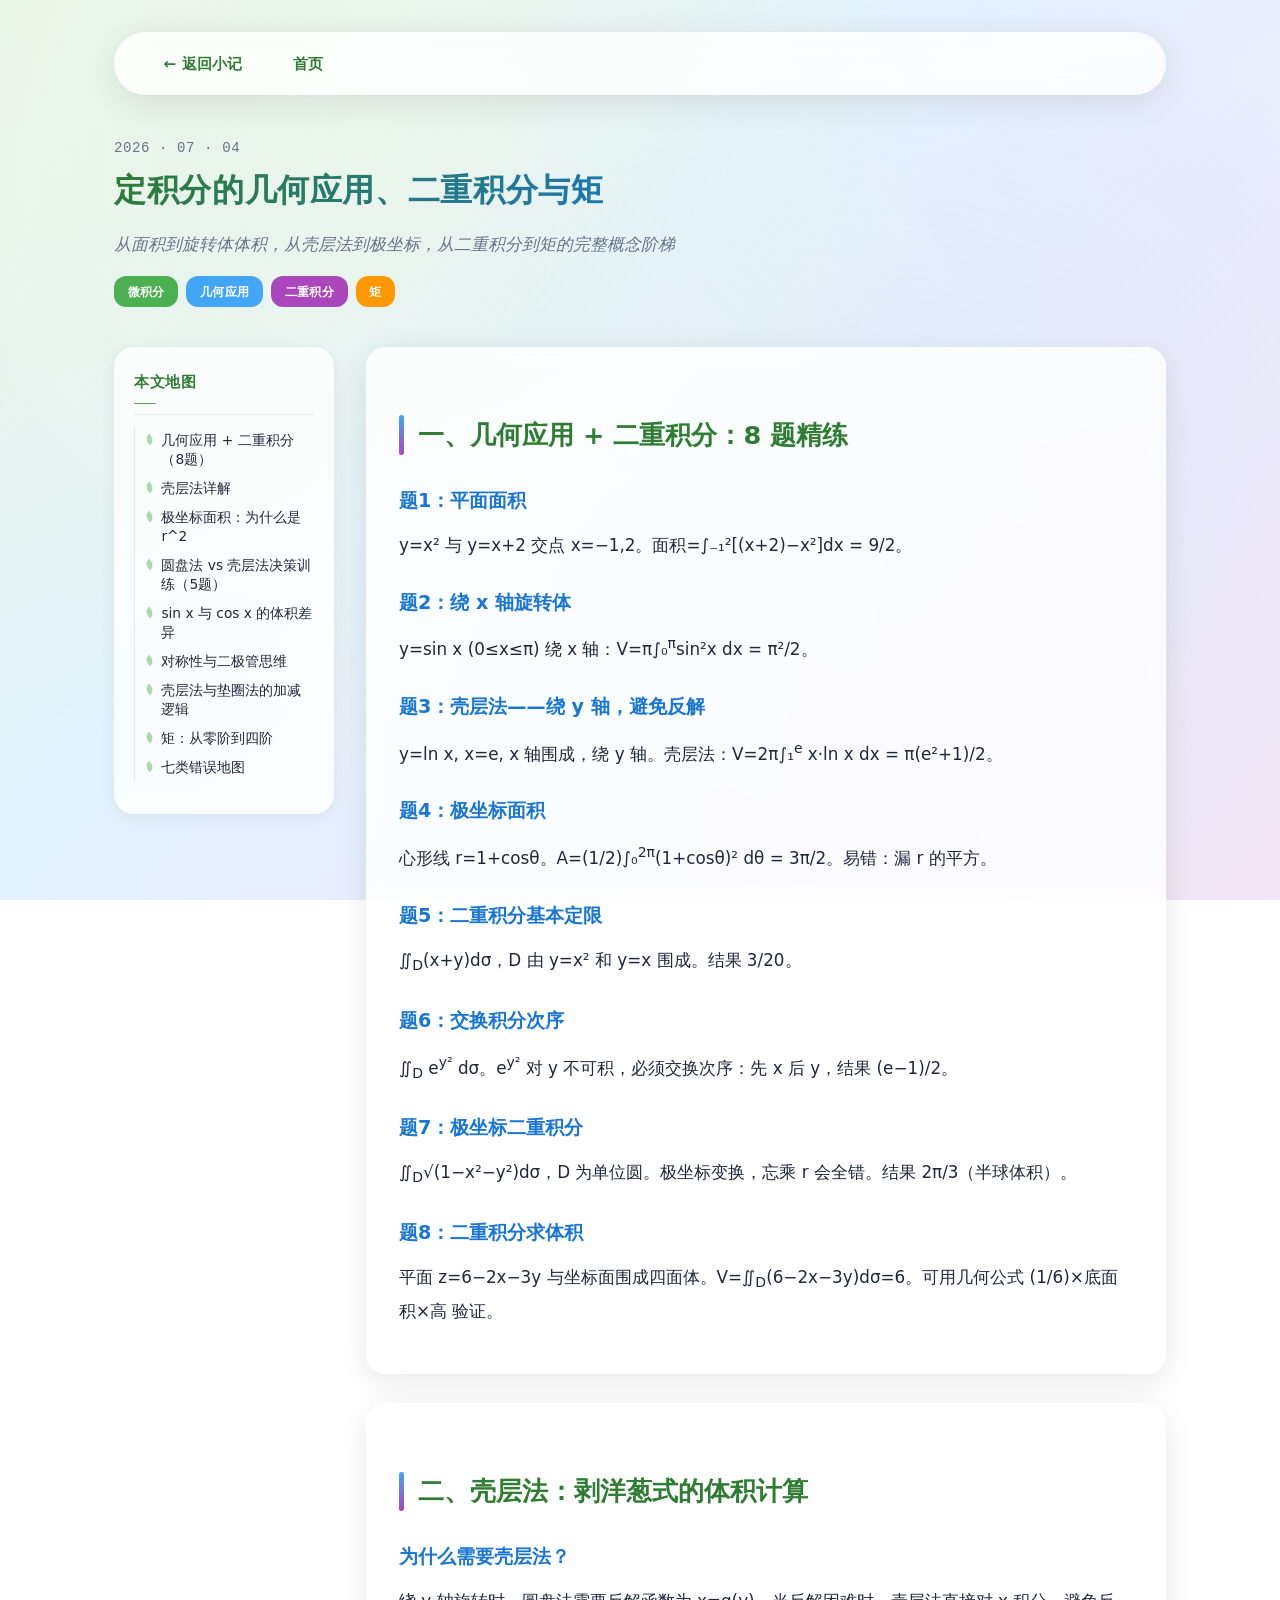
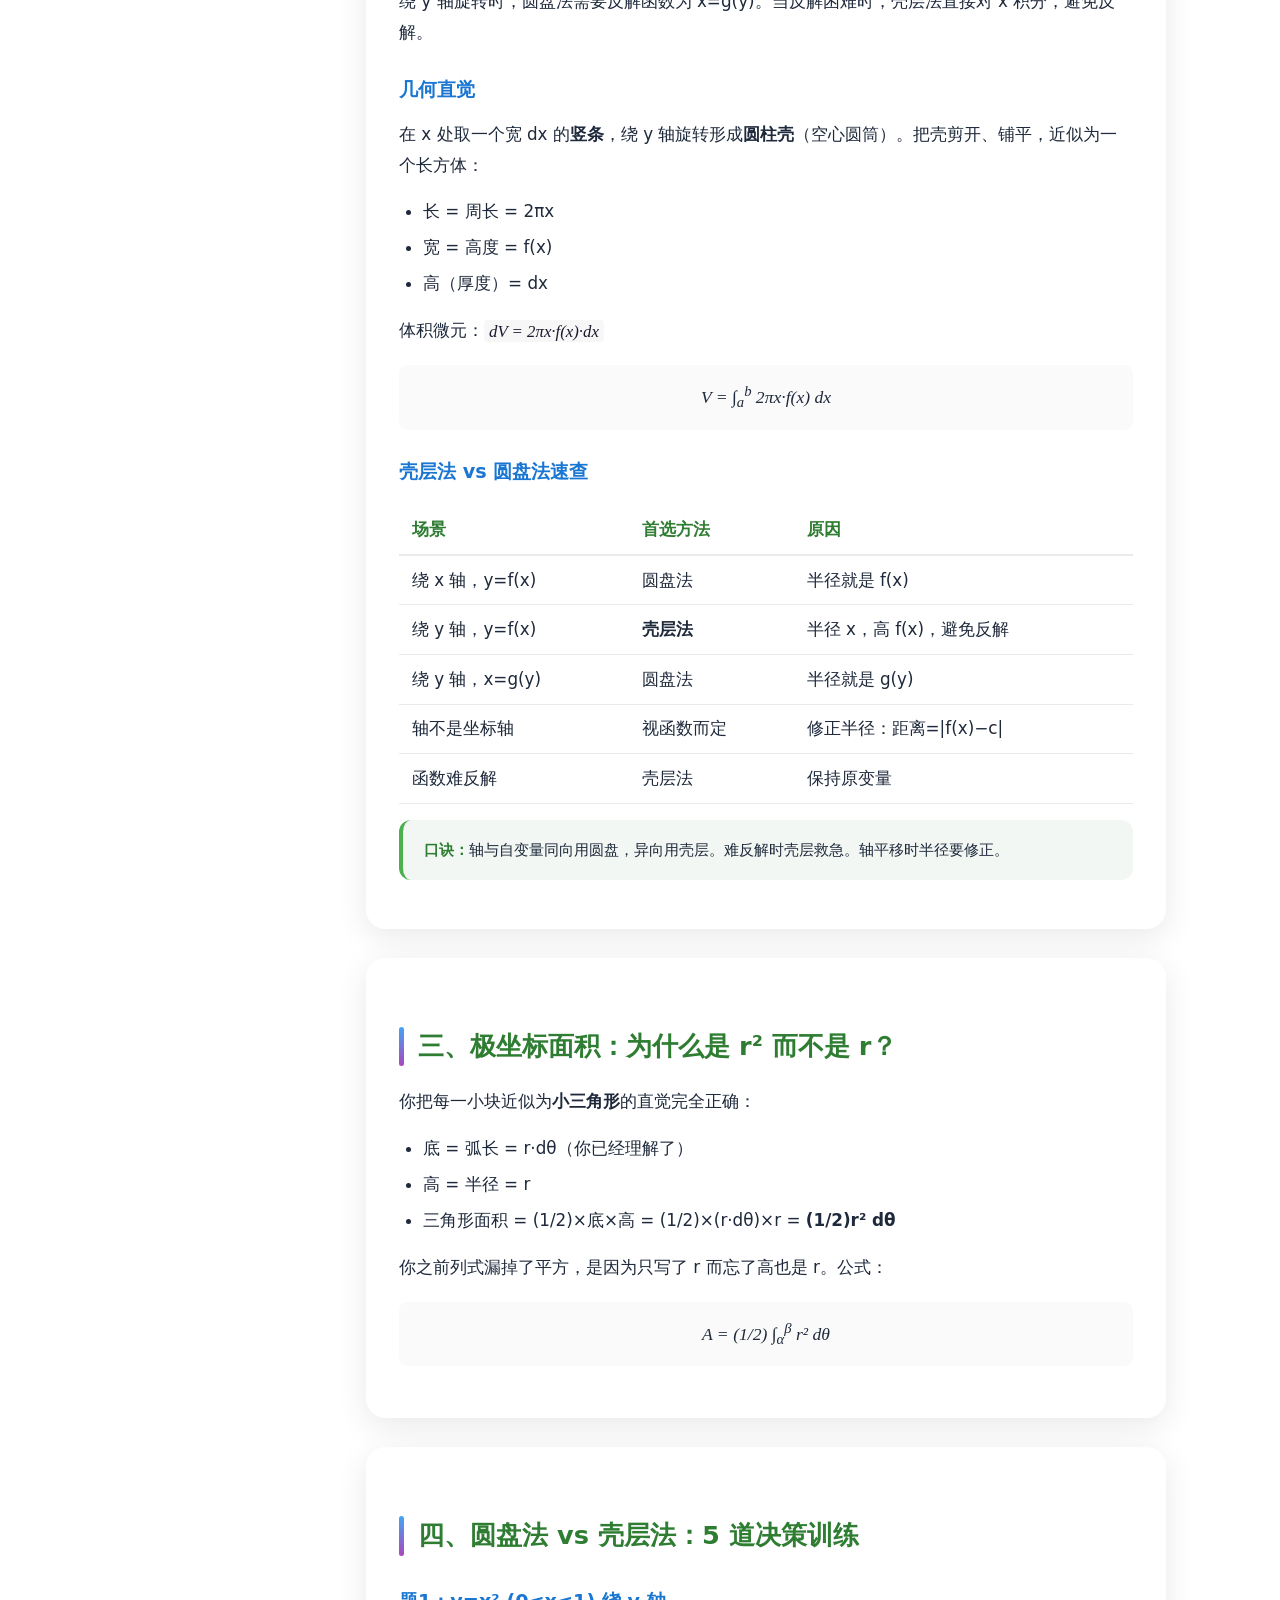
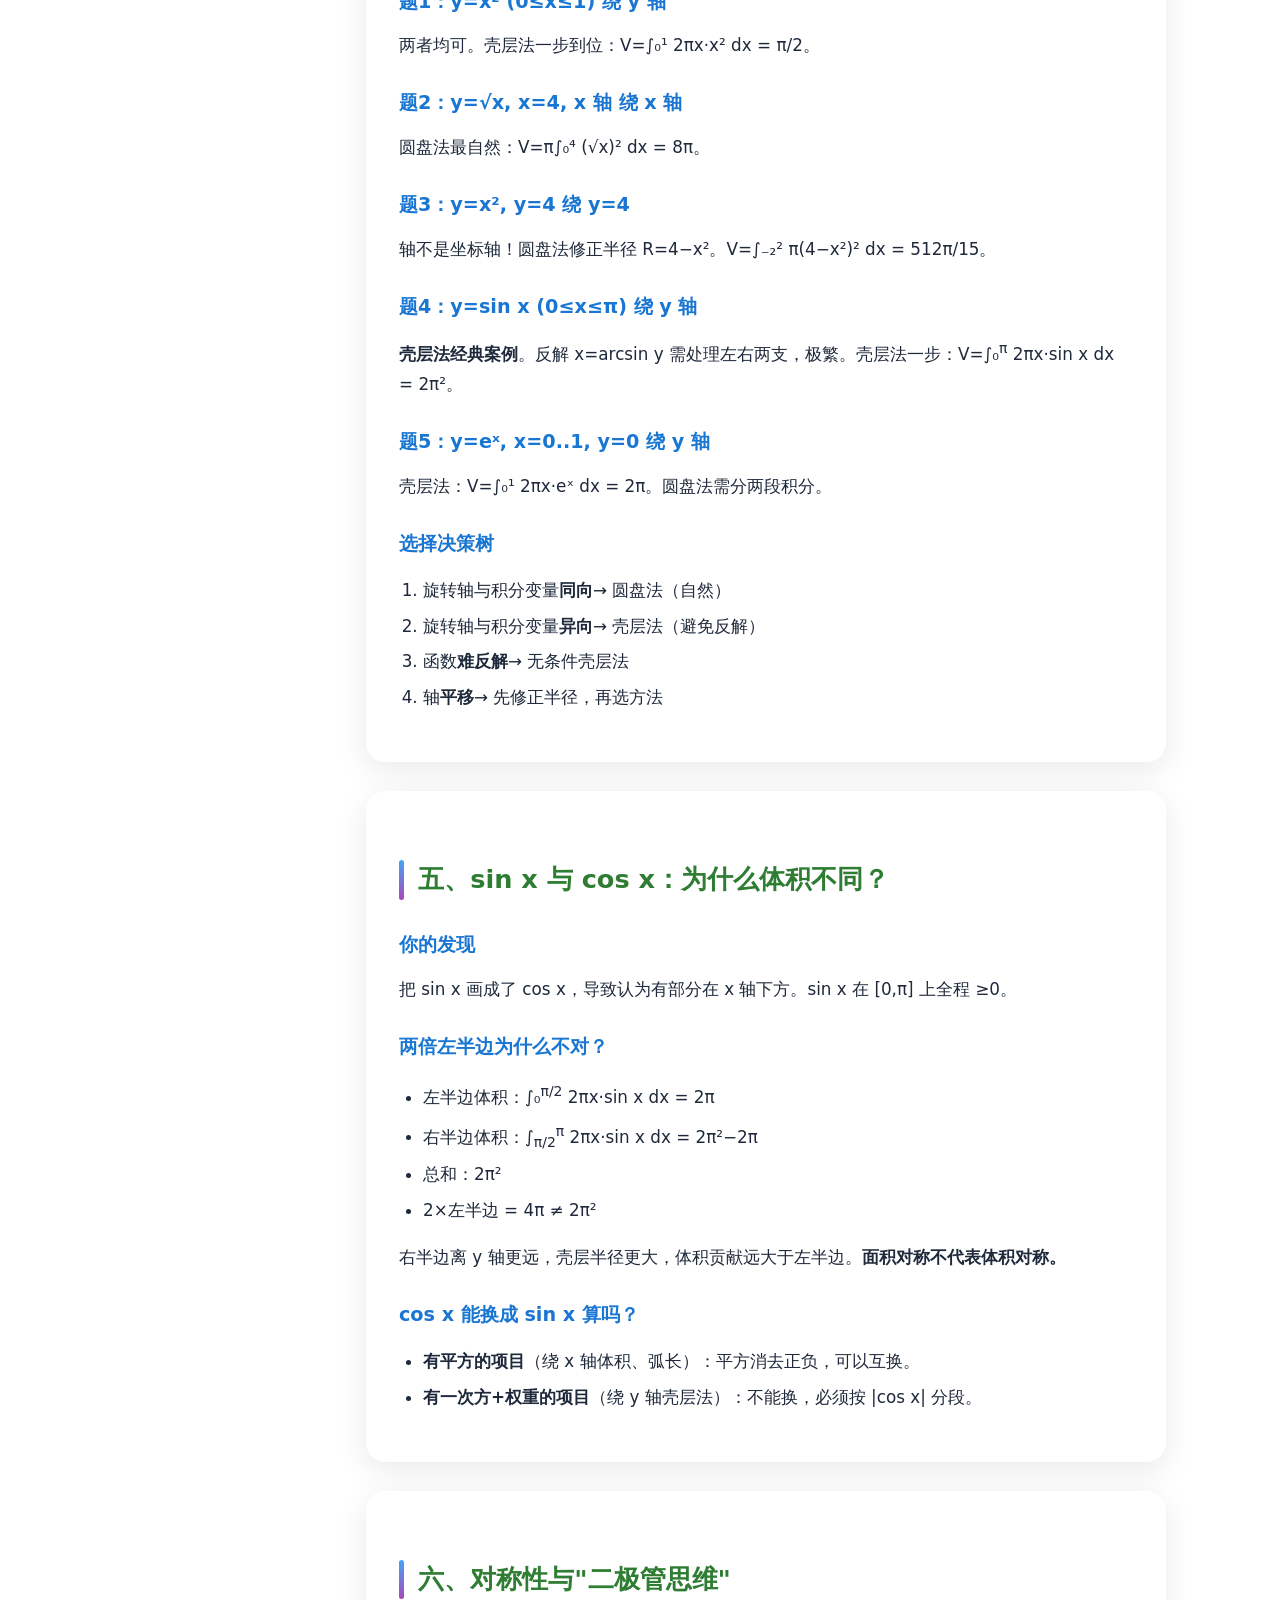
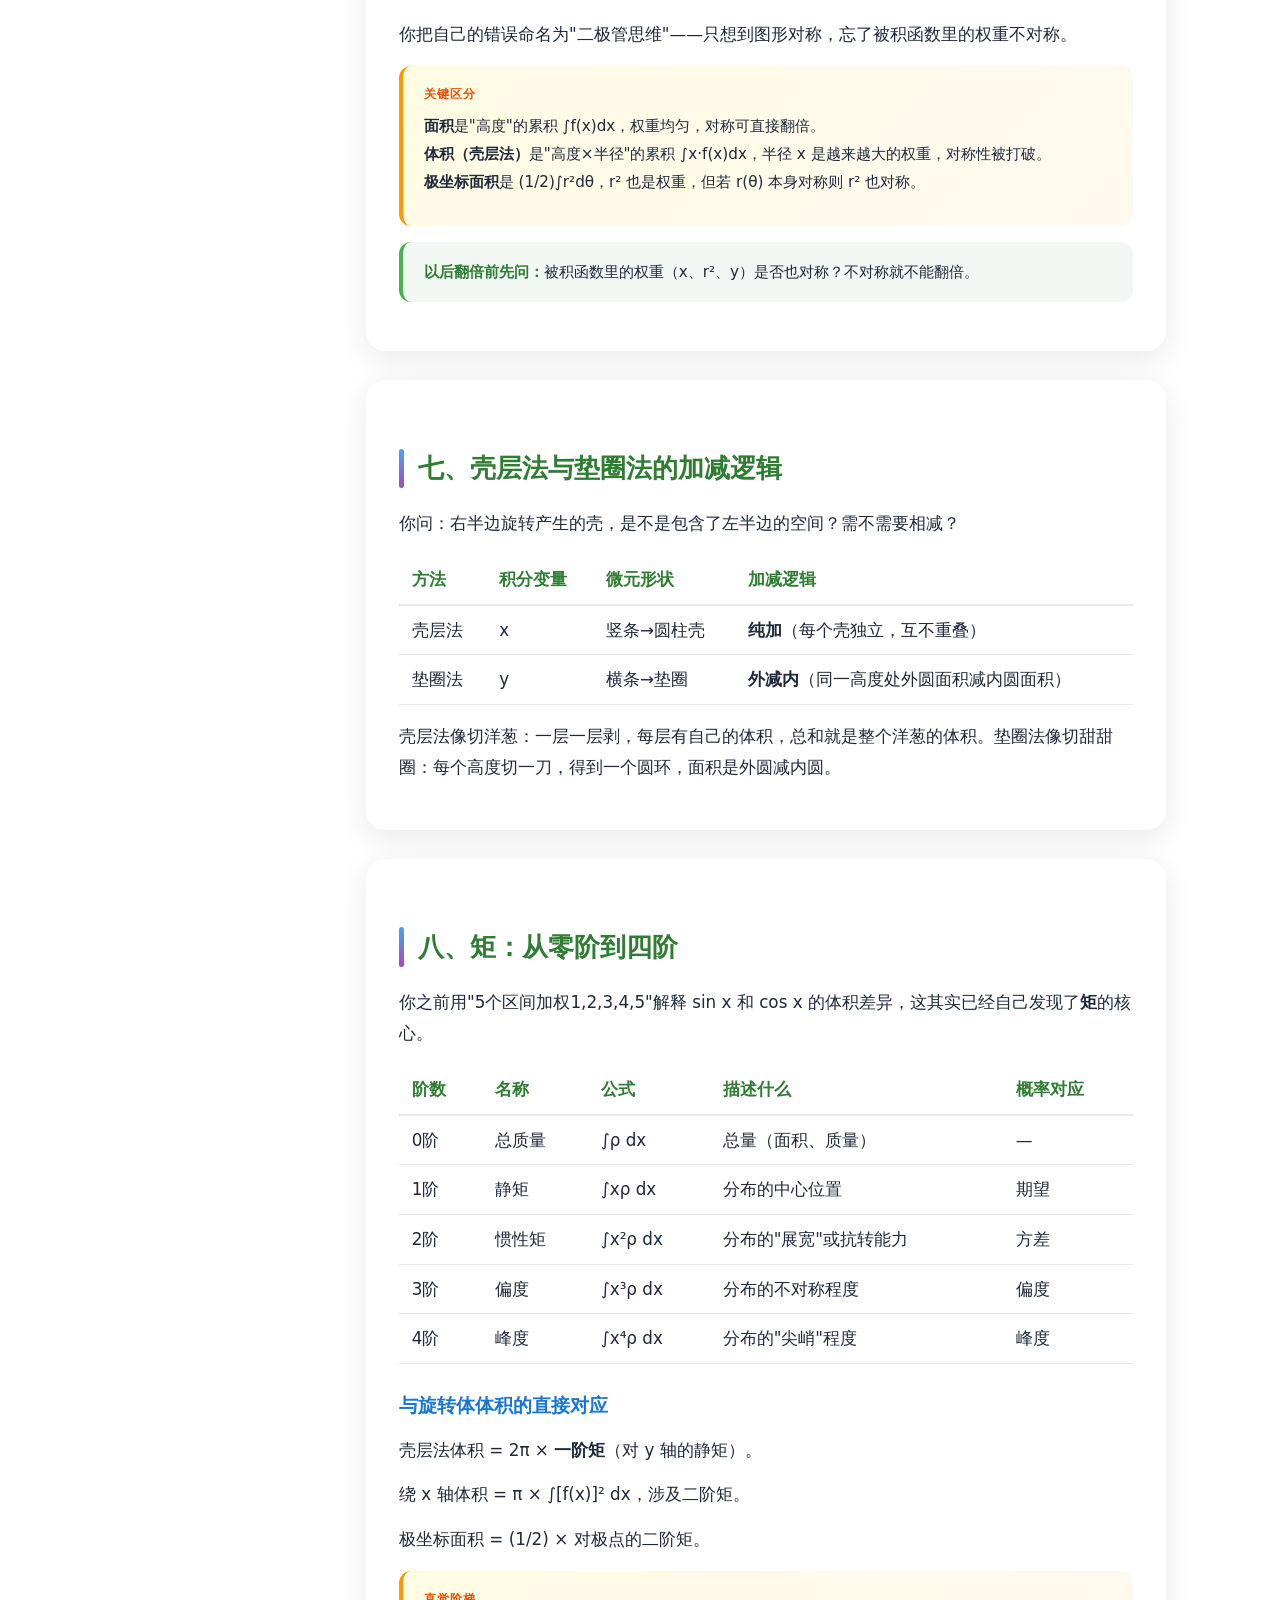
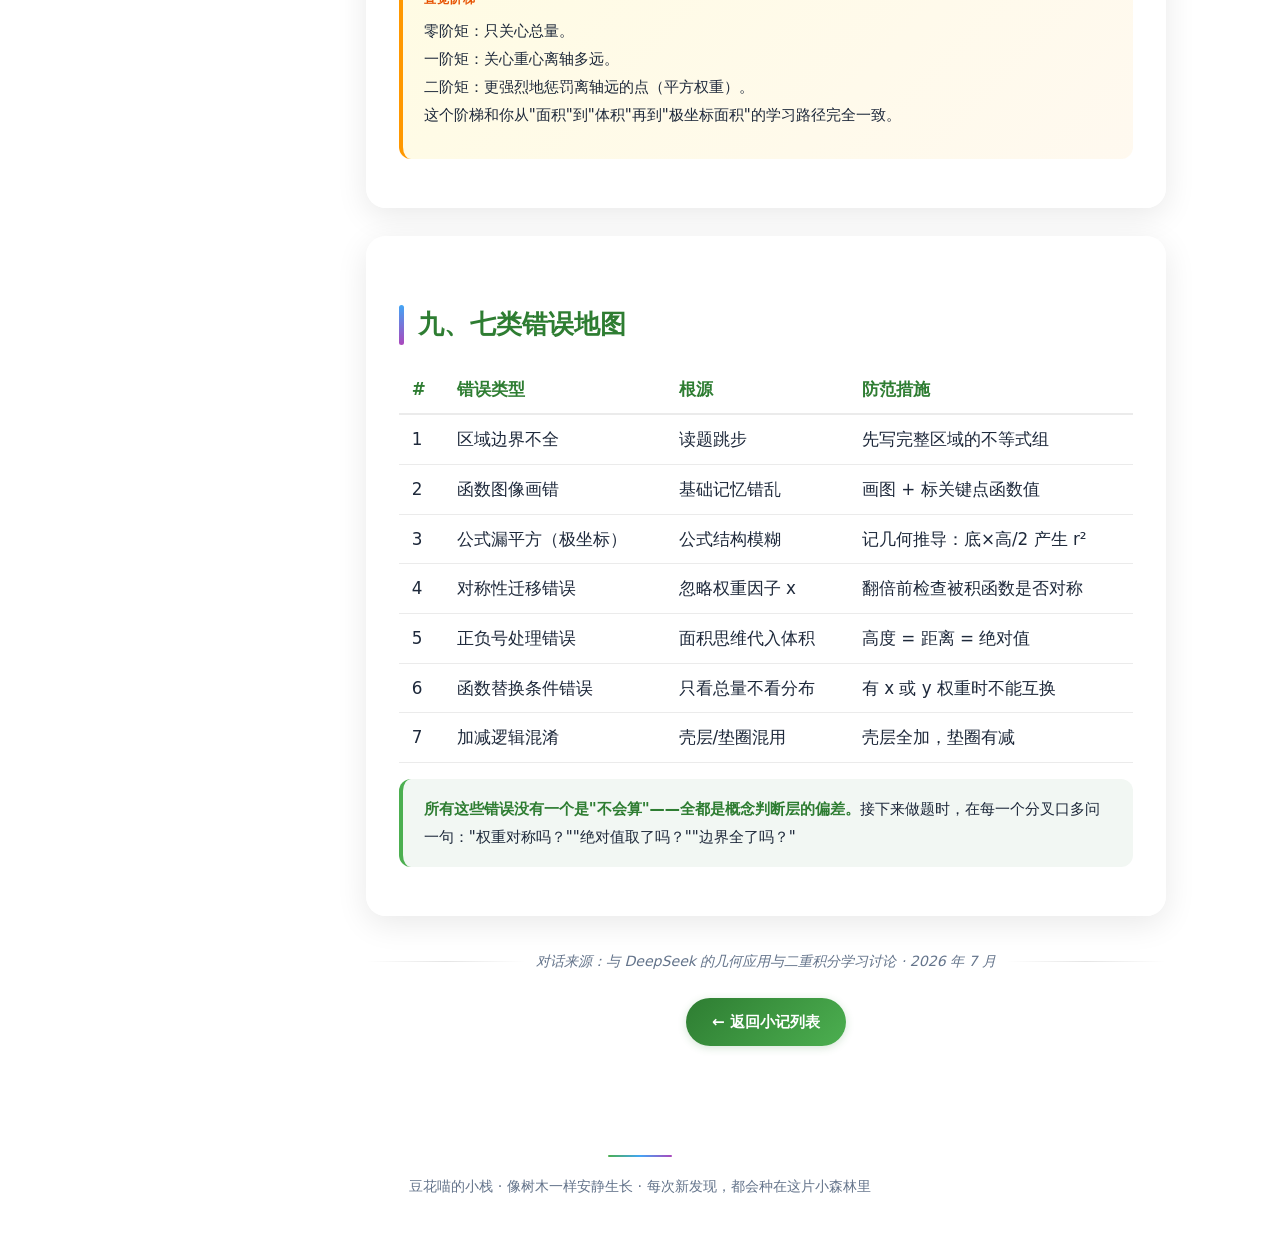
<file: blog/geometric-applications-moments.html>
<!DOCTYPE html>
<html lang="zh-CN">
<head>
<meta charset="UTF-8">
<meta name="viewport" content="width=device-width, initial-scale=1.0">
<title>定积分的几何应用、二重积分与矩 — 豆花喵的小栈</title>
<style>
  :root{--green:#2E7D32;--green-light:#4CAF50;--green-pale:#e8f5e9;--blue:#1976D2;--blue-light:#42A5F5;--blue-pale:#e3f2fd;--purple:#7B1FA2;--purple-light:#AB47BC;--purple-pale:#f3e5f5;--orange:#E65100;--orange-light:#FF9800;--orange-pale:#fff3e0;--text:#1e293b;--text-muted:#64748b;--card-bg:rgba(255,255,255,0.82);--card-border:rgba(255,255,255,0.55);--shadow-sm:0 4px 16px rgba(0,0,0,0.06);--shadow-md:0 8px 32px rgba(0,0,0,0.09);--shadow-lg:0 12px 40px rgba(0,0,0,0.13);--radius-sm:12px;--radius-md:20px;--radius-full:50px;--transition:0.3s cubic-bezier(.4,0,.2,1)}
  *,*::before,*::after{margin:0;padding:0;box-sizing:border-box}
  body{font-family:'Segoe UI','PingFang SC','Noto Serif SC',system-ui,-apple-system,sans-serif;background:linear-gradient(135deg,var(--green-pale) 0%,var(--blue-pale) 40%,var(--purple-pale) 100%) fixed;color:var(--text);min-height:100vh;line-height:1.85;font-size:1.05rem}
  body::before{content:'';position:fixed;inset:0;background:radial-gradient(circle at 30% 20%,rgba(255,255,200,0.22) 0%,transparent 55%),radial-gradient(circle at 70% 60%,rgba(200,230,255,0.20) 0%,transparent 55%);pointer-events:none;z-index:0}
  .container{max-width:1100px;margin:0 auto;padding:2rem 1.5rem 4rem;position:relative;z-index:1}
  .page-layout{display:flex;gap:2rem;align-items:flex-start}
  .sidebar{width:220px;flex-shrink:0;position:sticky;top:6rem}
  .main-content{flex:1;min-width:0}
  nav.top-bar{display:flex;gap:1rem;align-items:center;margin-bottom:2.5rem;background:var(--card-bg);backdrop-filter:blur(12px);-webkit-backdrop-filter:blur(12px);padding:0.7rem 2rem;border-radius:var(--radius-full);box-shadow:var(--shadow-md);position:sticky;top:1rem;z-index:10}
  nav.top-bar a{text-decoration:none;font-weight:600;color:var(--green);padding:0.4rem 1.1rem;border-radius:var(--radius-full);transition:all var(--transition);font-size:0.95rem}
  nav.top-bar a:hover{background:var(--green);color:#fff;box-shadow:0 2px 12px rgba(46,125,50,0.35)}
  nav.top-bar a.back::before{content:'← '}
  .article-header{margin-bottom:2.5rem}
  .article-header .date{font-size:0.88rem;color:var(--text-muted);font-family:'Cascadia Code','Fira Code','Consolas',monospace;letter-spacing:0.04em;margin-bottom:0.5rem}
  .article-header h1{font-size:2rem;margin-bottom:1rem;background:linear-gradient(135deg,var(--green) 0%,var(--blue) 60%,var(--purple) 100%);-webkit-background-clip:text;-webkit-text-fill-color:transparent;background-clip:text;font-weight:800;letter-spacing:0.02em;line-height:1.35}
  .article-header .subtitle{font-size:1.05rem;color:var(--text-muted);font-style:italic}
  .tags{display:flex;gap:0.5rem;flex-wrap:wrap;margin-top:1rem}
  .tag{display:inline-block;padding:0.25rem 0.85rem;border-radius:var(--radius-sm);font-size:0.78rem;font-weight:600;color:#fff;background:var(--green-light);letter-spacing:0.03em}
  .tag.blue{background:var(--blue-light)}.tag.purple{background:var(--purple-light)}.tag.orange{background:var(--orange-light)}
  .card{background:var(--card-bg);backdrop-filter:blur(8px);-webkit-backdrop-filter:blur(8px);border-radius:var(--radius-md);padding:2rem;margin-bottom:1.8rem;box-shadow:var(--shadow-md);border:1px solid var(--card-border);position:relative;overflow:hidden}
  .card::after{content:'';position:absolute;top:0;left:0;right:0;height:3px;background:linear-gradient(90deg,var(--green-light),var(--blue-light),var(--purple-light));opacity:0;transition:opacity var(--transition)}
  .card:hover{transform:translateY(-3px);box-shadow:var(--shadow-lg)}.card:hover::after{opacity:1}
  h2{font-size:1.6rem;margin:2rem 0 1rem;color:var(--green);padding-left:1.2rem;position:relative;font-weight:700}
  h2::before{content:'';position:absolute;left:0;top:0.15em;bottom:0.15em;width:5px;border-radius:3px;background:linear-gradient(180deg,var(--blue-light),var(--purple-light))}
  h3{margin:1.5rem 0 0.7rem;color:var(--blue);font-size:1.2rem;font-weight:700}
  h4{margin:1.2rem 0 0.5rem;color:var(--purple);font-size:1.05rem;font-weight:700;display:flex;align-items:center;gap:0.45rem}
  h4::before{content:'';display:inline-block;width:8px;height:8px;background:var(--purple-light);border-radius:2px;transform:rotate(45deg);flex-shrink:0}
  h5{margin:0.9rem 0 0.4rem;color:var(--text);font-size:0.98rem;font-weight:700}
  p{margin-bottom:0.85rem}ul,ol{padding-left:1.5rem;margin-bottom:0.85rem}li{padding:0.2rem 0;line-height:1.75}
  .math{font-family:'Georgia','Times New Roman','STIX Two Math',serif;font-style:italic;color:#1a1a2e;background:rgba(0,0,0,0.03);padding:0.1em 0.3em;border-radius:4px}
  .math-block{display:block;text-align:center;margin:1.2rem 0;padding:0.8rem 1rem;background:rgba(0,0,0,0.02);border-radius:8px;font-family:'Georgia','Times New Roman','STIX Two Math',serif;font-style:italic;font-size:1.1rem;overflow-x:auto;white-space:nowrap}
  .key-point{background:rgba(46,125,50,0.06);padding:1rem 1.3rem;border-radius:var(--radius-sm);border-left:4px solid var(--green-light);margin:1rem 0;font-size:0.95rem}
  .key-point strong{color:var(--green)}
  .insight-box{background:linear-gradient(135deg,rgba(255,248,200,0.5),rgba(255,243,224,0.5));padding:1rem 1.3rem;border-radius:var(--radius-sm);border-left:4px solid var(--orange-light);margin:1rem 0;font-size:0.95rem}
  .insight-box .label{font-weight:700;color:var(--orange);text-transform:uppercase;letter-spacing:0.08em;font-size:0.78rem;margin-bottom:0.4rem}
  blockquote{border-left:4px solid var(--purple-light);margin:1rem 0;padding:0.6rem 1.2rem;background:rgba(123,31,162,0.04);border-radius:0 var(--radius-sm) var(--radius-sm) 0;color:var(--text-muted);font-style:italic}
  .toc{background:var(--card-bg);backdrop-filter:blur(8px);border-radius:var(--radius-md);padding:1.3rem 1.2rem 1.1rem;margin-bottom:0;box-shadow:var(--shadow-sm);border:1px solid var(--card-border)}
  .toc h3{margin-top:0;color:var(--green);font-size:0.92rem;font-weight:700;letter-spacing:0.04em;padding-bottom:0.6rem;margin-bottom:0.7rem;border-bottom:1px solid rgba(46,125,50,0.1)}
  .toc h3::after{content:'';display:block;width:22px;height:1.5px;background:var(--green-light);margin-top:0.45rem;border-radius:1px}
  .toc ol{padding-left:0.6rem;list-style:none;border-left:1px solid rgba(46,125,50,0.12)}
  .toc li{padding:0.3rem 0 0.3rem 0.1rem;line-height:1.4;font-size:0.86rem;position:relative;display:flex;align-items:flex-start;gap:0.5rem}
  .toc li::before{content:'';display:block;width:7px;height:9px;background:var(--green-light);border-radius:80% 0 80% 0;transform:rotate(-40deg);flex-shrink:0;opacity:0.45;transition:all var(--transition);margin-top:0.25rem}
  .toc li:hover::before{opacity:0.85;transform:rotate(-40deg) scale(1.2);background:var(--green)}
  .toc li:has(a.active)::before{opacity:1;background:var(--green);box-shadow:0 0 5px rgba(46,125,50,0.25)}
  .toc a{color:var(--text);text-decoration:none;transition:color 0.2s}.toc a:hover{color:var(--green)}.toc a.active{color:var(--green);font-weight:700}
  .table-wrap{overflow-x:auto;margin:1rem 0}table{width:100%;border-collapse:collapse}th,td{padding:0.55rem 0.8rem;text-align:left;border-bottom:1px solid rgba(0,0,0,0.08)}th{font-weight:700;color:var(--green);border-bottom-width:2px}
  .err-tag{display:inline-block;padding:0.15rem 0.55rem;border-radius:6px;font-size:0.75rem;font-weight:700;color:#fff;background:#c62828;margin-right:0.3rem;vertical-align:middle}
  .step-list{list-style:none;padding:0;counter-reset:step}
  .step-list li{counter-increment:step;padding:0.4rem 0 0.4rem 2.2rem;position:relative;line-height:1.7}
  .step-list li::before{content:counter(step);position:absolute;left:0;top:0.45rem;width:1.5rem;height:1.5rem;background:var(--green-light);color:#fff;border-radius:50%;font-size:0.78rem;font-weight:700;text-align:center;line-height:1.5rem}
  .ornament{display:flex;align-items:center;gap:0.6rem;margin:2rem 0 1rem;color:var(--text-muted);font-size:0.88rem;font-style:italic}
  .ornament::before,.ornament::after{content:'';flex:1;height:1px;background:linear-gradient(90deg,transparent,rgba(0,0,0,0.1),transparent)}
  footer{text-align:center;padding:2rem 1rem 2.5rem;color:var(--text-muted);font-size:0.9rem;position:relative;z-index:1}
  footer::before{content:'';display:block;width:64px;height:2px;background:linear-gradient(90deg,var(--green-light),var(--blue-light),var(--purple-light));margin:0 auto 1rem;border-radius:1px}
  .btn{display:inline-flex;align-items:center;gap:0.5rem;background:linear-gradient(135deg,var(--green),var(--green-light));color:#fff;padding:0.6rem 1.6rem;border-radius:var(--radius-full);text-decoration:none;font-weight:600;font-size:0.95rem;transition:all var(--transition);border:none;cursor:pointer;box-shadow:0 2px 8px rgba(46,125,50,0.2)}
  .btn:hover{transform:translateY(-2px);box-shadow:0 6px 20px rgba(46,125,50,0.35)}
  @media(max-width:860px){.page-layout{flex-direction:column}.sidebar{width:100%;position:static}.toc ol{display:flex;flex-wrap:wrap;gap:0.3rem 1rem;padding-left:0;list-style:none;border-left:none}.toc li{font-size:0.85rem}.toc li::before{display:none}}
  @media(max-width:600px){.container{padding:1rem 1rem 2rem}.article-header h1{font-size:1.5rem}h2{font-size:1.3rem}.card{padding:1.2rem}nav.top-bar{gap:0.3rem;padding:0.5rem 0.8rem}}
</style>
</head>
<body>
<div class="container">
  <nav class="top-bar"><a href="../index.html#blog" class="back">返回小记</a><a href="../index.html">首页</a></nav>
  <header class="article-header">
    <p class="date">2026 · 07 · 04</p>
    <h1>定积分的几何应用、二重积分与矩</h1>
    <p class="subtitle">从面积到旋转体体积，从壳层法到极坐标，从二重积分到矩的完整概念阶梯</p>
    <div class="tags"><span class="tag">微积分</span><span class="tag blue">几何应用</span><span class="tag purple">二重积分</span><span class="tag orange">矩</span></div>
  </header>

  <div class="page-layout">
  <aside class="sidebar">
    <nav class="toc" aria-label="文章目录">
      <h3>本文地图</h3>
      <ol>
        <li><a href="#s1">几何应用 + 二重积分（8题）</a></li>
        <li><a href="#s2">壳层法详解</a></li>
        <li><a href="#s3">极坐标面积：为什么是 r^2</a></li>
        <li><a href="#s4">圆盘法 vs 壳层法决策训练（5题）</a></li>
        <li><a href="#s5">sin x 与 cos x 的体积差异</a></li>
        <li><a href="#s6">对称性与二极管思维</a></li>
        <li><a href="#s7">壳层法与垫圈法的加减逻辑</a></li>
        <li><a href="#s8">矩：从零阶到四阶</a></li>
        <li><a href="#s9">七类错误地图</a></li>
      </ol>
    </nav>
  </aside>
  <div class="main-content">

  <!-- Section 1 -->
  <section id="s1" class="card">
    <h2>一、几何应用 + 二重积分：8 题精练</h2>

    <h3>题1：平面面积</h3>
    <p>y=x² 与 y=x+2 交点 x=−1,2。面积=∫₋₁²[(x+2)−x²]dx = 9/2。</p>

    <h3>题2：绕 x 轴旋转体</h3>
    <p>y=sin x (0≤x≤π) 绕 x 轴：V=π∫₀<sup>π</sup>sin²x dx = π²/2。</p>

    <h3>题3：壳层法——绕 y 轴，避免反解</h3>
    <p>y=ln x, x=e, x 轴围成，绕 y 轴。壳层法：V=2π∫₁<sup>e</sup> x·ln x dx = π(e²+1)/2。</p>

    <h3>题4：极坐标面积</h3>
    <p>心形线 r=1+cosθ。A=(1/2)∫₀<sup>2π</sup>(1+cosθ)² dθ = 3π/2。易错：漏 r 的平方。</p>

    <h3>题5：二重积分基本定限</h3>
    <p>∬<sub>D</sub>(x+y)dσ，D 由 y=x² 和 y=x 围成。结果 3/20。</p>

    <h3>题6：交换积分次序</h3>
    <p>∬<sub>D</sub> e<sup>y²</sup> dσ。e<sup>y²</sup> 对 y 不可积，必须交换次序：先 x 后 y，结果 (e−1)/2。</p>

    <h3>题7：极坐标二重积分</h3>
    <p>∬<sub>D</sub>√(1−x²−y²)dσ，D 为单位圆。极坐标变换，忘乘 r 会全错。结果 2π/3（半球体积）。</p>

    <h3>题8：二重积分求体积</h3>
    <p>平面 z=6−2x−3y 与坐标面围成四面体。V=∬<sub>D</sub>(6−2x−3y)dσ=6。可用几何公式 (1/6)×底面积×高 验证。</p>
  </section>

  <!-- Section 2 -->
  <section id="s2" class="card">
    <h2>二、壳层法：剥洋葱式的体积计算</h2>

    <h3>为什么需要壳层法？</h3>
    <p>绕 y 轴旋转时，圆盘法需要反解函数为 x=g(y)。当反解困难时，壳层法直接对 x 积分，避免反解。</p>

    <h3>几何直觉</h3>
    <p>在 x 处取一个宽 dx 的<strong>竖条</strong>，绕 y 轴旋转形成<strong>圆柱壳</strong>（空心圆筒）。把壳剪开、铺平，近似为一个长方体：</p>
    <ul>
      <li>长 = 周长 = 2πx</li>
      <li>宽 = 高度 = f(x)</li>
      <li>高（厚度）= dx</li>
    </ul>
    <p>体积微元：<span class="math">dV = 2πx·f(x)·dx</span></p>
    <p class="math-block">V = ∫<sub>a</sub><sup>b</sup> 2πx·f(x) dx</p>

    <h3>壳层法 vs 圆盘法速查</h3>
    <div class="table-wrap"><table>
      <tr><th>场景</th><th>首选方法</th><th>原因</th></tr>
      <tr><td>绕 x 轴，y=f(x)</td><td>圆盘法</td><td>半径就是 f(x)</td></tr>
      <tr><td>绕 y 轴，y=f(x)</td><td><strong>壳层法</strong></td><td>半径 x，高 f(x)，避免反解</td></tr>
      <tr><td>绕 y 轴，x=g(y)</td><td>圆盘法</td><td>半径就是 g(y)</td></tr>
      <tr><td>轴不是坐标轴</td><td>视函数而定</td><td>修正半径：距离=|f(x)−c|</td></tr>
      <tr><td>函数难反解</td><td>壳层法</td><td>保持原变量</td></tr>
    </table></div>

    <div class="key-point"><strong>口诀：</strong>轴与自变量同向用圆盘，异向用壳层。难反解时壳层救急。轴平移时半径要修正。</div>
  </section>

  <!-- Section 3 -->
  <section id="s3" class="card">
    <h2>三、极坐标面积：为什么是 r² 而不是 r？</h2>

    <p>你把每一小块近似为<strong>小三角形</strong>的直觉完全正确：</p>
    <ul>
      <li>底 = 弧长 = r·dθ（你已经理解了）</li>
      <li>高 = 半径 = r</li>
      <li>三角形面积 = (1/2)×底×高 = (1/2)×(r·dθ)×r = <strong>(1/2)r² dθ</strong></li>
    </ul>
    <p>你之前列式漏掉了平方，是因为只写了 r 而忘了高也是 r。公式：</p>
    <p class="math-block">A = (1/2) ∫<sub>α</sub><sup>β</sup> r² dθ</p>
  </section>

  <!-- Section 4 -->
  <section id="s4" class="card">
    <h2>四、圆盘法 vs 壳层法：5 道决策训练</h2>

    <h3>题1：y=x² (0≤x≤1) 绕 y 轴</h3>
    <p>两者均可。壳层法一步到位：V=∫₀¹ 2πx·x² dx = π/2。</p>

    <h3>题2：y=√x, x=4, x 轴 绕 x 轴</h3>
    <p>圆盘法最自然：V=π∫₀⁴ (√x)² dx = 8π。</p>

    <h3>题3：y=x², y=4 绕 y=4</h3>
    <p>轴不是坐标轴！圆盘法修正半径 R=4−x²。V=∫₋₂² π(4−x²)² dx = 512π/15。</p>

    <h3>题4：y=sin x (0≤x≤π) 绕 y 轴</h3>
    <p><strong>壳层法经典案例</strong>。反解 x=arcsin y 需处理左右两支，极繁。壳层法一步：V=∫₀<sup>π</sup> 2πx·sin x dx = 2π²。</p>

    <h3>题5：y=eˣ, x=0..1, y=0 绕 y 轴</h3>
    <p>壳层法：V=∫₀¹ 2πx·eˣ dx = 2π。圆盘法需分两段积分。</p>

    <h3>选择决策树</h3>
    <ol>
      <li>旋转轴与积分变量<strong>同向</strong>→ 圆盘法（自然）</li>
      <li>旋转轴与积分变量<strong>异向</strong>→ 壳层法（避免反解）</li>
      <li>函数<strong>难反解</strong>→ 无条件壳层法</li>
      <li>轴<strong>平移</strong>→ 先修正半径，再选方法</li>
    </ol>
  </section>

  <!-- Section 5 -->
  <section id="s5" class="card">
    <h2>五、sin x 与 cos x：为什么体积不同？</h2>

    <h3>你的发现</h3>
    <p>把 sin x 画成了 cos x，导致认为有部分在 x 轴下方。sin x 在 [0,π] 上全程 ≥0。</p>

    <h3>两倍左半边为什么不对？</h3>
    <ul>
      <li>左半边体积：∫₀<sup>π/2</sup> 2πx·sin x dx = 2π</li>
      <li>右半边体积：∫<sub>π/2</sub><sup>π</sup> 2πx·sin x dx = 2π²−2π</li>
      <li>总和：2π²</li>
      <li>2×左半边 = 4π ≠ 2π²</li>
    </ul>
    <p>右半边离 y 轴更远，壳层半径更大，体积贡献远大于左半边。<strong>面积对称不代表体积对称。</strong></p>

    <h3>cos x 能换成 sin x 算吗？</h3>
    <ul>
      <li><strong>有平方的项目</strong>（绕 x 轴体积、弧长）：平方消去正负，可以互换。</li>
      <li><strong>有一次方+权重的项目</strong>（绕 y 轴壳层法）：不能换，必须按 |cos x| 分段。</li>
    </ul>
  </section>

  <!-- Section 6 -->
  <section id="s6" class="card">
    <h2>六、对称性与"二极管思维"</h2>

    <p>你把自己的错误命名为"二极管思维"——只想到图形对称，忘了被积函数里的权重不对称。</p>

    <div class="insight-box">
      <div class="label">关键区分</div>
      <p><strong>面积</strong>是"高度"的累积 ∫f(x)dx，权重均匀，对称可直接翻倍。<br>
      <strong>体积（壳层法）</strong>是"高度×半径"的累积 ∫x·f(x)dx，半径 x 是越来越大的权重，对称性被打破。<br>
      <strong>极坐标面积</strong>是 (1/2)∫r²dθ，r² 也是权重，但若 r(θ) 本身对称则 r² 也对称。</p>
    </div>

    <div class="key-point"><strong>以后翻倍前先问：</strong>被积函数里的权重（x、r²、y）是否也对称？不对称就不能翻倍。</div>
  </section>

  <!-- Section 7 -->
  <section id="s7" class="card">
    <h2>七、壳层法与垫圈法的加减逻辑</h2>

    <p>你问：右半边旋转产生的壳，是不是包含了左半边的空间？需不需要相减？</p>

    <div class="table-wrap"><table>
      <tr><th>方法</th><th>积分变量</th><th>微元形状</th><th>加减逻辑</th></tr>
      <tr><td>壳层法</td><td>x</td><td>竖条→圆柱壳</td><td><strong>纯加</strong>（每个壳独立，互不重叠）</td></tr>
      <tr><td>垫圈法</td><td>y</td><td>横条→垫圈</td><td><strong>外减内</strong>（同一高度处外圆面积减内圆面积）</td></tr>
    </table></div>

    <p>壳层法像切洋葱：一层一层剥，每层有自己的体积，总和就是整个洋葱的体积。垫圈法像切甜甜圈：每个高度切一刀，得到一个圆环，面积是外圆减内圆。</p>
  </section>

  <!-- Section 8 -->
  <section id="s8" class="card">
    <h2>八、矩：从零阶到四阶</h2>

    <p>你之前用"5个区间加权1,2,3,4,5"解释 sin x 和 cos x 的体积差异，这其实已经自己发现了<strong>矩</strong>的核心。</p>

    <div class="table-wrap"><table>
      <tr><th>阶数</th><th>名称</th><th>公式</th><th>描述什么</th><th>概率对应</th></tr>
      <tr><td>0阶</td><td>总质量</td><td>∫ρ dx</td><td>总量（面积、质量）</td><td>—</td></tr>
      <tr><td>1阶</td><td>静矩</td><td>∫xρ dx</td><td>分布的中心位置</td><td>期望</td></tr>
      <tr><td>2阶</td><td>惯性矩</td><td>∫x²ρ dx</td><td>分布的"展宽"或抗转能力</td><td>方差</td></tr>
      <tr><td>3阶</td><td>偏度</td><td>∫x³ρ dx</td><td>分布的不对称程度</td><td>偏度</td></tr>
      <tr><td>4阶</td><td>峰度</td><td>∫x⁴ρ dx</td><td>分布的"尖峭"程度</td><td>峰度</td></tr>
    </table></div>

    <h3>与旋转体体积的直接对应</h3>
    <p>壳层法体积 = 2π × <strong>一阶矩</strong>（对 y 轴的静矩）。</p>
    <p>绕 x 轴体积 = π × ∫[f(x)]² dx，涉及二阶矩。</p>
    <p>极坐标面积 = (1/2) × 对极点的二阶矩。</p>

    <div class="insight-box">
      <div class="label">直觉阶梯</div>
      <p>零阶矩：只关心总量。<br>一阶矩：关心重心离轴多远。<br>二阶矩：更强烈地惩罚离轴远的点（平方权重）。<br>这个阶梯和你从"面积"到"体积"再到"极坐标面积"的学习路径完全一致。</p>
    </div>
  </section>

  <!-- Section 9 -->
  <section id="s9" class="card">
    <h2>九、七类错误地图</h2>

    <div class="table-wrap"><table>
      <tr><th>#</th><th>错误类型</th><th>根源</th><th>防范措施</th></tr>
      <tr><td>1</td><td>区域边界不全</td><td>读题跳步</td><td>先写完整区域的不等式组</td></tr>
      <tr><td>2</td><td>函数图像画错</td><td>基础记忆错乱</td><td>画图 + 标关键点函数值</td></tr>
      <tr><td>3</td><td>公式漏平方（极坐标）</td><td>公式结构模糊</td><td>记几何推导：底×高/2 产生 r²</td></tr>
      <tr><td>4</td><td>对称性迁移错误</td><td>忽略权重因子 x</td><td>翻倍前检查被积函数是否对称</td></tr>
      <tr><td>5</td><td>正负号处理错误</td><td>面积思维代入体积</td><td>高度 = 距离 = 绝对值</td></tr>
      <tr><td>6</td><td>函数替换条件错误</td><td>只看总量不看分布</td><td>有 x 或 y 权重时不能互换</td></tr>
      <tr><td>7</td><td>加减逻辑混淆</td><td>壳层/垫圈混用</td><td>壳层全加，垫圈有减</td></tr>
    </table></div>

    <div class="key-point"><strong>所有这些错误没有一个是"不会算"——全都是概念判断层的偏差。</strong>接下来做题时，在每一个分叉口多问一句："权重对称吗？""绝对值取了吗？""边界全了吗？"</div>
  </section>

  <div class="ornament">对话来源：与 DeepSeek 的几何应用与二重积分学习讨论 · 2026 年 7 月</div>
  <p style="text-align:center;margin-top:1.5rem;"><a href="../index.html#blog" class="btn">← 返回小记列表</a></p>

  </div></div>
</div>
<footer>豆花喵的小栈 · 像树木一样安静生长 · 每次新发现，都会种在这片小森林里</footer>
<script>(function(){var links=document.querySelectorAll('.toc a');var sections=[];for(var i=0;i<links.length;i++){var id=links[i].getAttribute('href').replace('#','');var el=document.getElementById(id);if(el)sections.push({link:links[i],section:el})}function onScroll(){var scrollY=window.scrollY+120;var current=null;for(var i=0;i<sections.length;i++){if(sections[i].section.offsetTop<=scrollY)current=sections[i].link}for(var j=0;j<links.length;j++)links[j].classList.remove('active');if(current)current.classList.add('active')}window.addEventListener('scroll',onScroll,{passive:true});onScroll()})();</script>
</body>
</html>
</file>
